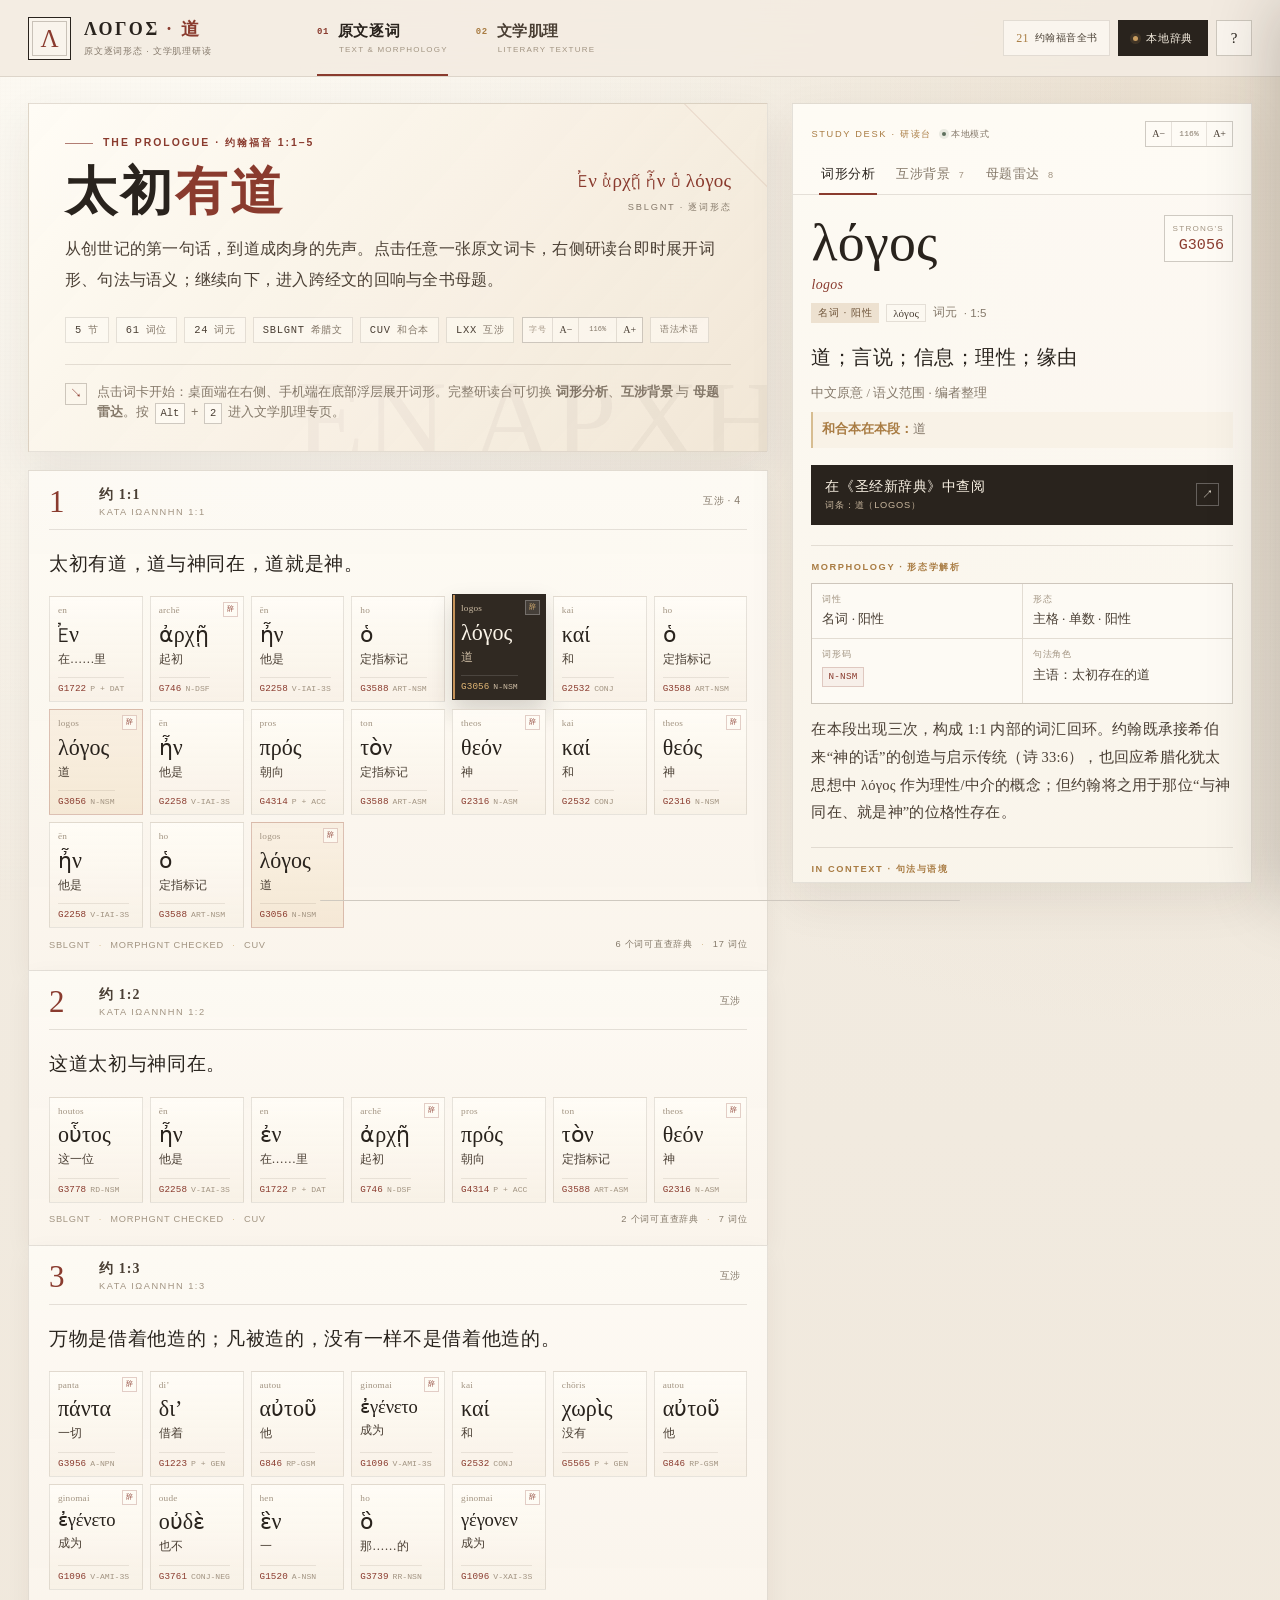
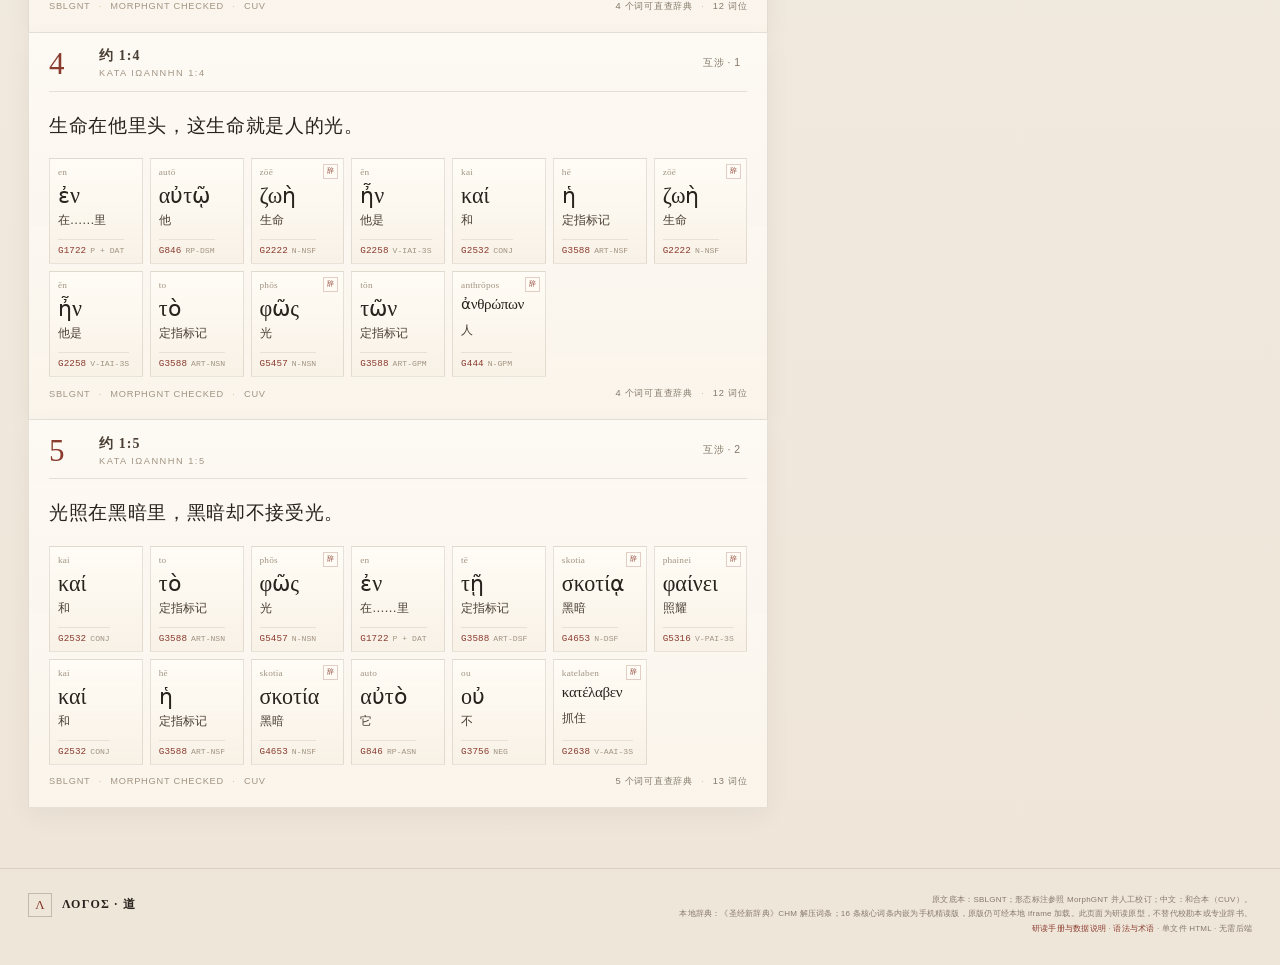
<file: index.html>
<!DOCTYPE html>
<html lang="zh-CN">
<head>
<meta charset="UTF-8">
<meta name="viewport" content="width=device-width, initial-scale=1.0">
<meta name="color-scheme" content="light">
<meta name="description" content="在本地浏览器运行的圣经原文逐词形态分析与文学肌理研读原型：约翰福音 1:1–5、SBLGNT 希腊文、Strong's、互涉背景、母题雷达，以及支持手机离线阅读的《圣经新辞典》16 条内嵌精读。">
<link rel="icon" href="data:image/svg+xml,%3Csvg xmlns='http://www.w3.org/2000/svg' viewBox='0 0 64 64'%3E%3Crect width='64' height='64' fill='%23f1eadf'/%3E%3Cpath d='M20 14 L32 50 L44 14' fill='none' stroke='%238a3b2e' stroke-width='3'/%3E%3C/svg%3E">
<title>ΛΟΓΟΣ · 道 — 圣经原文逐词形态分析与文学肌理研读</title>
<style>
/* ============================================================
   ΛΟΓΟΣ · 道
   单文件本地研读原型
   学术米色 / 原文衬线 / 双视图 / 本地辞典抽屉
   ============================================================ */
:root{
  --paper:#f1eadf;
  --paper-deep:#e8ddcd;
  --card:#fbf7ef;
  --card-bright:#fdfaf4;
  --card-warm:#f7efe2;
  --ink:#29231d;
  --ink-soft:#4a3f34;
  --muted:#85796a;
  --muted-2:#a29482;
  --line:rgba(61,48,35,.13);
  --line-strong:rgba(61,48,35,.24);
  --accent:#8a3b2e;
  --accent-soft:#b45a46;
  --gold:#a97c43;
  --gold-soft:#d7bd91;
  --sage:#5e705e;
  --blue:#3e5b68;
  --shadow:0 18px 45px rgba(59,44,28,.075);
  --shadow-soft:0 8px 24px rgba(59,44,28,.055);
  --serif:"Palatino Linotype","Book Antiqua",Georgia,"Times New Roman","Songti SC","STSong","Noto Serif SC","Source Han Serif SC","SimSun",serif;
  --latin:"Palatino Linotype","Book Antiqua",Georgia,"Times New Roman",serif;
  --sans:"Avenir Next","Segoe UI","PingFang SC","Microsoft YaHei",sans-serif;
  --mono:"Cascadia Mono","SFMono-Regular",Consolas,"Liberation Mono",monospace;
  --r:4px;
  --read-scale:1.16;
}
*{box-sizing:border-box}
html{scroll-behavior:smooth}
body{
  margin:0;
  min-width:320px;
  color:var(--ink);
  font-family:var(--sans);
  background:
    radial-gradient(circle at 8% -6%,rgba(255,253,247,.96),transparent 36%),
    radial-gradient(circle at 92% 4%,rgba(223,207,185,.46),transparent 34%),
    linear-gradient(180deg,#f3ede3 0%,var(--paper) 44%,#efe6d9 100%);
  -webkit-font-smoothing:antialiased;
  text-rendering:optimizeLegibility;
}
body::before{
  content:"";
  position:fixed;
  inset:0;
  z-index:0;
  pointer-events:none;
  opacity:.34;
  background-image:
    repeating-linear-gradient(0deg,rgba(78,62,44,.018) 0 1px,transparent 1px 4px),
    repeating-linear-gradient(90deg,rgba(78,62,44,.012) 0 1px,transparent 1px 5px);
  mix-blend-mode:multiply;
}
::selection{background:#dfc6a7;color:#241d17}
button,input{font:inherit}
button{color:inherit}
a{color:inherit}
[hidden]{display:none!important}
.sr-only{position:absolute;width:1px;height:1px;padding:0;margin:-1px;overflow:hidden;clip:rect(0,0,0,0);white-space:nowrap;border:0}
:focus-visible{outline:2px solid var(--accent);outline-offset:3px}

/* ---------- scrollbar ---------- */
*{scrollbar-width:thin;scrollbar-color:rgba(93,74,53,.35) transparent}
*::-webkit-scrollbar{width:8px;height:8px}
*::-webkit-scrollbar-track{background:transparent}
*::-webkit-scrollbar-thumb{background:rgba(93,74,53,.27);border-radius:8px}
*::-webkit-scrollbar-thumb:hover{background:rgba(93,74,53,.45)}

/* ---------- top bar ---------- */
.topbar{
  position:sticky;
  top:0;
  z-index:40;
  background:rgba(243,236,225,.9);
  border-bottom:1px solid var(--line);
  backdrop-filter:blur(18px) saturate(1.05);
  -webkit-backdrop-filter:blur(18px) saturate(1.05);
}
.topbar-inner{
  max-width:1600px;
  height:76px;
  margin:0 auto;
  padding:0 28px;
  display:flex;
  align-items:center;
  gap:26px;
}
.brand{
  display:flex;
  align-items:center;
  gap:13px;
  min-width:288px;
  flex:0 0 auto;
}
.brand-mark{
  width:43px;
  height:43px;
  border:1px solid var(--ink);
  display:grid;
  place-items:center;
  position:relative;
  flex:0 0 auto;
  color:var(--accent);
  font-family:var(--latin);
  font-size:25px;
  line-height:1;
  background:rgba(255,252,245,.45);
}
.brand-mark::before{
  content:"";
  position:absolute;
  inset:3px;
  border:1px solid rgba(61,48,35,.25);
  pointer-events:none;
}
.brand-title{
  font-family:var(--serif);
  font-size:18px;
  letter-spacing:.14em;
  font-weight:600;
  line-height:1.2;
}
.brand-title span{color:var(--accent)}
.brand-sub{
  margin-top:4px;
  color:var(--muted);
  font-size:9px;
  line-height:1.35;
  letter-spacing:.09em;
}
.view-switch{
  display:flex;
  align-items:stretch;
  align-self:stretch;
  gap:2px;
}
.view-tab{
  position:relative;
  border:0;
  background:transparent;
  padding:0 18px;
  display:flex;
  flex-direction:column;
  justify-content:center;
  gap:4px;
  cursor:pointer;
  color:var(--muted);
  transition:color .2s ease;
}
.view-tab .tab-top{
  display:flex;
  align-items:center;
  gap:9px;
  font-family:var(--serif);
  font-size:15px;
  font-weight:600;
  letter-spacing:.04em;
  color:var(--ink-soft);
  transition:color .2s ease;
}
.view-tab .tab-index{
  font-family:var(--mono);
  font-size:9px;
  color:var(--gold);
  letter-spacing:.06em;
}
.view-tab .tab-en{
  padding-left:22px;
  font-size:8px;
  letter-spacing:.15em;
  text-transform:uppercase;
  color:var(--muted-2);
}
.view-tab::after{
  content:"";
  position:absolute;
  left:18px;
  right:18px;
  bottom:0;
  height:2px;
  background:transparent;
  transition:background .2s ease;
}
.view-tab:hover{color:var(--ink)}
.view-tab.active .tab-top{color:var(--ink)}
.view-tab.active .tab-index{color:var(--accent)}
.view-tab.active::after{background:var(--accent)}
.top-actions{
  margin-left:auto;
  display:flex;
  align-items:center;
  gap:8px;
  flex:0 0 auto;
}
.book-link{
  height:36px;
  display:flex;
  align-items:center;
  gap:6px;
  padding:0 12px;
  border:1px solid var(--line);
  background:rgba(253,250,244,.66);
  color:var(--ink-soft);
  font-family:var(--serif);
  font-size:10px;
  letter-spacing:.04em;
  text-decoration:none;
  white-space:nowrap;
  transition:background .2s,border-color .2s,color .2s;
}
.book-link:hover{background:var(--card-bright);border-color:rgba(138,59,46,.35);color:var(--accent)}
.book-link i{font-family:var(--latin);font-style:normal;color:var(--gold);font-size:12px}
.book-short{display:none}
.icon-btn{
  width:36px;
  height:36px;
  border:1px solid var(--line-strong);
  background:rgba(253,250,244,.66);
  cursor:pointer;
  display:grid;
  place-items:center;
  font-family:var(--serif);
  font-size:15px;
  transition:background .2s,border-color .2s,transform .2s;
}
.icon-btn:hover{background:var(--card-bright);border-color:var(--accent);transform:translateY(-1px)}
.dict-quick{
  height:36px;
  border:1px solid var(--ink);
  background:var(--ink);
  color:#f8f0e2;
  padding:0 14px;
  display:flex;
  align-items:center;
  gap:8px;
  cursor:pointer;
  font-size:11px;
  letter-spacing:.06em;
  transition:background .2s,transform .2s;
}
.dict-quick:hover{background:#3a3128;transform:translateY(-1px)}
.dict-quick .dot{
  width:5px;
  height:5px;
  border-radius:50%;
  background:#c99d60;
  box-shadow:0 0 0 3px rgba(201,157,96,.14);
}

/* ---------- views ---------- */
.view{position:relative;z-index:1;display:none}
.view.is-active{display:block;animation:viewIn .42s cubic-bezier(.22,.7,.2,1) both}
@keyframes viewIn{from{opacity:0;transform:translateY(9px)}to{opacity:1;transform:none}}
@keyframes fadeUp{from{opacity:0;transform:translateY(12px)}to{opacity:1;transform:none}}

/* ---------- text view ---------- */
.text-layout{
  width:100%;
  max-width:1600px;
  margin:0 auto;
  padding:26px 28px 60px;
  display:grid;
  grid-template-columns:minmax(0,1.56fr) minmax(360px,.88fr);
  gap:24px;
  align-items:start;
}
.passage-column{min-width:0}
.passage-hero{
  position:relative;
  overflow:hidden;
  padding:32px 36px 27px;
  background:
    linear-gradient(132deg,rgba(255,252,245,.95) 0%,rgba(247,239,226,.92) 58%,rgba(241,230,213,.88) 100%);
  border:1px solid var(--line);
  box-shadow:var(--shadow);
  margin-bottom:18px;
  animation:fadeUp .45s ease both;
}
.passage-hero::before{
  content:"ΕΝ ΑΡΧΗ";
  position:absolute;
  right:-16px;
  bottom:-25px;
  font-family:var(--latin);
  font-size:112px;
  letter-spacing:.015em;
  white-space:nowrap;
  color:rgba(71,55,39,.045);
  pointer-events:none;
  line-height:1;
}
.passage-hero::after{
  content:"";
  position:absolute;
  top:0;
  right:0;
  width:118px;
  height:118px;
  border-left:1px solid rgba(138,59,46,.12);
  border-bottom:1px solid rgba(138,59,46,.12);
  transform:translate(60px,-60px) rotate(45deg);
  pointer-events:none;
}
.hero-kicker{
  display:flex;
  align-items:center;
  gap:10px;
  color:var(--accent);
  font-size:9px;
  letter-spacing:.19em;
  text-transform:uppercase;
  font-weight:600;
}
.hero-kicker::before{content:"";width:28px;height:1px;background:var(--accent);opacity:.65}
.hero-title-row{
  display:flex;
  align-items:flex-end;
  justify-content:space-between;
  gap:24px;
  margin-top:13px;
}
.hero-title{
  margin:0;
  font-family:var(--serif);
  font-size:clamp(38px,4.1vw,58px);
  line-height:1.08;
  letter-spacing:.055em;
  font-weight:600;
}
.hero-title em{font-style:normal;color:var(--accent)}
.hero-greek{
  text-align:right;
  font-family:var(--latin);
  font-size:clamp(17px,1.6vw,25px);
  line-height:1.5;
  color:var(--accent);
  letter-spacing:.015em;
  padding-bottom:5px;
  flex:0 0 auto;
}
.hero-greek small{
  display:block;
  margin-top:5px;
  font-family:var(--sans);
  color:var(--muted);
  font-size:8px;
  letter-spacing:.19em;
  text-transform:uppercase;
  white-space:nowrap;
}
.hero-sub{
  max-width:690px;
  margin:14px 0 0;
  color:var(--ink-soft);
  font-family:var(--serif);
  font-size:14px;
  line-height:1.95;
  letter-spacing:.015em;
}
.hero-meta{display:flex;flex-wrap:wrap;gap:7px;margin-top:20px}
.meta-pill{
  display:inline-flex;
  align-items:center;
  gap:6px;
  min-height:24px;
  padding:0 9px;
  border:1px solid var(--line);
  background:rgba(255,252,246,.45);
  color:var(--muted);
  font-size:9px;
  letter-spacing:.07em;
}
.meta-pill b{font-family:var(--mono);font-size:9px;color:var(--ink-soft);font-weight:500}
.font-inline{
  display:inline-flex;
  align-items:stretch;
  flex:0 0 auto;
  height:26px;
  border:1px solid var(--line-strong);
  background:rgba(255,252,246,.58);
  color:var(--muted);
  vertical-align:middle;
}
.font-inline-label{
  display:inline-flex;
  align-items:center;
  padding:0 6px;
  border-right:1px solid var(--line);
  color:var(--muted-2);
  font-size:8px;
  letter-spacing:.06em;
  white-space:nowrap;
}
.font-inline button{
  border:0;
  background:transparent;
  color:var(--ink-soft);
  cursor:pointer;
  font-family:var(--latin);
  font-size:10px;
  line-height:1;
  padding:0 6px;
  transition:background .18s,color .18s;
}
.font-inline button:hover{background:rgba(138,59,46,.08);color:var(--accent)}
.font-inline .font-inline-value{
  min-width:39px;
  border-left:1px solid var(--line);
  border-right:1px solid var(--line);
  color:var(--muted);
  font-family:var(--mono);
  font-size:7px;
  letter-spacing:.01em;
}
.font-inline.compact{height:26px}
.font-inline.compact button{font-size:10px;padding:0 6px}
.font-inline.compact .font-inline-value{min-width:36px;font-size:8px}
.hero-size{margin-left:1px}
.study-size{margin-left:auto}
.lit-size{margin-left:auto}
@media (max-width:900px){.lit-size{margin-left:0}}
.hero-guide{
  display:flex;
  align-items:flex-start;
  gap:10px;
  margin-top:21px;
  padding-top:17px;
  border-top:1px solid var(--line);
  color:var(--muted);
  font-size:11px;
  line-height:1.6;
}
.guide-mark{
  width:22px;
  height:22px;
  margin-top:1px;
  border:1px solid var(--line-strong);
  display:grid;
  place-items:center;
  font-family:var(--latin);
  color:var(--accent);
  font-size:12px;
  flex:0 0 auto;
}
.guide-kbd{
  display:inline-block;
  margin:0 2px;
  padding:1px 5px;
  border:1px solid var(--line-strong);
  background:rgba(255,252,246,.65);
  font-family:var(--mono);
  font-size:9px;
  color:var(--ink-soft);
}

/* ---------- verse cards ---------- */
.verse-list{display:flex;flex-direction:column;gap:0}
.verse-card{
  position:relative;
  scroll-margin-top:92px;
  background:linear-gradient(180deg,rgba(253,250,244,.96),rgba(250,245,236,.95));
  border:1px solid var(--line);
  border-top:0;
  padding:0 20px 19px;
  box-shadow:var(--shadow-soft);
  animation:fadeUp .45s ease both;
}
.verse-card:first-child{border-top:1px solid var(--line)}
.verse-card::before{
  content:"";
  position:absolute;
  left:-1px;
  top:18px;
  bottom:18px;
  width:2px;
  background:linear-gradient(180deg,transparent,rgba(138,59,46,.24),transparent);
  opacity:0;
  transition:opacity .25s;
}
.verse-card:hover::before{opacity:1}
.verse-head{
  display:flex;
  align-items:center;
  gap:12px;
  padding:14px 0 12px;
  border-bottom:1px solid var(--line);
}
.verse-number{
  font-family:var(--latin);
  font-size:31px;
  line-height:1;
  color:var(--accent);
  min-width:38px;
  padding-top:1px;
}
.verse-ref{display:flex;flex-direction:column;gap:3px}
.verse-ref .zh{
  font-family:var(--serif);
  font-size:12px;
  font-weight:600;
  letter-spacing:.08em;
  color:var(--ink-soft);
}
.verse-ref .gk{
  font-family:var(--sans);
  font-size:8px;
  letter-spacing:.16em;
  text-transform:uppercase;
  color:var(--muted-2);
}
.verse-tools{margin-left:auto;display:flex;align-items:center;gap:6px}
.verse-link{
  border:1px solid transparent;
  background:transparent;
  color:var(--muted);
  padding:4px 6px;
  font-size:9px;
  letter-spacing:.04em;
  cursor:pointer;
  transition:color .2s,border-color .2s,background .2s;
}
.verse-link:hover{color:var(--accent);border-color:var(--line);background:rgba(255,252,246,.6)}
.verse-cn{
  padding:15px 0 13px;
  font-family:var(--serif);
  font-size:16.5px;
  line-height:2;
  letter-spacing:.035em;
  color:var(--ink);
}
.verse-cn .pun{color:var(--muted-2)}
.word-grid{
  display:grid;
  grid-template-columns:repeat(auto-fill,minmax(calc(84px * var(--read-scale)),1fr));
  gap:7px;
}
.word-card{
  position:relative;
  min-height:106px;
  padding:8px 8px 7px;
  border:1px solid rgba(75,60,44,.13);
  background:linear-gradient(180deg,rgba(255,252,246,.95),rgba(248,241,230,.9));
  text-align:left;
  cursor:pointer;
  overflow:hidden;
  display:flex;
  flex-direction:column;
  transition:transform .18s ease,border-color .18s ease,background .18s ease,box-shadow .18s ease;
}
.word-card::after{
  content:"";
  position:absolute;
  left:0;
  top:0;
  width:2px;
  height:0;
  background:var(--accent);
  transition:height .22s ease;
}
.word-card:hover{
  transform:translateY(-2px);
  border-color:rgba(138,59,46,.35);
  box-shadow:0 7px 16px rgba(63,48,31,.08);
}
.word-card:hover::after{height:100%}
.word-card .wc-tr{
  font-family:var(--latin);
  font-size:8px;
  line-height:1.2;
  color:var(--muted-2);
  letter-spacing:.02em;
  white-space:nowrap;
  overflow:hidden;
  text-overflow:ellipsis;
}
.word-card .wc-greek{
  margin:5px 0 3px;
  font-family:var(--latin);
  font-size:19px;
  line-height:1.18;
  color:var(--ink);
  min-height:23px;
  white-space:nowrap;
  overflow-wrap:normal;
}
.word-card .wc-greek.semi-long-greek{
  font-size:16px;
  letter-spacing:-.012em;
}
.word-card .wc-greek.long-greek{
  font-size:15px;
  letter-spacing:-.02em;
}
.word-card .wc-greek.xlong-greek{
  font-size:13px;
  letter-spacing:-.025em;
}
.wc-dict{
  position:absolute;
  top:5px;
  right:5px;
  width:15px;
  height:15px;
  border:1px solid rgba(138,59,46,.24);
  background:rgba(255,252,246,.75);
  color:var(--accent);
  display:grid;
  place-items:center;
  font-family:var(--serif);
  font-size:7px;
  line-height:1;
  z-index:2;
  transition:background .18s,color .18s,border-color .18s;
}
.wc-dict:hover{background:var(--accent);color:#fff7ea;border-color:var(--accent)}
.word-card.active .wc-dict{background:rgba(255,255,255,.1);border-color:rgba(255,255,255,.25);color:#e3b876}
.word-card.active .wc-dict:hover{background:#e3b876;color:#302922}
.word-card .wc-gloss{
  margin-bottom:auto;
  font-family:var(--serif);
  font-size:10.5px;
  line-height:1.4;
  color:var(--ink-soft);
}
.word-card .wc-foot{
  display:flex;
  align-items:center;
  justify-content:space-between;
  gap:4px;
  margin-top:7px;
  padding-top:5px;
  border-top:1px solid rgba(75,60,44,.1);
  font-family:var(--mono);
  font-size:8px;
  color:var(--muted);
}
.word-card .wc-strong{color:var(--accent);letter-spacing:.01em}
.word-card .wc-code{font-size:7px;color:var(--muted-2);letter-spacing:0}
.word-card.same-lemma{
  border-color:rgba(138,59,46,.26);
  background:linear-gradient(180deg,rgba(249,239,225,.96),rgba(244,231,211,.92));
}
.word-card.active{
  background:#302922;
  border-color:#302922;
  box-shadow:0 12px 23px rgba(46,40,33,.18);
  transform:translateY(-2px);
}
.word-card.active .wc-greek{color:#fbf4e8}
.word-card.active .wc-tr,
.word-card.active .wc-gloss,
.word-card.active .wc-foot,
.word-card.active .wc-code{color:#cdbca4}
.word-card.active .wc-strong{color:#e3b876}
.word-card.active .wc-foot{border-color:rgba(255,255,255,.13)}
.word-card.active::after{height:100%;background:#c6945b}
.verse-foot{
  display:flex;
  align-items:center;
  justify-content:space-between;
  gap:12px;
  margin-top:10px;
  color:var(--muted-2);
  font-size:8px;
  letter-spacing:.08em;
  text-transform:uppercase;
}
.verse-foot .dot-sep{display:inline-block;margin:0 5px;color:var(--gold-soft)}
.verse-foot .dict-count{color:var(--muted)}

/* ---------- inline word study (mobile / tablet) ---------- */
.inline-study{
  position:relative;
  margin:14px -20px -19px;
  padding:15px 20px 18px;
  border-top:1px solid var(--line-strong);
  background:
    linear-gradient(180deg,rgba(246,235,217,.92),rgba(250,245,236,.96));
  animation:inlineStudyIn .26s cubic-bezier(.22,.7,.2,1) both;
}
@keyframes inlineStudyIn{
  from{opacity:0;transform:translateY(-5px)}
  to{opacity:1;transform:none}
}
.inline-study-head{
  display:flex;
  align-items:center;
  justify-content:space-between;
  gap:12px;
  margin-bottom:11px;
}
.inline-study-kicker{
  color:var(--gold);
  font-size:8px;
  letter-spacing:.13em;
  text-transform:uppercase;
}
.inline-study-close{
  width:26px;
  height:26px;
  border:1px solid var(--line);
  background:rgba(255,252,246,.5);
  color:var(--muted);
  display:grid;
  place-items:center;
  cursor:pointer;
  font-size:15px;
  line-height:1;
}
.inline-study-close:hover{color:var(--accent);border-color:rgba(138,59,46,.3)}
.inline-study .word-hero{margin-top:1px}
.inline-study .word-greek{font-size:clamp(34px,4vw,44px)}
.inline-study .word-lemma{margin-top:8px}
.inline-study .meaning-lead{margin-top:13px;font-size:calc(16px * var(--read-scale))}
.inline-study .dict-btn{margin-top:12px;padding:10px 11px}
.inline-study .detail-block{margin-top:15px;padding-top:12px}
.inline-study .parse-grid{grid-template-columns:1fr 1fr}
.inline-study .note-text{font-size:calc(12px * var(--read-scale))}
.inline-study-link{
  margin-top:13px;
  border:0;
  border-bottom:1px dashed var(--line-strong);
  background:transparent;
  padding:0 0 3px;
  color:var(--accent);
  cursor:pointer;
  font-family:var(--serif);
  font-size:10px;
  letter-spacing:.03em;
}
.inline-study-link:hover{color:var(--ink)}
@media (max-width:700px){
  .inline-study{margin:12px -13px -15px;padding:13px 13px 15px}
  .inline-study .parse-grid{grid-template-columns:1fr}
  .inline-study .word-greek{font-size:38px}
  .inline-study-kicker{font-size:7px}
}
@media (max-width:420px){
  .inline-study .word-hero{gap:8px}
  .inline-study .strong-badge{min-width:61px}
}

/* ---------- mobile word sheet (replaces page jump) ---------- */
.word-sheet-backdrop{
  position:fixed;
  inset:0;
  z-index:77;
  background:rgba(31,25,19,.28);
  backdrop-filter:blur(2px);
  opacity:0;
  visibility:hidden;
  transition:opacity .24s,visibility .24s;
}
.word-sheet-backdrop.show{opacity:1;visibility:visible}
.word-sheet{
  position:fixed;
  z-index:78;
  left:50%;
  bottom:0;
  width:min(640px,100vw);
  max-height:min(84dvh,820px);
  display:flex;
  flex-direction:column;
  background:var(--card);
  border:1px solid var(--line-strong);
  border-bottom:0;
  border-radius:14px 14px 0 0;
  box-shadow:0 -24px 70px rgba(40,31,22,.22);
  transform:translate(-50%,105%);
  transition:transform .36s cubic-bezier(.22,.75,.19,1);
  overflow:hidden;
}
.word-sheet.open{transform:translate(-50%,0)}
.word-sheet-scroll{
  flex:1 1 auto;
  min-height:0;
  overflow-y:auto;
  overscroll-behavior:contain;
}
.word-sheet .inline-study{
  margin:0;
  padding:14px 20px 26px;
  border-top:0;
  background:transparent;
  animation:none;
}
.word-sheet .inline-study-head{margin-bottom:8px}
.word-sheet .sheet-type-row{justify-content:flex-end;margin-top:0;margin-bottom:8px}
body.word-sheet-open,body.drawer-open,body.modal-open{overflow:hidden}
body.public-site .dict-path-box,
body.public-site .help-settings,
body.public-site #drawerExternal,
body.public-site .dict-mode-bar{display:none!important}
@media (max-width:700px){
  .word-sheet{max-height:86dvh;border-radius:13px 13px 0 0}
  .word-sheet .inline-study{padding:10px 14px calc(22px + env(safe-area-inset-bottom))}
}

/* ---------- study desk ---------- */
.study-desk{
  position:sticky;
  top:96px;
  scroll-margin-top:84px;
  height:calc(100vh - 120px);
  min-height:540px;
  display:flex;
  flex-direction:column;
  background:linear-gradient(180deg,rgba(253,250,244,.97),rgba(249,244,235,.97));
  border:1px solid var(--line);
  box-shadow:var(--shadow);
  overflow:hidden;
}
.study-head{
  flex:0 0 auto;
  padding:17px 18px 0;
  border-bottom:1px solid var(--line);
  background:rgba(255,252,246,.42);
}
.study-kicker{
  display:flex;
  align-items:center;
  justify-content:space-between;
  gap:10px;
  color:var(--gold);
  font-size:8px;
  letter-spacing:.18em;
  text-transform:uppercase;
}
.study-kicker .local-ind{
  display:inline-flex;
  align-items:center;
  gap:5px;
  color:var(--muted);
  letter-spacing:.08em;
  text-transform:none;
}
.study-kicker .local-ind i{
  width:4px;
  height:4px;
  border-radius:50%;
  background:var(--sage);
  box-shadow:0 0 0 3px rgba(94,112,94,.12);
}
.study-tabs{display:flex;gap:1px;margin-top:11px}
.study-tab{
  position:relative;
  border:0;
  background:transparent;
  padding:8px 10px 11px;
  color:var(--muted);
  cursor:pointer;
  font-size:11px;
  letter-spacing:.04em;
  transition:color .2s;
}
.study-tab .count{
  display:inline-block;
  margin-left:4px;
  font-family:var(--mono);
  font-size:8px;
  color:var(--muted-2);
}
.study-tab::after{
  content:"";
  position:absolute;
  left:8px;
  right:8px;
  bottom:-1px;
  height:2px;
  background:transparent;
  transition:background .2s;
}
.study-tab:hover{color:var(--ink)}
.study-tab.active{color:var(--ink)}
.study-tab.active .count{color:var(--accent)}
.study-tab.active::after{background:var(--accent)}
.study-scroll{
  flex:1 1 auto;
  overflow-y:auto;
  padding:20px 18px 28px;
  overscroll-behavior:contain;
}

/* ---------- word detail ---------- */
.word-hero{display:flex;align-items:flex-start;justify-content:space-between;gap:14px}
.word-greek{
  margin:0;
  font-family:var(--latin);
  font-size:clamp(40px,4.2vw,54px);
  line-height:1.02;
  letter-spacing:.005em;
  color:var(--ink);
  font-weight:400;
}
.word-translit{
  margin-top:7px;
  font-family:var(--latin);
  font-size:12px;
  color:var(--accent);
  font-style:italic;
  letter-spacing:.025em;
}
.strong-badge{
  flex:0 0 auto;
  min-width:67px;
  padding:8px 8px 7px;
  border:1px solid var(--line-strong);
  background:rgba(255,252,246,.65);
  text-align:right;
}
.strong-badge small{
  display:block;
  color:var(--muted-2);
  font-size:7px;
  letter-spacing:.15em;
  text-transform:uppercase;
}
.strong-badge b{
  display:block;
  margin-top:3px;
  font-family:var(--mono);
  font-size:13px;
  font-weight:500;
  color:var(--accent);
}
.strong-badge .lemma-strong{
  display:block;
  margin-top:3px;
  color:var(--muted-2);
  font-family:var(--mono);
  font-size:7px;
  letter-spacing:.03em;
}
.word-lemma{
  display:flex;
  flex-wrap:wrap;
  align-items:center;
  gap:7px;
  margin-top:10px;
  color:var(--muted);
  font-size:10px;
}
.word-lemma .lemma-tag{
  border:1px solid var(--line);
  padding:2px 6px;
  color:var(--ink-soft);
  font-family:var(--latin);
  font-size:11px;
}
.pos-tag{
  display:inline-flex;
  align-items:center;
  padding:3px 7px;
  background:#ede1d0;
  color:#6d5338;
  font-size:9px;
  letter-spacing:.07em;
}
.meaning-lead{
  margin:18px 0 0;
  font-family:var(--serif);
  font-size:17px;
  line-height:1.72;
  letter-spacing:.025em;
  color:var(--ink);
}
.meaning-sub{
  margin:7px 0 0;
  font-family:var(--serif);
  font-size:11px;
  line-height:1.75;
  color:var(--muted);
}
.cuv-word{
  margin:8px 0 0;
  padding:7px 9px;
  border-left:2px solid var(--gold-soft);
  background:rgba(216,190,148,.09);
  color:var(--muted);
  font-family:var(--serif);
  font-size:11px;
  line-height:1.7;
}
.cuv-word b{color:var(--gold);font-weight:600}
.dict-btn{
  width:100%;
  margin-top:17px;
  padding:12px 13px;
  border:1px solid var(--ink);
  background:var(--ink);
  color:#fbf3e5;
  display:flex;
  align-items:center;
  justify-content:space-between;
  gap:12px;
  text-align:left;
  cursor:pointer;
  transition:background .2s,transform .2s,box-shadow .2s;
}
.dict-btn:hover{background:#3c3329;transform:translateY(-1px);box-shadow:0 8px 20px rgba(42,35,27,.18)}
.dict-btn .db-main{display:flex;flex-direction:column;gap:3px}
.dict-btn .db-title{font-family:var(--serif);font-size:12px;letter-spacing:.04em}
.dict-btn .db-sub{font-size:8px;letter-spacing:.08em;color:#c9b79e}
.dict-btn .db-arrow{
  width:23px;
  height:23px;
  border:1px solid rgba(255,255,255,.28);
  display:grid;
  place-items:center;
  font-size:11px;
  flex:0 0 auto;
}
.dict-btn.is-index .db-sub{color:#d7bd91}
.detail-block{
  margin-top:20px;
  padding-top:15px;
  border-top:1px solid var(--line);
}
.detail-label{
  margin:0 0 9px;
  color:var(--gold);
  font-size:8px;
  line-height:1.4;
  letter-spacing:.17em;
  text-transform:uppercase;
  font-weight:600;
}
.parse-grid{
  display:grid;
  grid-template-columns:1fr 1fr;
  gap:1px;
  border:1px solid var(--line);
  background:var(--line);
}
.parse-cell{background:var(--card-bright);padding:9px 10px}
.parse-cell dt{
  color:var(--muted-2);
  font-size:8px;
  line-height:1.3;
  letter-spacing:.09em;
  text-transform:uppercase;
}
.parse-cell dd{
  margin:4px 0 0;
  color:var(--ink-soft);
  font-family:var(--serif);
  font-size:11.5px;
  line-height:1.55;
}
.parse-code{
  display:inline-block;
  margin-bottom:7px;
  padding:2px 5px;
  border:1px solid rgba(138,59,46,.22);
  background:rgba(138,59,46,.055);
  color:var(--accent);
  font-family:var(--mono);
  font-size:8px;
  letter-spacing:.03em;
}
.note-text{
  margin:0;
  color:var(--ink-soft);
  font-family:var(--serif);
  font-size:12.5px;
  line-height:1.92;
  letter-spacing:.015em;
}
.note-text + .note-text{margin-top:7px}
.role-line{
  display:flex;
  align-items:flex-start;
  gap:8px;
  margin:0 0 8px;
  color:var(--ink-soft);
  font-family:var(--serif);
  font-size:12px;
  line-height:1.75;
}
.role-line::before{
  content:"›";
  color:var(--accent);
  font-family:var(--latin);
  font-size:16px;
  line-height:1.2;
  flex:0 0 auto;
}
.occurrence-strip{display:flex;flex-wrap:wrap;gap:5px;margin-top:2px}
.occ-chip{
  display:inline-flex;
  align-items:baseline;
  gap:5px;
  padding:4px 7px;
  border:1px solid var(--line);
  background:rgba(255,252,246,.55);
  color:var(--ink-soft);
  cursor:pointer;
  font-family:var(--latin);
  font-size:11px;
  transition:background .18s,border-color .18s,color .18s;
}
.occ-chip small{font-family:var(--sans);font-size:8px;color:var(--muted)}
.occ-chip:hover{border-color:rgba(138,59,46,.34);background:#f4e8d8}
.occ-chip.active{background:var(--accent);border-color:var(--accent);color:#fff7ea}
.occ-chip.active small{color:#e6cdb4}
.echo-list{display:flex;flex-direction:column;gap:5px}
.echo-btn{
  border:0;
  border-bottom:1px dashed var(--line);
  background:transparent;
  padding:6px 0;
  display:flex;
  align-items:center;
  gap:8px;
  text-align:left;
  cursor:pointer;
  color:var(--ink-soft);
  font-family:var(--serif);
  font-size:11.5px;
  line-height:1.5;
}
.echo-btn:hover{color:var(--accent)}
.echo-btn .echo-ref{
  flex:0 0 auto;
  color:var(--accent);
  font-family:var(--sans);
  font-size:9px;
  letter-spacing:.02em;
}
.echo-btn .echo-arrow{margin-left:auto;color:var(--muted-2);font-size:10px}
.mini-note{
  margin:11px 0 0;
  padding:9px 10px;
  border-left:2px solid var(--gold-soft);
  background:rgba(216,190,148,.09);
  color:var(--muted);
  font-size:9.5px;
  line-height:1.7;
}

/* ---------- intertext panel ---------- */
.panel-intro{
  margin:0 0 15px;
  color:var(--muted);
  font-family:var(--serif);
  font-size:12px;
  line-height:1.8;
}
.panel-title-row{
  display:flex;
  align-items:flex-start;
  justify-content:space-between;
  gap:10px;
  margin-bottom:6px;
}
.panel-title{
  margin:0;
  font-family:var(--serif);
  font-size:20px;
  font-weight:600;
  letter-spacing:.04em;
}
.panel-sub{
  color:var(--accent);
  font-family:var(--latin);
  font-size:10px;
  letter-spacing:.09em;
  white-space:nowrap;
}
.filter-row{display:flex;flex-wrap:wrap;gap:5px;margin:13px 0 16px}
.filter-chip{
  border:1px solid var(--line);
  background:rgba(255,252,246,.5);
  color:var(--muted);
  padding:5px 8px;
  font-size:9px;
  cursor:pointer;
  transition:background .18s,color .18s,border-color .18s;
}
.filter-chip:hover{border-color:rgba(138,59,46,.32);color:var(--ink)}
.filter-chip.active{background:var(--ink);border-color:var(--ink);color:#f8f0e2}
.intertext-list{display:flex;flex-direction:column;gap:10px}
.it-card{
  border:1px solid var(--line);
  background:rgba(255,252,246,.62);
  padding:13px 13px 12px;
  transition:border-color .2s,box-shadow .2s,background .2s;
}
.it-card:hover{border-color:rgba(138,59,46,.24);box-shadow:0 5px 14px rgba(63,48,31,.05)}
.it-card.is-focused{border-color:rgba(138,59,46,.45);background:#fbf3e6;box-shadow:0 7px 18px rgba(63,48,31,.08)}
.it-top{display:flex;align-items:flex-start;justify-content:space-between;gap:8px}
.it-ref{
  font-family:var(--serif);
  font-size:14px;
  font-weight:600;
  letter-spacing:.04em;
  color:var(--ink);
}
.it-type{
  flex:0 0 auto;
  padding:2px 6px;
  border:1px solid rgba(138,59,46,.23);
  color:var(--accent);
  font-size:8px;
  line-height:1.5;
  letter-spacing:.04em;
}
.it-original{
  margin-top:9px;
  color:var(--ink-soft);
  font-family:var(--latin);
  font-size:14px;
  line-height:1.75;
}
.it-original.hebrew{
  direction:rtl;
  text-align:right;
  font-size:17px;
  line-height:1.9;
  font-family:"Times New Roman","SBL Hebrew","David",var(--serif);
  color:#3f3327;
}
.it-greek{
  margin-top:7px;
  color:#70513a;
  font-family:var(--latin);
  font-size:12.5px;
  line-height:1.72;
}
.it-cn{
  margin-top:8px;
  color:var(--ink-soft);
  font-family:var(--serif);
  font-size:12px;
  line-height:1.8;
}
.it-shared{display:flex;flex-wrap:wrap;gap:4px;margin-top:8px}
.it-shared span{
  padding:2px 5px;
  background:#efe2cf;
  color:#6d5338;
  font-family:var(--latin);
  font-size:9px;
  line-height:1.5;
}
.it-note{
  margin:8px 0 0;
  padding-top:8px;
  border-top:1px dashed var(--line);
  color:var(--muted);
  font-family:var(--serif);
  font-size:10.5px;
  line-height:1.8;
}
.it-actions{display:flex;align-items:center;gap:8px;margin-top:7px}
.it-jump{
  border:0;
  background:transparent;
  padding:0;
  color:var(--accent);
  cursor:pointer;
  font-size:9px;
  letter-spacing:.03em;
}
.it-jump:hover{text-decoration:underline}
.it-tagline{color:var(--muted-2);font-size:8px;letter-spacing:.04em}

/* ---------- motif panel ---------- */
.motif-head-note{
  margin:0 0 12px;
  color:var(--muted);
  font-family:var(--serif);
  font-size:11px;
  line-height:1.75;
}
.radar-box{
  position:relative;
  border:1px solid var(--line);
  background:
    radial-gradient(circle at 50% 45%,rgba(255,252,246,.9),rgba(245,236,221,.75));
  padding:7px 5px 3px;
  overflow:visible;
}
.radar-box::before{
  content:"MOTIF RADAR";
  position:absolute;
  left:9px;
  top:7px;
  color:var(--muted-2);
  font-family:var(--mono);
  font-size:7px;
  letter-spacing:.12em;
}
#radarCanvas{display:block;width:100%;height:278px;cursor:crosshair}
.radar-tip{
  position:absolute;
  z-index:2;
  padding:4px 7px;
  background:var(--ink);
  color:#f8f0e2;
  font-size:9px;
  line-height:1.45;
  pointer-events:none;
  white-space:nowrap;
  transform:translate(-50%,-100%);
  opacity:0;
  transition:opacity .12s;
}
.radar-tip.show{opacity:1}
.radar-foot{
  display:flex;
  align-items:center;
  justify-content:space-between;
  gap:8px;
  margin-top:7px;
  color:var(--muted-2);
  font-size:8px;
  line-height:1.5;
}
.radar-foot .legend-dot{
  display:inline-block;
  width:5px;
  height:5px;
  margin-right:4px;
  background:var(--accent);
  transform:rotate(45deg);
}
.freq-list{margin-top:14px;display:flex;flex-direction:column;gap:1px}
.freq-row{
  display:grid;
  grid-template-columns:17px minmax(0,1fr) 36px;
  align-items:center;
  gap:7px;
  width:100%;
  border:0;
  border-bottom:1px solid rgba(61,48,35,.075);
  background:transparent;
  padding:6px 3px;
  text-align:left;
  cursor:pointer;
  transition:background .16s;
}
.freq-row:hover{background:rgba(255,252,246,.72)}
.freq-row.active{background:#f2e5d2}
.freq-rank{
  font-family:var(--mono);
  font-size:7px;
  color:var(--muted-2);
}
.freq-mid{min-width:0}
.freq-name{
  display:flex;
  align-items:baseline;
  gap:5px;
  color:var(--ink-soft);
  font-family:var(--serif);
  font-size:10.5px;
  white-space:nowrap;
  overflow:hidden;
  text-overflow:ellipsis;
}
.freq-name em{
  color:var(--muted);
  font-family:var(--latin);
  font-size:9.5px;
  font-style:normal;
}
.freq-bar{
  height:3px;
  margin-top:3px;
  background:#e7dac7;
  overflow:hidden;
}
.freq-bar i{
  display:block;
  height:100%;
  background:var(--accent);
  transform-origin:left;
  transition:width .45s cubic-bezier(.2,.7,.2,1);
}
.freq-count{
  text-align:right;
  color:var(--accent);
  font-family:var(--mono);
  font-size:10px;
}
.freq-count small{display:block;color:var(--muted-2);font-size:7px;line-height:1.3}
.motif-readout{
  margin-top:15px;
  padding:12px 12px 11px;
  border:1px solid var(--line);
  background:rgba(247,239,226,.75);
}
.motif-readout-top{display:flex;align-items:flex-start;justify-content:space-between;gap:8px}
.motif-readout h4{
  margin:0;
  font-family:var(--serif);
  font-size:14px;
  font-weight:600;
  letter-spacing:.03em;
}
.motif-readout h4 span{
  margin-left:5px;
  color:var(--accent);
  font-family:var(--latin);
  font-size:11px;
}
.motif-big-count{
  color:var(--accent);
  font-family:var(--latin);
  font-size:22px;
  line-height:1;
}
.motif-big-count small{font-family:var(--sans);font-size:8px;color:var(--muted)}
.motif-readout p{
  margin:8px 0 0;
  color:var(--muted);
  font-family:var(--serif);
  font-size:10.5px;
  line-height:1.75;
}
.chapter-strip{
  display:flex;
  align-items:flex-end;
  gap:2px;
  height:32px;
  margin-top:10px;
  padding-top:4px;
  border-top:1px solid var(--line);
}
.chapter-strip i{
  flex:1;
  min-height:1px;
  background:var(--gold-soft);
  opacity:.7;
  position:relative;
}
.chapter-strip i.hot{background:var(--accent);opacity:1}
.chapter-axis{
  display:flex;
  justify-content:space-between;
  margin-top:3px;
  color:var(--muted-2);
  font-family:var(--mono);
  font-size:7px;
}
.data-note{
  margin:12px 0 0;
  color:var(--muted-2);
  font-size:8px;
  line-height:1.65;
}

/* ---------- literary view ---------- */
.literary-wrap{
  max-width:1440px;
  margin:0 auto;
  padding:30px 28px 60px;
}
.lit-hero{
  position:relative;
  overflow:hidden;
  padding:36px 38px 31px;
  border:1px solid var(--line);
  background:
    linear-gradient(118deg,rgba(255,252,245,.94),rgba(247,239,226,.88) 58%,rgba(239,226,207,.84));
  box-shadow:var(--shadow);
  margin-bottom:16px;
}
.lit-hero::before{
  content:"ΛΟΓΟΣ";
  position:absolute;
  right:1.5%;
  top:50%;
  transform:translateY(-50%);
  color:rgba(93,74,53,.055);
  font-family:var(--latin);
  font-size:clamp(80px,12vw,166px);
  line-height:1;
  letter-spacing:.04em;
  pointer-events:none;
}
.lit-hero::after{
  content:"";
  position:absolute;
  top:18px;
  right:18px;
  bottom:18px;
  width:104px;
  border-left:1px solid rgba(138,59,46,.12);
  pointer-events:none;
}
.lit-kicker{
  color:var(--accent);
  font-size:9px;
  letter-spacing:.2em;
  text-transform:uppercase;
  font-weight:600;
}
.lit-hero h1{
  position:relative;
  z-index:1;
  margin:12px 0 0;
  font-family:var(--serif);
  font-size:clamp(43px,5vw,74px);
  line-height:1.08;
  letter-spacing:.06em;
  font-weight:600;
}
.lit-hero h1 em{font-style:normal;color:var(--accent)}
.lit-hero p{
  position:relative;
  z-index:1;
  max-width:760px;
  margin:15px 0 0;
  color:var(--ink-soft);
  font-family:var(--serif);
  font-size:14px;
  line-height:1.95;
  letter-spacing:.02em;
}
.lit-meta{
  position:relative;
  z-index:1;
  display:flex;
  flex-wrap:wrap;
  gap:8px;
  margin-top:22px;
}
.lit-meta span{
  padding:5px 9px;
  border:1px solid var(--line);
  background:rgba(255,252,246,.46);
  color:var(--muted);
  font-size:9px;
  letter-spacing:.06em;
}
.dimension-bar{
  position:sticky;
  top:76px;
  z-index:20;
  display:flex;
  align-items:center;
  gap:6px;
  margin:0 0 34px;
  padding:13px 0;
  border-bottom:1px solid var(--line);
  background:rgba(242,235,224,.91);
  backdrop-filter:blur(14px);
  -webkit-backdrop-filter:blur(14px);
  overflow-x:auto;
}
.dimension-label{
  flex:0 0 auto;
  padding-right:8px;
  color:var(--muted);
  font-size:9px;
  letter-spacing:.15em;
  text-transform:uppercase;
}
.dim-chip{
  flex:0 0 auto;
  border:1px solid var(--line);
  background:rgba(255,252,246,.45);
  color:var(--muted);
  padding:7px 11px;
  display:flex;
  align-items:center;
  gap:7px;
  cursor:pointer;
  font-family:var(--serif);
  font-size:11.5px;
  letter-spacing:.03em;
  transition:background .2s,color .2s,border-color .2s;
}
.dim-chip .num{
  font-family:var(--mono);
  font-size:8px;
  color:var(--gold);
}
.dim-chip:hover{border-color:rgba(138,59,46,.3);color:var(--ink)}
.dim-chip.active{background:var(--ink);border-color:var(--ink);color:#faf2e5}
.dim-chip.active .num{color:#d8b27b}
.dim-spacer{flex:1 1 auto;min-width:12px}
.dim-hint{
  flex:0 0 auto;
  color:var(--muted-2);
  font-size:8px;
  letter-spacing:.06em;
}
.lit-section{
  margin-bottom:62px;
  scroll-margin-top:155px;
}
.lit-section[hidden]{display:none}
.lit-section.reveal{animation:fadeUp .36s ease both}
.section-heading{
  display:grid;
  grid-template-columns:46px minmax(0,1fr) auto;
  gap:13px;
  align-items:start;
  padding-top:17px;
  border-top:1px solid var(--line-strong);
  margin-bottom:24px;
}
.section-index{
  color:var(--accent);
  font-family:var(--mono);
  font-size:10px;
  line-height:1.5;
  letter-spacing:.08em;
  padding-top:4px;
}
.section-heading h2{
  margin:0;
  font-family:var(--serif);
  font-size:28px;
  line-height:1.24;
  letter-spacing:.045em;
  font-weight:600;
}
.section-heading .en{
  display:block;
  margin-top:5px;
  color:var(--muted);
  font-size:8px;
  letter-spacing:.16em;
  text-transform:uppercase;
}
.section-note{
  padding-top:5px;
  color:var(--muted-2);
  font-size:8px;
  letter-spacing:.07em;
  white-space:nowrap;
}
.chiasm-layout{
  display:grid;
  grid-template-columns:minmax(0,1.18fr) minmax(280px,.82fr);
  gap:20px;
  align-items:start;
}
.chiasm-figure{
  position:relative;
  padding:22px 24px 20px;
  border:1px solid var(--line);
  background:linear-gradient(180deg,rgba(253,250,244,.95),rgba(249,243,234,.96));
  box-shadow:var(--shadow-soft);
  overflow:hidden;
}
.chiasm-figure::before{
  content:"A · B · C · X · C′ · B′ · A′";
  display:block;
  padding-bottom:12px;
  margin-bottom:10px;
  border-bottom:1px solid var(--line);
  color:var(--muted-2);
  font-family:var(--latin);
  font-size:9px;
  letter-spacing:.18em;
}
.chi-rows{position:relative;padding-left:4px}
.chi-rows::before{
  content:"";
  position:absolute;
  left:23px;
  top:9px;
  bottom:9px;
  width:1px;
  background:linear-gradient(180deg,transparent,rgba(138,59,46,.24) 12%,rgba(138,59,46,.24) 88%,transparent);
}
.chi-row{
  position:relative;
  display:grid;
  grid-template-columns:47px minmax(0,1fr) 35px;
  gap:11px;
  align-items:center;
  min-height:68px;
  margin-left:0;
  padding:5px 0;
}
.chi-letter{
  position:relative;
  z-index:1;
  width:31px;
  height:31px;
  margin-left:7px;
  display:grid;
  place-items:center;
  border:1px solid var(--tone);
  background:var(--card-bright);
  color:var(--tone);
  font-family:var(--latin);
  font-size:13px;
  font-weight:600;
  transform:rotate(45deg);
}
.chi-letter span{transform:rotate(-45deg)}
.chi-content{
  border-left:1px solid var(--line);
  margin-left:calc(var(--d) * 23px);
  padding:5px 0 5px 12px;
}
.chi-ref{
  color:var(--muted-2);
  font-family:var(--mono);
  font-size:7px;
  letter-spacing:.05em;
}
.chi-greek{
  margin-top:2px;
  color:var(--ink);
  font-family:var(--latin);
  font-size:clamp(13px,1.2vw,16px);
  line-height:1.4;
}
.chi-cn{
  margin-top:2px;
  color:var(--muted);
  font-family:var(--serif);
  font-size:10px;
  line-height:1.45;
}
.chi-pair{
  color:var(--muted-2);
  font-family:var(--latin);
  font-size:9px;
  text-align:right;
  white-space:nowrap;
}
.chi-pair i{display:block;margin-top:2px;font-style:normal;color:var(--tone);font-size:11px}
.chi-row.x .chi-content{
  border-left-color:transparent;
  background:var(--ink);
  padding:11px 13px;
  box-shadow:0 7px 18px rgba(42,35,27,.14);
}
.chi-row.x .chi-ref{color:#b9a68d}
.chi-row.x .chi-greek{color:#fbf4e7}
.chi-row.x .chi-cn{color:#cdbba4}
.chi-row.x .chi-pair{color:#c9a66f}
.chi-caption{
  display:flex;
  justify-content:space-between;
  gap:12px;
  margin-top:11px;
  padding-top:10px;
  border-top:1px solid var(--line);
  color:var(--muted-2);
  font-size:8px;
  line-height:1.5;
}
.chiasm-notes{display:flex;flex-direction:column;gap:11px}
.note-card{
  padding:15px 15px 14px;
  border:1px solid var(--line);
  background:rgba(255,252,246,.58);
}
.note-card h3{
  margin:0;
  color:var(--accent);
  font-size:8px;
  letter-spacing:.16em;
  text-transform:uppercase;
}
.note-card p{
  margin:7px 0 0;
  color:var(--ink-soft);
  font-family:var(--serif);
  font-size:11.5px;
  line-height:1.82;
}
.note-card .formula{
  display:block;
  margin-top:8px;
  color:var(--ink);
  font-family:var(--latin);
  font-size:15px;
  letter-spacing:.11em;
}
.note-card.warm{background:rgba(244,232,214,.62)}
.caution{
  padding:12px 14px;
  border-left:2px solid var(--gold);
  background:rgba(183,148,93,.08);
  color:var(--muted);
  font-family:var(--serif);
  font-size:10.5px;
  line-height:1.8;
}
.plain-read{
  margin:0 0 16px;
  padding:13px 15px;
  border-left:3px solid var(--accent);
  background:rgba(138,59,46,.055);
  color:var(--ink-soft);
  font-family:var(--serif);
  font-size:12.5px;
  line-height:1.9;
}
.plain-read-label{
  margin-bottom:5px;
  color:var(--accent);
  font-family:var(--sans);
  font-size:8px;
  letter-spacing:.14em;
  text-transform:uppercase;
  font-weight:600;
}
.plain-read p{margin:0}
.plain-read p + p{margin-top:7px}
.plain-read b{color:var(--ink);font-weight:600}
.plain-read-foot{padding-top:7px;border-top:1px dashed rgba(138,59,46,.18);color:var(--muted);font-size:11px}
.chain-panel{
  margin-top:18px;
  padding:22px 23px 19px;
  border:1px solid var(--line);
  background:rgba(253,250,244,.86);
  box-shadow:var(--shadow-soft);
}
.chain-head{
  display:flex;
  align-items:baseline;
  justify-content:space-between;
  gap:12px;
  margin-bottom:15px;
}
.chain-head h3{
  margin:0;
  font-family:var(--serif);
  font-size:17px;
  font-weight:600;
  letter-spacing:.04em;
}
.chain-head span{color:var(--muted-2);font-size:8px;letter-spacing:.08em}
.chain-head-side{display:flex;align-items:baseline;gap:8px;flex:0 0 auto}
.chain-arrow .term-help{
  color:var(--muted-2);
  font-family:var(--serif);
  font-size:8px;
  line-height:1.4;
}
.chain-arrow .term-help:hover{color:var(--accent)}
.chain-node .ref .term-help{font-size:7px;letter-spacing:.01em}
.chain{display:flex;align-items:stretch;gap:0;overflow-x:auto;padding-bottom:2px}
.chain-node{
  flex:1 0 133px;
  min-width:133px;
  padding:12px 13px 11px;
  border-top:2px solid var(--tone);
  background:linear-gradient(180deg,rgba(248,240,228,.8),rgba(255,252,246,.7));
}
.chain-node .cn{font-family:var(--serif);font-size:12px;color:var(--ink);letter-spacing:.04em}
.chain-node .gk{margin-top:3px;font-family:var(--latin);font-size:19px;line-height:1.2;color:var(--tone)}
.chain-node .ref{margin-top:7px;color:var(--muted-2);font-family:var(--mono);font-size:7px;letter-spacing:.03em}
.chain-arrow{
  flex:0 0 46px;
  display:flex;
  flex-direction:column;
  align-items:center;
  justify-content:center;
  gap:3px;
  color:var(--accent);
  font-family:var(--latin);
  font-size:18px;
}
.chain-arrow small{
  color:var(--muted-2);
  font-family:var(--sans);
  font-size:7px;
  white-space:nowrap;
}
.texture-stats{
  display:grid;
  grid-template-columns:repeat(7,1fr);
  gap:1px;
  margin-top:18px;
  border:1px solid var(--line);
  background:var(--line);
}
.texture-stat{background:rgba(253,250,244,.85);padding:11px 9px;text-align:center}
.texture-stat b{
  display:block;
  color:var(--accent);
  font-family:var(--latin);
  font-size:22px;
  line-height:1.1;
  font-weight:400;
}
.texture-stat span{
  display:block;
  margin-top:4px;
  color:var(--muted);
  font-family:var(--serif);
  font-size:9px;
  line-height:1.4;
}
.texture-stat em{
  display:block;
  margin-top:2px;
  color:var(--muted-2);
  font-family:var(--latin);
  font-size:8px;
  font-style:normal;
}

/* literary motif cards */
.motif-cards{
  display:grid;
  grid-template-columns:repeat(3,minmax(0,1fr));
  gap:16px;
}
.lit-motif-card{
  position:relative;
  padding:18px 18px 16px;
  border:1px solid var(--line);
  background:linear-gradient(180deg,rgba(253,250,244,.93),rgba(248,241,231,.9));
  box-shadow:var(--shadow-soft);
  overflow:hidden;
}
.lit-motif-card::before{
  content:"";
  position:absolute;
  left:0;
  top:0;
  width:3px;
  height:58px;
  background:var(--tone);
}
.lit-motif-card .lm-top{display:flex;align-items:flex-start;justify-content:space-between;gap:8px}
.lit-motif-card .lm-index{
  color:var(--muted-2);
  font-family:var(--mono);
  font-size:8px;
  letter-spacing:.08em;
}
.lit-motif-card .lm-count{
  color:var(--tone);
  font-family:var(--latin);
  font-size:31px;
  line-height:1;
}
.lit-motif-card .lm-count small{display:block;margin-top:2px;text-align:right;color:var(--muted-2);font-family:var(--sans);font-size:7px}
.lit-motif-card h3{
  margin:8px 0 0;
  font-family:var(--serif);
  font-size:20px;
  font-weight:600;
  letter-spacing:.04em;
}
.lit-motif-card h3 span{
  margin-left:5px;
  color:var(--tone);
  font-family:var(--latin);
  font-size:12px;
  font-weight:400;
}
.lit-motif-card p{
  min-height:63px;
  margin:8px 0 0;
  color:var(--muted);
  font-family:var(--serif);
  font-size:11px;
  line-height:1.78;
}
.lit-mini-bars{
  display:flex;
  align-items:flex-end;
  gap:2px;
  height:34px;
  margin-top:13px;
  padding-top:6px;
  border-top:1px solid var(--line);
}
.lit-mini-bars i{
  flex:1;
  min-height:1px;
  background:var(--tone);
  opacity:.46;
}
.lit-mini-bars i.hot{opacity:1}
.lit-motif-card .lm-ref{
  margin-top:8px;
  color:var(--muted-2);
  font-family:var(--mono);
  font-size:7px;
  line-height:1.5;
}

/* grammar */
.grammar-grid{display:grid;grid-template-columns:1fr 1fr;gap:16px}
.grammar-card{
  border:1px solid var(--line);
  background:linear-gradient(180deg,rgba(253,250,244,.92),rgba(248,241,231,.88));
  padding:18px 19px 16px;
  box-shadow:var(--shadow-soft);
}
.grammar-card.wide{grid-column:1 / -1}
.gc-link{
  margin:10px 0 0;
  font-family:var(--serif);
  font-size:10.5px;
  line-height:1.7;
}
.gc-link a{
  color:var(--accent);
  text-decoration:none;
  border-bottom:1px dotted rgba(138,59,46,.4);
}
.gc-link a:hover{border-bottom-style:solid;color:var(--ink)}
.translation-panel{
  margin-top:16px;
  padding:22px 20px 20px;
  border:1px solid var(--line);
  background:linear-gradient(180deg,rgba(253,250,244,.9),rgba(247,239,227,.86));
  box-shadow:var(--shadow-soft);
  scroll-margin-top:160px;
}
.translation-head{
  display:flex;
  align-items:flex-start;
  justify-content:space-between;
  gap:16px;
  padding-bottom:14px;
  border-bottom:1px solid var(--line);
}
.translation-head .gc-index{margin-bottom:6px}
.translation-head h3{
  margin:0;
  font-family:var(--serif);
  font-size:21px;
  font-weight:600;
  letter-spacing:.04em;
}
.translation-head p{
  margin:5px 0 0;
  color:var(--muted);
  font-family:var(--serif);
  font-size:11px;
  line-height:1.75;
}
.translation-head .th-tag{
  flex:0 0 auto;
  color:var(--muted-2);
  font-family:var(--latin);
  font-size:8px;
  line-height:1.6;
  text-align:right;
}
.direction-grid{
  display:grid;
  grid-template-columns:1fr 1fr;
  gap:9px;
  margin-top:15px;
}
.direction-card{
  padding:10px 12px;
  border:1px solid var(--line);
  background:rgba(255,252,246,.55);
}
.direction-card b{
  display:block;
  color:var(--ink-soft);
  font-family:var(--serif);
  font-size:11px;
  font-weight:600;
}
.direction-card .dir{
  display:inline-block;
  margin-top:3px;
  color:var(--accent);
  font-family:var(--serif);
  font-size:10px;
}
.direction-card .sample{
  display:block;
  margin-top:5px;
  color:var(--ink);
  font-family:var(--latin);
  font-size:15px;
  line-height:1.6;
}
.direction-card .sample.heb{
  direction:rtl;
  text-align:right;
  font-family:"Times New Roman","SBL Hebrew","David",var(--serif);
  font-size:17px;
}
.translation-compare{
  display:grid;
  grid-template-columns:minmax(0,1fr) 42px minmax(0,1fr);
  gap:8px;
  align-items:stretch;
  margin-top:15px;
}
.trans-side{
  padding:12px 13px;
  border-top:2px solid var(--line-strong);
  background:rgba(255,252,246,.52);
}
.trans-side.greek-side{border-top-color:var(--gold)}
.trans-side.cuv-side{border-top-color:var(--accent)}
.trans-label{
  color:var(--muted-2);
  font-family:var(--sans);
  font-size:8px;
  letter-spacing:.09em;
  text-transform:uppercase;
}
.trans-greek{
  margin-top:5px;
  color:var(--ink);
  font-family:var(--latin);
  font-size:19px;
  line-height:1.55;
}
.trans-cn{
  margin-top:5px;
  color:var(--ink);
  font-family:var(--serif);
  font-size:20px;
  line-height:1.5;
  letter-spacing:.04em;
}
.trans-gloss{
  margin-top:5px;
  color:var(--muted);
  font-family:var(--serif);
  font-size:10px;
  line-height:1.65;
}
.trans-vs{
  display:flex;
  flex-direction:column;
  align-items:center;
  justify-content:center;
  gap:3px;
  color:var(--accent);
  font-family:var(--latin);
  font-size:18px;
}
.trans-vs small{
  color:var(--muted-2);
  font-family:var(--sans);
  font-size:7px;
  text-align:center;
  line-height:1.4;
}
.translation-copy{
  margin:13px 0 0;
  color:var(--ink-soft);
  font-family:var(--latin),var(--serif);
  font-size:12px;
  line-height:1.9;
}
.translation-copy + .translation-copy{margin-top:6px}
.translation-copy b{color:var(--accent);font-weight:600}
.translation-table-wrap{
  margin-top:14px;
  overflow-x:auto;
  border:1px solid var(--line);
}
.translation-table{
  width:100%;
  min-width:680px;
  border-collapse:collapse;
  font-family:var(--latin),var(--serif);
  font-size:10.5px;
  line-height:1.65;
}
.translation-table th,
.translation-table td{
  padding:7px 9px;
  border-bottom:1px solid var(--line);
  text-align:left;
  vertical-align:top;
}
.translation-table th{
  background:rgba(238,225,207,.58);
  color:var(--muted);
  font-size:8px;
  font-weight:600;
  letter-spacing:.04em;
}
.translation-table td:first-child{
  color:var(--ink);
  font-family:var(--latin);
  font-size:13px;
  line-height:1.55;
}
.translation-table td:nth-child(3){color:var(--accent);font-family:var(--serif)}
.translation-table tr:last-child td{border-bottom:0}
.translation-caveat{
  margin:12px 0 0;
  padding:10px 12px;
  border-left:2px solid var(--gold);
  background:rgba(169,124,67,.08);
  color:var(--muted);
  font-family:var(--serif);
  font-size:10.5px;
  line-height:1.8;
}
.translation-caveat b{color:var(--ink-soft);font-weight:600}
.gc-head{display:flex;align-items:flex-start;justify-content:space-between;gap:10px}
.gc-index{
  color:var(--accent);
  font-family:var(--mono);
  font-size:8px;
  letter-spacing:.07em;
  padding-top:3px;
}
.gc-title{
  margin:0;
  font-family:var(--latin),var(--serif);
  font-size:19px;
  font-weight:400;
  letter-spacing:.015em;
}
.gc-title-cn{
  margin-top:4px;
  color:var(--accent);
  font-family:var(--serif);
  font-size:10.5px;
  line-height:1.5;
  letter-spacing:.02em;
}
.cuv-pair{
  display:flex;
  flex-wrap:wrap;
  gap:6px 14px;
  margin:9px 0 0;
  padding:7px 9px;
  border-left:2px solid var(--gold-soft);
  background:rgba(216,190,148,.08);
  color:var(--ink-soft);
  font-family:var(--serif);
  font-size:10.5px;
  line-height:1.65;
}
.cuv-pair b{color:var(--accent);font-family:var(--latin);font-weight:400}
.gloss-pair-list{
  margin:9px 0 0;
  padding:6px 10px;
  border-left:2px solid var(--gold-soft);
  background:rgba(216,190,148,.08);
}
.gloss-pair{
  display:grid;
  grid-template-columns:minmax(64px,auto) 18px minmax(0,1fr);
  align-items:baseline;
  gap:6px;
  padding:4px 0;
}
.gloss-pair + .gloss-pair{border-top:1px dashed rgba(138,59,46,.14)}
.gp-greek{
  font-family:var(--latin);
  font-size:16px;
  line-height:1.4;
  color:var(--ink);
  white-space:nowrap;
}
.gp-arrow{
  color:var(--gold);
  font-family:var(--latin);
  font-size:11px;
  text-align:center;
}
.gp-cn{
  color:var(--accent);
  font-family:var(--serif);
  font-size:11.5px;
  line-height:1.55;
}
.gp-cn em{font-style:normal;color:var(--muted-2);font-size:9px}
.wo-pair{
  display:flex;
  align-items:baseline;
  justify-content:center;
  flex-wrap:wrap;
  gap:6px;
}
.wo-pair .wo-cn{margin-top:0}
.wo-arrow{color:var(--gold);font-family:var(--latin);font-size:11px;line-height:1.4}
.cuv-translation{
  margin-top:7px;
  color:var(--ink-soft);
  font-family:var(--serif);
  font-size:11.5px;
  line-height:1.7;
}
.cuv-translation b{color:var(--accent);font-weight:600}
.cuv-note{
  margin-top:7px;
  color:var(--muted);
  font-family:var(--serif);
  font-size:10px;
  line-height:1.7;
}
.cuv-note b{color:var(--gold);font-weight:600}
.gc-tag{
  flex:0 0 auto;
  color:var(--muted-2);
  font-family:var(--latin);
  font-size:8px;
  letter-spacing:.04em;
  text-align:right;
}
.gc-plain{
  margin:10px 0 0;
  padding:8px 10px;
  border-left:2px solid var(--accent);
  background:rgba(138,59,46,.045);
  color:var(--ink-soft);
  font-family:var(--serif);
  font-size:11.5px;
  line-height:1.78;
}
.gc-plain b{color:var(--accent);font-weight:600}
.gc-body{
  margin:12px 0 0;
  color:var(--muted);
  font-family:var(--serif);
  font-size:11.5px;
  line-height:1.84;
}
.gc-body strong{color:var(--ink-soft);font-weight:600}
.wo-diagram{
  display:flex;
  align-items:stretch;
  gap:6px;
  margin:14px 0 2px;
}
.wo-piece{
  flex:1;
  min-width:0;
  border:1px solid var(--line);
  background:rgba(255,252,246,.65);
  padding:9px 9px 8px;
  text-align:center;
}
.wo-piece.pred{border-top:2px solid var(--accent);background:rgba(138,59,46,.055)}
.wo-piece.verb{border-top:2px solid var(--gold)}
.wo-piece.subj{border-top:2px solid var(--sage)}
.wo-piece b{
  display:block;
  font-family:var(--latin);
  font-size:18px;
  font-weight:400;
  color:var(--ink);
  line-height:1.3;
}
.wo-cn{
  display:block;
  margin-top:2px;
  color:var(--accent);
  font-family:var(--serif);
  font-size:11px;
  line-height:1.4;
}
.wo-piece small{
  display:block;
  margin-top:4px;
  color:var(--muted);
  font-size:8px;
  line-height:1.45;
}
.wo-plus{align-self:center;color:var(--muted-2);font-size:11px}
.aspect-grid{display:grid;grid-template-columns:1fr 1fr;gap:1px;margin-top:13px;border:1px solid var(--line);background:var(--line)}
.aspect-cell{background:rgba(255,252,246,.62);padding:10px 11px}
.aspect-cell .agreek{font-family:var(--latin);font-size:18px;color:var(--ink)}
.aspect-cell .agloss{margin-top:2px;color:var(--gold);font-family:var(--serif);font-size:9.5px;line-height:1.5}
.aspect-cell .alabel{margin-top:3px;color:var(--accent);font-size:8px;letter-spacing:.06em}
.aspect-cell p{margin:5px 0 0;color:var(--muted);font-family:var(--serif);font-size:10px;line-height:1.7}
.semantic-range{display:flex;flex-wrap:wrap;gap:5px;margin-top:12px}
.semantic-range span{
  border:1px solid var(--line);
  background:rgba(255,252,246,.55);
  padding:4px 7px;
  color:var(--ink-soft);
  font-family:var(--serif);
  font-size:10px;
}
.semantic-range span.primary{background:#f0e1cc;border-color:rgba(138,59,46,.25);color:var(--accent)}
.rhythm-line{
  margin-top:13px;
  padding:12px 12px 10px;
  border-left:2px solid var(--accent);
  background:rgba(255,252,246,.55);
  color:var(--ink);
  font-family:var(--latin);
  font-size:14px;
  line-height:1.9;
}
.rhythm-line mark{background:rgba(169,124,67,.2);color:inherit;padding:0 1px}
.rhythm-line small{
  display:block;
  margin-top:6px;
  color:var(--muted);
  font-family:var(--serif);
  font-size:9px;
  line-height:1.6;
}

/* ---------- footer ---------- */
.site-footer{
  position:relative;
  z-index:1;
  border-top:1px solid var(--line);
  background:rgba(238,230,218,.6);
}
.footer-inner{
  max-width:1600px;
  margin:0 auto;
  padding:24px 28px 28px;
  display:flex;
  align-items:flex-start;
  justify-content:space-between;
  gap:24px;
}
.footer-brand{display:flex;align-items:center;gap:10px}
.footer-brand .fb-mark{
  width:24px;
  height:24px;
  border:1px solid var(--line-strong);
  display:grid;
  place-items:center;
  color:var(--accent);
  font-family:var(--latin);
  font-size:13px;
}
.footer-brand b{
  font-family:var(--serif);
  font-size:12px;
  letter-spacing:.1em;
  font-weight:600;
}
.footer-meta{
  max-width:720px;
  color:var(--muted);
  font-size:8px;
  line-height:1.85;
  letter-spacing:.03em;
  text-align:right;
}
.footer-meta a{color:var(--accent);text-decoration:none}
.footer-meta a:hover{text-decoration:underline}

/* ---------- dictionary drawer ---------- */
.drawer-backdrop{
  position:fixed;
  inset:0;
  z-index:80;
  background:rgba(31,25,19,.32);
  backdrop-filter:blur(2px);
  opacity:0;
  visibility:hidden;
  transition:opacity .25s ease,visibility .25s;
}
.drawer-backdrop.show{opacity:1;visibility:visible}
.dict-drawer{
  position:fixed;
  z-index:90;
  top:0;
  right:0;
  width:min(548px,94vw);
  height:100dvh;
  display:flex;
  flex-direction:column;
  background:var(--card);
  border-left:1px solid var(--line-strong);
  box-shadow:-24px 0 60px rgba(40,31,22,.22);
  transform:translateX(103%);
  transition:transform .38s cubic-bezier(.22,.75,.19,1);
  will-change:transform;
}
.dict-drawer.open{transform:translateX(0)}
.drawer-head{
  flex:0 0 auto;
  padding:17px 18px 14px;
  background:linear-gradient(180deg,rgba(252,248,240,.98),rgba(247,240,229,.98));
  border-bottom:1px solid var(--line);
}
.drawer-head-top{display:flex;align-items:flex-start;justify-content:space-between;gap:12px}
.drawer-kicker{
  color:var(--gold);
  font-size:8px;
  letter-spacing:.18em;
  text-transform:uppercase;
}
.drawer-title{
  margin:5px 0 0;
  font-family:var(--serif);
  font-size:22px;
  font-weight:600;
  letter-spacing:.09em;
}
.drawer-title small{
  margin-left:6px;
  color:var(--muted);
  font-family:var(--latin);
  font-size:11px;
  letter-spacing:.02em;
}
.drawer-actions{display:flex;align-items:center;gap:5px}
.local-badge{
  display:inline-flex;
  align-items:center;
  gap:5px;
  margin-right:4px;
  padding:4px 6px;
  border:1px solid rgba(94,112,94,.3);
  color:var(--sage);
  font-family:var(--mono);
  font-size:7px;
  letter-spacing:.08em;
}
.local-badge i{width:4px;height:4px;border-radius:50%;background:var(--sage)}
.drawer-icon{
  width:30px;
  height:30px;
  border:1px solid var(--line);
  background:rgba(255,252,246,.55);
  color:var(--muted);
  cursor:pointer;
  display:grid;
  place-items:center;
  font-size:13px;
  transition:background .18s,color .18s,border-color .18s;
}
.drawer-icon:hover{background:var(--card-bright);color:var(--accent);border-color:rgba(138,59,46,.3)}
.drawer-icon:disabled{opacity:.4;cursor:not-allowed}
.drawer-meta{
  display:flex;
  align-items:center;
  gap:8px;
  margin-top:13px;
  padding-top:11px;
  border-top:1px solid var(--line);
}
.entry-title{
  min-width:0;
  flex:0 1 auto;
  color:var(--ink-soft);
  font-family:var(--serif);
  font-size:11px;
  font-weight:600;
  letter-spacing:.02em;
  white-space:nowrap;
  overflow:hidden;
  text-overflow:ellipsis;
}
.entry-path{
  min-width:0;
  color:var(--muted-2);
  font-family:var(--mono);
  font-size:7px;
  white-space:nowrap;
  overflow:hidden;
  text-overflow:ellipsis;
}
.entry-path::before{content:"·";margin-right:6px;color:var(--gold)}
.dict-mode-bar{
  display:flex;
  align-items:center;
  gap:4px;
  margin-top:9px;
  padding-top:9px;
  border-top:1px solid var(--line);
}
.dict-mode-bar[hidden]{display:none}
.mode-btn{
  border:1px solid var(--line);
  background:rgba(255,252,246,.5);
  color:var(--muted);
  padding:4px 8px;
  font-size:9px;
  letter-spacing:.03em;
  cursor:pointer;
  transition:background .18s,color .18s,border-color .18s;
}
.mode-btn:hover{border-color:rgba(138,59,46,.3);color:var(--ink)}
.mode-btn.active{background:var(--ink);border-color:var(--ink);color:#f8f0e2}
.mode-note{
  margin-left:auto;
  color:var(--muted-2);
  font-size:7px;
  letter-spacing:.03em;
  white-space:nowrap;
}
.drawer-body{position:relative;flex:1 1 auto;min-height:0;background:#f8f2e8}
.dict-inline{
  position:absolute;
  inset:0;
  display:flex;
  flex-direction:column;
  background:
    linear-gradient(180deg,rgba(251,247,239,.98),rgba(247,240,230,.98));
}
.dict-inline[hidden]{display:none}
.inline-head{
  flex:0 0 auto;
  padding:15px 20px 12px;
  border-bottom:1px solid var(--line);
  background:rgba(253,250,244,.72);
}
.inline-kicker{
  color:var(--gold);
  font-size:7px;
  letter-spacing:.17em;
  text-transform:uppercase;
}
.inline-title{
  margin:6px 0 0;
  color:var(--ink);
  font-family:var(--serif);
  font-size:20px;
  line-height:1.35;
  font-weight:600;
  letter-spacing:.04em;
}
.inline-meta{
  display:flex;
  flex-wrap:wrap;
  gap:7px;
  margin-top:6px;
  color:var(--muted-2);
  font-family:var(--mono);
  font-size:7px;
  line-height:1.5;
}
.inline-meta span + span::before{content:"·";margin-right:7px;color:var(--gold-soft)}
.inline-scroll{
  flex:1 1 auto;
  overflow-y:auto;
  overscroll-behavior:contain;
  padding:18px 20px 28px;
}
.inline-content{
  color:var(--ink-soft);
  font-family:var(--serif);
  font-size:13.6px;
  line-height:2.03;
  letter-spacing:.012em;
  text-align:justify;
  overflow-wrap:anywhere;
}
.inline-content p{margin:0 0 .82em}
.inline-content p:first-of-type{
  color:var(--ink);
  font-size:14.2px;
}
.inline-content b,
.inline-content strong{
  color:var(--ink);
  font-weight:600;
}
.inline-content i,
.inline-content em{
  color:#6c5038;
  font-style:italic;
}
.inline-content sup{
  color:var(--accent);
  font-family:var(--sans);
  font-size:8px;
  line-height:0;
}
.inline-content blockquote{
  margin:0 0 .9em;
  padding:8px 12px;
  border-left:2px solid var(--gold-soft);
  background:rgba(216,190,148,.08);
  color:var(--muted);
}
.inline-content ul,
.inline-content ol{
  margin:0 0 .9em;
  padding-left:1.4em;
}
.inline-content li{margin-bottom:.28em}
.inline-content br{line-height:1.4}
.inline-foot{
  margin-top:18px;
  padding-top:12px;
  border-top:1px solid var(--line);
  color:var(--muted-2);
  font-size:8.5px;
  line-height:1.8;
  text-align:left;
}
.inline-foot b{color:var(--muted);font-weight:500}
.drawer-home{
  height:100%;
  overflow-y:auto;
  padding:22px 20px 26px;
}
.dict-cover{
  position:relative;
  overflow:hidden;
  padding:24px 22px 20px;
  border:1px solid rgba(138,59,46,.27);
  background:
    linear-gradient(135deg,rgba(247,237,221,.95),rgba(239,224,202,.95));
  box-shadow:0 10px 28px rgba(83,61,37,.09);
}
.dict-cover::before{
  content:"᾿ΑΛΦΑ";
  position:absolute;
  right:-5px;
  bottom:-10px;
  color:rgba(138,59,46,.07);
  font-family:var(--latin);
  font-size:73px;
  line-height:1;
  letter-spacing:.02em;
}
.dict-cover .cover-rule{
  width:24px;
  height:2px;
  background:var(--accent);
  margin-bottom:14px;
}
.dict-cover .cover-kicker{
  color:var(--accent);
  font-size:8px;
  letter-spacing:.18em;
  text-transform:uppercase;
}
.dict-cover h3{
  position:relative;
  z-index:1;
  margin:9px 0 0;
  font-family:var(--serif);
  font-size:31px;
  font-weight:600;
  letter-spacing:.13em;
  line-height:1.2;
}
.dict-cover .cover-en{
  position:relative;
  z-index:1;
  margin-top:7px;
  color:var(--muted);
  font-family:var(--latin);
  font-size:11px;
  letter-spacing:.035em;
}
.dict-cover .cover-desc{
  position:relative;
  z-index:1;
  max-width:330px;
  margin:14px 0 0;
  color:var(--muted);
  font-family:var(--serif);
  font-size:10.5px;
  line-height:1.8;
}
.cover-stats{
  position:relative;
  z-index:1;
  display:flex;
  flex-wrap:wrap;
  gap:9px 17px;
  margin-top:17px;
  padding-top:12px;
  border-top:1px solid rgba(138,59,46,.18);
}
.cover-stats span{
  color:var(--muted);
  font-size:8px;
  letter-spacing:.03em;
}
.cover-stats span b{white-space:nowrap}
.cover-stats b{
  display:block;
  margin-bottom:2px;
  color:var(--ink);
  font-family:var(--latin);
  font-size:17px;
  font-weight:400;
}
.drawer-section-title{
  display:flex;
  align-items:baseline;
  justify-content:space-between;
  gap:12px;
  margin:23px 0 10px;
}
.drawer-section-title h4{
  margin:0;
  font-family:var(--serif);
  font-size:13px;
  font-weight:600;
  letter-spacing:.05em;
}
.drawer-section-title span{
  color:var(--muted-2);
  font-size:7px;
  letter-spacing:.07em;
}
.entry-grid{display:grid;grid-template-columns:1fr 1fr;gap:6px}
.entry-chip{
  border:1px solid var(--line);
  background:rgba(255,252,246,.55);
  padding:9px 10px;
  text-align:left;
  cursor:pointer;
  transition:background .18s,border-color .18s,transform .18s;
}
.entry-chip:hover{background:#fbf2e4;border-color:rgba(138,59,46,.28);transform:translateY(-1px)}
.entry-chip b{
  display:block;
  color:var(--ink-soft);
  font-family:var(--serif);
  font-size:10.5px;
  font-weight:600;
  line-height:1.45;
}
.entry-chip small{
  display:block;
  margin-top:3px;
  color:var(--muted-2);
  font-family:var(--latin);
  font-size:8px;
  line-height:1.35;
}
.dict-path-box{
  margin-top:21px;
  padding:12px;
  border:1px dashed var(--line-strong);
  background:rgba(255,252,246,.38);
}
.dict-path-box label{
  display:block;
  margin-bottom:6px;
  color:var(--muted);
  font-size:8px;
  letter-spacing:.09em;
}
.path-row{display:flex;gap:5px}
.path-input{
  min-width:0;
  flex:1;
  border:1px solid var(--line);
  background:var(--card-bright);
  padding:7px 8px;
  color:var(--ink-soft);
  font-family:var(--mono);
  font-size:9px;
}
.path-input:focus{outline:1px solid var(--accent);outline-offset:0}
.path-save{
  flex:0 0 auto;
  border:1px solid var(--ink);
  background:var(--ink);
  color:#fbf3e5;
  padding:0 10px;
  cursor:pointer;
  font-size:9px;
}
.path-save:hover{background:#3b3229}
.path-hint{
  margin:6px 0 0;
  color:var(--muted-2);
  font-size:8px;
  line-height:1.65;
}
.drawer-note{
  margin:15px 0 0;
  padding-left:9px;
  border-left:2px solid var(--gold-soft);
  color:var(--muted);
  font-size:9px;
  line-height:1.75;
}
.dict-frame-wrap{position:absolute;inset:0;background:#fff}
.dict-frame-wrap iframe{
  width:100%;
  height:100%;
  border:0;
  display:block;
  background:#fff;
  filter:sepia(.035) saturate(.97);
}
.dict-loading{
  position:absolute;
  inset:0;
  z-index:2;
  display:flex;
  flex-direction:column;
  align-items:center;
  justify-content:center;
  gap:10px;
  background:rgba(250,246,238,.94);
  color:var(--muted);
  font-family:var(--serif);
  font-size:11px;
  letter-spacing:.05em;
}
.loading-rule{
  width:34px;
  height:1px;
  background:var(--line-strong);
  position:relative;
  overflow:hidden;
}
.loading-rule::after{
  content:"";
  position:absolute;
  left:-40%;
  top:0;
  width:40%;
  height:100%;
  background:var(--accent);
  animation:loadSlide 1s ease-in-out infinite;
}
@keyframes loadSlide{0%{left:-40%}100%{left:100%}}
.drawer-foot{
  flex:0 0 auto;
  display:flex;
  align-items:center;
  justify-content:space-between;
  gap:8px;
  padding:9px 16px;
  border-top:1px solid var(--line);
  background:rgba(247,240,229,.98);
  color:var(--muted-2);
  font-size:8px;
  letter-spacing:.02em;
}
.drawer-foot .online{display:inline-flex;align-items:center;gap:5px;color:var(--sage)}
.drawer-foot .online i{width:4px;height:4px;border-radius:50%;background:var(--sage)}

/* ---------- modal / toast ---------- */
.modal-backdrop{
  position:fixed;
  inset:0;
  z-index:120;
  background:rgba(31,25,19,.4);
  backdrop-filter:blur(4px);
  display:flex;
  align-items:center;
  justify-content:center;
  padding:24px;
  opacity:0;
  visibility:hidden;
  transition:opacity .22s,visibility .22s;
}
.modal-backdrop.show{opacity:1;visibility:visible}
.modal{
  width:min(720px,100%);
  max-height:88vh;
  overflow-y:auto;
  background:var(--card);
  border:1px solid var(--line-strong);
  box-shadow:0 30px 80px rgba(35,27,19,.3);
  padding:27px 28px 26px;
  transform:translateY(10px) scale(.99);
  transition:transform .22s;
}
.modal-backdrop.show .modal{transform:none}
.modal-head{display:flex;align-items:flex-start;justify-content:space-between;gap:18px;padding-bottom:14px;border-bottom:1px solid var(--line)}
.modal-kicker{color:var(--gold);font-size:8px;letter-spacing:.18em;text-transform:uppercase}
.modal h2{margin:7px 0 0;font-family:var(--serif);font-size:26px;letter-spacing:.05em;font-weight:600}
.modal-close{
  width:30px;height:30px;border:1px solid var(--line);background:transparent;color:var(--muted);cursor:pointer;
  display:grid;place-items:center;font-size:15px;
}
.modal-close:hover{color:var(--accent);border-color:rgba(138,59,46,.3)}
.help-grid{display:grid;grid-template-columns:1fr 1fr;gap:18px 24px;margin-top:20px}
.term-help{
  border:0;
  border-bottom:1px dotted rgba(138,59,46,.45);
  background:transparent;
  padding:0 0 1px;
  color:var(--accent);
  font-family:var(--serif);
  font-size:9px;
  letter-spacing:.03em;
  cursor:pointer;
  white-space:nowrap;
}
.term-help:hover{color:var(--ink);border-bottom-style:solid}
.term-help-pill{
  border-style:solid!important;
  border-color:var(--line)!important;
  background:rgba(255,252,246,.55)!important;
  color:var(--muted)!important;
  padding:0 9px!important;
  min-height:26px;
  font-family:var(--serif)!important;
  font-size:9px!important;
  cursor:pointer;
}
.term-help-pill:hover{color:var(--accent)!important;border-color:rgba(138,59,46,.35)!important}
.lit-term-pill{
  border:1px solid var(--line);
  background:rgba(255,252,246,.5);
  color:var(--muted);
  min-height:24px;
  padding:4px 8px;
  font-family:var(--serif);
  font-size:9px;
  cursor:pointer;
}
.lit-term-pill:hover{color:var(--accent);border-color:rgba(138,59,46,.3)}
.grammar-modal{width:min(900px,100%)}
.grammar-tabs{
  display:flex;
  gap:1px;
  margin:18px 0 0;
  border-bottom:1px solid var(--line);
}
.grammar-tab{
  border:0;
  border-bottom:2px solid transparent;
  background:transparent;
  color:var(--muted);
  padding:8px 12px 10px;
  font-family:var(--serif);
  font-size:12px;
  cursor:pointer;
}
.grammar-tab:hover{color:var(--ink)}
.grammar-tab.active{color:var(--ink);border-bottom-color:var(--accent)}
.grammar-intro{
  margin:15px 0 0;
  color:var(--muted);
  font-family:var(--serif);
  font-size:12px;
  line-height:1.9;
}
.grammar-term-grid{
  display:grid;
  grid-template-columns:1fr 1fr;
  gap:10px;
  margin-top:15px;
}
.grammar-term-card{
  padding:12px 13px;
  border:1px solid var(--line);
  background:rgba(255,252,246,.55);
}
.grammar-term-card .gt-top{
  display:flex;
  align-items:baseline;
  justify-content:space-between;
  gap:8px;
}
.grammar-term-card h3{
  margin:0;
  font-family:var(--serif);
  font-size:14px;
  font-weight:600;
  letter-spacing:.03em;
}
.grammar-term-card .gt-en{
  color:var(--muted-2);
  font-family:var(--latin);
  font-size:8px;
  letter-spacing:.02em;
}
.grammar-term-card p{
  margin:6px 0 0;
  color:var(--muted);
  font-family:var(--serif);
  font-size:11.5px;
  line-height:1.8;
}
.grammar-term-card .gt-example{
  margin-top:7px;
  padding-top:7px;
  border-top:1px dashed var(--line);
  color:var(--ink-soft);
  font-family:var(--serif);
  font-size:10.5px;
  line-height:1.7;
}
.hebrew-guide{
  margin-top:15px;
  color:var(--ink-soft);
  font-family:var(--serif);
  font-size:12.5px;
  line-height:1.9;
}
.hebrew-guide h3{
  margin:22px 0 7px;
  padding-top:16px;
  border-top:1px solid var(--line);
  color:var(--ink);
  font-size:15px;
  font-weight:600;
  letter-spacing:.03em;
}
.hebrew-guide h3:first-child{margin-top:0;padding-top:0;border-top:0}
.hebrew-guide p{margin:0 0 8px}
.hebrew-guide ul{margin:0 0 10px;padding-left:1.3em}
.hebrew-guide li{margin-bottom:5px}
.hebrew-guide .heb{
  direction:rtl;
  unicode-bidi:isolate;
  font-family:"Times New Roman","SBL Hebrew","David",var(--serif);
  font-size:17px;
  line-height:1.9;
  color:var(--ink);
}
.hebrew-guide .translit{color:var(--accent);font-family:var(--latin);font-size:11px}
.hebrew-primer-cta{
  width:100%;
  margin:0 0 15px;
  padding:11px 12px;
  border:1px solid rgba(138,59,46,.24);
  background:rgba(244,232,214,.55);
  display:flex;
  align-items:center;
  justify-content:space-between;
  gap:12px;
  text-align:left;
  cursor:pointer;
}
.hebrew-primer-cta:hover{background:#f8efdf;border-color:rgba(138,59,46,.4)}
.hebrew-primer-cta b{
  display:block;
  color:var(--ink-soft);
  font-family:var(--serif);
  font-size:11.5px;
  font-weight:600;
}
.hebrew-primer-cta small{display:block;margin-top:3px;color:var(--muted);font-size:8px;line-height:1.5}
.hebrew-primer-cta .hp-arrow{color:var(--accent);font-family:var(--latin);font-size:15px}
.hebrew-table-wrap{overflow-x:auto;margin:9px 0 12px;border:1px solid var(--line)}
.hebrew-table{width:100%;border-collapse:collapse;min-width:560px;font-family:var(--serif);font-size:10.5px;line-height:1.65}
.hebrew-table th,.hebrew-table td{padding:7px 9px;border-bottom:1px solid var(--line);text-align:left;vertical-align:top}
.hebrew-table th{background:rgba(238,225,207,.55);color:var(--muted);font-size:8px;letter-spacing:.05em;font-weight:600}
.hebrew-table td.heb{direction:rtl;text-align:right;font-size:16px;color:var(--ink)}
.hebrew-table tr:last-child td{border-bottom:0}
.hebrew-note{
  margin-top:14px;
  padding:11px 13px;
  border-left:2px solid var(--gold);
  background:rgba(169,124,67,.08);
  color:var(--muted);
  font-family:var(--serif);
  font-size:11px;
  line-height:1.8;
}
.help-item h3{
  margin:0 0 5px;
  color:var(--accent);
  font-family:var(--serif);
  font-size:12px;
  letter-spacing:.04em;
}
.help-item p{
  margin:0;
  color:var(--muted);
  font-size:10.5px;
  line-height:1.8;
}
.help-item kbd{
  display:inline-block;
  padding:1px 5px;
  border:1px solid var(--line-strong);
  background:var(--card-bright);
  font-family:var(--mono);
  font-size:9px;
}
.help-grammar-link{margin-top:18px;padding-top:16px;border-top:1px solid var(--line)}
.help-grammar-btn{
  width:100%;
  border:1px solid rgba(138,59,46,.24);
  background:rgba(244,232,214,.5);
  padding:10px 12px;
  display:flex;
  align-items:center;
  justify-content:space-between;
  gap:12px;
  text-align:left;
  cursor:pointer;
}
.help-grammar-btn:hover{background:#f8efdf;border-color:rgba(138,59,46,.4)}
.help-grammar-btn b{display:block;color:var(--ink-soft);font-family:var(--serif);font-size:12px;letter-spacing:.03em}
.help-grammar-btn small{display:block;margin-top:3px;color:var(--muted);font-size:8px}
.help-grammar-btn span:last-child{color:var(--accent);font-family:var(--latin);font-size:15px}
.help-settings{
  margin-top:21px;
  padding-top:17px;
  border-top:1px solid var(--line);
}
.help-settings h3{
  margin:0 0 7px;
  font-family:var(--serif);
  font-size:13px;
  letter-spacing:.04em;
}
.help-settings .path-row{max-width:100%}
.help-settings .path-input{font-size:10px;padding:8px 9px}
.help-settings .path-save{padding:0 13px;font-size:10px}
.help-foot{
  margin-top:17px;
  padding-top:13px;
  border-top:1px solid var(--line);
  color:var(--muted-2);
  font-size:9px;
  line-height:1.7;
}
.toast{
  position:fixed;
  z-index:150;
  left:50%;
  bottom:28px;
  transform:translate(-50%,12px);
  background:var(--ink);
  color:#fbf3e5;
  border:1px solid rgba(255,255,255,.12);
  padding:9px 14px;
  font-size:10px;
  letter-spacing:.03em;
  box-shadow:0 12px 30px rgba(35,27,19,.24);
  opacity:0;
  visibility:hidden;
  transition:opacity .2s,transform .2s,visibility .2s;
  pointer-events:none;
  max-width:88vw;
}
.toast.show{opacity:1;visibility:visible;transform:translate(-50%,0)}

/* ---------- reading size control ---------- */
.inline-type-row{
  display:flex;
  align-items:center;
  gap:4px;
  margin-top:8px;
}
.inline-type-label{
  margin-right:3px;
  color:var(--muted-2);
  font-size:7px;
  letter-spacing:.06em;
}
.inline-type-row button{
  border:1px solid var(--line);
  background:rgba(255,252,246,.58);
  color:var(--muted);
  min-width:26px;
  height:22px;
  padding:0 5px;
  cursor:pointer;
  font-family:var(--latin);
  font-size:10px;
  transition:background .18s,color .18s,border-color .18s;
}
.inline-type-row button:hover{border-color:rgba(138,59,46,.32);color:var(--accent);background:#fbf2e4}
.inline-type-row .inline-type-value{
  min-width:43px;
  color:var(--ink-soft);
  font-family:var(--mono);
  font-size:7px;
}
body.drawer-open,body.modal-open{overflow:hidden}

/* ---------- small interactive refinements ---------- */
.chi-row{
  border-radius:2px;
  cursor:pointer;
  transition:background .2s ease;
}
.chi-row:not(.x):hover{background:rgba(255,252,246,.58)}
.chi-row:not(.x):hover .chi-content{border-left-color:rgba(138,59,46,.32)}
.chi-row.x:hover .chi-content{background:#3b3229}
.chi-row:focus-visible{outline:2px solid var(--accent);outline-offset:4px}
.verse-link:focus-visible,.word-card:focus-visible,.occ-chip:focus-visible,.dict-btn:focus-visible{
  outline:2px solid var(--accent);
  outline-offset:3px;
}

/* ---------- responsive ---------- */
@media (max-width:1280px){
  .text-layout{grid-template-columns:minmax(0,1.45fr) minmax(340px,.9fr)}
  .brand{min-width:250px}
  .view-tab{padding:0 13px}
  .view-tab::after{left:13px;right:13px}
  .hero-greek{font-size:19px}
  .word-grid{grid-template-columns:repeat(auto-fill,minmax(calc(80px * var(--read-scale)),1fr))}
}
@media (max-width:1120px){
  .text-layout{grid-template-columns:1fr}
  .study-desk{position:relative;top:auto;height:auto;min-height:0;overflow:visible}
  .study-scroll{max-height:none;overflow:visible}
  .study-head{position:sticky;top:76px;z-index:5;background:rgba(252,247,239,.98)}
  .chiasm-layout{grid-template-columns:1fr}
  .chiasm-notes{display:grid;grid-template-columns:1fr 1fr;align-items:start}
  .caution{grid-column:1/-1}
  .motif-cards{grid-template-columns:1fr 1fr}
  .lit-motif-card:last-child{grid-column:1/-1}
}
@media (max-width:900px){
  .topbar-inner{padding:0 18px;gap:14px}
  .brand{min-width:0}
  .brand-sub{display:none}
  .brand-title{font-size:16px}
  .view-tab .tab-en{display:none}
  .view-tab{padding:0 9px}
  .view-tab::after{left:9px;right:9px}
  .top-actions .dict-quick span.label{display:none}
  .dict-quick{padding:0 9px;min-width:36px;justify-content:center}
  .dict-quick .dot{display:none}
  .dict-quick::after{
    content:"辞";
    color:#f8f0e2;
    font-family:var(--serif);
    font-size:12px;
    letter-spacing:0;
  }
  .text-layout,.literary-wrap{padding-left:18px;padding-right:18px}
  .passage-hero,.lit-hero{padding:25px 23px 22px}
  .hero-title-row{display:block}
  .hero-greek{text-align:left;margin-top:9px;font-size:18px}
  .hero-greek small{display:inline;margin-left:8px}
  .dimension-bar{top:76px}
  .grammar-grid{grid-template-columns:1fr}
  .grammar-card.wide{grid-column:auto}
  .texture-stats{grid-template-columns:repeat(4,1fr)}
  .footer-inner{flex-direction:column;gap:10px}
  .footer-meta{text-align:left;max-width:none}
}
@media (max-width:700px){
  .topbar-inner{height:66px;padding:0 14px;gap:8px}
  .brand-mark{width:36px;height:36px;font-size:21px}
  .brand-title{font-size:14px;letter-spacing:.08em}
  .view-switch{gap:0}
  .view-tab{padding:0 7px}
  .view-tab .tab-top{font-size:12px;gap:5px}
  .view-tab .tab-index{font-size:8px}
  .view-tab .tab-en{display:none}
  .top-actions .dict-quick{padding:0 8px}
  .top-actions .dict-quick .dot{display:none}
  .top-actions .icon-btn{width:32px;height:32px}
  .book-link{height:32px;padding:0 7px;gap:3px;font-size:9px}
  .book-link i{font-size:10px}
  .book-full{display:none}
  .book-short{display:inline}
  .text-layout,.literary-wrap{padding:16px 12px 40px}
  .passage-hero{padding:21px 17px 19px}
  .hero-kicker{font-size:8px}
  .hero-title{font-size:36px}
  .hero-sub{font-size:12.5px}
  .hero-meta{gap:5px;margin-top:14px}
  .meta-pill{font-size:8px;padding:0 7px;min-height:22px}
  .hero-guide{font-size:10px}
  .verse-card{padding:0 13px 15px}
  .verse-number{font-size:26px;min-width:30px}
  .verse-cn{font-size:15px;line-height:1.9}
  .word-grid{grid-template-columns:repeat(auto-fill,minmax(calc(76px * var(--read-scale)),1fr));gap:5px}
  .word-card{min-height:98px;padding:7px 6px 6px}
  .word-card .wc-greek{font-size:17px}
  .word-card .wc-gloss{font-size:9.5px}
  .study-head{top:66px}
  .study-scroll{padding:16px 14px 22px}
  .word-greek{font-size:42px}
  .study-tabs{gap:0}
  .study-tab{padding:8px 8px 10px;font-size:10.5px}
  .section-heading{grid-template-columns:32px minmax(0,1fr);gap:9px}
  .section-note{display:none}
  .section-heading h2{font-size:23px}
  .chiasm-figure{padding:16px 12px 14px}
  .chi-row{grid-template-columns:38px minmax(0,1fr) 28px;gap:7px;min-height:62px}
  .chi-content{margin-left:calc(var(--d) * 12px)}
  .chi-letter{width:26px;height:26px;margin-left:5px;font-size:11px}
  .chi-greek{font-size:12.5px}
  .chi-cn{font-size:9px}
  .chiasm-notes{grid-template-columns:1fr}
  .motif-cards{grid-template-columns:1fr}
  .lit-motif-card:last-child{grid-column:auto}
  .lit-motif-card p{min-height:0}
  .texture-stats{grid-template-columns:repeat(3,1fr)}
  .chain-panel{padding:16px 13px}
  .grammar-card{padding:15px 14px}
  .wo-diagram{gap:4px}
  .wo-piece b{font-size:15px}
  .wo-piece small{font-size:7px}
  .lit-hero h1{font-size:39px}
  .dimension-bar{top:66px;margin-bottom:24px}
  .dim-chip{font-size:10.5px;padding:6px 9px}
  .dim-hint{display:none}
  .dict-drawer{width:100vw}
  .drawer-head{padding:14px 14px 12px}
  .drawer-title{font-size:19px}
  .drawer-home{padding:16px 14px 22px}
  .entry-grid{grid-template-columns:1fr 1fr}
  .inline-head{padding:13px 15px 10px}
  .inline-title{font-size:19px}
  .inline-scroll{padding:16px 15px 24px}
  .inline-content{font-size:14.8px;line-height:2.06}
  .inline-content p:first-of-type{font-size:15.2px}
  .dict-mode-bar{margin-top:8px;padding-top:8px}
  .help-grid{grid-template-columns:1fr}
  .grammar-term-grid{grid-template-columns:1fr}
  .translation-panel{padding:16px 13px}
  .translation-head{display:block}
  .translation-head .th-tag{text-align:left;margin-top:7px}
  .direction-grid{grid-template-columns:1fr}
  .translation-compare{grid-template-columns:1fr;gap:5px}
  .trans-vs{flex-direction:row;gap:6px;padding:2px 0}
  .translation-table{min-width:620px}
  .grammar-modal{padding:18px 14px}
  .grammar-tabs{gap:0;overflow-x:auto}
  .grammar-tab{padding:7px 9px 9px;font-size:11px;white-space:nowrap}
  .grammar-intro{font-size:11px}
  .hebrew-guide{font-size:12px}
  .modal{padding:21px 18px}
  .modal h2{font-size:22px}
}
@media (max-width:420px){
  .brand-title{display:none}
  .view-tab .tab-top{font-size:11px}
  .hero-greek small{display:block;margin:4px 0 0;white-space:normal}
  .drawer-kicker{display:none}
  .drawer-title small{display:none}
  .word-grid{grid-template-columns:repeat(auto-fill,minmax(calc(76px * var(--read-scale)),1fr))}
  .entry-grid{grid-template-columns:1fr}
  .parse-grid{grid-template-columns:1fr}
  .aspect-grid{grid-template-columns:1fr}
  .texture-stats{grid-template-columns:repeat(2,1fr)}
}
@media (prefers-reduced-motion:reduce){
  *,*::before,*::after{animation-duration:.001ms!important;animation-iteration-count:1!important;transition-duration:.001ms!important;scroll-behavior:auto!important}
}

/* ============================================================
   READING SCALE · 正文与研读文字统一放大
   右下角 A− / A+ 控制；默认 116%，最高 145%
   ============================================================ */
.hero-kicker{font-size:calc(9px * var(--read-scale))}
.hero-sub{font-size:calc(14px * var(--read-scale))}
.hero-greek small{font-size:calc(8px * var(--read-scale))}
.meta-pill{font-size:calc(9px * var(--read-scale))}
.meta-pill b{font-size:calc(9px * var(--read-scale))}
.hero-guide{font-size:calc(11px * var(--read-scale))}
.guide-kbd{font-size:calc(9px * var(--read-scale))}
.verse-ref .zh{font-size:calc(12px * var(--read-scale))}
.verse-ref .gk{font-size:calc(8px * var(--read-scale))}
.verse-link{font-size:calc(9px * var(--read-scale))}
.verse-cn{font-size:calc(16.5px * var(--read-scale))}
.word-card .wc-tr{font-size:calc(8px * var(--read-scale))}
.word-card .wc-greek{font-size:calc(19px * var(--read-scale))}
.word-card .wc-greek.semi-long-greek{font-size:calc(16px * var(--read-scale))}
.word-card .wc-greek.xlong-greek{font-size:calc(13px * var(--read-scale))}
.word-card .wc-gloss{font-size:calc(10.5px * var(--read-scale))}
.word-card .wc-foot{font-size:calc(8px * var(--read-scale))}
.word-card .wc-code{font-size:calc(7px * var(--read-scale))}
.verse-foot{font-size:calc(8px * var(--read-scale))}

.study-kicker{font-size:calc(8px * var(--read-scale))}
.study-tab{font-size:calc(11px * var(--read-scale))}
.study-tab .count{font-size:calc(8px * var(--read-scale))}
.word-translit{font-size:calc(12px * var(--read-scale))}
.strong-badge small{font-size:calc(7px * var(--read-scale))}
.strong-badge b{font-size:calc(13px * var(--read-scale))}
.strong-badge .lemma-strong{font-size:calc(7px * var(--read-scale))}
.word-lemma{font-size:calc(10px * var(--read-scale))}
.lemma-tag{font-size:calc(11px * var(--read-scale))}
.pos-tag{font-size:calc(9px * var(--read-scale))}
.meaning-lead{font-size:calc(17px * var(--read-scale))}
.meaning-sub{font-size:calc(11px * var(--read-scale))}
.cuv-word{font-size:calc(11px * var(--read-scale))}
.dict-btn .db-title{font-size:calc(12px * var(--read-scale))}
.dict-btn .db-sub{font-size:calc(8px * var(--read-scale))}
.detail-label{font-size:calc(8px * var(--read-scale))}
.parse-cell dt{font-size:calc(8px * var(--read-scale))}
.parse-cell dd{font-size:calc(11.5px * var(--read-scale))}
.parse-code{font-size:calc(8px * var(--read-scale))}
.note-text{font-size:calc(12.5px * var(--read-scale))}
.role-line{font-size:calc(12px * var(--read-scale))}
.occ-chip{font-size:calc(11px * var(--read-scale))}
.occ-chip small{font-size:calc(8px * var(--read-scale))}
.echo-btn{font-size:calc(11.5px * var(--read-scale))}
.echo-ref{font-size:calc(9px * var(--read-scale))}
.mini-note{font-size:calc(9.5px * var(--read-scale))}
.panel-title{font-size:calc(20px * var(--read-scale))}
.panel-sub{font-size:calc(10px * var(--read-scale))}
.panel-intro{font-size:calc(12px * var(--read-scale))}
.filter-chip{font-size:calc(9px * var(--read-scale))}
.it-ref{font-size:calc(14px * var(--read-scale))}
.it-type{font-size:calc(8px * var(--read-scale))}
.it-original{font-size:calc(14px * var(--read-scale))}
.it-original.hebrew{font-size:calc(17px * var(--read-scale))}
.it-greek{font-size:calc(12.5px * var(--read-scale))}
.it-cn{font-size:calc(12px * var(--read-scale))}
.it-shared span{font-size:calc(9px * var(--read-scale))}
.it-note{font-size:calc(10.5px * var(--read-scale))}
.it-jump{font-size:calc(9px * var(--read-scale))}
.it-tagline{font-size:calc(8px * var(--read-scale))}
.motif-head-note{font-size:calc(11px * var(--read-scale))}
.radar-foot{font-size:calc(8px * var(--read-scale))}
.freq-rank{font-size:calc(7px * var(--read-scale))}
.freq-name{font-size:calc(10.5px * var(--read-scale))}
.freq-name em{font-size:calc(9.5px * var(--read-scale))}
.freq-count{font-size:calc(10px * var(--read-scale))}
.freq-count small{font-size:calc(7px * var(--read-scale))}
.motif-readout h4{font-size:calc(14px * var(--read-scale))}
.motif-readout h4 span{font-size:calc(11px * var(--read-scale))}
.motif-readout p{font-size:calc(10.5px * var(--read-scale))}
.motif-big-count small{font-size:calc(8px * var(--read-scale))}
.data-note{font-size:calc(8px * var(--read-scale))}
.chapter-axis{font-size:calc(7px * var(--read-scale))}

.lit-hero p{font-size:calc(14px * var(--read-scale))}
.lit-meta span{font-size:calc(9px * var(--read-scale))}
.dimension-label{font-size:calc(9px * var(--read-scale))}
.dim-chip{font-size:calc(11.5px * var(--read-scale))}
.dim-chip .num{font-size:calc(8px * var(--read-scale))}
.dim-hint{font-size:calc(8px * var(--read-scale))}
.section-heading .en{font-size:calc(8px * var(--read-scale))}
.section-note{font-size:calc(8px * var(--read-scale))}
.chi-ref{font-size:calc(7px * var(--read-scale))}
.chi-greek{font-size:calc(15px * var(--read-scale))}
.chi-cn{font-size:calc(10px * var(--read-scale))}
.chi-pair{font-size:calc(9px * var(--read-scale))}
.chi-caption{font-size:calc(8px * var(--read-scale))}
.note-card h3{font-size:calc(8px * var(--read-scale))}
.note-card p{font-size:calc(11.5px * var(--read-scale))}
.note-card .formula{font-size:calc(15px * var(--read-scale))}
.caution{font-size:calc(10.5px * var(--read-scale))}
.chain-head h3{font-size:calc(17px * var(--read-scale))}
.chain-head span{font-size:calc(8px * var(--read-scale))}
.chain-node .cn{font-size:calc(12px * var(--read-scale))}
.chain-node .gk{font-size:calc(19px * var(--read-scale))}
.chain-node .ref{font-size:calc(7px * var(--read-scale))}
.chain-arrow small{font-size:calc(7px * var(--read-scale))}
.texture-stat span{font-size:calc(9px * var(--read-scale))}
.texture-stat em{font-size:calc(8px * var(--read-scale))}
.lit-motif-card .lm-index{font-size:calc(8px * var(--read-scale))}
.lit-motif-card h3{font-size:calc(20px * var(--read-scale))}
.lit-motif-card h3 span{font-size:calc(12px * var(--read-scale))}
.lit-motif-card p{font-size:calc(11px * var(--read-scale))}
.lit-motif-card .lm-ref{font-size:calc(7px * var(--read-scale))}
.gc-index{font-size:calc(8px * var(--read-scale))}
.gc-tag{font-size:calc(8px * var(--read-scale))}
.gc-body{font-size:calc(11.5px * var(--read-scale))}
.wo-piece small{font-size:calc(8px * var(--read-scale))}
.aspect-cell .alabel{font-size:calc(8px * var(--read-scale))}
.aspect-cell p{font-size:calc(10px * var(--read-scale))}
.semantic-range span{font-size:calc(10px * var(--read-scale))}
.rhythm-line{font-size:calc(14px * var(--read-scale))}
.rhythm-line small{font-size:calc(9px * var(--read-scale))}

.cover-desc{font-size:calc(10.5px * var(--read-scale))}
.cover-stats span{font-size:calc(8px * var(--read-scale))}
.entry-chip b{font-size:calc(10.5px * var(--read-scale))}
.entry-chip small{font-size:calc(8px * var(--read-scale))}
.entry-title{font-size:calc(11px * var(--read-scale))}
.entry-path{font-size:calc(7px * var(--read-scale))}
.mode-btn{font-size:calc(9px * var(--read-scale))}
.mode-note{font-size:calc(7px * var(--read-scale))}
.path-hint{font-size:calc(8px * var(--read-scale))}
.drawer-note{font-size:calc(9px * var(--read-scale))}
.drawer-foot{font-size:calc(8px * var(--read-scale))}
.plain-read{font-size:calc(12.5px * var(--read-scale))}
.plain-read-foot{font-size:calc(11px * var(--read-scale))}
.gc-plain{font-size:calc(11.5px * var(--read-scale))}
.grammar-tab{font-size:calc(12px * var(--read-scale))}
.grammar-intro{font-size:calc(12px * var(--read-scale))}
.grammar-term-card h3{font-size:calc(14px * var(--read-scale))}
.grammar-term-card .gt-en{font-size:calc(8px * var(--read-scale))}
.grammar-term-card p{font-size:calc(11.5px * var(--read-scale))}
.grammar-term-card .gt-example{font-size:calc(10.5px * var(--read-scale))}
.wo-cn{font-size:calc(11px * var(--read-scale))}
.gc-title{font-size:calc(19px * var(--read-scale))}
.gc-title-cn{font-size:calc(10.5px * var(--read-scale))}
.gloss-pair .gp-greek{font-size:calc(16px * var(--read-scale))}
.gloss-pair .gp-cn{font-size:calc(11.5px * var(--read-scale))}
.aspect-cell .agloss{font-size:calc(9.5px * var(--read-scale))}
.cuv-pair{font-size:calc(10.5px * var(--read-scale))}
.cuv-translation{font-size:calc(11.5px * var(--read-scale))}
.cuv-note{font-size:calc(10px * var(--read-scale))}
.direction-card b{font-size:calc(11px * var(--read-scale))}
.direction-card .dir{font-size:calc(10px * var(--read-scale))}
.direction-card .sample{font-size:calc(15px * var(--read-scale))}
.direction-card .sample.heb{font-size:calc(17px * var(--read-scale))}
.trans-greek{font-size:calc(19px * var(--read-scale))}
.trans-cn{font-size:calc(20px * var(--read-scale))}
.trans-gloss{font-size:calc(10px * var(--read-scale))}
.translation-copy{font-size:calc(12px * var(--read-scale))}
.translation-table{font-size:calc(10.5px * var(--read-scale))}
.translation-table td:first-child{font-size:calc(13px * var(--read-scale))}
.translation-caveat{font-size:calc(10.5px * var(--read-scale))}
.hebrew-guide{font-size:calc(12.5px * var(--read-scale))}
.hebrew-guide h3{font-size:calc(15px * var(--read-scale))}
.hebrew-guide .heb{font-size:calc(17px * var(--read-scale))}
.hebrew-table{font-size:calc(10.5px * var(--read-scale))}
.hebrew-table td.heb{font-size:calc(16px * var(--read-scale))}
.hebrew-note{font-size:calc(11px * var(--read-scale))}
.inline-study-kicker{font-size:calc(8px * var(--read-scale))}
.inline-study-link{font-size:calc(10px * var(--read-scale))}
.inline-content{font-size:calc(14.2px * var(--read-scale))}
.inline-content p:first-of-type{font-size:calc(14.8px * var(--read-scale))}
.inline-meta{font-size:calc(7px * var(--read-scale))}
.inline-foot{font-size:calc(8.5px * var(--read-scale))}
.help-item p{font-size:calc(10.5px * var(--read-scale))}
.help-item h3{font-size:calc(12px * var(--read-scale))}
.help-foot{font-size:calc(9px * var(--read-scale))}

/* 语法页可读性：正文、对照表与术语行统一放大 */
.gc-body{font-size:calc(13px * var(--read-scale));line-height:1.9}
.gc-plain{font-size:calc(12.5px * var(--read-scale));line-height:1.85}
.gc-title{font-size:calc(20px * var(--read-scale))}
.gc-title-cn{font-size:calc(12px * var(--read-scale));line-height:1.6}
.gc-tag{font-size:calc(9px * var(--read-scale));line-height:1.55}
.gc-link{font-size:calc(11.5px * var(--read-scale));line-height:1.75}
.cuv-note{font-size:calc(11.5px * var(--read-scale));line-height:1.8}
.wo-piece b{font-size:calc(20px * var(--read-scale))}
.wo-cn{font-size:calc(12.5px * var(--read-scale))}
.wo-piece small{font-size:calc(9.5px * var(--read-scale));line-height:1.55}
.wo-arrow{font-size:calc(12px * var(--read-scale))}
.gloss-pair .gp-greek{font-size:calc(18px * var(--read-scale))}
.gloss-pair .gp-cn{font-size:calc(13px * var(--read-scale));line-height:1.65}
.gp-cn em{font-size:calc(10px * var(--read-scale))}
.gp-arrow{font-size:calc(12px * var(--read-scale))}
.aspect-cell .agreek{font-size:calc(20px * var(--read-scale))}
.aspect-cell p{font-size:calc(11.5px * var(--read-scale));line-height:1.8}
.aspect-cell .alabel{font-size:calc(9.5px * var(--read-scale))}
.semantic-range span{font-size:calc(11px * var(--read-scale))}
.translation-head h3{font-size:calc(23px * var(--read-scale))}
.translation-head p{font-size:calc(12.5px * var(--read-scale));line-height:1.8}
.translation-head .th-tag{font-size:calc(9px * var(--read-scale))}
.trans-label{font-size:calc(9.5px * var(--read-scale))}
.trans-greek{font-size:calc(21px * var(--read-scale))}
.trans-cn{font-size:calc(22px * var(--read-scale))}
.trans-gloss{font-size:calc(11.5px * var(--read-scale));line-height:1.7}
.trans-vs small{font-size:calc(8.5px * var(--read-scale))}
.translation-copy{font-size:calc(13.5px * var(--read-scale));line-height:1.95}
.translation-table{font-size:calc(12px * var(--read-scale))}
.translation-table th{font-size:calc(10.5px * var(--read-scale))}
.translation-table td:first-child{font-size:calc(14.5px * var(--read-scale))}
.translation-caveat{font-size:calc(12px * var(--read-scale));line-height:1.85}
</style>
</head>
<body>

<!-- ==================== TOP BAR ==================== -->
<header class="topbar">
  <div class="topbar-inner">
    <div class="brand" aria-label="ΛΟΓΟΣ 道 · 圣经原文研读">
      <div class="brand-mark" aria-hidden="true">Λ</div>
      <div>
        <div class="brand-title">ΛΟΓΟΣ <span>· 道</span></div>
        <div class="brand-sub">原文逐词形态 · 文学肌理研读</div>
      </div>
    </div>

    <nav class="view-switch" role="tablist" aria-label="研读视图">
      <button class="view-tab active" id="tabText" data-view="text" role="tab" aria-selected="true" aria-controls="viewText">
        <span class="tab-top"><span class="tab-index">01</span>原文逐词</span>
        <span class="tab-en">Text &amp; Morphology</span>
      </button>
      <button class="view-tab" id="tabLiterary" data-view="literary" role="tab" aria-selected="false" aria-controls="viewLiterary">
        <span class="tab-top"><span class="tab-index">02</span>文学肌理</span>
        <span class="tab-en">Literary Texture</span>
      </button>
    </nav>

    <div class="top-actions">
      <a class="book-link" href="john.html"><i>21</i><span class="book-full">约翰福音全书</span><span class="book-short">全书</span></a>
      <button class="dict-quick" id="quickDict" title="打开本地《圣经新辞典》">
        <span class="dot" aria-hidden="true"></span><span class="label">本地辞典</span>
      </button>
      <button class="icon-btn" id="helpBtn" title="研读手册与设置" aria-label="打开研读手册">?</button>
    </div>
  </div>
</header>

<!-- ==================== VIEW 1: TEXT ==================== -->
<main class="view is-active" id="viewText" role="tabpanel" aria-labelledby="tabText">
  <div class="text-layout">
    <section class="passage-column" aria-label="约翰福音 1:1–5 原文逐词">
      <div class="passage-hero">
        <div class="hero-kicker">The Prologue · 约翰福音 1:1–5</div>
        <div class="hero-title-row">
          <h1 class="hero-title">太初<em>有道</em></h1>
          <div class="hero-greek">
            Ἐν ἀρχῇ ἦν ὁ λόγος
            <small>SBLGNT · 逐词形态</small>
          </div>
        </div>
        <p class="hero-sub">
          从创世记的第一句话，到道成肉身的先声。点击任意一张原文词卡，右侧研读台即时展开词形、句法与语义；继续向下，进入跨经文的回响与全书母题。
        </p>
        <div class="hero-meta">
          <span class="meta-pill"><b>5</b> 节</span>
          <span class="meta-pill"><b>61</b> 词位</span>
          <span class="meta-pill"><b>24</b> 词元</span>
          <span class="meta-pill"><b>SBLGNT</b> 希腊文</span>
          <span class="meta-pill"><b>CUV</b> 和合本</span>
          <span class="meta-pill"><b>LXX</b> 互涉</span>
          <span class="font-inline hero-size" role="group" aria-label="阅读字号">
            <span class="font-inline-label">字号</span>
            <button type="button" data-font-step="-1" aria-label="缩小阅读字号">A−</button>
            <button type="button" class="js-font-value font-inline-value" data-font-reset title="恢复默认字号" aria-live="polite">116%</button>
            <button type="button" data-font-step="1" aria-label="放大阅读字号">A+</button>
          </span>
          <button type="button" class="meta-pill term-help-pill" data-open-grammar="greek">语法术语</button>
        </div>
        <div class="hero-guide">
          <span class="guide-mark" aria-hidden="true">↘</span>
          <span>点击词卡开始：桌面端在右侧、手机端在底部浮层展开词形。完整研读台可切换 <b>词形分析</b>、<b>互涉背景</b> 与 <b>母题雷达</b>。按 <span class="guide-kbd">Alt</span> + <span class="guide-kbd">2</span> 进入文学肌理专页。</span>
        </div>
      </div>

      <div class="verse-list" id="verseList">
        <!-- rendered by JS -->
      </div>
    </section>

    <aside class="study-desk" aria-label="研读工作台">
      <div class="study-head">
        <div class="study-kicker">
          <span>Study Desk · 研读台</span>
          <span class="local-ind"><i></i>本地模式</span>
          <span class="font-inline compact study-size" role="group" aria-label="阅读字号">
            <button type="button" data-font-step="-1" aria-label="缩小阅读字号">A−</button>
            <button type="button" class="js-font-value font-inline-value" data-font-reset title="恢复默认字号" aria-live="polite">116%</button>
            <button type="button" data-font-step="1" aria-label="放大阅读字号">A+</button>
          </span>
        </div>
        <div class="study-tabs" role="tablist" aria-label="研读面板">
          <button class="study-tab active" data-study="word" role="tab" aria-selected="true">词形分析</button>
          <button class="study-tab" data-study="intertext" role="tab" aria-selected="false">互涉背景 <span class="count">7</span></button>
          <button class="study-tab" data-study="motif" role="tab" aria-selected="false">母题雷达 <span class="count">8</span></button>
        </div>
      </div>
      <div class="study-scroll" id="studyScroll">
        <!-- rendered by JS -->
      </div>
    </aside>
  </div>
</main>

<!-- ==================== VIEW 2: LITERARY ==================== -->
<main class="view" id="viewLiterary" role="tabpanel" aria-labelledby="tabLiterary" hidden>
  <div class="literary-wrap">
    <section class="lit-hero">
      <div class="lit-kicker">Literary Texture · 约翰福音 1:1–5</div>
      <h1>道在<em>结构</em>中回响</h1>
      <p>
        如果逐词研究让我们听见每一个音节，文学肌理则让我们看见整段序言如何以对称、重复与张力，把“道”置于宇宙的轴心。这里不把结构当作装饰，而是当作意义的另一种语法。
      </p>
      <div class="lit-meta">
        <span>交错平行 · Chiasm</span>
        <span>顶真推进 · Anadiplosis</span>
        <span>时态张力 · Aspect</span>
        <span>词序修辞 · Word Order</span>
        <button type="button" class="lit-term-pill" data-open-grammar="greek">语法术语</button>
        <span class="font-inline compact lit-size" role="group" aria-label="阅读字号">
          <span class="font-inline-label">字号</span>
          <button type="button" data-font-step="-1" aria-label="缩小阅读字号">A−</button>
          <button type="button" class="js-font-value font-inline-value" data-font-reset title="恢复默认字号" aria-live="polite">116%</button>
          <button type="button" data-font-step="1" aria-label="放大阅读字号">A+</button>
        </span>
      </div>
    </section>

    <div class="dimension-bar" id="dimensionBar" aria-label="文学维度过滤">
      <span class="dimension-label">研读维度</span>
      <button class="dim-chip active" data-filter="all"><span class="num">00</span>全部</button>
      <button class="dim-chip" data-filter="chiasm"><span class="num">01</span>结构手法</button>
      <button class="dim-chip" data-filter="motif"><span class="num">02</span>核心母题</button>
      <button class="dim-chip" data-filter="grammar"><span class="num">03</span>语法张力与修辞</button>
      <span class="dim-spacer"></span>
      <span class="dim-hint">点击维度以聚焦 · 三段可独立阅读</span>
    </div>

    <!-- 01 CHIASM -->
    <section class="lit-section" id="secChiasm" data-dim="chiasm">
      <div class="section-heading">
        <div class="section-index">01</div>
        <div>
          <h2>结构手法：交错与顶真</h2>
          <span class="en">Structural Devices · Chiasm &amp; Anadiplosis</span>
        </div>
        <div class="section-note">交错平行 + 顶真 / Proposed reading</div>
      </div>

      <div class="chiasm-layout">
        <div class="chiasm-figure" aria-label="约翰福音 1:1–5 交错结构图">
          <div class="chi-rows">
            <div class="chi-row" style="--d:0;--tone:#8a3b2e">
              <div class="chi-letter"><span>A</span></div>
              <div class="chi-content">
                <div class="chi-ref">1:1a · 先存</div>
                <div class="chi-greek">Ἐν ἀρχῇ ἦν ὁ λόγος</div>
                <div class="chi-cn">太初有道</div>
              </div>
              <div class="chi-pair">A′<i>↔</i></div>
            </div>
            <div class="chi-row" style="--d:1;--tone:#a97c43">
              <div class="chi-letter"><span>B</span></div>
              <div class="chi-content">
                <div class="chi-ref">1:1b · 关系</div>
                <div class="chi-greek">ὁ λόγος ἦν πρὸς τὸν θεόν</div>
                <div class="chi-cn">道与神同在</div>
              </div>
              <div class="chi-pair">B′<i>↔</i></div>
            </div>
            <div class="chi-row" style="--d:2;--tone:#5e705e">
              <div class="chi-letter"><span>C</span></div>
              <div class="chi-content">
                <div class="chi-ref">1:1c · 身份</div>
                <div class="chi-greek">θεὸς ἦν ὁ λόγος</div>
                <div class="chi-cn">道就是神</div>
              </div>
              <div class="chi-pair">C′<i>↔</i></div>
            </div>
            <div class="chi-row x" style="--d:3;--tone:#d7bd91">
              <div class="chi-letter"><span>X</span></div>
              <div class="chi-content">
                <div class="chi-ref">1:2 · 轴心</div>
                <div class="chi-greek">οὗτος ἦν ἐν ἀρχῇ πρὸς τὸν θεόν</div>
                <div class="chi-cn">这道太初与神同在</div>
              </div>
              <div class="chi-pair">轴心<i>✦</i></div>
            </div>
            <div class="chi-row" style="--d:2;--tone:#5e705e">
              <div class="chi-letter"><span>C′</span></div>
              <div class="chi-content">
                <div class="chi-ref">1:3 · 作为</div>
                <div class="chi-greek">πάντα δι’ αὐτοῦ ἐγένετο</div>
                <div class="chi-cn">万物借他而造</div>
              </div>
              <div class="chi-pair">C<i>↔</i></div>
            </div>
            <div class="chi-row" style="--d:1;--tone:#a97c43">
              <div class="chi-letter"><span>B′</span></div>
              <div class="chi-content">
                <div class="chi-ref">1:4 · 赐予</div>
                <div class="chi-greek">ἐν αὐτῷ ζωὴ ἦν …</div>
                <div class="chi-cn">生命在他里头</div>
              </div>
              <div class="chi-pair">B<i>↔</i></div>
            </div>
            <div class="chi-row" style="--d:0;--tone:#8a3b2e">
              <div class="chi-letter"><span>A′</span></div>
              <div class="chi-content">
                <div class="chi-ref">1:5 · 彰显</div>
                <div class="chi-greek">τὸ φῶς ἐν τῇ σκοτίᾳ φαίνει</div>
                <div class="chi-cn">光照在黑暗里</div>
              </div>
              <div class="chi-pair">A<i>↔</i></div>
            </div>
          </div>
          <div class="chi-caption">
            <span>下行：A → B → C → X</span>
            <span>上行：X → C′ → B′ → A′</span>
          </div>
        </div>

        <aside class="chiasm-notes">
          <div class="note-card">
            <h3>Reading the Axis</h3>
            <p>
              轴心落在 1:2 的 <b>οὗτος</b>（“这一位”）。它把 1:1 的三重陈述收束为一个回指：
              那位太初有道、与神同在、就是神者，正是接下来创造与照明的主语。
            </p>
            <span class="formula">A · B · C · X · C′ · B′ · A′</span>
          </div>
          <div class="note-card warm">
            <h3>Symmetry &amp; Difference</h3>
            <p>
              A 以“太初”、A′ 以“光”开显；B 与 B′ 都围绕“同在/在内”；C 与 C′ 则由“道是神”转向“万物借他而成”。
              对称不是重复，而是把身份推向作为。
            </p>
          </div>
          <div class="caution">
            交错结构是读者对重复、轴心与包孕关系的描述，并非约翰明说的图式；学界对本段划分亦有不同方案。此处采用“1:1–5 序言单元”的演示性读法，重点在训练结构观察，而非判定唯一答案。
          </div>
        </aside>
      </div>

      <div class="chain-panel">
        <div class="chain-head">
          <h3>阶梯顶真：生命 → 光 → 黑暗</h3>
          <div class="chain-head-side">
            <span>Anadiplosis / Lexical Chain</span>
            <button type="button" class="term-help" data-open-grammar="greek" data-grammar-term="anadiplosis">术语解释</button>
          </div>
        </div>
        <div class="plain-read">
          <div class="plain-read-label">先看白话</div>
          <p>生命在道里面；这生命成为人的光；光进入黑暗，黑暗却没有抓住、理解或胜过它。约翰不是把抽象概念堆在一起，而是让“生命 → 光 → 黑暗”一格一格往前推。</p>
          <p class="plain-read-foot"><b>顶真</b>：上一句的结尾，成为下一句的起点。<b>1:4a / b / c</b>：同一节经文的前半句、后半句、再后半句，不是三节不同的经文。</p>
        </div>
        <div class="chain" aria-label="约翰福音 1:4–5 词汇链">
          <div class="chain-node" style="--tone:#8a3b2e">
            <div class="cn">生命</div><div class="gk">ζωή</div><div class="ref">1:4a · ἐν αὐτῷ</div>
          </div>
          <div class="chain-arrow">→<button type="button" class="term-help" data-open-grammar="greek" data-grammar-term="repetition">复现</button></div>
          <div class="chain-node" style="--tone:#a97c43">
            <div class="cn">这生命</div><div class="gk">ἡ ζωή</div><div class="ref">1:4b · <button type="button" class="term-help" data-open-grammar="greek" data-grammar-term="anaphora">定指回指</button></div>
          </div>
          <div class="chain-arrow">→<button type="button" class="term-help" data-open-grammar="greek" data-grammar-term="metaphor">比喻</button></div>
          <div class="chain-node" style="--tone:#5e705e">
            <div class="cn">人的光</div><div class="gk">τὸ φῶς</div><div class="ref">1:4c · τῶν ἀνθρώπων</div>
          </div>
          <div class="chain-arrow">→<button type="button" class="term-help" data-open-grammar="greek" data-grammar-term="cross-verse">跨节</button></div>
          <div class="chain-node" style="--tone:#8a3b2e">
            <div class="cn">光照</div><div class="gk">τὸ φῶς</div><div class="ref">1:5a · φαίνει</div>
          </div>
          <div class="chain-arrow">→<button type="button" class="term-help" data-open-grammar="greek" data-grammar-term="contrast">对举</button></div>
          <div class="chain-node" style="--tone:#4b4035">
            <div class="cn">黑暗</div><div class="gk">ἡ σκοτία</div><div class="ref">1:5b · οὐ κατέλαβεν</div>
          </div>
        </div>
        <div class="texture-stats" aria-label="本段重复词统计">
          <div class="texture-stat"><b>7</b><span>连接词</span><em>καί</em></div>
          <div class="texture-stat"><b>6</b><span>未完成时</span><em>ἦν</em></div>
          <div class="texture-stat"><b>3</b><span>道</span><em>λόγος</em></div>
          <div class="texture-stat"><b>3</b><span>神</span><em>θεός</em></div>
          <div class="texture-stat"><b>2</b><span>生命</span><em>ζωή</em></div>
          <div class="texture-stat"><b>2</b><span>光</span><em>φῶς</em></div>
          <div class="texture-stat"><b>2</b><span>黑暗</span><em>σκοτία</em></div>
        </div>
      </div>
    </section>

    <!-- 02 MOTIF -->
    <section class="lit-section" id="secMotif" data-dim="motif">
      <div class="section-heading">
        <div class="section-index">02</div>
        <div>
          <h2>核心母题</h2>
          <span class="en">Motif &amp; Lexical Density · The Gospel of John</span>
        </div>
        <div class="section-note">词频依据 SBLGNT / MorphGNT</div>
      </div>
      <div class="motif-cards" id="litMotifCards">
        <!-- rendered by JS -->
      </div>
    </section>

    <!-- 03 GRAMMAR -->
    <section class="lit-section" id="secGrammar" data-dim="grammar">
      <div class="section-heading">
        <div class="section-index">03</div>
        <div>
          <h2>语法张力与修辞</h2>
          <span class="en">Grammar as Rhetoric · Tension &amp; Emphasis</span>
        </div>
        <div class="section-note">从词序、时态与连接词读神学 <button type="button" class="term-help" data-open-grammar="greek">术语解释</button></div>
      </div>

      <div class="plain-read">
        <div class="plain-read-label">先读三句话</div>
        <p><b>一：</b>约翰把“神”提到句首，是为了强调“道就是神”，不是“有一位神”。</p>
        <p><b>二：</b>道用“一直在”的动词，万物用“被造成”的动词；时态本身在划创造者与受造界的界线。</p>
        <p><b>三：</b>光一直照着；黑暗的抓取、理解或胜过都没有成功。下面的术语卡只是把这三句话拆开说明。</p>
        <p class="cuv-note"><b>颜色说明：</b>希腊词下方的彩色小字是“和合本对应译法”。和合本会按上下文调整，所以同一个希腊词可能出现“有 / 同在 / 就是”等不同译法，不是逐字字典式对译。</p>
      </div>

      <div class="grammar-grid">
        <article class="grammar-card">
          <div class="gc-head">
            <div>
              <div class="gc-index">01 / WORD ORDER</div>
              <h3 class="gc-title">θεὸς ἦν ὁ λόγος</h3>
              <div class="gc-title-cn">和合本：道就是神</div>
            </div>
            <div class="gc-tag">谓语前置<br>Predicate Fronting</div>
          </div>
          <p class="gc-plain"><b>一句话：</b>把“神”放在最前面，是为了让读者先听见“道是神”，而不是先听见“道与神同在”。</p>
          <div class="wo-diagram" aria-label="θεὸς ἦν ὁ λόγος 词序图">
            <div class="wo-piece pred"><div class="wo-pair"><b>θεός</b><span class="wo-arrow">→</span><span class="wo-cn">神</span></div><small>谓语 · 无冠词<br>质性焦点</small></div>
            <div class="wo-plus">+</div>
            <div class="wo-piece verb"><div class="wo-pair"><b>ἦν</b><span class="wo-arrow">→</span><span class="wo-cn">就是 / 是</span></div><small>系词 · 未完成时<br>持续存在</small></div>
            <div class="wo-plus">+</div>
            <div class="wo-piece subj"><div class="wo-pair"><b>ὁ λόγος</b><span class="wo-arrow">→</span><span class="wo-cn">道</span></div><small>主语 · 带冠词<br>定指回指</small></div>
          </div>
          <p class="gc-body">
            希腊文把 <strong>θεός</strong> 放在句首，形成“神—是—道”的强调词序。无冠词的谓语名词在这里更可能是<strong>质性用法</strong>：道具有神之所以为神的一切所是；它不是把道等同于父，也不是把“神”降格为一个类别。著名的 Colwell/Harner 讨论提醒我们：不应把无冠词机械地译成“一个神”。
          </p>
          <p class="gc-link"><a href="#translationPanel">和合本为什么把“神”放到后面？看原文语序与和合本的差异 ↓</a></p>
        </article>

        <article class="grammar-card">
          <div class="gc-head">
            <div>
              <div class="gc-index">02 / ASPECT</div>
              <h3 class="gc-title">ἦν 与 ἐγένετο</h3>
              <div class="gc-title-cn">和合本：有 / 同在 / 就是 · 造的 / 成了</div>
            </div>
            <div class="gc-tag">存在 vs. 生成<br>Being &amp; Becoming</div>
          </div>
          <p class="gc-plain"><b>一句话：</b>道是“一直在”，万物是“被造成”；两个动词的差别，就是创造者与受造界的差别。</p>
          <div class="aspect-grid">
            <div class="aspect-cell">
              <div class="gloss-pair"><span class="gp-greek">ἦν</span><span class="gp-arrow">→</span><span class="gp-cn">有 / 同在 / 就是</span></div>
              <div class="alabel">未完成时 · 持续</div>
              <p>1:1–2 连续四次：道“常在”，没有起点叙事。</p>
            </div>
            <div class="aspect-cell">
              <div class="gloss-pair"><span class="gp-greek">ἐγένετο</span><span class="gp-arrow">→</span><span class="gp-cn">造的 / 成了</span></div>
              <div class="alabel">不定过去时 · 成为</div>
              <p>1:3 两次：受造界“成为”；万物有一个开端。</p>
            </div>
          </div>
          <p class="gc-body">
            约翰用两个动词的时态差，划出创造者与受造界的界线：<strong>ἦν</strong> 是未完成时的持续存在，<strong>ἐγένετο</strong> 是不定过去时的“成为/发生”。1:3 末尾的完成时 <strong>γέγονεν</strong> 再把“已经造成”的事实钉牢。
          </p>
          <div class="gloss-pair-list">
            <div class="gloss-pair"><span class="gp-greek">γέγονεν</span><span class="gp-arrow">→</span><span class="gp-cn">造的 <em>和合本 1:3</em></span></div>
            <div class="gloss-pair"><span class="gp-greek">ἐγένετο</span><span class="gp-arrow">→</span><span class="gp-cn">成了 <em>和合本 1:14</em></span></div>
          </div>
        </article>

        <article class="grammar-card">
          <div class="gc-head">
            <div>
              <div class="gc-index">03 / VERBAL TENSION</div>
              <h3 class="gc-title">φαίνει 与 κατέλαβεν</h3>
              <div class="gc-title-cn">和合本：照 · 接受</div>
            </div>
            <div class="gc-tag">现在时 vs. 不定过去<br>Present &amp; Aorist</div>
          </div>
          <p class="gc-plain"><b>一句话：</b>光“一直在照”；黑暗的抓取是一次决定性的动作，但它没有成功。</p>
          <div class="gloss-pair-list">
            <div class="gloss-pair"><span class="gp-greek">φαίνει</span><span class="gp-arrow">→</span><span class="gp-cn">照 <em>和合本 1:5</em></span></div>
            <div class="gloss-pair"><span class="gp-greek">κατέλαβεν</span><span class="gp-arrow">→</span><span class="gp-cn">接受 <em>和合本 1:5</em></span></div>
          </div>
          <p class="gc-body">
            1:5 的 <strong>φαίνει</strong>（现在时）是持续不断的照耀；<strong>κατέλαβεν</strong>（不定过去时）则像一次决定性的抓取或对抗。光没有停止照耀，黑暗的回应却被叙述为一个已经发生、却未成功的动作。
          </p>
          <div class="semantic-range" aria-label="καταλαμβάνω 的语义范围">
            <span class="primary">抓住 / seize</span>
            <span>掌握 / grasp</span>
            <span>领会 / comprehend</span>
            <span>赶上 / overtake</span>
            <span>胜过 / overcome</span>
          </div>
          <p class="gc-body">
            和合本译“黑暗却不接受光”，把重心放在“接纳/领会”；ESV/NRSV 常译“overcome”。原文保留双关：黑暗既未能理解，也未能胜过。翻译不是消除歧义，而是选择让哪一层先发声。
          </p>
        </article>

        <article class="grammar-card">
          <div class="gc-head">
            <div>
              <div class="gc-index">04 / RHYTHM</div>
              <h3 class="gc-title">καί 的连珠节奏</h3>
              <div class="gc-title-cn">和合本：和 / 与 / 并</div>
            </div>
            <div class="gc-tag">Polysyndeton<br>礼仪性咏叹</div>
          </div>
          <p class="gc-plain"><b>一句话：</b>约翰连续用“和”把句子串起来，读起来像礼拜；这不是啰嗦，而是让语言慢下来。</p>
          <div class="rhythm-line">
            <mark>καὶ</mark> ὁ λόγος ἦν πρὸς τὸν θεόν, <mark>καὶ</mark> θεὸς ἦν ὁ λόγος.
            <small>1:1 · 三个分句由 καί 串联；1:1–5 共 7 次 καί。和合本常把 καί 译作“和 / 与”。</small>
            <div class="cuv-translation"><b>和合本：</b>道与神同在，道就是神。</div>
          </div>
          <p class="gc-body">
            重复的连接词制造出一种缓慢、庄重、几乎礼仪性的推进。它不急于解释，而让读者在“和……和……和……”的节拍中，逐步进入道的三重身份。重复在这里不是贫乏，而是<strong>让语言承担敬拜的节奏</strong>。
          </p>
        </article>

        <article class="grammar-card wide">
          <div class="gc-head">
            <div>
              <div class="gc-index">05 / INTERTEXTUAL GRAMMAR</div>
              <h3 class="gc-title">ἐν ἀρχῇ：一句被重新打开的创世记</h3>
              <div class="gc-title-cn">和合本：太初 / 起初</div>
            </div>
            <div class="gc-tag">LXX Genesis 1:1<br>词语复用</div>
          </div>
          <p class="gc-plain"><b>一句话：</b>约翰用创世记的第一句话开场，但把“神创造”换成了“道存在”；同一个开头，被放进更深的起点。</p>
          <p class="gc-body">
            七十士译本创世记 1:1 以 <strong>Ἐν ἀρχῇ</strong> 开始：“起初，神创造……”。约翰没有引用整句，只取这两个词作为序言的第一个音节，却把读者直接带回创造的起点。不同之处在于：创世记接着写“神创造”，约翰接着写“道存在”。同一个开端，被放进一个更深的先在性里。
          </p>
          <div class="rhythm-line">
            <span style="color:var(--muted);font-family:var(--serif);font-size:10px;letter-spacing:.02em">LXX 创 1:1</span><br>
            Ἐν ἀρχῇ ἐποίησεν ὁ θεὸς τὸν οὐρανὸν καὶ τὴν γῆν.
            <small>“起初，神创造天地。”</small>
          </div>
        </article>
      </div>

      <section class="translation-panel" id="translationPanel">
        <div class="translation-head">
          <div>
            <div class="gc-index">01b / 原文 vs 和合本</div>
            <h3>语序不同，焦点也不同</h3>
            <p>和合本不是逐字对照本。它把希腊文的语序、冠词、时态和介词结构，改写成自然中文；差异首先是语言差异，不一定是神学差异。</p>
          </div>
          <div class="th-tag">Greek reads LTR →<br>Hebrew reads RTL ←</div>
        </div>

        <div class="direction-grid">
          <div class="direction-card">
            <b>希腊文</b>
            <span class="dir">从左往右读 →</span>
            <span class="sample" lang="grc">θεὸς ἦν ὁ λόγος</span>
          </div>
          <div class="direction-card">
            <b>希伯来文</b>
            <span class="dir">从右往左读 ←</span>
            <span class="sample heb" lang="he" dir="rtl">בְּרֵאשִׁית בָּרָא אֱלֹהִים</span>
          </div>
        </div>

        <div class="translation-compare">
          <div class="trans-side greek-side">
            <div class="trans-label">希腊文语序 · 从左往右</div>
            <div class="trans-greek">θεὸς → ἦν → ὁ λόγος</div>
            <div class="trans-gloss">神（前置谓语）→ 是 → 道（主语）</div>
          </div>
          <div class="trans-vs">⇄<small>语序被重排</small></div>
          <div class="trans-side cuv-side">
            <div class="trans-label">和合本</div>
            <div class="trans-cn">道就是神</div>
            <div class="trans-gloss">主题“道”在前，谓语“神”在后</div>
          </div>
        </div>

        <p class="translation-copy"><b>“神—是—道”这种写法有问题吗？</b>它作为逐词顺序的中文速记可以，但必须小心：希腊文里 <span lang="grc">ὁ λόγος</span> 是主语，<span lang="grc">θεός</span> 是前置谓语。若把它当作可逆等式，容易读成“父就是道”或“神就是道”的混淆。更准确地说：<b>道（主语）—是—神（谓语）</b>。和合本“道就是神”把中文主题放在前面，并用“就是”标出谓语，是自然的语序调整，不是改教义。</p>
        <p class="translation-copy"><b>方向不要记反：</b>希腊文从左往右读；希伯来文才从右往左读。把 <span lang="grc">θεὸς ἦν ὁ λόγος</span> 写成“神—是—道”，只是在搬希腊文的词序，不是说希腊文从右往左。</p>
        <p class="translation-copy"><b>和合本常见的调整：</b>省略冠词“那/这”、把希腊文的时态转成中文动词、把介词短语移到自然位置、用“就是 / 是……的”补出结构、把分词或关系从句改成短句。下面几行可以直接对照。</p>

        <div class="translation-table-wrap">
          <table class="translation-table">
            <thead>
              <tr><th>原文</th><th>逐词 / 语序</th><th>和合本</th><th>主要差异</th></tr>
            </thead>
            <tbody>
              <tr>
                <td lang="grc">Ἐν ἀρχῇ ἦν ὁ λόγος</td>
                <td>在起初 是 那 道</td>
                <td>太初有道</td>
                <td>用“有”表达存在；省略冠词“那”</td>
              </tr>
              <tr>
                <td lang="grc">θεὸς ἦν ὁ λόγος</td>
                <td>神（谓语）是 道（主语）</td>
                <td>道就是神</td>
                <td>希腊谓语前置 → 中文主题化，并补“就是”</td>
              </tr>
              <tr>
                <td lang="grc">πάντα δι’ αὐτοῦ ἐγένετο</td>
                <td>万有 借着他 成为</td>
                <td>万物是借着他造的</td>
                <td>补“是……的”，把“成为”译作“造”</td>
              </tr>
              <tr>
                <td lang="grc">τὸ φῶς ἐν τῇ σκοτίᾳ φαίνει</td>
                <td>那光 在 那黑暗 照耀</td>
                <td>光照在黑暗里</td>
                <td>语序调整；现在时的“持续”未单独标出</td>
              </tr>
              <tr>
                <td lang="grc">ἡ σκοτία αὐτὸ οὐ κατέλαβεν</td>
                <td>那黑暗 它 不 抓住 / 胜过</td>
                <td>黑暗却不接受光</td>
                <td>“接受”是解释性译法；κατέλαβεν 有“抓住/胜过”义</td>
              </tr>
            </tbody>
          </table>
        </div>
        <p class="translation-caveat"><b>结论：</b>和合本的语序调整是为了让中文读得通、读得顺；希腊文的词序则承担强调和焦点。两者不是谁“更准确”，而是在各自语言里完成同一件事：让读者看见道与神的关系。</p>
      </section>
    </section>
  </div>
</main>

<!-- ==================== FOOTER ==================== -->
<footer class="site-footer">
  <div class="footer-inner">
    <div class="footer-brand">
      <div class="fb-mark">Λ</div>
      <b>ΛΟΓΟΣ · 道</b>
    </div>
    <div class="footer-meta">
      原文底本：SBLGNT；形态标注参照 MorphGNT 并人工校订；中文：和合本（CUV）。<br>
      本地辞典：《圣经新辞典》CHM 解压词条；16 条核心词条内嵌为手机精读版，原版仍可经本地 iframe 加载。此页面为研读原型，不替代校勘本或专业辞书。<br>
      <a href="#" id="footerHelp">研读手册与数据说明</a> · <a href="#" id="footerGlossary">语法与术语</a> · 单文件 HTML · 无需后端
    </div>
  </div>
</footer>

<!-- ==================== MOBILE WORD SHEET ==================== -->
<div class="word-sheet-backdrop" id="wordSheetBackdrop"></div>
<aside class="word-sheet" id="wordSheet" role="dialog" aria-modal="true" aria-hidden="true" aria-label="词卡研读面板">
  <div class="word-sheet-scroll" id="wordSheetScroll"></div>
</aside>

<!-- ==================== DICTIONARY DRAWER ==================== -->
<div class="drawer-backdrop" id="drawerBackdrop"></div>
<aside class="dict-drawer" id="dictDrawer" aria-hidden="true" aria-labelledby="drawerTitle">
  <div class="drawer-head">
    <div class="drawer-head-top">
      <div>
        <div class="drawer-kicker">Reference Drawer · 画中画</div>
        <h2 class="drawer-title" id="drawerTitle">圣经新辞典 <small>本地词条</small></h2>
      </div>
      <div class="drawer-actions">
        <span class="local-badge"><i></i>LOCAL</span>
        <button class="drawer-icon" id="drawerHomeBtn" title="返回词条索引" aria-label="返回词条索引">≡</button>
        <button class="drawer-icon" id="drawerExternal" title="在新标签页打开当前词条" aria-label="在新标签页打开当前词条" disabled>↗</button>
        <button class="drawer-icon" id="drawerClose" title="关闭辞典抽屉" aria-label="关闭辞典抽屉">×</button>
      </div>
    </div>
    <div class="drawer-meta">
      <div class="entry-title" id="drawerEntryTitle">词条索引</div>
      <div class="entry-path" id="drawerEntryPath">圣经新辞典/</div>
    </div>
    <div class="dict-mode-bar" id="dictModeBar" hidden>
      <button type="button" class="mode-btn active" data-dict-mode="embedded">内嵌精读</button>
      <button type="button" class="mode-btn" data-dict-mode="iframe">原版词条</button>
      <span class="mode-note">手机离线可用</span>
    </div>
  </div>

  <div class="drawer-body">
    <div class="drawer-home" id="drawerHome">
      <div class="dict-cover">
        <div class="cover-rule"></div>
        <div class="cover-kicker">Chinese Bible Dictionary · Local Archive</div>
        <h3>圣经新辞典</h3>
        <div class="cover-en">A local reference library for word, world &amp; theology</div>
        <p class="cover-desc">
          这里汇集了《圣经新辞典》的离线词条。核心词条已内嵌为手机可读的“精读版”，不依赖 iframe；完整原版词条仍可从同目录文件夹加载。
        </p>
        <div class="cover-stats">
          <span><b>2,348</b>原版文件</span>
          <span><b>16</b>内嵌精读</span>
          <span><b>56.7 MB</b>本地资源</span>
          <span><b>OFFLINE</b>无需联网</span>
        </div>
      </div>

      <div class="drawer-section-title">
        <h4>快速词条</h4>
        <span>Curated entries for John 1</span>
      </div>
      <div class="entry-grid" id="entryGrid">
        <!-- rendered by JS -->
      </div>

      <div class="dict-path-box">
        <label for="drawerBaseInput">辞典目录（相对此 HTML 文件）</label>
        <div class="path-row">
          <input class="path-input" id="drawerBaseInput" value="圣经新辞典/" spellcheck="false" aria-label="辞典目录路径">
          <button class="path-save" id="drawerBaseSave">应用</button>
        </div>
        <p class="path-hint">内嵌精读无需路径。仅“原版词条”iframe 需要读取同目录下的 <code>圣经新辞典/</code>；若文件夹在别处，可填写相对路径或 <code>file:///C:/...</code> 绝对路径。</p>
      </div>

      <p class="drawer-note">
        手机建议使用“内嵌精读”：16 个与约翰序言相关的核心词条已经内置在这个 HTML 中，不需要辞典文件夹，也不会触发 iframe 限制。<br>
        “原版词条”保留原书排版，需要“圣经新辞典”文件夹与 HTML 位于同一目录；若显示空白，请检查路径，或直接切回内嵌精读。
      </p>
    </div>

    <div class="dict-inline" id="dictInline" hidden>
      <div class="inline-head">
        <div class="inline-kicker">Embedded Entry · 手机内嵌精读</div>
        <h3 class="inline-title" id="inlineTitle">词条</h3>
        <div class="inline-meta">
          <span id="inlineSource">圣经新辞典</span>
          <span id="inlineChars">正文</span>
          <span>离线可用</span>
        </div>
        <div class="inline-type-row" role="group" aria-label="词条阅读字号">
          <span class="inline-type-label">阅读字号</span>
          <button type="button" data-font-step="-1" aria-label="缩小词条字号">A−</button>
          <button type="button" class="js-font-value inline-type-value" data-font-reset title="恢复默认字号" aria-live="polite">116%</button>
          <button type="button" data-font-step="1" aria-label="放大词条字号">A+</button>
        </div>
      </div>
      <div class="inline-scroll" id="inlineScroll">
        <div class="inline-content" id="inlineContent"></div>
        <div class="inline-foot">
          正文源自本地《圣经新辞典》词条，保留原书段落、重点标记与〔译注〕；此为文字版，原书图像与版式未内嵌。需要原书版式时，可切换「原版词条」。
        </div>
      </div>
    </div>

    <div class="dict-frame-wrap" id="dictFrameWrap" hidden>
      <div class="dict-loading" id="dictLoading">
        <div class="loading-rule"></div>
        <span>正在展开词条…</span>
      </div>
      <iframe id="dictFrame" title="《圣经新辞典》本地词条" referrerpolicy="no-referrer"></iframe>
    </div>
  </div>

  <div class="drawer-foot">
    <span class="online"><i></i>本地文件 · 不上传</span>
    <span id="drawerFootPath">圣经新辞典/</span>
  </div>
</aside>

<!-- ==================== HELP MODAL ==================== -->
<div class="modal-backdrop" id="helpBackdrop">
  <div class="modal" role="dialog" aria-modal="true" aria-labelledby="helpTitle">
    <div class="modal-head">
      <div>
        <div class="modal-kicker">Field Notes · 使用手册</div>
        <h2 id="helpTitle">如何研读这一页</h2>
      </div>
      <button class="modal-close" id="helpClose" aria-label="关闭手册">×</button>
    </div>

    <div class="help-grid">
      <div class="help-item">
        <h3>双视图</h3>
        <p>“原文逐词”用于词形与语义追踪；“文学肌理”用交错结构、母题与语法张力重读整段。顶部标签或 <kbd>Alt</kbd>+<kbd>1</kbd> / <kbd>2</kbd> 切换。</p>
      </div>
      <div class="help-item">
        <h3>词卡</h3>
        <p>桌面端点击词卡，右侧显示形态分析；手机 / 平板点击词卡，会从屏幕底部展开词卡研读层，不再跳转到页面下方。相同词元的卡片会以暖色提示，点 × 可收起。</p>
      </div>
      <div class="help-item">
        <h3>互涉背景</h3>
        <p>显示创世记、诗篇、先知书与约翰著作的呼应。按“创世 / 诗篇 / 先知 / 约翰”筛选；点击“回到经文”定位原段。</p>
      </div>
      <div class="help-item">
        <h3>母题雷达</h3>
        <p>八个关键词族的全书词频雷达；点击轴或列表可查看章节分布。统计范围：约翰福音 15,438 个词位（SBLGNT/MorphGNT）。</p>
      </div>
      <div class="help-item">
        <h3>辞典抽屉 · 手机版</h3>
        <p>点击词形面板的黑色按钮，或右上角“本地辞典”。默认打开 <b>内嵌精读</b>：16 个核心词条已写入本 HTML，手机无需辞典文件夹，也不依赖 iframe。需要原书版式时，在抽屉顶部切换“原版词条”。Android 可直接用 Chrome 打开本地 HTML；iPhone 若 Safari 不执行本地文件，请使用支持本地网页的 App，或把本目录作为静态站点打开。</p>
      </div>
      <div class="help-item">
        <h3>阅读字号</h3>
        <p>原文页顶部、研读台右上、文学页标题下方都设有 <b>A− / A+</b>，可把正文和研读文字从 95% 调到 145%，默认 116%。设置会保存在本机；词条抽屉内也有同样控件。</p>
      </div>
      <div class="help-item">
        <h3>快捷键</h3>
        <p><kbd>Alt</kbd>+<kbd>1</kbd> 原文 · <kbd>Alt</kbd>+<kbd>2</kbd> 文学 · <kbd>Alt</kbd>+<kbd>+</kbd> / <kbd>−</kbd> 字号 · <kbd>Esc</kbd> 关闭抽屉/手册 · <kbd>?</kbd> 打开本手册。</p>
      </div>
    </div>

    <div class="help-grammar-link">
      <button type="button" class="help-grammar-btn" data-open-grammar="greek">
        <span><b>语法与术语小引</b><small>希腊文术语 · 希伯来文入门</small></span>
        <span aria-hidden="true">→</span>
      </button>
    </div>

    <div class="help-settings">
      <h3>辞典路径设置 · 仅原版词条</h3>
      <div class="path-row">
        <input class="path-input" id="helpBaseInput" value="圣经新辞典/" spellcheck="false" aria-label="辞典目录路径设置">
        <button class="path-save" id="helpBaseSave">应用并重载</button>
      </div>
      <p class="path-hint">内嵌精读无需路径。原版 iframe 默认读取 <code>圣经新辞典/</code>；修改后会保存到浏览器 localStorage。Windows 绝对路径可写作 <code>file:///C:/.../圣经新辞典/</code>。</p>
    </div>

    <div class="help-foot">
      数据说明：希腊文为 SBLGNT；形态标注参照 MorphGNT 并人工汉化；希伯来文按马所拉文本（MT）；七十士译本引文按常见 LXX 校勘本。词频统计包含约翰福音全部 15,438 个词位，按词元归并；例句与注脚为研究性整理，不构成权威译本或释经定论。
    </div>
  </div>
</div>

<!-- ==================== GRAMMAR & TERMS MODAL ==================== -->
<div class="modal-backdrop" id="grammarBackdrop">
  <div class="modal grammar-modal" role="dialog" aria-modal="true" aria-labelledby="grammarTitle">
    <div class="modal-head">
      <div>
        <div class="modal-kicker">Grammar &amp; Terms · 语法与术语</div>
        <h2 id="grammarTitle">先读懂术语，再读结构</h2>
      </div>
      <button class="modal-close" id="grammarClose" aria-label="关闭语法与术语">×</button>
    </div>
    <div class="grammar-tabs" role="tablist" aria-label="语法与术语分类">
      <button type="button" class="grammar-tab active" data-grammar-tab="greek" role="tab" aria-selected="true">希腊文术语</button>
      <button type="button" class="grammar-tab" data-grammar-tab="hebrew" role="tab" aria-selected="false">希伯来文入门</button>
    </div>
    <div id="grammarBody"></div>
  </div>
</div>

<!-- EMBEDDED_DICTIONARY_TEMPLATES -->
<!-- 内嵌词条模板：浏览器不会渲染 template 内容，抽屉按 key 读取。 -->
<template id="dict-template-logos" data-dict-key="logos" data-dict-title="道（LOGOS）" data-dict-path="l/LOGOS.htm" data-dict-chars="2605" data-dict-paras="12"><p> 这个常见的希腊字，在约翰的著作中是基督的半专门性称号。这字可有许多不同的解释：基本上，它被译作“言”（word），即有意义的话语，由此引出“声明、宣告、讲论、话题、教义、事情”等许多意思；而另一方面的发展则带出其他的意思，包括“理性、起因、缘故、关系”。作为文法用语，它解作完整句（finite sentence）；作为逻辑用语，它是事实的声明、定义或判断；作为修辞学的用语，它指一篇结构正确的演讲词。至于它在心理学及形而上学方面的用法，它是斯多亚（Stoa）学派沿用赫拉克利托斯（Herakleitos）的用语，代表一种神圣的动力，宇宙的统一、和谐，以及意义皆由此而来（<i>logos spermatikos</i>，即“种子似的话语”，像种子一样，把形体赋予没有形体的事物）。人是按照同样的原则被造的，而他本身亦蕴含了道，这道是在他里面（<i>logos endiathetos</i>，理性），同时也表现于外面的言语（<i>logos prophorikos</i>）。这名词也指人“率性自然”的生活方式或标准。</p><p> 希伯来文的 <i>da{b[a{r</i>，在七十士译本译作 logos （道）。<i>da{b[a{r</i> 的字根表示“背后隐藏的”，因此，当它译为“言/话语”（'word'）时，就可解作有意义的声音；它亦可解作“事”。依照希伯来人一个常见的心理学观点来看，一个人的 <i>da{b[a{r</i> 在某些角度而言，就是人格的延伸，它甚至被认为具有独立实存的性质。这样说来，神的话语就是祂藉着摩西和众先知的自我启示；它可以是 (i) 个别的异象和神谕，以及 (ii) 整个启示的全部内容，因而特指摩西五经。神的话语与这说话的神具有类似的能力，能毫无拦阻地完成祂的旨意（参：赛五十五11）。故此，“道”这名词可指神的充满创造能力的话语。在智慧文学中，神的创造能力即祂的智慧；在一些经文中，这能力被描述为一个有别于神的实存体（<i>hypostasis</i>）（尤见箴八22-30；所罗门智慧书七21起）。</p><p> 由于斐罗（Philo）深受旧约以及希腊思想的影响，他经常采用“道”这名词，并且赋予它高深的含义，使它在其神学思想体系里占有显要的地位。他从斯多亚派的典籍中袭取这名词，另按照他在希伯来文圣经中找到希腊思想的一贯手法，并根据诗卅三6来使用这词，以“道”为一种媒介：超越的神可藉此创造宇宙，又藉此向摩西和列祖显示祂自己。论到希腊的思想，他认为“道”等同柏拉图的理念世界（World of Ideas），那么，“道”既是神的计划，又是神创造的一切能力。论到圣经的诠释，他认为“道”就是主的使者和神的名字，且可用多个不同的称号来描述，例如大祭司、船长兼舵手、中保（保惠师），和神的儿子。祂被称为次位神；另一方面，“道”又被描述为“理想人”（the Ideal Man），是神所创造的世人的模范。虽然上述都是人格化的名称，但这名词始终是哲学的术语和工具。这是无可避免的，因为斐罗的犹太主义立场很坚定（至少在意图上是如此）。</p><p> 我们还须讨论的、使用“道”一词的经文中，另一个可能具决定性的因素是，“道”亦用来指福音信息。这名词可以独立使用（如：宣讲这“话语”），又可与一些所有格名词（genitives）连用（如：神的话语/道、基督的话语、十字架的话语、和好的道理、生命的道，等等）。这些显示，新约圣经基本上将福音故事视为对耶稣本人的阐述；换句话说，祂就是人所宣扬的话语。但这并不是上述片语必然含有的意思。</p><p> 在以下三处经文，“道”有可能用作专门语：约一1、14；约壹一1-3；启十九13。</p><p> 约一1是唯一语意毫不含糊的一段。在此，我们读到一篇相当富于玄学色彩的约翰福音序言，作者从神学角度阐释基督的重要性。众学者在鉴定这段经文的最早来源，以及“道”在这里的主要意思时，意见颇分歧。有些学者尝试将序言大体上连于旧约对 <i>da{b[a{r</i> 的用法，或连于拉比有关妥拉（律法）（Torah）的教导。这些尝试失败了，因为旧约和拉比观念中的 <i>da{b[a{r</i> 和妥拉与至高神的区分不够清晰，不可能产生像约一14那样的说法。虽然“智慧”的形像提供较多相近之处，但我们要看的新约经文却没有把“道”等同“智慧”。另有人提出“原人”或称“天上人”（Primal or Heavenly Man）的理论，但这理论的臆测成分极高，实难使人信服。只有斐罗关于“道”的学说提供一个清楚的神学架构；在这理论中，话语/道与神的合一性及相异性，就像在约翰福音一章那样；这理论又声称“道”具有以下两类作为──在宇宙中创造性和维持性的作为，以及对世人的启示性作为。再者，这个必然独特的“道成肉身”的观念，毕竟是斐罗的“道”被等同于“理想人”的正常发展而已。这种发展的形成，若不是由于直接承袭斐罗的学说，就是出于一个相仿的背景，亦即希腊化的犹太人学者的圈子。</p><p> 在约壹一1，“生命之道”这片语不大可能含有“道”的专门神学性意思，上下文和结构都不支持这个意思。纵然这封书信也是出自约翰福音书作者的手笔（有些学者怀疑这看法），它的写作日期可能早于“道”这教义（Logos-doctrine)已达全面发展之时。从这段经文的上下文看来，“基督教的福音”这意思才是贴切的。</p><p> 在启十九13，那得胜者被称为神之道（Logos of God），这名号大概隐含“福音”的意思；可资比较的是启六2，一些解经家认为这儿的骑马者象征得胜、前进的福音。</p><p> 我们也可以比较一下所罗门智慧书（Wisdom of Solomon）十八15-16的意象。但在启示录该处，得胜者明确地被宣称为万王之王和万主之主，那么祂的名称一定隐含较富玄学色彩的意思。启示录的文学体裁充分地解释了，为何这卷书对“道”的阐述大异于约翰福音的做法。</p><p> 上面三处经文都说明，基督的丰盛如何一贯地竭尽为祂铺路的一切意象和思想；此外，在解释许多处经文时，我们也须参照不同的资料来源，以达到全面的释经。耶稣又给一些用语带来崭新的意思，而这些用语在祂到来以前只表明较显浅的奥秘。</p><p> 书目：Pauly-Wissowa, 'Logos' 一文；C. H. Dodd, <i>The Interpretation of the Fourth Gospel</i>, 1954; A. Debrunner 等人，<i>TDNT</i> 4, 页69-143; H. Haarbeck 等人，<i>NIDNTT</i> 3,页1078-123。</p><p>J.N.B.</p></template>
<template id="dict-template-god" data-dict-key="god" data-dict-title="神（GOD）" data-dict-path="g/GOD.htm" data-dict-chars="6059" data-dict-paras="34"><p> 神存在，人也可以认识祂。这两个肯定，是一切宗教的基础及灵感。前者是信心的断言，后者是经验的断言。神的存在既然不在科学证明的范畴之内，就必定是凭信心作的假设。而神既超越一切受造之物，人就只有藉着祂自我的启示才能认识祂。</p><p> 基督教的信仰是独特的，因为它声称唯有透过神在圣经里的自我启示，人才可认识这位有位格的神。圣经的写作目的，不是要证明神存在，乃是要透过祂的作为来启示神。因着这个缘故，圣经对神的启示，在本质上是渐进的，在祂儿子耶稣基督里启示才得以完全。</p><p> 透过神在圣经里的自我启示，我们可以确知有关神的几方面。</p><p><b>Ⅰ　神的本体</b></p><p> 神是自存的。受造物赖祂而存在，祂却是全然独立的，不在受造之物的控制下。祂不单拥有生命，也是宇宙的生命；宇宙的生命的根源也在祂里头。</p><p> 圣经很早期的历史，记载在何烈的旷野，神在烧着的荆棘中以火的形态与摩西相会。那时，神已经将祂本体的奥秘向摩西显明（出三2）。这现象独特的地方是，“荆棘被火烧着，却没有烧毁。”对摩西来说，那火一定是不受它的环境控制，而是自供自给的。同样，神的本体，也是如此。祂是完全不受任何祂意图彰显自己的环境所规限的。神的本体的这个特色，大概可以透过祂个人的名字“耶和华”（Yahweh）以及祂自我的肯定中，表现出来：祂宣称说，“我是即我是”（'I am who I am'），意即“我是自有永有的”（出三14）。</p><p> 以赛亚看见神的异象也显示了这个观念。“永在的神耶和华，创造地极的主，并不疲乏，也不困倦……疲乏的，祂赐能力；软弱的，祂加力量”（赛四十28-29）。祂是赐与者；而所有受造物都是领受者。基督说的一番话，把这奥秘清楚的表达了出来。祂说，“因为父怎样在自己有生命，就赐给祂儿子也照样在自己有生命”（约五26）。这样，独立的生命就是神生命的一个特质。全本圣经都启示神是万有──生物与死物──的源头。祂是创造主及赐生命者。唯有祂有生命在祂自己里头。</p><p><b>Ⅱ　神的本质</b></p><p> 神本质上纯是灵，祂很早就启示自己是宇宙万物的创造主。那时祂被描述为在黑暗中带出光明，在混乱中带来秩序的灵（创一2-3）。基督向撒玛利亚妇人论到神是我们敬拜的对象时，也是这样形容神。祂说，“神是个灵，所以拜祂的，必须用心灵和诚实拜祂”（约四24）。除了这两处经文的肯定以外，还有许多经文提到，神本质上纯是灵，而且是神圣的灵。祂被称为万灵的父（来十二9）。“永生神的灵”也是圣经常用的组合形容词。</p><p> 就这方面，我们必须将神与同是灵体的受造物分别出来。当我们说神纯是灵的时候，重点乃是说祂并非像人那样，部分是灵，部分是肉体。祂是纯粹的灵，没有形体或组成的部分。因此，祂是没有肉体的。当圣经提到神的眼、耳、手、脚时，只是为了尝试向我们表达身体这些部分所传达的意思，因为，如果我们不同肉体方面的字眼来谈论神的话，我们根本没有可能谈论神。这当然不是说，神有任何的缺陷。灵在本质上是完美的，灵的存在，既非有限，也是不受限制的存在方式。</p><p> 当我们说神是无限的灵时，已经完全超越了我们经验的范畴。我们被限于时间和空间里头。同样的，我们的知识和能力也有限。但神基本上是无限的。祂本质的每一成分，也是无限的。我们称祂在时间方面的无限为“永恒”；在空间上的无限为“无所不在”；在知识上的无限为“无所不知”；在能力上的无限为“无所不能”。</p><p> 同样的，神的无限也意味着神超越祂所造的宇宙（<i>transcendence</i>），重点乃是，祂是自存的灵，超乎受造之物以外。祂不受我们称为大自然的范围所规限，反而远远超越在大自然之上。即使是那些强调祂在某地域或某时间显现的经文，也同时会强调祂本质上是不属这世界的，祂超越这世界，又是全能的神，是掌管万有的创造主和审判官（参：赛四十12-17）。</p><p> 与此同时，神的无限也表明祂的<b><i>内在性</i></b>，意思是祂的同在和权能渗透万有。祂并非是抽离的，与世界无关的。祂不只是祂手所作之工的旁观者。祂渗透万有，有机的和无机的。从里到外；从每粒原子的核心，以及从心思意念、生活和感觉最深入的泉源，在一连申的因果关系中，都有祂的作为。</p><p> 在赛五十七和徒十七这类经文中，我们可以读到同时论及神的超越性与内在性的描述。赛五十七15提到祂的超越性，说祂是“那至高至上，永远长存，名为圣者的”。另外，又提及祂的内在性，说祂“与心灵痛悔谦卑的人同居”。在徒十七保罗与雅典市民谈论时，也有肯定神的超越性，指祂是“创造宇宙和其中万物的神，既是天地的主，就不住人手所造的殿，也不用人手服事，好像缺少什么，自己倒将生命、气息、万物、赐给万人”。然后，保罗又再肯定祂的内在性，说祂“离我们各人不远”，因为“我们生活、动作、存留，都在乎祂”（徒十七24、28）。</p><p><b>Ⅲ　神的属性</b></p><p> 神是有位格的。当我们这样说的时候，乃是要说明神是有理性，有自觉性及自决性的一个有智慧的道德本体。作为拥有最高智慧者，神也是宇宙一切理性的根源。既然神的有理性的受造物，也拥有独立的特性，祂也必热拥有神的属性，在祂的超越性和内在性两方面，都是如此。</p><p> 旧约启示我们，神是一位有位格的神。神的自我启示以及祂与子民的关系，都显示祂是有位格的。新约也清楚显示，只因为基督与神都是有位格的，两者交谈的内容才显得有意义。因为神是有位格的神，我们就可以断言神在思想和道德方面的一些特质，正如我们分析人的特性一样。有人尝试将神的属性分为不同的类别，如：思想与道德方面的属性、可以传达与不可以传达的属性、相连与无关的属性。似乎没有经文支持任何一种的分类，而无论如何，神是无限地大过祂所有属性的总和的。对我们来说，*神的名字说明神的属性，而神的名字是在神子民有需要的处境中启示出来的。这点十分重要。因此，将神的每种属性，看成是人的处境所引发出来的、神彰显自己的方式，似乎更合符圣经的启示。如：在人的痛苦中有神的同情、在人的不配中有神的恩慈、在罪疚中有神的恩典、在人忏悔时有神的怜悯。由此可见，神的属性所标明的，乃是神进入的一种关系。这种关系，即是神与感觉需要神的人建立的。这种关系所包含的一个毫无疑问的真理是，有着全然丰盛的本质的神，是在每一项属性里头的。故此，神的属性是没有多少之分的。神的慈爱不会多于祂的公平，神的恩慈不会多于祂的公义。若真要说出一项神的属性是至全面，至普及的，那就是神的*圣洁洁；圣洁的；圣徒（HOLINESS, HOLY, SAINTS）}了。神的圣洁是必须形容所有其他属性的，如：圣洁的爱、圣洁的同情和圣洁的智慧。</p><p><b>Ⅳ　神的旨意</b></p><p> 神有至高无上的主权。也就是说，祂制定自己的计划，并按照自己的时间和方式来进行这些计划。这纯粹是祂至高无上的才智、能力和智慧的表达。意思是说，神不是随意定祂的旨意的，而是完全按照祂的属性行事。这是神的能力与美善的彰显，因而是万有存在的最终目标。</p><p> 然而，神的旨意规定我们应该做什么，与神的旨意决定祂会怎样做，两者是有分别的。因此，神学家将神的旨意分为两类：“命定式的旨意”以及“告诫式的旨意”。“命定式”的旨意，是指神命定任何事的发生。“告诫的旨意”是指神将属于祂的受造之物的责任，加诸他们身上。神命定式的旨意因而总会成就，神“告诫式的”旨意，则经常被人违背。</p><p> 神的旨意那至高无上的统治，是一切发生的事最终的根据；或是积极的促使事情发生，或是消极的容许事情实现。当我们考虑到这一点时，就会承认神主动的旨意与神容许的旨意是有分别的。例如，罪进入世界，必定是属于神容许性的旨意〔译注：即神所容许的〕，因为罪与神的圣洁与美善相抵触。故此有一个范畴，是受着神要行动的旨意所支配的；而在另一个范畴，神则容许人自由行动。圣经指出，这两方面都有发生。贯穿旧约的一个讯息，是尼布甲尼撒所提出来的，“在天上的万军，和世上的居民中，祂都凭自己的意旨行事；无人能拦住祂手，或问祂说，你作什么呢？”（但四35）。在新约，我们也读到一个令人印象深刻的例子，显示神的旨意被人的不信所拒绝。当基督为耶路撒冷痛苦地哀哭时，祂说：“我多次愿意聚集你的儿女，好像母鸡把小鸡聚集在翅膀底下，只是你们不愿意”（太廿三37）。虽然如此，神至高无上的旨意却会统管一切，确保万有都会服役于祂那永恒的目标，而至终基督的祷求──“愿你的旨意行在地上，如同行在天上”──是会得到应允的。</p><p> 的确，我们不可能明白神的主权与人的责任如何互相协调，因为我们不明白神的知识的本质，也不全然晓得有哪些定律，会决定人的行为。整本圣经都教导我们，一切生命都是靠神的旨意维持的，“我们生活、动作、存留、都在乎祂”。正如鸟在天空自由飞翔，鱼在水中随意游动一样，人也只能在神的旨意里，才能够得着真正的自由，因人是为神自己而创造的。</p><p><b>Ⅴ　神的生命</b></p><p> 神的生命本质上是个团契。这或许是圣经关乎神的最高启示。也就是说神的生命，乃是在祂里面的永恒的团契，是三位同等但独特的位格：父、子、灵的团契。而在祂与有道德性的受造物的关系上，神邀请他们分享基本上是属于祂自己的团契。这或许可在神创造人类时的宣言看得出来。这宣言表达了神造人是经过深思熟虑的。神说，“我们要照着我们的形像，按着我们的样式造人”。这句话显示，神的旨意，不单是要启示祂自己内在的团契，也是要将这团契生命与有道德性的受造物分享，这班受造物〔人〕既是按着祂的形像创造的，便能以分享祂的团契。虽然人犯罪之后不再适合与神相交、享受神的团契，可是，神的旨意却是要恢复人与神相交的关系。有人认为，这也许就是救赎的最大的目的，就是：三位一体的神向人启示，要恢复与人的团契。祂藉着拣选的爱得着我们；藉着救赎的爱使我们脱离束缚；藉着重生的爱重造我们，使我们得以重新享受与祂的团契生活（*三位一体）。</p><p><b>Ⅵ　神的父性</b></p><p> 既然神是有位格的，祂可以建立位格与位格之间的关系。而最亲密、最温柔的，就是父子的关系了。基督最常称神为“父”，而在神学上，“父”的衔头，也被用来专指三位一体神的第一位。在圣经中，神被称为父，是应用在四种不同的关系上的。</p><p> 首先是“创造的父性”（<i>Creational Fatherhood</i>）。神与按祂形像造的人的基本关系，在涉及生命的赐予的生身的关系中，得着最全面和最适切的比方。玛拉基呼吁百姓忠于神和彼此关顾，说“我们岂不都是一位父么？岂不是一位神所造的么？”（玛二10）。以赛亚哀求神不要丢弃祂的子民时，喊着说，“耶和华阿，现在你仍是我们的父。我们是泥，你是窑匠。我们都是你手的工作”（赛六十四8）。不过，人与神的父子关系，特别是指着人属灵的本质而说的。希伯来书称神为“万灵的父”（来十二9）。民数记称神为“万人之灵的神”（民十六22）。保罗在亚略巴古传道时，就是用这个论据来使人明白，有理性的人敬拜木石制作的偶像，是不合理的。当时，保罗是引用了诗人亚拉突（Aratus）的话（“我们也是祂所生的”）来指出，人乃是神的受造之物。人的受造性，与神的一般父性，是同一件事的两面。没有创造主──父（Creator-Father），就没有人类，没有家庭和种族。</p><p> 其次是“神权的父性”（<i>Theocratic Fatherhood</i>）。这是神和跟祂立约的以色列子民的关系。因为这是属于整体的关系而不是个人的关系，因此，在这个关系上，以色列作为约的子民乃是神的儿女，而先知也要求以色列承认并回应这种父子的关系。神说“我既为父亲，尊敬我的在哪里呢？”（玛一6）。但既然这约的关系在属灵的层面来说，是救赎性的，我们也可视这关系为一个预表，是新约关乎神父性的启示之预表。</p><p> 第三是“生出的父性”（<i>Generative Fatherhood</i>）。这是三位一体神的第二位所独有的特质。祂被称为神的儿子，是神唯一的永恒生出的独生子。这个衔头因此是独特的，不能应用在任何其他受造之物的身上。基督在地上时，最常提及唯独属于祂的这种与父神的关系。父神在永恒里“生”了子，其所表达的，是一本质上和超越时间的关系，是我们所不能理解的。基督教导十二门徒时，从不采用“我们的父”这片语来包括祂自己在内。这是很重要的。祂在复活之后要马利亚传递的讯息中，表明了两种不同的关系：“我的父，也是你们的父”（约廿17）。不过，这两者的关系，是那么密切，以致前者是后一关系的基础。祂的独生子身份，虽然是属于一个完全独特的层面，却是门徒成为神的儿子的根据。</p><p> 第四是“收纳的父性”（<i>Adoptive Fatherhood</i>）。这是属于所有信徒的一种含救赎意味的关系。就救赎的层面来说，可以从两个角度去看这种关系，就是：信徒在基督里的地位，以及圣灵在信徒里所做的、重生的工作。这种跟神的关系，对每一信徒来说，都是很基本的，正如保罗提醒加拉太信徒说，“你们因信基督耶稣，都是神的儿子”（加三26）。因着与基督生命上的联合，信徒被收纳入神的家里，而他们也成为了领受圣灵重生工作的对象，以致他们会有神的儿女的本性。一个是客观的层面，另一个则是主观的层面。因为信徒有了新的身份（称义的身份），并在基督里与父神有了新的关系（被神收纳为儿子的关系），信徒就有分于神的生命的本质，成为神家的一分子。约翰在福音书里首章就清楚的说明了这一点。他说，“凡接待祂的，就是信祂名的人，祂就赐他们权柄，作神的儿女。这等人不是从血气生的，不是从情欲生的，也不是从人意生的，乃是从神生的”（约一12-13）。信徒也因而领受了一切属于这份父子关系的特权。次序是这样的：“既是儿女，便是后嗣”（罗八17）。</p><p> 基督说出论及神父性的教训时，明显是将父子的关系规限为信徒与父神的关系。祂从来没有提过神与非信徒有这种父子关系存在。祂不单没有暗示神跟全人类有救赎的父性的关系。反之，祂却直截了当的对吹毛求疵的犹太人说，“你们是出于你们的父魔鬼”（约八44）。</p><p> 透过这种父子关系，新约突出了神的性格中最温柔的几面，包括了祂的慈爱、信实和无微不至的关怀。可是，与此同时，新约也藉此提醒我们身为儿女的责任，要尊重、信靠祂和在爱里服从祂，像儿子对父亲应有的态度一样。基督曾经教导我们祷告时不单要说，“我们的父”，乃是要说“我们在天上的父”，由此给我们灌输一种尊敬和谦虚的精神。</p><p> 书目：T. J. Crawford, <i>The Fatherhood of God</i>, 1868; J. Orr, <i>The Christian View of God and the World</i>, 1908; A. S. Pringle-Pattison, <i>The Idea of God</i>, 1917; G. Vos, <i>Biblical Theology</i>, 1948; H. Bavinck, <i>The Doctrine of God</i>, 1951; J. I. Packer, <i>Knowing God</i>, 1973; J. Schneider, C. Brown, J. Stafford Wright, in <i>NIDNTT</i> 2，页66-90；H. Kleinknecht 等人，in <i>TDNT</i> 3，页65-123。</p><p>R.A.F.</p></template>
<template id="dict-template-life" data-dict-key="life" data-dict-title="生命（LIFE）" data-dict-path="l/LIFE.htm" data-dict-chars="10928" data-dict-paras="53"><p><b>Ⅰ　在旧约</b></p><p><b>a. </b><b>用词与观念</b></p><p>1. “生命”（来：<i>h]ayyi^m</i>）的词义隐含活动的意思。“能活动的”就是生命（创七21-22；诗六十九34；参：徒十七28）；生命与无生命之间显出鲜明的对比，后者是休闲的、静止的、完全不动的（参：罗七8；雅二17、20）。流动的水是“活”的（创廿六19），顺利而迅速的分娩表明母亲是“活泼”的（出一19）。这个词经常以复数的形式出现，突显了这种观念的力度。生命使人想起光明、喜乐、丰盛、秩序，以及活泼的状况（诗廿七1；伯卅三25起；箴三16；创一），而与生命成为鲜明对比的，则是死亡和无生命的状况，后者的特色是黑暗、忧愁、空虚、混沌、和沉寂（传十一8；诗一一五17）。</p><p>2. 魂（Soul；来：<i>nep{es%</i>），解作“存在”或“己”时，是人和兽──无论是活的或死的──共同拥有的（利廿一11；伯十二10；启八9，十六3）。但它的积极状态是“活的魂”〔译注：和合本作“活人”〕（<i>nep{es% h]ayya^</i>，创二7），所以，魂这个字的意义大概是指“生命”而已。死亡就是呼尽了人的魂，复活便是人的魂回来了（耶十五9；王上十七21；参：徒廿10）；至于在血里的“魂”，是在活物死亡时被“倾倒”出来（利十七11；哀二12；赛五十三12；〔译注：“魂”，和合本作“生命”、“命”〕）。魂可以存留于流出来的血中（启六9；创四10），或者从群体的角度而言，魂可藉一个人的名声或子孙流传后世；“生命”和“己”的关系是这样的密切，以致人丧失了生命就差不多是丧失了己（Pedersen, 页151起；伯二4；结十八）。</p><p>3. 同样，灵（来：<i>ru^ah]</i>）或气息（<i>n#s%a{ma^</i>），用作区别死活的准则时，往往译作“生命”（撒上卅12；伯廿七3-4）。死亡就是丧失人的气息或灵（伯廿七3；诗一○四29-30；参：太廿七50）；复苏便是“让灵回来”（参：路八55；启十一11，十三15）。</p><p>4. 神赐给人的生命是一个身心整合体，在这个整体之中，“我们惯用的‘属肉身、属理性，和属灵生命’的三重区分并不存在”（von Allmen，页231-2）；我们可用“有生命的身体”（Robinson，页27）来概括旧约对人的观点。因此，魂可与体（诗六十三1；参：太六25；徒二31）、生命（伯卅三28）、灵（诗七十七2-3；参：路一46-47），以及一切与己或“我”有关的词语互相比拟。存活的是“我”──死去的也是“我”（参：创七21；结十八4）。</p><p><b>b. </b><b>走向死亡的生命</b></p><p>1. 人能拿什么换自己的生命呢（伯二4；参：可八37）？人不但是个身心一体的生命，他也是受死亡威胁的生命──人是必死的（伯四17），人被禁止接近生命树（创三24），他的年寿像割下的草，也像清晨的露水（伯七9；诗卅九4-5，九十5-6；参：彼前一24；雅四14）。死亡在生命里头工作，所以，生命是一场力抗死亡的毁灭的战争，生命也像潮水的涨落，有时旺盛，有时衰弱。疲乏的奴仆稍作歇息才得“舒畅”（〔译注：原文直译为“输入魂”〕 'ensouled'，出廿三12）。从疾病、仇敌或悲伤中被拯救出来，就是从死亡中被拯救出来，而生病或发愁便是被困在阴间（民廿一8-9；书五8；诗卅2-3；参：诗七十一20，八十六13）。我们不是说这些等于死亡，而是说，任何威胁生命的事物，都被视为死亡对魂的侵略。于是，当亚当和夏娃背逆神时，他们便“死”了（创二17）；亚比米勒招惹神的忿怒时，他就是个“死人”（创廿3）；约拿在鱼腹中便是身陷阴间了（拿二2）。人既是这样常在死亡的威胁之下，我们便可以从这种角度来理解人（参：路九60）。</p><p>2. 照此推论，智慧或神所赐予的长寿（箴三16；申五16），隐含美好生命之意。（我……将生与福，死与祸，陈明在你面前”（申卅15）。“愿王万岁”（撒上十24）不仅意味生命的长久，而且也期望王的统治带来太平、繁荣，与胜利。义人安享*老年才溘然而逝，这种寿高年迈就是福气，因为他已享尽天年，并有蒙神祝福的后裔为他在世上留名（创廿五8；民廿三10）。</p><p>3. 然而，我们现今的生命是不免一死的生命。“谁能常活免死，救他的灵魂脱离阴间的权柄呢？”（诗八十九48）。人是用尘土造的：他的气息至终归回神，他就死了，并且归回尘土（创三19；伯十9；诗一四四4；传十二7）。人可以藉著名留后世或子孙繁衍来“存活”下去（诗七十二17；赛六十六22），而一般人也认为个人的魂确实是这样在社群里延展下去（Pedersen，页254起）。但个人的生命确是终止了，这个人的存在不再属于“活人之地”（参：诗五十二5；耶十一19）。“存活”当然是指<b><i>我个人的</i></b>生命而言；人死了，他的计划消灭，他回到世人必去的尘土，他归到列祖那儿，与他们长眠地下（创廿五8，卅七35；申卅一16）。人的终结“如同水泼在地上，不能收回”（撒下十四14）。</p><p>4. 死亡不仅是弥留之际的事；它是那死的状态，意即阴间。阴间是“在尘土中”（伯十七13起），最接近的意思大概是一般人所称的“坟墓”。阴间与死亡是同义词，它是所有生命的共同终点，而且它对所有生命一视同仁，不论是人或兽，义人或恶人，智者或愚人（伯三13起；诗四十九；传二14，三19）。它的状态是睡眠、休歇、黑暗、沉寂、没有思想或全无记忆（伯三16-17，十七13起；诗六5；传九5、10）；在那里人不能赞美神，而且那是人去而不返之地（撒下十二23；伯七9；诗卅9；赛卅八18）。阴间像一只无餍的怪兽，人一想到它便会有不寒而栗的不祥之感，除非那人已陷于穷途末路之中（哈二5；参：撒下廿二5-6）。</p><p> 旧约曾几次将阴间生动地描述为一座巨大的坟墓；在里面，软弱无力的幽灵在蛆虫堆中继续活下去（结卅一-卅三；赛十四4起），而且一个人的“阴魂”可以从其中招上来（撒上廿八8起；AV）。头两段经文显然是采用诗体的象征手法，但那段有关隐多珥交鬼者的记载，反映了招亡魂在当时是普遍的，却是禁止进行的习俗。它不能代表旧约一贯的见解，旧约视生、死为完全对立的（与 Johnson 在页89的见解<b><i>相反</i></b>）。</p><p> 严格而言，阴间并非意味休止存在，然而它毕竟是有意义之存在的终结，而且“差不多等于毁灭”（Johnson，页93）。“纵是光荣的路，却无一不到坟墓”，这种对人生的结论引发了传道者的叠句：“虚空的虚空，凡事都是虚空”（传十二8；诗八十九47）。旧约在夸胜的死亡面前提供了一个充满盼望的答案；答案不在人的本性之内，而在永生神的权能中。</p><p><b>c. </b><b>永生的神</b></p><p>1. “我指着永生的主起誓”是一句常见的誓词（参：民十四21、28；撒上十四39）；它强调神是向人说话、行作万事的神，因为祂是“永生的神”。这种特性把耶和华与一切偶像区别出来，不但证实祂的生命活力，并证实祂具有创造能力，又藉其作为统管万有（书三10；耶十10；赛四十六5起）。祂是一切生命的根源和维持者，是活水的泉源（耶十七13；诗卅六9-10）；祂赐给人气息，而且祂救人脱离阴间，引导人走生命道路（创二7；诗十六11；箴五6）。神是能使人活又能使人死的神（创六17；申卅二39；士十三3、23；撒上二6；王下五7）。</p><p>2. 人的生命是这样依靠神，以致人的气息或人的灵可以称为神的气息和神的灵（伯廿七3-4，卅三4；创六3；赛四十二5）。神在旷野赐下吗哪，好叫以色列民知道，甚至是人的肉体生命，都是靠“主口里所出的一切话”才能维持（申八3；参：太四4；路十二15、20）。神赐人气息，人便活了（创二7；参：启十一11）；神若“将灵和气收归自己，凡有血气的就必一同死亡，世人必仍归尘土”（伯卅四14-15；参：传十二7；诗九十3，一○四29-30）。这样看来，人的生命是神出于美意借给人的，真生命并不是恶人短暂的生命──即使这是成功的生命，而是一个以神为“我的福分，直到永远”（诗七十三17、26）的生命。人生命唯一的保障，是“在永恒主你的上帝那里包在活人的宝贝包里。”（撒上廿五29；“吕”）。</p><p>3. 因为生命是“与神有关系的生命”，生与死乃是道德上的抉择。个人和国家的命运，不论生与福、死与祸，乃系于人的义或罪，及对耶和华的顺逆（申卅15起；士二18起；结十八）。当圣经论到世人的死亡时，是视之为神对罪的审判；人背逆神，神便禁止人接近“生命树”（创三17起；参：伯十四1起、16-17；对照诗八十九47）。行义得生，作恶致死，但这规律并非常常明显的（参：诗七十三17；箴十一19）；义是“生命之道”，人藉此便蒙拯救，脱离阴间的威胁（摩五4、14；箴六23；哈二4）。</p><p>4. 神与阴间或其中的人毫无关系。但这决不可与“神在阴间无权柄”的错误观念混淆了。耶和华是永生神，祂掌管死亡和/或阴间，这是旧约信仰的基础──旧约不同的书卷及资料来源都表达了这观念。医治（王下五7、14），使死人复活（王上十七20起；王下四16、33起），拯救以色列国免于沦亡（士七2起；何十三14；结卅七），使不育妇人怀孕（创十七15起；士十三2-3；撒上一19-20，二5）──这一切都显示神的权能克胜阴间，因为这些灾病本身便是死亡的侵略，而神却能注入复活的大能。</p><p> 旧约不少地方暗示神有能力拯救个人脱离阴间，但只有少部分的章节将祂这方面的意愿明确地表达出来（参：赛廿五8，廿六19；伯十九26；诗十六8-11，四十九14-15；但十二2）。然而，当这个信息出现时，它已是一种成熟和确立不移的信念，而不像是一种初面世的新观念（W. O. E. Oesterley, <i>The Jews and Judaism during the Greek Period</i>, 1941，页183）。这种观念与以下各点有关，也可能是其推论：</p><p>i. 圣经表明神与死去的义人还有密切的关系，</p><p>ii. 神对以色列的救赎，是按“群体人格”的模式来理解的；在其中，个人的实存是在群体的实存中得以保留。</p><p> 日后，耶稣基督和别的拉比一样，力言人若要正确了解旧约这方面的信息， i. 是必备之钥（太廿二31-32；路廿37-38；参 <i>SB</i>, 1,页893起）：</p><p>i. 神对摩西说，“我是亚伯拉罕的神。”</p><p>ii. 亚伯拉罕是在阴间。</p><p>iii. 神是活人的神，而且与阴间无关。</p><p>iv. 因此，我们可以推论说，神必定会使亚伯拉罕从阴间复活过来。</p><p>5. 圣经用了具体物质化的图像来描画活的生命（就像两约之间的犹太教一样）。那是复元的生命；在这种生命中，“生命”──意即昌盛、平安和富足──是丰盛的，阴间的威胁也被解除了（赛廿七；参：启廿一-廿二）。这生命的实现（赛廿六19；但十二2）有待将来弥赛亚的拯救；而且，由于这是被创造的生命，它完全是出于神的权柄和恩典。神曾藉着祂创造性的话语创造了人，将来祂要藉着创造的权能使复活实现，再次叫尘土变出生命。</p><p><b>Ⅱ　在新约</b></p><p><b>a. </b><b>用词与观念</b></p><p>1. 生命（腊：<i>bios</i>）的意思是“人生过程”或“维持生命的必需品”（可十二44；提前二2；约壹三17）。虽然 <i>zo{e{</i> 一字特别用来描写复活的生命（这更是约翰著作的一贯用法），它也指“人生过程”（路十六25；腓一20；参：路十五13；罗六2），灵魂生命或身体活力（徒八33，十七25；腓一20；提前四8；参：约四50），以及人生寿命（雅四14）。魂（<i>payche{</i>）和灵（<i>pneuma</i>）继续扮演“己”和“生命”这两个界线不分明的角色。解作生命时，魂只表示“存在的本体”，“天然的生命”（路九25；可八36）。它可维持，直到进入复活的生命（约十二25），而它目前的存在状态是身体的活力，人死时就消失（太二20；约十五13；徒廿10；约壹三16）。或者我们从另一角度来看，魂有一个更重要的含义，意即亚当的生命，就是那个属于旧纪元的生命，那个受神审判的生命（路十二20；参：林前二14，十五44起；雅三15）。虽然灵可以指亚当生命中的活力根源（约十九30；徒七59），正如灵在远古的以色列也有这种意思，但它在新约的含义较多指向复活的生命。在这角度而言，灵与魂的生命似乎是有分别的，后者指受神审判的生命（参：犹19；约六63；林前十五45）。</p><p>2. 人的生命和本体，纵然可从不同角度去看，却仍是一个身、心上的整体（参 Bultmann 的著作）。这种观念早见于旧约时代，路十六19起的比喻不经意地反映了希腊人的灵魂─身体二元论，但这观念并不符合新约一贯的观点或教训。</p><p><b>b. </b><b>死亡阴影里的生命</b></p><p>1. 新约承继旧约的观点。</p><p>i. 生命是借来的、短暂的、依赖神而且由神支配的（参：太四4）。人既不能延长魂的生命，也不能毁灭它（太六25起；路十二25；雅四15）；神能够收回它，亦能救赎它，使它成为复活的生命（太十28；路十二20；林前十五44；约壹五16；参：雅五20）。</p><p>ii. 生命仿如潮涨潮退：活的生命就是健康的生命（约四50）。</p><p>2. 新约透彻地发挥旧约的观念，于是，生命的道德品质，即生命与神的关系，便清晰地显明出来。一个属神的人，虽然死了，神看他仍是“活”的（路廿38）。另一方面，与神的生命疏远的魂的生命（弗四18）不算是生命。凡活在这种生命中的人──不但指那些直接受阴间威胁的人（可五23；参：太九18）──都可以视为“死”的（路九60；罗八10；约壹三14；启三1；参：路十五24）。即使称之为生命，“这生命”与真正的生命是有差别的（林前十五19；提前六19），而且“这生命”必须与来世的生命连合，它才成为有意义的生命（加二20；腓一22；提前四8）。</p><p>3. 施洗约翰催迫人“悔改”的呼声，成了新约的基调（太三2；参：徒十一18，十七30-31）。世人都要面对即将来临的审判。人若希望有分于新时代的生命，就必须作出抉择。那些惨受极刑折磨、屈辱的罪犯并非不寻常的罪人：“你们若不悔改，都要如此灭亡”（路十三3）。生活富足无忧也不能视为神恩宠的凭据：人在安逸自得之际，神对他说：“无知的人哪，今夜必要你的灵魂”（路十二20）。身体的死便是魂生命所受的审判；这个旧约观念亦见于新约，但更常见的观念是，末世终局才是审判的<b><i>场合</i></b>──基督复临（太廿四36起，廿五31起），人复活受审（约五28-29），第二次的死（启廿一8）──那时，神把人的“（灵）魂和身体”都灭在地狱里（太十28）。魂生命（<i>psyche{</i>）大异于复活的生命（<i>zo{e{</i>），前者是亚当的生命，被审判的生命，必死的生命（因它没有 <i>zo{e{</i>）（约三16）。“属魂（或只有魂）的”人的确是以那正衰败的旧纪元为人生目标；“属魂的”身体是一个被阴间权势控制的身体，而这权势正支配着旧纪元（林前二14，十五44；雅三15；犹19）〔译注：（“属魂”，和合本译作“属血气的”，和“属情欲的”〕。</p><p>4. 世人在耶稣基督里受了死亡的审判，祂是世人的代表，就是那位末后的亚当（林前十五45）。祂“成为罪”，并自愿把祂的灵魂交给阴间作“赎价”（可十45；约十15；林后五21；参：可十四34；赛五十三6、10；徒八32起；彼前二24），好把复活的生命赐给世人（约六51）。然而，基督的灵魂并不长留阴间；在复活的胜利中祂再取回祂的灵魂（徒二31；约十17）。不仅如此，祂藉着“不能毁坏之生命”的大能，成了“赐生命叫人活的灵”，祂随着自己的意思与人分享祂的胜利，以及把复活的生命赐给人（来七3；林前十五45；弗四8；约五21，十七2）。基督藉此永远除掉阴间对人灵魂的威胁。</p><p>5. 这样，人不一定会失掉灵魂生命的。人若爱它或设法保存它，就会丧失它；但人若为基督、为福音，或为弟兄丧失它或舍弃它，它就得蒙保守，并被复活的生命吸纳了（可八35-36；约十二25；约壹三16；林后十二15；腓二30；启十二11）。人相信主或带领一个罪人悔改归正，就是拯救一个人的灵魂脱离死亡（来十39；雅一21，五20；彼前一9）。信的人永远不会尝到真正的死味（约八51-52，十一26；参：约十28；可九1），因为在基督里，人的死亡已变为暂时“在耶稣里睡了”（帖前四14；参：可五39；约十一11）。灵魂生命和复活的生命都是己的生命，也是全人的生命。复活的生命并不取代灵魂生命，而是保存它并且改变它。</p><p><b>c. </b><b>复活的生命</b></p><p>1. 旧约理想中的美好生命，在新约所言及的复活生命（<i>zo{e{</i>）里，获得末日最终的应验。复活的生命是唯一的真生命，所以它可以直接称为“生命”（徒五20，十一18；罗五17；彼后一3；约壹五16）。与它相属的是光（约八12），荣耀（彼前五1、4；参：雅一12），尊贵（罗二7），丰盛（约十10），不朽（提后一10），复活（约六40，十一25），永生，神的国（西一13；太廿五），圣洁（罗六22-23），喜乐（帖前二19），灵（约六63；参：林前十五45），那不能毁坏的（来七16；彼前一23）；与复活生命成对比的是黑暗（西一13），耻辱（罗二7），死亡（约壹三14），必死（林后五4），灭亡（太七13-14），审判（约五28-29），败坏（加六8），忿怒（罗二7-8；约三36），永刑（太廿五46）。人得着生命就存活（约六27）。失去生命就好像枝子被切断，渐渐枯干且被烧掉（太七13、19；路三9；参：约十五6），而且在地狱里被毁灭（太十28；可九43起；启廿14-15）。</p><p>2. 新约秉承了旧约，声言生命乃是那永活的神的生命（罗五21；启四9）；祂自己有生命，而且是那独一不死的（约五26；提前六16）。祂能使人活，又能使人死（罗四17；林后一9；提前六13；太十28-29；雅四14-15；路十二20）。</p><p>3. 属神的这种生命在耶稣基督身上彰显出来。在符类福音中，耶稣向祂的门徒坦率地保证，祂拥有复活的生命（可八34起，九41起，十29-30；太廿五46），而且以事实显明祂有能力把这生命赐给人：治病就是“拯救魂”（路六9；〔译注：和合本作“救命”〕），并使人得以“活”下去（可五23）。基督更用祂那充满创造力的话语制服了阴间本身，夺去其中的一些亡灵（可五39起；路七14-15；参：约十一43）。由于约翰福音和新约书信较刻意地展现基督的复活，它们在这方面写得更加明确和详尽：基督是“真神，也是永生”（约壹五20；约一4，十四6），祂是“生命的创作者”〔译注：和合本作“生命的主”〕（徒三15），父已赐祂“照样在自己有生命”（约五26）。祂是“复活和生命”（约十一25直译），是“生命的粮”（约六35），祂的话“就是灵、就是生命”（约六63）。祂藉着祂的复活显示自己是活人和死人的主宰和审判者（太廿五31起；可十四62；约五27起；徒十42；十七31；罗十9-10，十四9；提后四1；参：彼前四5；启十一18）。</p><p> 藉着耶稣基督的复活，不朽的生命已在历史的层面上实现了。祂的复活成为一切复活的基础，而且我们要依据祂的复活来了解一切的复活（参：林前十五；西三4；约壹三2）。复活的盼望，不再像旧约一样，只依凭先知的异象或基于与神立约关系的推论。复活不再仅是脱离阴间权势、恢复生命。复活生命的真义现在是藉着耶稣基督的形像显明出来（罗八29）。</p><p>4. 这样，对于人来说，真生命是以耶稣基督为基础的，祂“成了叫人活的灵”（林前十五45；参：约六63；林后三17）。福音信息的中心是祂曾死过，现在“又活了，直活到永永远远”（徒二31起；林前十五3起；启一5、18），而且藉着不能毁灭之生命的大能把生命赐给世人（来七16；约六33）。基督若没有从死里复活，人就必须用<b><i>完了</i></b>来描述基督徒的死亡（林前十五18、32）。但基督复活了，而且拿着“阴间的钥匙”；正因为阴间不能胜过祂，阴间也不能胜过祂的教会（太十六18；启一18）。信徒藉着悔改、相信，和受洗，便能领受祂的生命（徒十一18；约三16，十一25-26；罗六4）；人藉这生命便“得救”了（罗五10）。神藉着基督的死和复活闯进人的世界，使人同时看见罪的致命性以及从神而来之新生命的恩典；这种“闯入”是一项无法测度、不能预料、白白赐予的救恩行动。</p><p>5. 复活的生命，像亚当的魂生命一样，是神藉着祂富有创造能力的话语赐给世人的，也是由祂维持的。人不能支配它。人可以承受它、接受它或进入其中（可九43起，十17、30；多三7；彼前三7）。人若犯罪行恶或弃绝福音，他便判定自己不配得享永生（徒十三46；参：罗一32），或者，相反而言，靠着圣灵他便能够实践使他得享永生的行为（可十17起；约五28-29；罗二7；林后五10；加五22，六8）。人要藉着信与基督建立关系，才可能实践这样的行为（罗一17；约廿31）；这种由信而来的关系使人得着生命（约六53-54；罗六23；西三3；约壹三14，五13）。神随自己的意思将生命赐给一些人（约一13，五21），祂预定他们得生命，而且他们的名字从创世以来就记在生命册上了（徒十三48；罗九11；腓四3；启十七8，廿12起）。新生命是复活，是新生，是出于造物主神的主权和恩典的作为（约五24-25；罗六4；西三1起；弗二1起；约一13）。</p><p>6. 在符类福音中，生命〔译注：意即永生〕总是被看为将来的事，并且与将来的神的国度有密切的关系（可十17、23，九43、47；太廿五46）。通往永生之路被罪堵塞了，找着的人也少。然而，寻找永生乃是人生最高的目标，而且它值得人为其作出彻底的牺牲（可九42起；太七14，十三44起），因为只有这样，人的魂（生命）才能保全（可八34起；参：约十二25）。</p><p>7. 基督复临的这个观点，在约翰和保罗的作品中仍旧出现（约五24、28-29，六40，十一24，十四3、6、19；罗五10，六22；林后五4，十三4；腓三10-11；参：林前十五52起），但他们也认为信徒现在就拥有复活的生命，人在皈依时便“出死入生”（约壹三14；参：约五24；弗二1起），而且，人甚至可以用过去式来描述自己已经钉死在十字架上，已经复活，已经被引进基督的国里，又得了荣耀，并且已坐在天上（加二20；弗二5-6；西一13；罗八30）。然而在保罗的作品中（大概在约翰的作品中也是如此），有分于基督的死和复活往往被看为群体的参与（罗六4，八2；提后一1；参：约六33、51起）；这是圣灵所赐的，这圣灵便是新生命的“首期供款”（参：林后四12，五5）。我们的生命藏在基督里（西三3），而简单地说，得着生命的意思就是得着基督（约壹五11-12）。在个人而言，复活的生命今日显现于伦理上和心理上的更新变化（罗八10，十二1；加五22-23；西三1起、9-10；弗四18起），但一己的必死的身体仍然在死亡的威胁之下。惟有等到基督复临时这必死的就“被生命吞灭了”，阴间的权势也被完全击败了（林前十五26、52起；林后五4；参：启廿13）。目前，个人的胜利只实现在耶稣基督的身上，祂“成为睡了之人初熟的果子”，“在许多弟兄中作长子”（林前十五20；罗八29）。</p><p>8. 像在古代的以色列一样，死亡这难题的答案既不见于哲学思维中的生命不朽论，又不可能在人死后处于阴间的劣等生命中找到出路，唯一可取的答案是人从阴间被拯救出来；成为神的儿子就是成为复活之子（路廿36）。神复活的独生子把征服死亡的胜利赐给祂的教会；在亚当里众人都死了，照样在基督里众人也要复活（林前十五22）。新约对死亡的态度，不是巴哈（Bach）的“甜蜜的死亡呀，来吧”，而是见于约翰的“主耶稣阿，我愿你来”。</p><p> 复活的生命是有形体的生命──一个整全人的生命（路廿四39起；约五28-29；林前十五；腓三21；启廿13）。这生命是与基督同在的（约十四3；西三4；帖前四17），能面对面地认识神（林前十三12；林后五7；约壹三2；启廿二4），进入神的国度（太廿五34、46），满足地享受“公义，和平，并圣灵中的喜乐”（罗十四17；参：启廿一-廿二），届时一切阴间的威胁都被除掉了。</p><p> 复活的生命将是“我的生命”。然而，个人的延续并不靠赖莱布尼兹（Leibnitz）所说的剩余单元，也不依赖柏拉图所言的逃脱的灵魂。这乃是依赖神，在祂的心中“人都是活的”（路廿38），而且祂是“那叫死人复活、使无变为有的神”（罗四17）。</p><p> 书目：J.-J. von Allmen（编），<i>Vocabulary of the Bible</i>, 1958, 页231-7; R. Bultmann, <i>The Theology of the New Testament</i>, 1955, 1, 页191-227、324-9; E. de W. Burton, <i>Spirit, Soul and Flesh</i>, 1918; H. C. C. Cavallin, <i>Life after Death ... in 1 Cor</i>.<i> 15</i>, 1, 1974; 2, forthcoming, C. E. B. Cranfield, 'On Rom. Viii, 19-21', in <i>Reconciliation and Hope</i>, R. Bands 编，1974, 页224-30; 'O. Cullmann, <i>Immortality of the Soul or Resurrection of the Dead?</i>, 1958; 同作者，<i>The Early Church</i>, 1956, 页165-73; C. H. Dodd, <i>The Interpretation of the Fourth Gospel</i>, 1954, 页144-50、201起；E. E. Ellis, <i>Paul and his Recent Interpreters</i>, 1961, 页35-48；同作者, <i>NTS </i>10, 1963-64, 页274-9; 同作者，<i>Eschatology in Luke</i>, 1972; R. H. Gundry, <i>So{ma</i><i> in Biblical Theology</i>, 1976; K. Hanhart, <i>The Intermediate State in the New Testament</i>, 1966; F. G. Lang, <i>2 Korintherbrief 5, 1-10 in der neueren Forschung</i>, 1973; H.-G. Link, <i>NIDNTT</i> 2, 页474-84; <i>TDNT</i> 2, 页832-72; 8, 页359-451; 9, 页617-56; A. R. Johnson, <i>The Vitality of the Individual in the Thought of Ancient Israel</i>, 1949; J. Pedersen, <i>Israel: Its Life and Culture</i>, 1, 1926, 页99-181、453-96; H. W. Robinson, <i>Corporate Personality in Ancient Israel</i>, 1964。</p><p>E.E.E.</p></template>
<template id="dict-template-light" data-dict-key="light" data-dict-title="光（LIGHT）" data-dict-path="l/LIGHT.htm" data-dict-chars="947" data-dict-paras="5"><p> 这个字用于喜乐、祝福、*生命等方面，与忧愁、灾祸、死亡成对比（参：创一3-4；伯十22，十八5-6）。在早期，这字意味着神的同在和喜悦（参：诗廿七1；赛九2；林后四6），与神的审判（摩五18）成对比。由以上用法及其他来源发展下去，一种光暗相对的道德二元论（ethical dualism）遂告兴起，以光为善，以暗为恶；这在新约之中甚为明显（参：路十六8；约三19起，十二36；林后六14；西一12-13；帖前五5；彼前二9）。一些学者（如 C. H. Dodd）认为，希腊文化中的类似例子，对新约道德二元论的源起十分重要，但是犹太人的文献中也用上了这种对比，如死海古卷里便有《光明之子与黑暗之子的战争》一卷，可见以上的推论是不必要的，并且犹太教的用法为新约的有关概念提供了更适切的诠释。</p><p> 神的*圣洁洁；圣洁的；圣徒（HOLINESS, HOLY, SAINTS）}是透过光这个字表达，例如提前六16告诉我们，主是住在“人不能靠近的光”里；参：约壹一5“神就是光”一语，另参同书阐述光对信徒含意的其他经文。相同的思想亦见于“光明的子女”这典型的希伯来用语中，此词两次为保罗采用（弗五8；参：帖前五5；约十二36）。</p><p> 在约翰福音里，光这个字主要不是指神的圣洁，而是指神在基督里所显明的爱，以及这爱在罪人暗昧生命中的照射。例如，耶稣自称“世界的光”（约八12，九5；参十二46），并且在登山宝训中，将这字应用在门徒身上（太五14-16）。同样，保罗提到“基督荣耀福音的光”，并声明神自己“已经照在我们心里”（林后四4-6）。</p><p> 书目：Arndt; <i>ISBE</i>; C. H. Dodd, <i>The Interpretation of the Fourth Gospel</i>, 1954, 页201-12; D. Flusser, 'The Dead Sea Sect and Pre-Pauline Christianity', <i>Aspects of the Dead Sea Scrolls</i>, C. Rabin and Y. Yadin 编，1958, 页215-66; H. Conzelmann, <i>TDNT</i> 9, 310-58; H.-C. Hahn 等人，<i>NIDNTT</i> 2, 484-96。</p><p>E.E.E.</p></template>
<template id="dict-template-creation" data-dict-key="creation" data-dict-title="创造（CREATION）" data-dict-path="c/CREATION.htm" data-dict-chars="8495" data-dict-paras="47"><p><b>Ⅰ　圣经的教义</b></p><p> 圣经有关创造的教义不能与任何科学上宇宙起源的理论相混淆或等同。有别于科学的研究，此圣经教义的目的是属伦理的和宗教的。有关创造此教义的经文，并不限于创世记的开头几章，乃是遍布旧约与新约。值得注意的有以下的经文：先知书中有赛四十26、28，四十二5，四十五18；耶十12-16；摩四13；诗篇中有卅三6、9，九十2，一○二25；以及伯卅八4起；尼九6；新约中有约一1起；徒十七24；罗一20、25，十一36；西一16；来一2，十一3；启四11，十6。</p><p> 我们必须首先从来十一3来讨论这个教义：“我们因着信就知道诸世界是藉神话造成的”。这表示有关创造的圣经教义是建立在神的启示上，只有从信心的立场才能明白，这点表明圣经的入手方法与科学的观点截然不同。创造的工作，就像救赎的奥秘一样，都是向人隐而不现，只有透过信心才可以感受到。</p><p> 圣经把创造视为三一神之中任何一位的工作：这是圣父的工作，如：创一1；赛四十四24，四十五12；诗卅三6；是圣子的工作，如：约一3、10；西一16；也是圣灵的工作，如：创一2；伯廿六13。这并不是说创造的工作分成几部分，三一神之中每位负责不同的部分，而是说整个创造工作是三位一体之神的作为。</p><p> 若把来十一3“所看见的，并不是从显然之物造出来的”，与创一1“起初神创造天地”并列，就可晓得诸世界并非由任何先存的物质造成的，而是由神的话使无变为有的，意思是说，在神创造的命令发出以先，没有任何其他的存在物。“使无变有”<i> creatio ex nihilo</i> 包含很重要的神学意义，其一是否定了物质是永恒的（创一1表明它是有开始的），也否定了宇宙中任何二元论的存在，即以为有另一种足以与神对抗的存在物或势力，是不在神的控制之下的。同样，“使无变有”一语也表明神与受造物有所区别，而受造物并不是像泛神论所说的，是那“绝对者”（Absolute）在现象和外表上的彰显。</p><p> 但是“从无变有”这公式所包含的原先创造的概念，并未道尽圣经中有关创造的教导。人类并非从无创造出来的，而是由地上的尘土造出来（创二7），而野地的走兽、空中的飞鸟都是从土造出的（创二19）。有学者称这些为第二期的创造（secondary creation），是利用已创造的物质所造成的，这与原先的创造都属于圣经所见证的事实。</p><p> 一些经文，如弗四6的“神超乎众人之上，贯乎众人之中，也住在众人之内”，说明神与受造者的关系，既是超越又是内在的。祂既是“在万有之上”（罗九5），便是超越的神，不受祂的创造所约束，是自有自足的。因此我们必须视创造为神的自由行动，只受神至高的旨意支配，神并无需要创造这宇宙（徒十七25），是祂选择去作的。作这区分是需要的，因为唯有如此，祂才是主神，是不受支配的、超越的一位。另一方面，祂既是“贯乎一切，住在一切之内”，便内蕴于祂的受造界之中（但与它区别），同时受造物完全倚赖祂的权能才继续存留。“万有靠祂<i> en auto{</i> 而立”（西一17），并且“我们生活、动作、存留都在乎祂”（徒十七28）。</p><p> “万有是因你的旨意被创造而有的”一语（启四11；参：西一16的“藉着祂造的，又是为祂造的”），说明了创造的本意和目标。神创造世界是“为彰显祂永恒权能、智慧与良善的荣耀”（威斯敏斯特信条）。换句话说，创造是以神为中心，并且是为彰显神的荣耀，如加尔文所言，是“祂荣耀的舞台”。</p><p>J.P.</p><p><b>Ⅱ　创世记的记载</b></p><p> 创世记有关创造的基本记载，是在一1-二4上。这是一段崇高而庄重的叙述，没有圣经以外那些创造故事的粗俗环节（见以下第 III 段）。本章以一连串的宣告，声明这可见的世界是如何造出来的，且以见证人的扼要记录作为表达的形式，并无刻意作近代科学知识所尊崇的那种精细的描述。即便这记载有神的启示，一个从现象来描绘的简单创造故事也只会描述这世界上肉眼可见的物体之起源。创世记第一章既是记载单纯可观察的现象，它与其他许多的创造故事自有相似之处，均会记载大地、天空、海洋、日月星宿、动物与人类的创造。</p><p> 创世记第一章的作者因得到神的默示，不致使用当代多神教的语言和粗糙内容，但作者仍是一个凡人，在他试图描述神创造世界的过程时，善用他的肉眼作观察。我们若将圣经的创造故事与巴比伦的故事作个比较，便会发现许多相似之处，但两者客观的关系则不很清楚，只是绝不可能是单纯的抄袭，因为创世记第一章所蕴涵的深度与庄严，是巴比伦故事中所没有的。海德（A. Heidel）所著<i> The Babylonian Genesis</i> 一书的第三章，对这两个故事的关系有详细的讨论。</p><p><b>a. </b><b>受造之物</b></p><p> 若视创世记第一章为一简单的现象记录，那么，首项提到的是光的创造。人类所观察到的现象中，最简单的项目之一，就是昼夜有规律地更替，而光也是一切生物及其成长所不可或缺的必需品。创世记第一章的作者问道“谁使它如此的？”答案是：这是神作成的（3-5节）。第二项简单的观察是，世间不只有下面的水，形成海洋和地下的水泉，还有上面的水，成为雨水的来源，而位于两者之间的，就是穷苍（<i>ra{qi^a`</i>，指被敲平的东西）。“谁使它如此的？”答案仍是“神”（6-8节）。同样，一项普通的常识，就是海与旱地在地球表面上的分布，有特定的范围（9-10节），这也是神的作为。然后地上长出了各样的植物（11-13节），这也是神的工作。作者并无作出植物学上的精细区分，他只知道三大类的植物：青草（<i>des%e~</i>，幼嫩、初生的植物），草本植物（<i>`e{s*eb[</i> 植物按其种类结出子粒），树木（<i>`e{s]</i> 结出包含种籽的果实）。作者大概觉得这种简单的分类已足够涵盖一切植物。跟着的观察是，天体给安置在穷苍之中，计有日、月、星宿（14-19节）。是神把它们这样安放，利用它们来定节令日期。若我们预期作者能细分流星、行星、星云等天象，便有造作之嫌了。然后作者转到各活物所活动的范围，注意到水滋生了“有生命的物”（20节，<i>s%eres]</i>，指一大堆群集在一起的小动物，参 RSV 作“成群的活物”），另有大鱼（海中的巨兽），和凡有生的动物（21节，<i>tanni^n</i>，海里巨兽、巨蛇）。作者没有按动物学的方式，对海中不同生物的种类作出精细的区分，只说神造出海中的活物，有大有小。神还造了在天空中翱翔的飞鸟（20-22节，<i>`o^p{</i>）。<i>`o^p{</i> 这字涵括了各类的鸟。遍满地面的众多生物又从何而来？这些也是神所造的。然后，地上生出“活物”（24-25节，<i>nep{es% h]ayya^</i>），作者把它们分作牲畜（<i>b#he{ma^</i> 动物）、昆虫（24-25节，<i>remes*</i>），和地上的走兽（24-25节），<i>h]ayya^</i>），这儿也不见有动物学的分类，作者似乎认为他这简单的分类，已能充分地达到他的目的，涵括了在地上主要的生物。最后，神照着自己的形像和样式造人（26-27节，<i>~a{d[a{m</i>），这片语随即在以下26、28节获得解释，意思是神使他们管理陆海空的生物，并且神造（<i>ba{ra{~</i>）的人类是复合性的－有男和有女（27节，<i>za{k[a{r</i> 和<i> n#qe{b[a^</i>）。</p><p><b>b. </b><b>创造事件的年代次序</b></p><p> 我们若仔细研究创世记第一章，便会发现作者以提纲挈领的手法，创造的举动浓缩为一个六天的模式，当中共有八个创造的举动，是用“神说”这几个字来引入的。倘若我们坚持这里的事件是严格的按时间先后次序来叙述的话，看到第四天才出现日月等行星，便会感到困扰。然而，圣经其他的地方有时也只着眼于重大的事实，而不大理会事情的先后次序；如果我们对创一采同样态度，便可避免上述的困难（参：太四和路四强调耶稣受试探的事实，至于试探的次序则略有不同；另见诗七十八13、15、24，经文也是强调神照顾出了埃及的以色列人这事实，却将吗哪事件记于击打磐石一事之后，与出埃及记相反）。如果说创世记第一章的作者有意强调创造的事实，而不太在意事件的先后次序，我们便可省去许多麻烦。</p><p> 事实上，在资料的安排上，这一章也是颇合理地前后配合的。头三天是预备性的，先有光，然后预备了穷苍、海洋、陆地和菜蔬，是使各种活物能有居所的先决条件；于是鸟在天空翱翔，鱼在海洋游憩，动物和人在陆地居住。第一天与第四天跟这大纲稍有出入，但二者之间有某程度的关连。第三天与第六天各有两个创造举动。第七天不在大纲之内，它告诉我们神工作完毕后，就享受安息，且成了典范，把七天中的一天作为受造物安息的日子。</p><p> 如果我们对这章的解释过分取其字面的意思，便会失却它的神髓；这章既属诗歌的体裁，我们就不可能强求它与科学的发现紧密吻合。</p><p> 这一章的重点是在神所说的话（3、6、9、11、 14、20、24、26），因着神创造的话语，才使万物由混沌变得井然有序，使光从黑暗中、生命从死亡中脱颖而出。我们必须更多注意“说”这字（<i>~a{mar</i>），过于“创造”、“造出”等字眼，因经文声明创造是神按着自己的旨意而产生的。不错，“创造”（<i>ba{ra{~</i>）这字的确用在天地（1节）、大鱼和各活物（21节），以及人（27节）的创造上，而且在旧约中也只用在其他有关神的作为上。但创一也用了其他的字，如“塑造”（<i>`a{s*a^</i>, made）是用在穹苍（7节）、天体（16节）、走兽、牲畜、昆虫（25节）和人(26) 节的被造上。再者，另外一些地方也用动词的命令语态（jussive form）来描写神的作为，如“要有……”（3、6、14-15节）、“要聚在一处”（9节）、“要生出……”（11、2-、24节）。作者喜用多样化的表达手法，于是采用了一系列的动词，一同强调神的作为，但主要的作为还是来自<b>神的话</b>（“神说”）。</p><p><b>c. </b><b>“日”的意义</b></p><p> “日”这字也引起问题。在圣经中它有几种意义，最简单的用法是指廿四小时的一天。但有时“日”是指神审判的时间（“主的日子”，赛二12-13），或一段长度不明确的期间（“试探的日子”），诗九十五8），或一段长如一千年的时间（诗九十4）的时期。有学者认为，一“日”既是指廿四小时，那么按字面意思，创造必是在六天内完成的。可是，这看法过于狭窄，忽略了圣经文学中事实上运用了诗体、象征（Symbolic）或大纲式的表达方法。另一些人主张“日”是代表一段很长的时期，并且企图把“日”与地质学的记录拉上关系，但这种论调与近代科学理论作出过分紧密的挂钩，而后者是以善变著称的。如果我们接受创一反映了作者自拟的文学结构，它无意描绘时间先后的次序，而只强调神创造万物的事实，我们便毋须采用这些臆测和假设了。</p><p> 另一个有关的问题，是如何解释“有晚上有早晨”这句话。有可能我们无法知道作者的原意。以下是学者们曾经提出过的一些解释：这是犹太人对日子的计算法，从日落到日落，即从晚上、经过早晨、再到第二个晚上，是为一日；或者，晚上是代表一个时期的结束，而它的始点是在早晨，就是因创造了光而开始的，至于第二个早晨，则标志着新一天的开始与前一天晚上时分的结束。这两种说法完全相反，可见这片语的意义不大清楚的。</p><p> 有些作者以另一方式解释这段经文，他们建议六日是神把祂创造大工启示给作者的时间，而不是完成创造的时间。神用六个异象把祂的作为显给作者看，每一个异象都表达了神创造工作的一面，而且都以共同的格式表达，由“神说”开始，而以“有晚上有早晨、是第几日”结束。</p><p> 另有学者声称，这儿六组的资料可能分别写在六块相似的版上，并且各有相似的结构和相似的结束标志（P. J. Wiseman，见：书目）。这是一种很有趣的说法，但这实在只是我们上述看法的变体，基本上仍是主张创一是一种文学作品，内容由作者自己编排，为要教导神创造了万物这课题。至于神工作的方法，则未见有诠释。</p><p><b>d. </b><b>创世记第一章与科学</b></p><p> 有关创一与地质学、生物学等门科学的关连的问题，学者们曾有过不同的处理方式。“协调派”的见解是企图找出科学和圣经两者之间差不多完美的吻合处。例如，他们指出地质学的地层与创世纪的陈述在时间次序上有对应之处。另外，有人主张“各从其类”这句话等于完全驳斥了进化论。但事实上希伯来文“类”（<i>mi^n</i>）这字的意思含糊不清，整句只可说是一项一般常识，就是神创造的生物各按其族类衍生下去。该希伯来字的意思固然不能肯定，同样生物学上的类别亦未能全然界定。让我们一致同意，圣经要声明的是，无论生命如何产生，都是由神掌管整个过程，而这章圣经既不支持也不否认进化论或其他理论。</p><p> 有人用创一2来支持间隙论（theory of a gap）的说法，认为一2应译作“地变成（<i>became</i>）空虚混沌），也就是说起初的创造是完美的，但发生了一些事，大地便变得混乱无章，于是神重整那混沌，再创造世界。这种说法指出，在天地变得混沌前的一段时间间隙，能解释漫长的地质学年代；第一次的创造之工则是在日期不可稽考的湮远年代，容得下地质学上悠远的时期。这种说法既无地质学的证据，而这样翻译圣经亦不大可能，创一2一般应译作“地是（was）”而非“地变成（became）”。</p><p> 也有很多作者试图证明创二是另一个有关创造的故事，他们认为第二章的时间次序与第一章有异。但这看法是不必要的，我们只须把第二章视为创二和三章较详细叙述中的一部分，而创二只是给始祖受试探的故事作引言及提供背景，并非旨在记载创造的过程，当然更不是旨在列出创造的任何时间次序。</p><p> 最后，纵然学者对创一的真正意义仍议论纷纭，大家都应同意，创一最中心的声称是，神创造了组成我们周遭宇宙的一切事物。如果我们根据简单的观察层面作此声称，这段经文的特性可轻易的容让我们进到肉眼所不能见的领域，相信神也创造了那一切。</p><p>J.A.T.</p><p><b>Ⅲ　古代近东的论调</b></p><p> 现时仍未有发现一个神话很明确地论及宇宙的创造，而有关宇宙的形成、其文化的进展、人的创造及文明之建立的神话，则充满着多神主义的色彩，以及诸神的争霸，与创一至二章希伯来的一神论相反。这些神话故事大多是其他典籍的一部分，有关这些早期民族的看法，须从他们的宗教作品中找寻。这些著作的时间是在主前二千年期初期，但可能取材自更早的资料来源。这点有*押巴拿的创造故事为证，故事来自主前2350年。</p><p><b>a. </b><b>苏默与巴比伦</b></p><p> 不少创造故事牵涉到古代传说中一些城市的霸权，以及最初居信在某城的神祇，如尼普尔（Nippur）就曾被视为在人类未受造以前，只有众神居住的地方。深测与智慧之神恩奇（Enki）选择了苏默（Sumer）这地，然后建立邻近的地方，包括迪尔们（Dilmun）乐园。他道先设立河流、沼泽和水族，然后是海洋和雨水。跟着，他提供了谷物、绿色植物、锄、砖模等，以应大地文化之需求。菜蔬长遍高山，牛羊则充满牛栏内、羊圈内。</p><p> 另一个神话论及迪尔们乐园，里面住着母神宁赫尔萨（Ninhursag），她不经生产之苦就可繁衍后裔，但后来恩奇神吃了植物而受咒诅生病，幸得一位特为此事被造的女神尼提（<i>Nin.ti</i>）的医治，才得痊愈。尼提的名字，意思是“肋骨之女”及“赋予生命之女”，二者皆反映了*夏娃一名的意思。</p><p> “恩奇和宁赫尔萨”记载用泥土造人的故事。在此之前，恩奇率领善的众天军攻打南姆（Nammu），即原生的海洋，后来得大地之母宁玛（Nin-mah）女神之助，他造出了脆弱的人类。</p><p> 巴比伦的创造神话中，最著名的改编自苏默人有关宇宙起源的故事，叫做<i> enuma elis%</i>，取其故事开始的数个字，整句作“当高处的天、低处的地尚未命名时”。最先有查马特（Tiamat，参来：<i>t#ho{m</i> 深渊）与艾普萨（Apsu，甘泉），后来诸神诞生后，艾普萨厌恶他们的噪声而想除掉他们。其中有一神伊亚（Ea），即苏默的恩奇，他杀了艾普萨，查玛虽决心报复，自己却被伊亚的儿子玛尔杜克（Marduk）所杀。玛尔杜克是巴比伦的神祇，这首创造诗就是为颂扬他而写成的。他用查马特身体的两半，创造了穹苍和大地，后来又使日、月、星宿运行，最后并释放受奴役的众神。玛尔杜克在伊亚的协助下，用泥土和金冈（Kingu）的血创造了人，金冈是背叛的神，曾领导查马特的军队。这故事与创一至二章相似的地方，包括提到了深渊（创一2的<i> t#ho{m</i> 不一定是神话中的人物），声明神在创造后休息，并将创造的记述分作六段（W. G. Lambert, <i>JTS</i> 16, 1965，页287-300，和 P. J. Wiseman, <i>Clues to Creation in Genesis</i>, 1977）。</p><p> 其他关于创造的史诗在细节上各有差异，有一个故事说当大地仍是海洋时，众神如何被造，巴比伦城如何建立。玛尔杜克在水面上造了一块芦苇织成的席子，他与母神阿鲁鲁（Aruru）在其上创造了人类，接着又创造了走兽、河流、蔬菜、陆地和家畜。另一个神话则说亚奴（Anu）创造天而伊亚创造了地。在这神话中，正如按<i>Atra-hasi{s</i> 和更早期史诗的记载，当大地以及使它井然有序的众神提供了庙宇和献祭需用之物时，人就被创造来服侍众神。</p><p><b>b. </b><b>埃及</b></p><p> 在一些提及创造的记载中，来自主前约2350年的一篇，叙述阿图呣（Atum）的作为。他在混沌的众水之上的高山，生养众神。阿图呣先“自动生出”，然后整顿世界的秩序，在幽暗中划分其他众神（包括阿西利斯神 [Osiris]）的地界和职权。孟斐斯的神学家，正如底比斯的一样，另有他们的方法解释其城邦和神祇发迹的由来。他们认为是蒲他神（Ptah）构想出创造，然后用他的话发命令创造的。这种早期反映“话语”（道<i> Logos</i>）教义的思想，在苏默人的典籍中也可发现。另一个神话则将创造的工作归功于太阳神雷（Re{`），当他战胜阴府之神阿波菲斯（Apophis）后，人类便由他的眼泪造出；所有人被造平等，各有机会去享受生命的必需品。</p><p> 由此可见，古代近东普遍都有原始的虚无汪洋（而非混沌）和黑暗的观念，都相信创造是神从无变为有，而人类的被造是神直接参与的行动，为要服侍众神。希伯来的记载却是简明的，一神论的，别树一帜，既没有诸神的争霸，也无意高举任何城邦或种族。</p><p>D.J.W.</p><p><b>c. </b><b>古代希腊</b></p><p> 希腊人一般所崇拜的神祇与世界的创造无关，这些神祇是由希腊人不大清楚的神祇或力量创造或生出的，并取代了他们。海希奥德（Hesiod）在他的<i>Theogony</i> 中说，混沌首先出现，然后大地由天授精，成为万物之母。事实上，与其说创造，毋宁说世界是由不确定的起源，靠着生殖的方式，而自动发展出来的。这些故事在细节上有很多分歧，而哲学家们则试图以不同手法将故事理性化。*以彼古罗学派的学士认为万物是因着原子各种偶然组合而成的，泛神论的*斯多亚则认为宇宙中充塞着非人格化的*道。</p><p> 格外引人注意的有俄斐乌（Orphie）神话，虽然大概只有少数人曾接受这看法，但有人认为俄斐乌这宗教与基督教有重要类同之处。其中那伟大的创造者是范斯（Phanes），他从一个蛋冒出来，又在创造宇宙和黄金时代的人类之后退隐，直到他的曾孙宙斯（Zeus）将他和他的创造吞灭了，然后再创造现存的世界。现在的人类是由提塔斯神（Titans）那被摧毁的残余驱体而出；这提塔斯曾谋杀并吃掉宙斯之子丢尼修（Dionysus）。因着这种起源，在人类里面含有邪恶和神性两种因素。丢尼修靠赖由斯而复活，在许多人心目中，他就是范斯。</p><p>K.L.McK.</p><p> 书目：圣经的教义：C. Hodge, <i>Systematic Theology</i>, 1, 1878，页553起；S. Harris, <i>God The Creator and Lord of All</i>, 1, 1897，页463-518; J.-J. von Allmen, <i>Vocabulary of the Bible</i>, 1957 (<i>s.v.</i> 'Creation')。创世记的记载：F. Delitzsch, <i>Commentary on Genesis</i>, E. T. 1888; P. J. Wiseman, <i>Clues to Creation in Genesis</i>, 1977; A. Heidel, The Babylonian Genesis, 1950，页82-140; W. J. Beasley, <i>Creation's Amazing Architect</i>, 1953，是一个典型和谐论说者之作；N. H. Ridderbos, <i>Is There a Conflict between Genesis 1 and Natural Science</i><i>？</i>, 1957。非圣经的见解：见 <i>ANET</i>，页1-9; S. N. Kramer, <i>Mythologies Of the Ancient World</i>, 1961, 内有苏默和其他传统详细的资料；and A. Heidel, 上引书，有关这些与创世记关系的讨论。亦见 W. K. C. Guthrie, <i>Orpheus and Greek Religion</i>,1935，页79起；H. H. Esser, I. H. Marshall, in <i>NIDNTT</i> 1，页376-89。</p></template>
<template id="dict-template-man" data-dict-key="man" data-dict-title="人（MAN）" data-dict-path="m/MAN.htm" data-dict-chars="5495" data-dict-paras="21"><p> 创世记有关创造的记载对人类赋予宇宙中一个崇高的地位。人类的创造不单是神最后的工作，而且，其他五日的造物工作更因此达至完满，并获得意义。人是要拥有大地，使它为人效力，并要管理其他的受造物（创一27-二3）。对于人有治理权柄并且是创造的重心这点，圣经其他地方亦同样提及（摩四13；赛四十二5-6；诗八5-6，一○四14-15），而道成肉身一事更提供了最大的见证（参：来二）。</p><p><b>a. </b><b>自然界中的人</b></p><p> 整本圣经都强调人是自然界的一部分。人是尘土，由尘土造成（创二7），因而在生命的多方面，明显地与动物有生物上及物质上的相似之处（创十八27；伯十8-9；诗一○三14；传三19-20，十二5-7）。作为“血肉之躯”，人与那些不能说话的受造物一样，不能自立，要依靠神的恩典（赛二22，四十6；诗一○三15，一○四27-30）。纵然他使自然界为他效力，他也要为自然界效力，照料它，使它达成任务（创二15）。他跟自然界一样，要依从同样的自然定律，而且处身于宏伟的世界中，人可能感到震慑（伯卅八-四十二）。</p><p> 自然界并不单是人类生存在内的一个中立的架构或背景；在自然界与人之间，存在着深邃和神秘的联系。因着人的堕落，自然界受到咒诅，沦入腐朽（创三17-18），现时遭受痛苦与死亡，在它得到所期待的救赎之前，先要等候人类最终的得赎（罗八19-23）。在圣经中，自然界为导致人类得赎的事件欢乐（诗九十六10-13；赛卅五，五十五12-13），届时它亦得蒙拯救（赛十一6-9，六十五25）。在人的方面，他对自然界有一份本能上的同情（创二19），并且一定要遵守它的律例（利十九19；申廿二 9-10；伯卅一38-40），明白自己对大自然的倚赖，更要劳苦工作，好从自然环境中得着生命的滋养和文化的调剂（创三17，九1-7）。</p><p><b>b. </b><b>人的命运</b></p><p> 然而，人不能在这个大自然的背景中，找到生命真正的意义。动物不能为他提供“一个适合的帮助者”（创二18），他有一个历史和一个命运要完成，是其他受造物所无的。他是“照神的形像”被造的（创一27）。有些人认为这个形像表现于人对世界的管治，他思考的能力，甚至他外在的特征；但是，比较好的解释似乎是，神的形像不是见于人与世界的关系中，或是人身上任何静态的禀赋，而是见于他对创造主的责任。在创世记有关创造的记载里，当神创造人时，祂存着较深入并个人化的关怀态度（创一26；参一3、6，等等），祂对待人的方法，也使祂与所造的人有较密切的关系（创二7）。神接近人，称他为“你”（创三9），而人受造是要以个人的爱及信任，来回应神的恩言。只有这样的回应，人才能成为他真正的本我。他赖以生活的、神的话语（参：太四4），让他与神有特殊的关系，以致他凌驾四周其他的受造物之上，并因身为神的儿女、按神形像造成、反映神荣耀而得着尊贵。而且，这份尊贵并不是他在神面前作为一个孤立的个体所拥有的一些东西，而是惟有他与其他世人之间也有负责任及爱的关系时才拥有的；人在家庭及社会关系中的为人，才真正反映神的形像（创一27-28，二18）。</p><p><b>c. </b><b>人的结构</b></p><p> 圣经用了不同字眼来描述人与神、与环境的关系，以及人本身的结构。这些包括：灵（来：<i>ru^ah]</i>；腊：<i>pneuma</i>），魂（来：<i>nep{es%</i>；腊：<i>psyche{</i>），身体（只在新约希腊文：<i>so{ma</i>），肉体（来：<i>ba{s*a{r</i>; 腊：<i>sarx</i>），这些字分别用于人类活动或本体的不同方面，在乎作者想要强调的层面；但我们切不可以为这些是描述各人的组成部分，或可以分割的部分。“魂”这个字的用法，可以是强调人的个别性及生命力，重点在他内在的生命和感受，以及个人的意识。“身体”这词的用法，可以是强调那影响着人生命的历史性外在联系，然而，魂是──且必须是──人身体的魂，反之亦然。人与神的灵有某种关系，以致他拥有灵，然而，这并不表示他可被描述为灵体，也不表示这灵是人自身的第三方面。人作为“肉体”，意味人是在他与自然界及人类整体的关联下为人，这关联不单在于人类的软弱，也在于人类的罪性及对神的抗拒。</p><p> 圣经中用另一些字来指称人类某些特别的方面或功能的中心。旧约将情绪上的冲动及感受，实在地或暗喻地归因于身体的器官，好像*心（<i>le{b[</i>）， *肝（<i>ka{b[e{d[</i>），*肾脏，腰子（<i>k#la{yo^t[</i>）及*肠子（<i>me{`i^m</i>）。圣经也差不多将*血等同于生命或 <i>nep{es%</i>。特别是心（<i>le{b[</i>），更被视为意志上、智力上和情绪上多类活动的中心，往往是指人的魂，或指人内在及隐藏的一面。新约对希腊文的 <i>kardia</i> （＝ <i>le{b[</i>，心）一字有同样用法，另外使用 <i>nous</i> （心意）及 <i>syneide{sis</i> （良心）二词，并且对“内在”及“外在”的人有更清楚的分野；但同一个人的这两方面是不能分割的，将来不仅会有“魂的不灭”，更有“身体的复活”，就是整个人完全地获救赎和更新。</p><p><b>d. </b><b>人的罪</b></p><p> 人类的堕落（创三）包括他拒绝向神的话语作出回应，拒绝与神进入一个良好关系，使他可以达成他被造的目的。人企图在自己里面寻找其生存的理由（罗十3）。他没有尝试与神、与其他人建立真正的关系，藉此反映神的形像和荣耀，反而仅在其身处的周遭环境中，试图从自己与受造界的关系，去寻索其命运的意义（罗一25）。结果，充斥他生命的就是束缚（来二14-15），与恶势力的争战（弗六2），脆弱与挫折（赛四十6；伯十四1）；而他的思想和心意又是那么的败坏和邪恶（创八21；伯十四4；诗五十一5；太十二39，十五19-20），以致他将神的真实变为虚谎（罗一25）。</p><p><b>e. </b><b>有神形像的人</b></p><p> 纵然人堕落了，但按圣经的说法，人在基督的应许下，仍拥有神的形像（创五1起，九1起；诗八；林前十一7；雅三9）；这不是基于他本身的条件，乃是基于基督为他而具的条件，亦因他在基督里所具的条件。在基督里可见到神透过“道”与人所立之约的真正意义，亦见到人所要完成的使命（参：创一27-30，九8-17；诗八；弗一22；来二6起），因为人的失信不能废掉神的信实（罗三3）。因此在神眼中，无论从人生命的个人层面（太十八12）或集体层面（太九36，廿三37）去看，人比整个自然界都更有价值（太十31，十二12；可八36-37），而寻找失落的人，值得神最痛苦的寻找及完全的牺牲（路十五）。</p><p> 耶稣基督是神的真像（西一15；林后四4），因而也是真人（约十九5）。祂是独特的个体，也是整个人类的代表；祂的成就与胜利，意味全人类获得自由与生命（罗五12-21）。祂履行了那约，就是神在其中把真正使命赐予人类的约。在基督里，人凭着信心发现自己逐渐变成神的样式（林后三18），更可充满信心地盼望在祂的荣耀最后彰显的时候（约壹三2），能完全效法祂的形像（罗八29）。人若以信心“穿上”此形像，就必须“脱去旧人”（弗四24；西三10），这似乎再次意味，我们必须拒斥“神的形像是天然人与生俱来的”一说，虽然我们必须认为，连天然人也是根据神的形像而造的（参：林后五16-17）。</p><p> 在人观的发展中，教会受到希腊思想的物质与灵魂二元对立观念所影响，把重点放在灵魂的“神圣火花”上，又倾向认为人是一个自足的个体，只须检视组成人本体的各项元素，即可了解人真正的性质。一些教父将重点放在理性、自由、灵魂之不朽上，以此为人似神的基本元素；另一些教父则以为在人体中也有神的形像。爱任纽（Irenaeus）认为神的形像是人受造朝之成长的使命。奥古斯丁（Augustine）则讨论三一真神如何类似人记忆、理性及意志的三重架构。</p><p> 根据圣经的说法，人是按神的“形像”和“样式”（<i>s]elem</i> 与 <i>d#mu^t[</i>）被造的（创一26）。这两个词在意思上的分别，亦被人夸张了，引致一个经院式的教义：“样式”（拉丁文：<i>similitudo</i>）乃神在创造时赋予人的超自然恩赐，即原本的义（<i>justitia originalis</i>），及在神面前完全自决的能力，这些可能亦实际上在人类堕落时丧失了。另一方面，“形像”（<i>imago</i>）是指天然属于人的东西，即自由意志、理性及对动物世界的统治，这些在堕落中也不会失去。这意味人类的堕落毁坏了人原有的超自然东西，但只损伤了人的本性及神的形像，而人的意志仍是自由的。</p><p> 在宗教改革时，路德否定了 <i>imago</i> 与 <i>similitudo</i> 的分别。在他看来，堕落彻底地影响了 <i>imago</i>，毁灭了人的自由意志（非按 <i>voluntas</i> 之意，而是按 <i>arbitrium</i> 的意思），并使人本体上最重要的部分腐败了，以致原来的形像并与神的关系只剩少许残余。然而加尔文更强调，人受造之真正意义，是在于神在基督里所赋予他的东西，而当人以感谢及信心反映神的荣耀时，人便有神的形像。</p><p> 在其后改革宗的教义中，<i>imago</i> 与 <i>similitudo</i> 二观念又再获区分：论到前者，神学家说神的基本形像不会失去；至于后者，他们认为非本质却是天然的禀赋（包括原本的义）是可以丧失的，而人性本身却不会丧失。在近代，布伦纳（Brunner）以法律为基础，尝试用“形式上的”（formal） <i>imago</i> 一观念，来指称人现时本体之结构。这结构并没有在堕落中丧失，而且是福音的接触点。这是人统一的神学性本质的一面，即使在堕落的情况下，它仍然显示了神形像的痕迹。然而，对于布伦纳而言，“实质上”，<i>imago</i> 已经完全失去了。尼布尔（R. Niebuhr）则返回经院派的分野，主张一方面是不能破坏的基本人性，而另一方面是人原本的义，其德行及完美代表了那本性的正常表现。</p><p> 巴尔特（Karl Barth）采取了一条不同于教会历来依循的路线，来陈述他的人观教义。在他看来，我们不能认识真正的人，除非我们是在基督里和藉着祂去认识人；因此，我们一定要藉着福音所展示的耶稣基督，才能找出人的真相。我们断不能看罪大于恩典，因此，我们必须拒绝把人视为不再是神所造的那人。罪制造出神工作的环境，但它没有改变人本体的结构，以致当我们看耶稣基督与人、与人类的关系时，我们仍能在人的生命中看出类比的关系，显示人性的基本形式，是与神为人所定下的形式相称和相似的。虽然人天生不是神的“立约伙伴”，然而，藉着我们在基督里的有力盼望，人类的存在便是相应于神自己的存在，而且按这意义，人是有神的形像。在巴尔特看来，男人与女人同是按神的形像被造这个事实具有特别意义，他也强调，人与人之间的相互沟通和帮助属于人性的本质。然而，只有藉着化身为人的神子耶稣基督，并透过神在基督里对人的选召，人类才能认识神，并以神的这个形像来与神建立关系。</p><p> 书目：H. Wheeler Robinson, <i>The Christian Doctrine of Man</i>, 1926; O. Weber, <i>Dogmatik</i>, 1,1955, 页582-640; E. Brunner, <i>Man in Revolt</i>, 英译本，1939; K. Barth, <i>Church Dogmatics</i>, 英译本，III/1, 页176-211、235-49, and III/2, <i>Christ and Adam</i>, 英译本，1956; D. Cairns, <i>The Image of God in Man</i>, 1953; R. Niebuhr. <i>The Nature and Destiny of Man</i>, 1941; Gutaf Wingren, <i>Man and the Incarnation</i>, 1959; Gu/nther Dehn, <i>Man and Revelation</i>, 1936, 页9-37; H. Heppe, <i>Reformed Dogmatics</i>, 英译本，1950, 页220-50; C. Hodge, <i>Systematic Theology</i>, 2, 1883, 页3-116; W. Eichrodt, <i>Man in the Old Testament</i>, 英译本，1951; C. H. Dodd, P. I. Bratsiotis, R. Bultmann and H. Clavier, <i>Man in God's Design</i>, 1952; R. P. Shedd, <i>Man in Community</i>, 1958; W. G. Ku/mmel, <i>Man in the New Testament</i>, 1936; K. Rahner, <i>Man in the Church</i> （= <i>Theological Investigations</i> 2）, 1963; 同作者，<i>Theology, Anthropology, Christology</i> （= <i>Theological Investigations</i> 13）, 1975; R. Scroggs, <i>The Last Adam: A Study in Pauline Anthropology</i>, 1966; W. Pannenberg, <i>What is Man?</i>, 1970; T. M. Kitwood, <i>What is Human?</i>,1970; J. Moltmann, <i>Man</i>, 1971; R. Jewett, <i>Paul's Use of Anthropological Terms</i>, 1971; P. K. Jewett, <i>Man as Male and Female</i>, 1975; H. Vorlander, C. Brown, J. S. Wright in <i>NIDNTT</i> 2,页562-72。</p><p>R.S.W.</p></template>
<template id="dict-template-grace" data-dict-key="grace" data-dict-title="恩典（GRACE）" data-dict-path="g/GRACE.htm" data-dict-chars="4447" data-dict-paras="33"><p><b>Ⅰ　旧约</b></p><p><b>a. </b><b>字汇</b></p><p> 恩典涉及的其他主题包括宽恕、救恩、重生、悔改，以及神的爱。“有些‘恩典的词汇’却不包括‘恩典’这个词在其中”（Moffatt）；见：申七7，九4-6。旧约“恩典的词汇”包括：</p><p>i. <i>h]esed[</i>，和合本圣经将这字译作“慈爱”，“恩爱”，“良善”，“怜恤”，“恩典”，“恩惠”，“怜悯”，“怜爱”，“善行”，“善”，“恩”等（AV 将这字译作 'merey' [149次]，'kindness' 〔38次〕，'loving-kindness' 〔30次〕，和 'goodness' 〔12次〕。马丁路德将这字译作 <i>Gnade</i>，是“恩典”的德文。然而，这样的翻译与希伯来字 <i>h]esed[</i> 的意思并不完全吻合。<i>h]esed[</i> 这字是两面的，可以指神，也可以指人。这字用来指神的时候，肯定有恩典的含意；用来指人的时候，则是要表明人对另一个人或者对神的坚定不移的爱。这字常与“约”字一起使用，指的是立约双方对一份约所持有的忠心的态度。论到神的 <i>h]esed[</i> 的经文，见：哀三22；论到人的 <i>h]esed[</i> 的经文，见：何六6。史尼思（Snaith）主张最接近 <i>h]esed[</i> 这字原意的翻译是“立约的爱”（covenant love）。</p><p>ii. <i>h]e{n</i>，恩宠（RSV）。这字不是关乎立约的字，也不是两面的字。这字用来指在上者（无论是神或是人）向在下者所施的恩宠，这恩宠乃是受惠的人所不配得的；AV 将这字译作 'grace' （38次），和 'favour' （26次）。人施予恩宠的例子，见于创卅三8、10、15，卅九4；得二2、10。神赐恩宠的例子，见：耶卅一2。人不可能向神施恩宠（像人可以向神显示 <i>h]esed[</i> 那样），因为没有人能给神恩惠。</p><p><b>b. </b><b>律法</b></p><p>i. 约一17将律法与恩典作一强烈的对比。见：多二11。这段经文也指出恩典是藉着基督进入这个世界的。这并不是说旧约里头没有恩典，只是恩典在旧约的地位并不突出而已。而且在旧约，恩典主要是施给以色列人的。我们会用比较的方式来表达的一些道理，圣经往往用对立的方式来表达。</p><p>ii. 应许这观念在新约的加拉太书（三16-22）及希伯来书有所阐述。这些经文指出恩典是在律法以先的。神凭着应许与个别的族长交往，但却藉着律法与整个民族建立关系。律法不是最基本的，可是，律法向与神立约的人澄清及强调神要求祂的子民的，是怎样的 <i>h]esed[</i>。</p><p>iii. 然而，律法本身也有恩典在其中。律法指出，神拣选以色列民作祂的子民，是基于祂自主的决定，而不是基于以色列人的义（申七7-8，参：八18）。神在西乃山与以色列人立约，是出于祂的主动，正如祂主动与亚伯拉罕立恩典的约一样。然后，诗十九又提到律法有改变人及使人苏醒的功能。</p><p><b>c. </b><b>先知</b></p><p> 先知的著作主要是论到悔改的。典型的例子有摩五14；何二7，六1，十四1；赛一16-18；耶三1、7、12-14。很多人指责先知传悔改的信息，太着重人自身的意志及能力，十足伯拉纠异端（Pelagian heresy）一样。可是，先知认为悔改是要发自内心的（珥二13）。以西结要求以色列人要自作一个新心（十八31），同时也指出新心是神恩典的赐予（卅六26）。这也与耶卅一31-34立“新约”的经文吻合。</p><p><b>d. </b><b>诗篇</b></p><p><i>h]e{n</i> 这字在诗篇差不多没有出现过，但它的同源字则有出现。<i>h]esed[</i> 经常出现，如诗五7（慈爱），五十七3（恩），八十九33（慈爱）。另一个同源字 <i>h]a{si^d[</i> 亦在诗篇中愈来愈多出现，如：诗十二1，八十六2（虔诚人），七十九2（圣民）。这个字的复数（<i>h@si^d[i^m</i>），以 'Hasidaeans' （哈西典人）的形式出现于马加比壹书二42，七13；马加比贰书十四6。这字真正的意思，是指那些忠于神的约的人，就是那严谨、敬虔及恪守律法的犹太党派。*法利赛人就是源自这个党派的。</p><p><b>Ⅱ　新约</b></p><p><b>a. </b><b>字汇</b></p><p> 新约一般是用腊：<i>charis</i> 来翻译来：<i>h]e{n</i> 的。最接近的动词是 <i>charizesthai</i>，意指神或人的宽恕（西二13，三13；弗四32）。<i>eleos</i> 译自来：<i>h]esed[</i>，意思是“怜悯”。这字在新约中并不常见，只有引用旧约时才用，如：罗九15-18、23，十一30-32。新约多用“恩典”，较少提到“怜悯”，因为恩典包含了神给予人能力去过道德生活的意思。</p><p><b>b. </b><b>符类福音</b></p><p> 虽然按符类福音的记载，耶稣口中从来没有提及 <i>charis</i> 这个字眼，恩典这概念在符类福音却占有十分重要的地位。耶稣说，祂来是要寻找拯救失丧的人。祂的比喻很多都表达出恩典的教义。葡萄园雇工的比喻（太廿1-16）教训人，神的恩典是随己意给予人的，祂不需要向任何人交代祂的做法。大筵席的比喻（路十四16-24）指出，属灵的特权并不保证人一定会得到最后的福气，以及所有人都被邀请来信福音。浪子的比喻指出浪子虽然不配，仍然得到他父亲的接纳（路十五20-24）。福音书强调悔改是得救的条件之一（可一15，六12，路廿四47）。信心也是重要的（如：可一15；路七50），不过符类福音并没有像保罗的著作那样就这主题作神学的阐述。</p><p><b>c. </b><b>路加的著作</b></p><p> 我们须特别留意路加福音及使徒行传。路加弹性的处理“恩典”这主题。他甚至采纳这个名词不含宗教色彩的意思，用来指某人对另一个人的恩惠（徒廿四27，廿五3、9）。旧约“恩宠”的意思，亦见于路一30，二52；徒二47，七10、46。在论到福音对普世人有感染力的经文中，使徒行传所用的“恩典”一词，充满动感的意思。门徒无惧一切的勇气和有效的见证，就是他们领受了神恩典的结果（徒四33，十一23、十三43）。路加甚至把“福音”（“话语”）和“恩典”两个名词连在一起提说（路四22；徒十四3，廿24），连保罗也没有这样做。</p><p><b>d. </b><b>保罗书信</b></p><p> 在保罗书信，开首的问安语和结尾的祝福语中，“恩典”〔译注：或作“恩惠”〕这个词扮演了重要的角色，是保罗加在犹太人传统的问安语（“平安”）之上的。保罗的恩典论的基础见于罗一16-三20。经文清楚表明世人都犯了罪，但藉着恩典得以称义（罗三21-四25）。换句话说，虽然人是有罪的，可是神向人施恩，把人当作从未犯过罪一样。</p><p> 信心（*信仰）是人对神的恩典所作出的回应（罗五2，十9；弗二8）。这信心是神给人的恩赐（弗二8）。“不是出于自己”这句话，可能是指 <i>seso{smenoi</i> （“得救”），但保罗在这里是要指出，“信心”这个词绝对不是指信徒的一种自发性的行为。也见：林后四13；腓一29。虽然这信心是意味人不能靠行律法得救，但这信心也是与道德有关系的。信心有活泼的道德的能力。它“藉着爱”表明出来（加五6）。司安特（C. A. Anderson Scott, <i>Christianity according to St Paul</i>, 1927，页111）指出，由信心活跃的一刻开始，理想上，人的道德观已经有所改变。</p><p> 信徒在恩典中的地位，并非是由于他自己有什么好处，却是由于神的意旨。*拣选论有两个功能。一是阻止人靠自己赚取救恩，自以为义。另外就是要表明神是完全随己意赐予人恩典的（弗一1-6；提后一9；多三5）。基督徒历程中的每一步，都靠赖神的恩典──加一15（蒙召）；提后二25（悔改）；弗二8-9（信心）。</p><p> 在罗八28-30，保罗撮述了蒙救赎者由被召到获得最终荣耀的过程中神的作为。然而，他并没有忽视人的责任。顺服（罗一5，六17）是人道德上的态度，这是不容置疑的。人是自愿的归向主（林后三16）。斯图尔特（A. Stewart）在 <i>HDB</i> 中指出，帖前三5的教训是，连信徒能否恒忍到底也值得怀疑。神的恩典与人的信心这两方面在罗九至十中被一并提及。第九章包含了双重预定的教义，有关的声明在语气上再没有更强烈的了。可是，第十章却指出，神拒绝人，是因为人的不信和不顺从。然而，我们必须紧记，这两章圣经的主要课题，不是个人的救恩，而是在讨论神所拣选的人如何集体实践祂拣选他们的目的。</p><p> 罗六用洗礼的比喻来教导恩典战胜罪恶的真理。也见：林前六11，十二13；弗五26；西二12；多三5。鲁宾逊（H. Wheeler Robinson, <i>The Christian Doctrine of Man</i>, 1926，页124-5）主张罗六所提到的信徒的洗礼，不仅仅是个像征，用来说明有关的真理，而是主观的信心应有的客观表现。另一些人主张婴儿洗礼（infant baptism）是神施恩予人的媒介，因为婴孩是人的无能及无助的象征。这些观点似乎与保罗一贯所强调的信心有所冲突。</p><p><b>e. </b><b>其他新约的著作</b></p><p>i. 彼得前书。在彼前一至二，使徒用了常见的变化方式──有关约的拣选和嗣业的真理，藉此强调恩典的重要。三7有句不寻常的片语：“生命之恩”。五10论到信徒将来的荣耀时也提到恩典。</p><p>ii. 希伯来书。希伯来书的作者最多使用“恩典的字汇”。二9提到神的恩典与基督的受苦相关。<i>charis</i> 一字在十二28是指人对神的感恩。按十二14-15的说法，恩典呼召人分别为圣。四16提到“施恩的宝座”，是触目的片语，将神的权能和恩典连结在一起。另一个新鲜的片语，是（十29的）“施恩的圣灵”。</p><p>iii. 约翰的著作。出乎意料之外的，约翰的著作甚少直接提到恩典，可是，却从头到尾都强调神的爱。恩典的观念一定是与“永生”相关的。信心在约翰的著作中非常重要。约翰用希腊文的片语 <i>pisteuein eis</i> （信“入” [believe 'into']）来形容对基督本身的真*信心。“恩典与真理”标志着道成肉身的荣耀约一14（参：17节），也回应出卅四6的“怜悯与真理”（<i>h]esed[ We~#met[</i>）。</p><p> 我们以摩法特（Moffatt）的话做结论。他认为圣经的宗教是“恩典的宗教，否则就一无所有……没有恩典，就没有福音”（<i>Grace in the New Testament</i>，页 xv）。</p><p> 书目：H. Wheeler Robinson, <i>The Christian Doctrine of Man</i>, 1926; N. H. Snaith, <i>The Distinctive Ideas of the Old Testament</i>, 1944，页94-130; J. Moffatt, <i>Grace in the New Testament</i>, 1931; N. P. Williams, <i>The Grace of God</i>, 1930; C. Ryder Smith, <i>The Bible Doctrine of Grace</i>, 1956; H. -H. Esser, <i>NIDNTT</i>, 2，页115-24; H. Conzelmann, W. Zimmerli, <i>TDNT</i> 9，页372-402; H. D. McDonald, <i>ZPEB</i>, 2，页799-804。</p><p>J.H.Sr.</p></template>
<template id="dict-template-truth" data-dict-key="truth" data-dict-title="真理（TRUTH）" data-dict-path="t/TRUTH.htm" data-dict-chars="1775" data-dict-paras="9"><p> 真理，与其相关的*知识一样，在旧约中有两种意思： (1) 理性层面，用于可以被确定为对或错的事实（申十七4；王上十6）； (2) 比第一个意思远较普遍的，是实存和道德的层面，用于一个人的特质。约瑟的兄弟被拘留在狱中，“好验证你们的话，看你们里面有否真理”（创四十二16），即看看他们是否可靠、言行一致和值得信赖。有一点颇为重要的是，在翻译为“真理”的希伯来字中── <i>~#met[</i>, <i>~#mu^na^</i> ──英文译本有时把后者翻译为“信实”（申卅二4；何二20；〔译注：和合本在此两处译作“诚实”〕）（*阿们）。旧约衡量真理的根据在于一个人的可靠性多于一件事的事实。这种可靠性基本上是神的属性（诗卅一5；耶十10），祂的诚实“达到穹苍”（诗一○八4）。故此，圣经中的神与异教那些反覆无常的神祇极为不同。祂是真实的，即一致的，不论是祂对祂儿女的慈爱（创卅二9-10），或是祂对罪恶那份不会平息的敌意（诗五十四5），都是贯彻始终的。</p><p> 真理既是神自己的属性，用“真理/信实”来描述神的行动也就是顺理成章的事。例如，神按信实来审判（诗九十六13），也发出诚实（诗五十七3, AV）。祂的话是信实的，意思是祂的话永远有效。“正如你是信实的，你的话也是信实的，因为经上写着‘耶和华啊，你的话安定在天’（诗一一九89）”（出埃及记拉巴〔注解〕对廿九1的解释）。神要求人诚实，作为在顺服律法下人对神的回应（诗一一九151），神也要求人内里诚实（诗五十一6）；诚实是所有人伦关系的基础（出廿16；申五20）。</p><p> 在希腊文献中，与真理有关的字── <i>ale{theia</i>, <i>ale{the{s</i>, <i>ale{thinos</i> ──并没有上述这种个人与道德上的含意。相反地，真理是理性上的。它是“事物完全或真实的状况……。在法律用语上，<i>ale{theia</i> 是指必须坚持的事情实况，有别于另一些不同的供词；照样，历史学家用这字来指那些有别于神话的真实事件，而哲学家则用它来指绝对意义上的真正实存”（R. Bultmann, <i>TDNT</i> 1，页238）。</p><p> 新约圣经常常出现上述希腊字，且杂合了旧约、古典希腊文和通俗希腊文的意思，以致要判断哪种含意居先往往是十分伤脑筋的事。不过我们仍然可以分辨出三种主要的意思，虽然它们会有意义上的重叠。</p><p>1. 品格上的可靠、诚实、正直（主要是希伯来文的意思）。这点可以用在神身上（罗三7，十五8），也可用在人身上（林后七14；弗五9），在这个意思之下，新约作者很少采用“真理”一词，但神是一位一诺千金、值得人信赖的神这个思想则蕴含于整本新约之中。</p><p>2. 绝对意义上的真理，即真实与完全的事物，有别于谬误与不足的事物（可五33；弗四25）。基督教信仰尤其是真理（加二5；弗一13）。耶稣宣称祂是真理的化身（约十四6；参：弗四21）。祂传达真理（约一17），圣灵则引导人进入真理（约十六13，参十四17；约壹四6），以致耶稣的门徒认识真理（约八32；约贰一），实践真理（约三21），并常在真理之中（约八44），他们获得重生成为神的儿女也有赖真理（雅一18）。这真理不仅是一项信条，而是神活泼的话，是人必须遵从的（罗二8，加五7）。</p><p>3. 形容词 <i>ale{thinos</i> 有时候犹带有“柏拉图哲学的”意味，指相对于仅是外表或副本的真实。例如，基督才是真会幕的执事（来八2），利未祭司的礼仪只是影子而已（来八4-5）。耶稣宣称祂是真粮（约六32、35）和真葡萄树（约十五1），显然反映祂设立主餐的话，意思是说祂就是饼和酒所象征的永恒实体。同样地，与其说一个真正崇拜神的人（约四23）是真诚的，不如说他是真实的。他们的敬拜才是真正亲近神，因为神是灵；而那些将神限制于耶路撒冷或基利心山的仪式（约四21），充其量只能够象征神，最坏则可以扭曲神。</p><p> 书目：R. Bultmann, <i>TDNT</i> 1，页232-51; C. H. Dodd, <i>The Interpretation of the Fourth Gospel</i>, 1953, 页139-40、170-8; D. J. Theron, '<i>Aletheia</i> in the Pauline Corpus', <i>EQ</i> 26, 1954，页3-18; A. C. Thiselton, <i>NIDNTT</i> 3，页874-902。</p><p>F.H.P.</p></template>
<template id="dict-template-witness" data-dict-key="witness" data-dict-title="见证（WITNESS）" data-dict-path="w/WITNESS.htm" data-dict-chars="1230" data-dict-paras="7"><p> 在英文圣经中，“见证”、“作见证”、“见证人”、“证明”（'to testify'）、“证言”（'testimony'）等字词（还有其他一些较不重要的翻译），是对一些希伯来文和希腊文字词的翻译，惟译法略嫌随意，用字有时也不一致。原文有关的字词如下：旧约有 <i>`a{na^</i> （直译“回答”），<i>`u^d[</i> （动词），<i>`e{d[</i>, <i>`e{d[a^</i>, <i>`e{d[u^t[</i>, <i>t#`u^d[a^</i>；新约有 <i>martyreo{</i> （动词），及复合词 <i>martys</i>, <i>martyria</i>, <i>martyrion</i>。虽然英文“见证”一动词在〔圣经中〕应用时含义甚广，但其在法庭处境方面的含义一般来说几乎遭忘掉了，也从未像现代通行的英语那样出现“见证”一词用作“见”字同义词的情况。</p><p><i>`e{d[</i> 及其罕见的同义词 <i>'e{d[a^</i> 总是指作见证的人或物，后者的例子有创卅一48、52；书廿二27-28、34，廿四27；赛十九20。相当于此的新约字 <i>martys</i> 只用于人，并没有事物作见证的例子。</p><p> 希伯来人不喜欢抽像概念，谈及作见证时绝少是指提供证据而言。在三个例外的个案中（得四7；赛八16、20），作者用 <i>t#`u^d[a^</i> 此词。希腊人则常应用这概念，但将 <i>martyria</i> 与 <i>martyrion</i> 加以区分：前者指作证的行动或证言；后者指可作为证据、证供的事物，或由证据所建立的事实。</p><p><i>`e{d[u^t[</i> 通常译作“证言”（除了在 AV 的民十七7-8，十八2；代下廿四6译作“见证”外，〔译注：思高译本在民十七22、23及十八2均作“‘约’幕”，另参十七19“约证”及其旁注〕），已完全失去法庭上的含意，成了宗教术语（*约，同盟），在 <i>KB</i> 中译作“警告的标记、提醒物、规劝”。<i>`e{d[u^t[</i> 一个最突出的例子是十诫的法版（出十六34，廿五16、21，等等）；故此，载着法版的柜称为“证言的约柜”（出廿五22，等等〔亦参“思”对第16节的旁注〕），遮蔽法版的幕称为“证言的帐幕”（民十七7），把至圣所隔开的幔子唤作“证言的幔子”（利廿四3）〔译注：和合本分别作“法版”、“法柜”、“法柜的帐幕”、“法柜的幔子”〕。这词语的含意后来获引申，包括所有律法，例如诗七十八5，一一九2及同篇内的很多经文。王下十一12的意思却使人生疑（<i>ICC</i>，见有关之处）〔亦参“吕”译本此节旁注〕。</p><p> 尽管 <i>martys</i> 一字很快发展出“殉道者”这意思，但 AV 在徒廿二20和启二13并十七6把此字译作“殉道者”（启十七6在 RV 及 RSV 中译法相同）仍是不合理的。参：阿恩特（Arndt），页495b。</p><p> 书目：L. Coenen, A. A. Trites, in <i>NIDNTT</i> 3，页1038-51; A. A. Trites, <i>The New Testament Concept of Witness</i>, 1977; S. Strathmann, <i>TDNT</i> 4，页474-514。</p><p>H.L.E.</p></template>
<template id="dict-template-glory" data-dict-key="glory" data-dict-title="荣耀（GLORY）" data-dict-path="g/GLORY.htm" data-dict-chars="1876" data-dict-paras="18"><p><b>Ⅰ　旧约</b></p><p> “荣耀”一词通常用作翻译来：<i>ka{b[o^d[</i>，字根的意思是“沉重”，因而解作“重量”或“有价值”。这字是用来描述人的财富，光采或名誉的（虽然用来指人的名誉时，<i>ka{b[od^[</i> 通常会被翻译作“荣誉”）。以色列的荣耀不是他们的军队而是耶和华（耶二11）。“荣耀”亦可解作“自我”或“灵魂”（创四十九6）。</p><p> 耶和华的荣耀是最重要的概念，指的是神的启示，启示祂的本体、本质及向人显现，有时是以可见的现象向人显明。</p><p> 根据五经的记载，以色列人离开埃及时，神的荣耀与他们同在、藉着云柱向他们显现，一路带领他们经过旷野（出十六7、10）。云柱在西乃山停下来，摩西在那里看见神的荣耀（出廿四15-18）。虽然人若见神的面就不能存活（出卅三20），但神会让人多少可以看见祂的荣耀（出卅四5-8）。</p><p> 耶和华的荣耀充满会幕（出四十34-35），特别是在献祭的时刻向以色列人显现（利九6、23）。上述的经文似乎都与“神在雷雨中的显现”有关；可是，也有其他论到神的荣耀的经文，是指向神的本性要在全地彰显的（民十四21-22）。</p><p> 历史书指出，耶和华的荣耀，特别是在圣殿彰显的（王上八11；代下七1-3）。</p><p> 在先知书中，论到耶和华的荣耀时，有近乎物质化的概念，像以西结所见的异象（结一28等等），但也有较灵意化的教导（赛四十4-5，六十1-3等等）。以赛亚在圣殿所见的异象，似乎包含了这两方面的意思（赛六1-4）。</p><p> 同样，在诗篇中，我们也可以找到一些经文，是用暴风雨的来临来比喻神的荣耀的（诗十八，廿九）。诗篇又提到在将来的日子，神的荣耀要向全地彰显（诗五十七11，九十六3）。</p><p><b>Ⅱ　新约</b></p><p> 新约跟随七十士译本的做法，用 <i>doxa</i> 来翻译 <i>ka{b[o^d[</i>。在圣经以外的希腊文中这字的意思是“意见”或“名誉”。七十士译本和新约的 <i>doxa</i>，已经完全没有“意见”这个意思。近似 <i>ka{b[o^d[</i> 的字都被翻译为 <i>doxa</i>。</p><p> 在新约某些经文中，<i>doxa</i> 是指人的尊贵（太四8，六29），但这字主要的用法是形容神在耶稣基督的身上或工作上所启示的神的本性和同在。耶稣基督是神荣耀所发的光辉（来一3）。</p><p> 基督降生时牧羊人看见神的荣耀（路二9、14）。基督透过道成肉身，让门徒看见神的荣耀（约一14）。在耶稣行神迹（<i>se{meia</i>，约二11）以及祂登山变像时（太十七1-8；可九2-8；路九28-36），神的荣耀格外明显。这使人想起摩西登西乃山（出廿四15）及以利亚登何烈山（王上十九8）的事件。当时两个人都看见神荣耀的异象。现今，基督看见神的荣耀，也反映出神的荣耀。我们不需要再建造会幕，因为神的道已经驻扎在耶稣属人的肉身里（约一14）。神的荣耀要在耶稣于耶路撒冷去世的时候彰显（路九31）。最后，祂会在再来的时候彰显神的荣耀。</p><p> 在第四卷福音书中，耶稣奉献身躯死亡的那一刻，基本上也是祂彰显荣耀的一刻（约七39，十二23-28，十三31，十七5，参：来二9）。</p><p> 基督的复活及升天，也被视为神在基督里荣耀的彰显（路廿四26；徒三13，七55；罗六4；提前三16；彼前一21）。然而，最重要的是，神的荣耀要在主再来的时候，全然的彰显出来（可八38），十三26等）。</p><p> 神按着祂的形像和荣耀造人（林前十一7），要与人相交。人却因犯罪而亏缺了神的心意（罗三23）。唯有基督这第二位亚当，重新达成神的心意（来二6-9）。</p><p> 耶稣基督面上所反映的神的荣耀，今日仍然见于教会；教会仍然反映出神的荣耀（林后四3-6）。这是新约的荣耀（林后三7-11），是所有无论现今（彼前四14）或将来（罗八18）与基督同受苦难的人，都有份的。教会的目的，乃是要促使世人将属神的荣耀归给神（罗十五9）。神的荣耀显明于祂的作为（徒四21）和祂的门徒身上（林前六20）。神的荣耀，最重要是彰显于耶稣基督这荣耀的主身上（罗十六27）。</p><p> 书目：A. M. Ramsey, <i>The Glory of God and the Transfiguration of Christ</i>, 1949; A. Richardson, <i>An Introduction to the Thelolgy of the New Testament</i>, 1958，页64起；C. H. Dodd, <i>The Interpretation of the Fourth Gospel</i>, 1953，页201起；S. Aalen, <i>NIDNTT</i> 2, 页44-52; G. Kittel, G. von Rad, <i>TDNT</i> 2，页233-55。</p><p>R.E.N.</p></template>
<template id="dict-template-flesh" data-dict-key="flesh" data-dict-title="肉体（FLESH）" data-dict-path="f/FLESH.htm" data-dict-chars="1544" data-dict-paras="10"><p><b>Ⅰ　旧约方面</b></p><p> 在旧约希伯来文，主要的词是 <i>ba{s*a{r</i> （出现了269次），但也有用 <i>s%#~e{r</i> 的（出现了十六次，在 RSV 四次翻作 flesh，〔译注：和合本译做“肉体”和“肉”，参：诗七十三26，七十八27；弥三2、3〕）。<i>ba{s*a{r</i> 是身体的最主要成分，可用于人（创四十19）和动物（利六27）。后一种用法令人联想到可作食物用的肉类和动物祭牲之肉，不论是可吃的或不能吃的祭肉。<i>ba{s*a{r</i> 的头一种用法演变下去，可意谓整个身体（箴十四30），引申表示整个人，例如诗人说：“我的肉身〔希伯来文作“肉”〕也要安然居住”（诗十六9）。这引出了二人联合的观念，例如人与妻子是“一肉体”（创二24），人可以对亲人说：“我是你们的骨肉”（士九2）。</p><p> “肉”既可以指“全人”，也可引申而为“凡有血肉 /血气者”（all flesh），泛指全人类的整体存在，有时甚至包括动物世界在内。有时候肉体亦有软弱的意思：“我倚靠神，必不惧怕。血气之辈（flesh）能把我怎么样呢”（诗五十六4）。这不是指道德上的软弱（诗七十八39最接近该意思），而是指人肉身的脆弱。</p><p><b>Ⅱ　新约方面</b></p><p> 在新约，译作“肉”的希腊字是 <i>sarx</i>，这带有旧约希伯来文 <i>ba{s*a{r</i> 一字的大部分意思，可指身体血肉部分，如吃肉（启十九18等等），也可指身体（加四13-14），以至整个人，例如：“……身体（our flesh）也不得安宁；周围遭患难，外有争战，内有惧怕”（林后七5）；“……在我里头，就是我肉体之中”（罗七18）。正如在旧约一样，人与妻子成为“一体”（太十九5-6），也有经文提到“凡有血气的”（约十七2）。门徒在客西马尼园无法儆醒，主说他们是肉体软弱（太廿六41；可十四38）。</p><p> 然而新约 <i>sarx</i> 一字也有其特别意义。与旧约“是我骨肉”类似而不尽相同的一些经文，论及肉身上的血统关系。例如基督“按肉体说，是从大卫后裔生的”（罗一3）。保罗论到“属肉体的以色列人”（林前十18；见 RSV 旁注），又说以色列人是他的“骨肉之亲”（希腊文是“按肉体说”；罗九3）。</p><p> “肉身”也可指整个物质存在的情况，例如西二1便有“在肉身内”（in the flesh）一说法（RSV 略而不译；〔译注：和合本译作“亲自”〕）。这词不一定牵涉罪咎，事实上新约不止一次说基督是“在肉身内”（弗二15；彼前三18；约壹四2等等）。“在肉身内”与“在主内”并非不能协调（门16）。肉体可以污秽（犹8），也可以洁净（来九13）。信主后的保罗是在肉身活出那新的生命（加二20）。</p><p> 然而按定义，肉体是人属地的部分，具有各样的欲望和欲念（弗二3）。人如果专注这些，就是“体贴肉体的事”（罗八5），而体贴肉体就是死亡（罗八6），因为是“与神为仇”的（罗八7）。人的视野如果受肉体规限，他就因此敌挡神，他是顺从肉体而活（罗八13），这肉体生发欲念，与圣灵相争（AV 对加五17较直接的译法；RSV 则作“肉体的欲念与圣灵相争”，〔译注：和合本亦有类似译法〕）。加五19-21列出了许多可怕的“情欲的事”。在这些例子中，是指有错误生命取向──追求属地事物过于服事神──的整个人。</p><p> 书目：K. Grayston in <i>TWBR</i>; D. E. H. Whiteley, <i>The Theology of St. Paul</i>, 1964; J. A. T. Robinson, <i>The Body</i>, 1952; E. Schweizer, F. Baumga/rtel and R. Meyer in <i>TDNT</i> 7，页98-151; H. Seebass, A. C. Thiselton, in <i>NIDNTT</i> 1，页671-82。</p><p>L.M.</p></template>
<template id="dict-template-incarnation" data-dict-key="incarnation" data-dict-title="道成肉身（INCARNATION）" data-dict-path="i/INCARNATION.htm" data-dict-chars="8293" data-dict-paras="32"><p><b>Ⅰ　词义</b></p><p> 英文 'incarnation' 这名词及 'incarnate' 这形容词都不是圣经所用的，但相当于拉丁文 <i>in carne</i> 的希腊文（<i>en sarki</i> “在肉身中”），则出现在一些与耶稣的身份及工作有关的重要的新约经文中；例如提前三16所引的赞美诗说：“祂在肉身显现”（正如 RSV，根据上乘抄本的翻译）。约翰说，凡否认耶稣基督“成了肉身来”到世上的说法，都出自敌基督的灵（约壹四2；约贰上）。保罗说基督“藉其肉身”完成了和好的工作（西一22；参：弗二15），并且说神差遗他的儿子，“成为罪身的形状”，藉此“在肉体中定了罪案。”（罗八3）。彼得说基督“在肉身中”（<i>sarki</i>，与格：彼前三18，四1）为我们而死。这些经文都从不同的角度强调同一个真理：基督正因取了肉身而来，并在肉身中死了，才确保了我们得的救恩。神学上祂的到来被称为道成肉身（incarnation），祂的死亡被称为赎罪（atonement）。</p><p> 这些经文中所谓*肉体是什么意思？在圣经中这字（来：<i>ba{s*a{r</i>, <i>s%e~e{r</i>，腊：<i>sarx</i>）基本上有生理上的意思：“肉体”是指那与血及骨头一起组成人或动物这些有机体的有形实物（参：创二21；路廿四39；林前十五50）。希伯来人的思想将身体器官与心理功能联系起来；因此在旧约中，我们发现“肉体”包括了个人生命中心理及生理这两方面的层面（参：诗七十三26里“肉体”与“心肠”的平行语，以及诗六十三1里“肉体”与“灵魂”的平行语；〔译注：和合本在诗六十三1译作“我”和“我的心”）。但这字其实不只有属人方面的含意。圣经看肉身在神学上有象征性的意义──即象征了人及动物共通的那种被创造和必须有所倚赖的生命。这种生命根源于神，并且不像神自己的生命那样，而是需要一个物质的身体来维持并进行独有的活动的。因此“肉体”〔译注：中文或译作“有血气的”、“有血肉的”）成了一总称，包括人、或动物、或人与动物一起（参：创六12，七15、21-22）。人及动物被视为神的创造物，他们在世上只度过不算长的时间，在这期间神给他们生命气息。因此，从神学上这个引伸了的角度来看，“肉身”并不是人“拥有”的，而是人的“本体”。“肉体”的特征是具有被造物的软弱和脆弱（赛四十6）。在这方面它与“灵”是相对的，“灵”是一种来自神的、永恒而不衰弱的能力，或可说灵就是神（赛卅一3；参：四十6-31）。</p><p> 因此，说耶稣基督取了肉身而来，又在肉身死了，意思就是说祂活在一种被造的身体及心理状态之下，死时也是在这种状态之中；换言之，那死了的是一个“人”。但新约也肯定的说，那位死了的，在永恒的过去中是神，也继续是神。因此，“道成肉身”这公式的意思是，在某一意义上，神成为了人，但祂并没有因此而不再是神。这正是约翰在其福音书的序言中所断言的：“道”（神创造时的媒介，祂在“太初”，在创造以前便“与神同在”。不单如此，祂自己也“是神”，约一1-3）“成了肉身”（约一14）。</p><p><b>Ⅱ　信念的起源</b></p><p> 约翰这种断言，在旧约一神论的背景之下抽像地看，可能显得亵渎及荒谬；事实上正统的犹太教对此说法一直持有这样的态度。这信念似乎是说，创造者自己成为了祂所创造的生物之一，这在神学上表面（<i>prima facie</i>）看来是一个矛盾。约翰从哪里得到这个信念，激发他说了这句奇怪的话？早期教会是怎样开始相信拿撒勒人耶稣就是道成肉身的神？不少人尝试追溯这种信念的起源。有说是来自犹太人那种对先存的、超然弥赛亚的臆测；有说是来自多神宗教的神话中，有关救赎之神（redeemer-gods）的故事，这种神话是希罗神秘宗教及诺斯底教派的特色。这种种说法都有一项假设，就是这信念的产生并非基于耶稣本人所说的话或所干的事，而是后来才逐渐形成的。可是，现在学者普遍同意这种种尝试都失败了：部分原因是由于犹太教和异教的空想虽然与新约的基督论表面上有其相似之处，但细察之下，它们之间的分野总是更多、更深层的。另外部分的原因是有些学者证明了在符类福音书中那些毫无疑问是耶稣本人所说的话里，耶稣实质上宣称自己为神。并且正如在使徒行传的首五章所描绘的（现在已甚少人质疑使徒行传的历史性），原始巴勒斯坦教会已实质上接受了这宣称，并且这已成为他们信仰及崇拜的基础。唯一能说明这些事实的解释是，就算在耶稣还未升天之前，耶稣自己的生活、工作、死亡、复活等所产生的冲击，已向门徒证明了祂的神性。当然，这正是第四卷福音书的主旨所在（特别见：约廿28起）。使徒行传的记载也与此一致，里面说即使在圣灵降临以前（一21：那位拣选使徒的“主”显然是21节的主耶稣，参：第3节），第一代基督徒已经向耶稣祈祷，称祂为主（七59）。此外，从圣灵降临那日开始，他们便以耶稣的名替人施洗（二38，八16，十九5）；他们呼求并信靠祂的名（即信靠祂：三16，九14，廿二16；参：十六31）；他们并且宣称祂就是那位将悔改的心及赦罪之恩赐给人的主（五31）。这一切都显示了即使起初他们没有清楚明说耶稣的神性（使徒行传也没有暗示当时已有这种明文说明），但无论如何这是第一代基督徒赖以生活及祷告的信仰之一部分（<i>Lex orandi lex credendi</i>）。到了后来，有关道成肉身这信念的神学性陈述才出现；但教会从一开始便已有这信念，不论当时的人表达这信念时是如何的欠条理。</p><p><b>Ⅲ　新约圣经作者的立场</b></p><p> 我们须要留意促使新约作者思考道成肉身一事的那份兴趣，具有怎样的性质和限度。我们要特别留意几位作者如保罗、约翰、希伯来书作者的想法，他们对此课题有相对充分的讨论。有关道成肉身的方式这种形而上的问题，以及道成肉身的状态等心理学的问题，自四世纪以来在有关基督论的讨论中占了显著地位。然而，新约作者既没有提出这些问题，更不用说加以处理了。新约作者对基督本人的兴趣并非哲学思辩性的，而是关乎宗教和福音的。他们谈论基督，却并非视之为形而上的问题，而是视祂为神圣救世主；他们所讲有关祂身份的一切，都是出于一种渴望，就是要透过表彰祂的工作，证明祂在神拯救计划中的中心地位，将荣耀归给祂。他们不企图剖析祂身份的奥秘。他们只须宣称道成肉身是事实，是祂为拯救罪人所作一连串伟大的工作之一，这便足够了。新约作者对道成肉身一事唯一企图“解释”的，就是要指出这概念如何符合神拯救人类的整个计划（例如参：罗八3；腓二6-11；西一13-22；约一18；约壹一1-二2；此外还有希伯来书的主要论据，一-二，四14-五10，七1-十18）。</p><p> 这种只关心福音的现象帮助我们了解一个使人困惑的事实，那就是新约从没有思考到*童女生子一事如何表明神性和人性交汇在耶稣身上，而后来的神学却对此课题有仔细的讨论。新约作者这种缄默并非如某些人所说，显示他们对此完全无知。一个理由充分的解释是，新约对耶稣的兴趣集中在别处，即是在祂与神拯救计划的关系上。这方面的证据可见于两位叙述这故事的福音书作者（马太及路加）所运用来叙述这事的手法。二人所强调的，都不是这样超自然诞生的一位的独特构造；而是要表明一个事实，就是神藉这次超自然的诞生开展了祂早已预言的计划，要眷顾及救赎其子民（参：太一21起；路一31起、68-75，二10-11、29-32）。在马太和路加或其他新约作者的心目中，道成肉身唯一的重要性是直接与救赎有关的。按苏格徒〔译注：Duns Scotus，为十三世纪英国哲学家〕的推想，道成肉身主要是要使受造界变得完美，救赎罪人只是次要及附带的目的；这种观点虽蒙魏斯科（Westcott）使之普及化，却完全缺乏新约圣经的支持。</p><p> 使徒时代的作者都清楚看出，耶稣的神性和人性与祂的救赎工作息息相关。他们明白到正因为耶稣是圣子，祂对其父亲心意的展露是完全及终极的（参：约一18，十四7-10；来一1-2），而祂的死亡是最有力的证据，证明神爱罪人并定意赐福给信徒（参：约三16；罗五5-10，八32；约壹四8-10）。他们了解到，耶稣作为神的儿子，保证了祂大祭司工作的恒久性、无罪的完美性和效力的无限性（来七3、16、24-28）。他们晓得耶稣是因具有神性才能击败魔鬼及剥夺它所有的。这魔鬼就是使罪人受困于无助境况的“披挂整齐的壮士”（来二14-15；启廿1-2；参：可三27；路十17-18；约十二31-32，十六11）。同样，他们认为神的儿子必须成为“肉身”，因为只有这样祂才能成为“第二个人”，让神透过祂解决人类的问题（林前十五21-22、47起；罗五15-19）；只有这样祂才可以成为人与神之间的中保（提前二5）；并且只有这样祂才能为人的罪而死，因为只有肉身才会死亡。（事实上，“肉体”与死亡有密切的关系。因此，新约从不用这词来形容基督在得荣耀、变成不朽后的那种人性：“基督在肉体的时候”〔来五7〕所指的，是基督在世被钉死在十字架上以前的日子。）</p><p> 因此，我们会预期新约对于任何否认耶稣基督既真是神、也真是人的说法，都会视之为可咒诅的、对福音具破坏性的异端。事实上，新约圣经也确实如此做。新约唯一所知这种否定的主张来自“幻影基督论说”（Docetic Christology）（传统认为源于克林萨斯 [Cerinthus])。这幻影说否定基督“肉体”的真实性（约壹四2-3），因此也否定祂的肉身死亡（“血”，约壹五6）。约翰在其首二封书信中驳斥这种主张，认为它是敌基督的灵所引起的极度错谬，说它既否定父，也否定子（约壹二22-25，四1-6，五5-12；约贰7、9起）。现在学者通常认为约翰福音所强调的耶稣自己经验中的人性软弱（祂的疲倦，四6；口渴，四7；十九28；流泪，十一33起），是为了针对幻影说在这方面的谬误。</p><p><b>Ⅳ　新约“道成肉身”这教义的要素</b></p><p> 新约圣经宣称“耶稣基督成了肉身而来”，其意思可从三方面去讨论。</p><p><b>a. </b><b>道成肉身的那一位</b></p><p> 新约圣经一贯的做法，是以耶稣与旧约的一神论中那位独一真神的关系来申明耶稣的身份（参：林前八4、6；提前二5；并赛四十三10-11，四十四6）。基本的定义是，耶稣是神的“儿子”，这定义源于耶稣自己的思想及教训。祂意识到自己是神独特的儿子，与其他世人有别。这种意识最少可追溯到祂十三岁的时候（路二49）；而在祂受洗时，祂父亲从天上而来的声音证实了这点：“你是我的爱子”（可一11；参：太三17；路三22；这三段有关天上之话的记录都用上了 <i>agape{tos</i> 一字；这字有一个含义，就是“<b><i>唯一</i></b>所爱的”；可十二6的比喻中该字也有同样的意思；参耶稣变像时天上传来的类似话语，可九7；太十七5）。当耶稣受审时，祂被问及究竟祂是否“神的儿子”（在大祭司的口中，这片语的意思大概只是“从大卫而出的弥赛亚”）。按马可和路加的记载，耶稣作了一个肯定的回答，效果等于宣称自己具有神性：<i>ego{ eimi</i> （这是可十四62的说法；路廿二70则说：“你说〔的不错〕，<i>ego{ eimi~</i>）。<i>ego{ eimi</i> 是加强语气的“我是”，也是犹太人绝不会说的话，因为这是神的自称（出三14）。根据马可的记载，耶稣先前也说过类似的、意思非凡的话（可六50；参：十三6；也参约翰福音中长长一系列 <i>ego{ eimi</i> 的话：约四26，六35，八12，十7、11，十一25，十四6，十五1，十八5起）。耶稣显然是希望清楚的说明，当祂自称是神的儿子时，意思是指祂个人拥有神性。祂被定罪正是因为他说了这种“亵渎”的话。</p><p> 在耶稣提及自己是“儿子”的场合中，上下文总是要突出祂如何独特的接近神，独特的为神所喜悦。相较而言，符类福音较少这类的说话（太十一27=路十22；可十三32＝太廿四36；参：可十二1-11），而约翰福音则有许多这类的言论，有的是耶稣自己说的，有的则是作者的评语。根据约翰的记载，耶稣是神“唯一”的儿子（<i>monogene{s</i>：一14、18，三16、18）。祂是永在的（八58；参：一1-2）。祂与父神有一种不变的关系，是一种完全相爱、完全契合、完全沟通的关系（一18，八16、29，十30，十六32）。身为儿子，祂没有独立的自发性（五19）；祂活着是要荣耀父神（十七1、4），方法就是履行父神的旨意（四34，五30，八28-29）。祂来到世上，因为父神“差遣”祂（新约有42处提及这点），并且要祂在世上完成一项任务（四34，十七4；参：十九30）。祂奉父神的名而来，换言之，祂是父神的代表（五43）。此外，由于祂全然遵照父神的吩咐而说话行事（七16起，八26起，十二49-50，十四10），祂在世上的生活就完全的表彰了父神（十四7起）。当祂说父神比他大时（十四28；参：十29），祂显然并非指父神在本质上或境况上比祂优越，而是说祂之顺服父神的旨意和主动权是自然的及必须的。父神比他大，因为就祂与父神的关系而言，祂本性上自发和乐意扮演儿子的角色。但这不是说在受人尊崇和敬拜这方面，祂必须屈居父神之下。事实刚好相反，父神希望圣子得荣耀，就如圣子希望父神得到荣耀一样。父神已赋与圣子两项重要的工作──赐人生命和执行审判，“叫人都尊敬子如同尊敬父一样”（五21起）。这等于说，父神指示所有人像多马那样（廿28）承认子像他们应该承认父自己一样，即以圣子为“我的主，我的神”。</p><p> 新约还有其他概念附属于“神的儿子”这说法，也都宣称拿撒勒人耶稣具有神性。我们可在下面列举其中较重要的：</p><p>i. 约翰说永恒神圣的“道”就是神的儿子耶稣基督本人（约一1-18；参：约壹一1-3；启十九13；参*道）。</p><p>ii. 保罗说，圣子在道成肉身后（林后四4）并在道成肉身前（西一15），都有“神的形像”。他又在腓二6说道成肉身前的耶稣基督有“神的样式（<i>morphe{</i>）”。学者对这片语应如何准确解释争论不休，但腓力斯（J. B. Phillips）的翻译差不多可以肯定是正确的：“本质上总是神。”来一3说圣子“是神荣耀的光辉，是神本体的真像。”这些话语的背后是个一神论的观点，绝不相信有两个神存在，因此这些话显然是要暗示：</p><p>1. 圣子本身具有神性，在本体上与父神同质：</p><p>2. 圣子完全体现子父神所有的一切。或从反面角度来说，在神性或性质方面，父神有的任何层面或成分，圣子也不匮乏。</p><p>iii. 保罗引用旧约有关求告“主”（耶和华）的一个预言，来应用在主耶稣身上，因此显示这些预言在耶稣身上得到了真正的应验（罗十13，引用珥二32；参：腓二10-11，与赛四十五23呼应）。同样的，希伯来书的作者引用了摩西呼吁天使敬拜神的话（申卅二43，七十士译本），又引用了诗人的宣告：“神阿，你的宝座存到永远”（诗四十五6），声言言些是父神指着儿子而说的话（来一6、8）。这显示两位作者都认为耶稣是神圣的。</p><p>iv. 新约圣经一贯习惯称耶稣为“主”──一个用于希腊宗教的神明的称呼（参：林前八5），并在七十士译本中毫无例外的用作神名字的翻译──也似乎暗示耶稣具有神性。</p><p><b>b. </b><b>道成肉身的性质</b></p><p> 道“成了肉身”后，祂的神性没有因此遭放弃、削减、或萎缩。祂也没有因此停止运用道成肉身前祂所拥有的神圣功能。圣经告诉我们，祂是支持造物界、保持其秩序，赐予生命，又维持生命的那一位（西一17；来一3；约一4）。当祂在世上的时候，这一切的功能当然并没有终止。祂来到世上时，就外表的荣耀来说，祂曾“虚己”（腓二7；约十七5）；在这意义上祂“成了贫穷”（林后八9）。但这绝不意味祂的神圣能力被褫夺了，像所谓虚己说（kenosis theories）所主张的。相反的，新约强调说，子的神性并没有因为道成肉身而削减。保罗说，神本性一切的丰盛，都有形有体的居住在耶稣基督这位人物里面（西二9；参：一19）。</p><p> 这样，神的儿子之成为肉身并没有减少其神性，而是获得了一份人性。这不是说神子居住在一个人的身体里面，像圣灵后来所作的。（将道成肉身看为“内住”正是涅斯多留派这异端 [Nestorian heresy] 的核心主张）。这乃是说，神的儿子开始过一个完全属人的生活。祂并非像亚波里拿留（Apollinaris）所说的那样，只是披上了一个肉身的躯壳，取代了这身体的灵魂。祂既取用了一个属人的灵魂，也取用了一个属人的身体；那就是说，祂经验了人心灵上及肉体上的生活。祂的人性是完整的；祂成了基督耶稣这“人”（提前二5；参：加四4；来二14、17）。祂的人性也是永久的。虽然祂现在已被高举，但祂“仍然是神，也是人，有人神两种截然不同的本性集于一身，直到永远”（<i>Westminster Shorter Catechism</i> Q. 21；参：来七24）。</p><p><b>c. </b><b>道成肉身的状态</b></p><p>i. 这种状态是一种<b><i>倚赖</i></b>及<b><i>顺服</i></b>的状态，因为道成肉身并没有改变父和子的关系。祂们的沟通从没间断，圣子所说的话和所做的事，是祂的父神要祂说和做的，祂没有在任何一刻逾越父神的意旨（参：第一个试探，太四2起）。祂承认祂不知道何时会再回来（可十三32）。但毫无疑问我们不应解释说这是为了造就人而说的托辞（亚奎拿），或说祂为了道成肉身而放下了其神圣知识（虚己说）。这只是表示，父神对祂的旨意是在当时不让祂的脑海里有这知识。身为儿子，祂没有渴望或寻求知道祂父神不想祂知道的东西。</p><p>ii. 这是一种<b><i>无罪</i></b>及<b><i>无瑕疵</i></b>的状态，因为道成肉身并没有改变神子的本质及特性。圣经数次声称祂的一生是无罪的（林后五21；彼前二22；来四15；参：太三14-17；约八46；约壹二1-2）。祂毋须为自己的罪而死（参：来七26），这事实证明了祂得蒙豁免，不用承袭由亚当而来的原罪，因此祂可以作人的代表和代替人而死，是义的代替了不义的（参：林后五21；罗五16起；加三13；彼前三18）。祂一直是那位神子，因而祂是无瑕疵的，也无法犯罪（参：约五19、30）。在这道成肉身的状态中，祂不能背逆父神的旨意，正如祂在道成肉身前不能一样。祂的神性保证了祂会在肉身中达至无罪；倘若祂要像一只“无瑕疵无玷污的羔羊”那样死（彼前一19），这无罪状态便是一项先决条件。</p><p>iii. 这是一种经历<b><i>试探</i></b>和<b><i>道德冲突</i></b>的状态，因为道成肉身是真正的进入人道德生活的状况之中。虽然祂是神，祂本身不可能向试探屈服；但祂也是人，祂须要抵御试探以致得胜。祂的神性所保证祂的，并非使祂可免受要祂偏离父神旨意的试探，又并非使祂可以获得豁免，毋须面对那不断而阴险的试探在人心灵中所产生的紧张和苦恼。而是当祂受试探时，使祂可以抵受而得胜，正如祂在祂弥赛亚的事奉中，面对最初的试探时所作的（太四1起）。希伯来书的作者强调，因祂亲身经历了试探，以及为了顺服父神而要付上的昂贵代价，祂就能够给予备受试探和极度困苦的基督徒有效的怜悯和帮助（来二18，四14起，五2、7起）。（*耶稣基督的生平与教训）</p><p> 书目：J. Denney, <i>Jesus and the Gospel</i>, 1908; P. T. Forsyth, <i>The Person and Place of Jesus Christ</i>, 1909; H. R. Mackintosh, <i>The Doctrine of the Person of Jesus Christ</i>, 1912; A. E. J. Rawlinson, <i>The New Testament Doctrine of the Christ</i>, 1926; L. Hodgson, <i>And was made Man</i>, 1928; E. Brunner, <i>The Mediator</i>，英译本 1934; D. M. Baillie, <i>God was in Christ</i>, 1948; L. Berkhof, <i>Systematic Theology 4</i>, 1949，页305-30; G. C. Berkouwer, <i>The Person of Christ</i>, 1954; K. Barth, <i>Church Dogmatics</i>, 1, 2, 1956，页122-202; V. Taylor, <i>The Person of Christ in New Testament Teaching</i>, 1958; O. Cullmann, <i>The Christology of the New Testament</i>，英译本 1960; W. Pannenberg, <i>Jesus-God and Man</i>, E. T. 1968; C. F. D. Moule, <i>The Origin of Christology</i>, 1977。</p><p>J.I.P.</p></template>
<template id="dict-template-tabernacle" data-dict-key="tabernacle" data-dict-title="会幕（TABERNACLE）" data-dict-path="t/TABERNACLE.htm" data-dict-chars="7439" data-dict-paras="35"><p>1. 会众的会幕（AV），更贴切的说法是“聚会的帐棚”（RV, RSV 作 'tent of meeting'）：当大会幕尚未兴建之前，这是一处临时而细小的、神与其子民相会的地方（出卅三7-11）。这会幕搭于营外，当摩西进入会幕时，代表神临在的云柱就会降下，立在会幕门前。这样，会幕的功能就像摩西被放进去的磐石穴（出卅三22-23），和以利亚所在的山洞（王上十九9-18）一样，当神的荣耀在外面经过的时候，神对他们说话。相比之下，正式的会幕是建立在营中，而那荣耀的云彩不但停在外面，还充满里面，以致摩西最初只能站在外面（出四十34-35）。</p><p>2. 一般所谓“会幕”是指那可搬运的圣所，当以色列人在旷野漂流时，神以此住在他们当中。以色列人进入迦南后，这会幕先后被设立于示罗（书十八1）、挪伯（撒上廿一），和基遍（代上十六39）。最后所罗门把它带进圣殿（王上八4）。会幕在圣经中有不同的叫法：简称 <i>mis%ka{n</i> ──“住所”（英文译本：“会幕”；〔译注：和合本作“帐幕”，下同〕），出廿五9；<i>mis%ka{n</i><i> YHWH</i> ──“耶和华的住所”，利十七4；<i>mis%ka{n ha`e{d[u^t[</i> ──“*约条款的住所”（AV，RSV：“见证的会幕”），因为约版放在里面，出卅八21〔译注：和合本作“法（柜）的帐幕”〕；<i>~o{hel</i><i>mo^`e{d[</i> ──“会棚/幕”，即神指定与祂子民相见的地方，出廿八43；<i>mis%ka{n ~o{hel mo^`e{d[</i> ──“会幕的住所”，出卅九32〔译注：和合本作“帐幕，就是会幕”〕；<i>miqda{s%</i> ──“圣所”（'sanctuary'），出廿五8；<i>qo^d[es%</i> ──“圣所”（holy place; AV, RSV 作 'sanctuary'），出卅八24；<i>bet[</i><i>YHWH</i> ──“耶和华的殿”，出卅四26。</p><p> 建造会幕的材料在出廿五3-7列明出来。被译作 'bronze' （“青铜”）的金属（AV 作 'brass' 〔“黄铜”〕）大概应是 'copper' （“铜”）。“蓝色”大概是指紫蓝色，“紫色”大概是指紫红色。RSV 译作“山羊皮”（AV 作 'badgers'skins' 〔“獾皮”〕）的材料，大概是儒艮（dugong）（或“海豚” [porpoise]，NEB）皮〔译注：和合本此处作“海狗皮”〕。</p><p><b>Ⅰ　会幕、帐棚、覆盖物与支架</b></p><p> 按较精确的意义来说，“会幕”一词是指一套十幅细麻布连接而成的幔子，披盖在一个木架上，成为神的居所。幔子由细麻布织成，有紫蓝色、紫红色和朱红色的绣工，并基路伯的图案。每幅幔子长廿八肘，宽四肘，五幅沿长边缝合成为一幅，共两大幅；帐幕并在一起时，是用五十个金钩子（AV 作 'taches'）把这两大幅幔子边缘上的钮扣钩起来而成为挂帐（出廿六1-6）。帐幕由十一幅山羊毛织成的幔子覆盖，形成一个“罩棚”（出廿六7-14）。每幅罩棚的幔子长三十肘，宽四肘，缝合起来成为两大幅，一幅有五小幅，另一幅有六小幅，然后像“会幕”一样，用钩子和钮扣把它们连起来，只是所用的钩子是铜的。</p><p> 在罩棚之上又覆盖一层棕黄色（直译为“染红”）的公羊皮，然后再在其上（参 NEB 作 'an outer covering'; AV, RV 作 'above'）加一层儒艮皮作顶盖（出廿六14；〔译注：和合本作“海狗皮”〕）。</p><p> 这些幔子覆盖在一个支架的顶部、后面及两旁（出廿六15-30）。这支架由四十八块竖板组成，每块高十肘，宽一肘半，称为 <i>q#ra{s%i^m</i>。肯尼迪（A. R. S. Kennedy, <i>HDB</i>, 4，页659-62）为 <i>q#ra{s%i^m</i> 提出了一个最适当的诠释；这些竖板不是实心的木块（AV，RV），也不是厚板（NEB），而只是一个框架，每一竖板包含两条长而直立的木条（<i>ya{d[o^t[</i>：不是大多数译本所译的“榫”），由多条横木连接，就像一把梯子一样。这些框架有三点较实心的厚板为佳：重量较轻，木条较不易弯曲，又不会遮盖住上面美丽的会幕幔子，反而使在里面的人可以从四周看得见。每块竖板的两条直木分别立在两个银座之上。这些银座是从人口统计而得的赎罪银取来的（出卅11-16，卅八25-27）。二十块竖板连同四十个银座，边靠边地组成帐幕的两面，后面则有六块竖板。帐幕后面的每个拐角处各有额外的木块，显然用来巩固整个结构；但所声明的构造细节则不甚清楚。</p><p> 或许卡塞图（U. Cassuto）给我们提供了一个最佳的解释：每一块拐角的竖板在底部和顶部是配双的（不像RSV所说的“分开”），好与旁边的最后一块组成一对，然后用一个金属环子扣在这对木板上（第24节应翻作“套进一环”，而不是像 RSV 〔译注：和合本同〕所译的“直顶到第一个环子”）。为要使竖板成一直线，两旁和后面共用五根闩贯串起来，每根闩都穿过连于每块竖板的横条上的金环，中间的那根闩从这头穿到那头，其余四根则只穿到某个长度。竖板和闩都是由皂荚木造成，并用金子包裹。</p><p> 当竖板搭建起来后，从前面开始，沿着顶部倒行至后面，再沿着木板下行至底部，全长二十肘乘一肘半再加十肘，合共四十肘；而十幅幔子连接起来则成为一幅四十肘长（即四肘乘十），廿八肘宽的挂帐，因此可以把框架从前面顶部到后面底部全部覆盖起来。另外，连接起来的罩棚幔子全长四十四肘（即四肘乘十一），宽三十肘，当罩棚的幔子覆盖帐幕的幔子时，所多出来的两肘（三十肘对廿八肘），垂在帐幕的两旁，这边一肘，那边一肘（出廿六13）；另外在长度方面所多出来的四肘（四十四肘对四十肘），则作如下处理：两肘垂在帐幕的后头（第12节），两肘在前面对析，大概是摺叠在帐幕的幔子下面，从顶部沿边而下，保护着帐幕幔子本是敞露的边缘（第9节）。用来描写把幔子安放在框架上的字眼，并不是 <i>nat]a^</i> ──张幕，而是 <i>pa{ras*</i> ──“覆盖”（常指用布包裹家具）。会幕的顶部是平的；为防止顶部的幔子从中间下垂，以致木框向内倒塌，大概会有一些木的撑杆从支架顶的一边到另一边支撑着（经文并没有提到这点，但它略去了许多制造会幕应有的细节）（参 Hetepheres 的可携带的帐篷）。弗格森（J. Fergusson, <i>Smith's Dictionary of the Bible</i>, 3，页1452-4）和其他很多学者都认为，幔子是覆盖于一条脊檩（栋）上，但此说的说服力不足。他们的某些论点假设会幕的侧面及后面是由实木厚板造成；但我们既然说明了它们是由空心的框架组成，那么这些论点便无效，且会导致一个不可能的结果，就是把圣所及至圣所暴露于外；其他的论点同样不能成立，因为他们不明白出廿六1-13所讲的“帐幕”并不是指全座建筑物，而指那十幅细麻幔子。</p><p><b>Ⅱ　内部</b></p><p> 会幕内部由一块幔子分隔而成两个空间，这幔子垂挂在连接两大幅帐幕幔子的金钩之下（而不是像 RSV 所说的挂在金钩上；出廿六31-34）。因此我们知道第一个房间有二十肘长，第二个则有十肘长。十肘高的竖板显示两个房间高十肘；宽度很可能也是十肘，因为后面的六块竖板虽然共宽九肘，但我们必须把两旁和拐角木框的厚度也计算在内。第一个房间称为“圣所”，第二个房间称为“至圣所”或简称“圣所”（利十六2-3；来九12，十19，RV。RSV 在后两节中译作 'sanctuary' 是误导人的：作者本意是说进入至圣所）。第一个房间有时候也称为“头一个会幕”，第二个房间则称为“第二个会幕”（来九6-7，AV，RV；RSV 则称它们为“外层帐幕”和“第二层帐幕”；〔译注：和合本跟 RSV 相似〕）。那分隔的幔子（<i>pa{ro{k[et[</i>： 这字从没有用来指称其他垂帘）跟帐幕幔子一样，用同样的材料织成，颜色和设计也一样。它藉金钩挂在四根包金的皂荚木柱上，每根柱子则放置在银座上，柱子都没有柱顶。门口垂挂着一幅用紫蓝色、紫红色和朱红色细麻线织成的门帘（没有绣上基路伯），它藉金钩挂在五根包金的皂荚木柱上，柱子安放在铜座上，并有包金的柱顶，正如它们的杆子一样（出廿六36，卅六38）。为区别 <i>pa{ro{k[et[</i> 和这帘子，<i>pa{ro{k[et[</i> 有时候被称为“第二道幔子”（the second veil）。</p><p><b>Ⅲ　器具摆设</b></p><p> *约柜安放在至圣所内（出廿五10-22）。柜的上面安放一块精金作的厚片（AV，RSV 作“施恩座”；〔译注：和合本同〕），两头有基路伯。这厚片称为 <i>kappo{ret[</i>，意思不是“盖子”，而是“挽回/止息〔神〕怒气”，意即这是洒挽回祭之血的地方；这正是七十士译本（<i>hilaste{rion</i>）和新约（来九5；RSV 作“施恩座”〔译注：和合本同〕）对它的理解。抬柜的杠子穿过安在柜脚（不是 AV 所译的“角”）的金环内（出廿五12）。出廿五15和民四6两处的记载其实并没有矛盾：后者只说明在搬运约柜的时候，为了方便遮盖约柜的工作，便暂时把杠子挪开，然后随即再穿上；而前者则指出在其余时间，即使在不需要搬运约柜的时候，杠子都应穿在金环内。</p><p> 在圣所的幔子前设有香坛（出卅1-10），是用皂荚木造的，用精金包裹，因此亦称为“金坛”。它长一肘，宽一肘，高二肘，坛有四角从拐角伸出，坛的顶部四围镶上金牙边。（要参考异教的有角石香坛，见*坛）。在牙子边以下有两个金环，作为穿杠之用，以便抬坛。香坛与约柜相对而立（留意卅6的强调），因而被视作“属于”至圣所的一部分（参：王上六22及来九4，正确的翻译应为“金香坛”，而非“金香炉”）。有关香坛的位置，可参考亚拉得神庙内两个香坛的位置（<i>BA</i> 31, 1968，页22起）。</p><p> 在幔子外帐幕的北面设有一张桌子（出廿六35），上面摆放*陈设饼（出廿五23-29）。罗马的提多拱门上雕刻了希律圣殿的这种陈设饼桌子和灯台的样子（见下文），不过有人怀疑这些雕刻的准确性，因为灯台的底部有多个非犹太式的图像。第25节所描述的细节并不明确，有些译者想像这是一条横伸八公分阔的边缘；另一些人则估计这是八公分高的围边或框架，围绕着桌子顶部；还有一些人则根据提多拱门上的遗迹，设想为桌的脚子之间八公分宽的横撑杆。</p><p> 与桌子有关的器具包括：盘子，大概用来摆放陈设饼；盘子（<i>kappo{t[</i>，盛香之用，如 RSV；参：民七14的 <i>kap{</i> ──盂，AV 作“匙”）；奠祭用的爵和瓶（不是 AV 所译的“用以覆盖”的意思）。</p><p> 帐幕的南面（出廿六35）放有*灯台（<i>m#no{ra^h</i>，AV 作 'candlestick'，出廿五31-40），其形状仿似一棵树。严格来说，其座及主干是灯台本身，其他六个枝子则是“从灯台杈出来”的（第33节）。RSV 〔译注：和合本同〕直译第31节为“杯、球、花”，这个翻译比其他译本如 NEB 〔译注：参当代圣经〕的“油杯、它的花瓣和花托”等诠释性翻译较好，因为前者指出有三件东西，后者则暗示一件由两部分组成的东西。那些球是某种圆形的突出物，在灯台的臂及干上（不是如英文 'capital' 〔“柱顶”〕一字所暗示的，在臂及干的尾部）。很可能（不是完全确定）那六个枝子与主干的高度一样。七个灯盏大概分别安置于六个枝子及主干的顶部。灯台还备有*蜡剪和*蜡花盘。</p><p><b>Ⅳ　院子</b></p><p> 会幕位于一个院子的西半部，院子面积一百肘乘五十肘，长的一边由北至南（出廿七9-19）。会幕的门口朝东。</p><p> 整个院子由五肘高的细麻帷子（英文译本作“垂挂物”）包围，帷子挂在柱子上。在东边正中有一道门口，宽二十肘，门帘用细麻织成，上面有紫蓝色、紫红色和朱红色的刺绣。</p><p> 柱子显然是用皂荚木作成（出卅八29-31的铜造器具目录中没有提过），柱脚装在铜座上，由稳索和橛子使之稳固。柱顶用银包裹，柱颈有银杆──称为楞条。</p><p> 今人主要建议有三个排列柱子的方法：</p><p>1. 假设每五肘帷子安放一根柱子，每根柱子只计算一次，那么六十根柱子围成院子，较长的两边便各有二十个间隔，较短的两头则各有十个间隔。这样门帘便挂在自己那边的四根柱子及另一边的一根柱子上。</p><p> 究竟这个假设是否符合对二十肘门帘的指示──“……柱子四根……”──是令人怀疑的。</p><p>2. 根据巴莱他有关会幕建筑的教训（<i>Baraitha on the Erection of the Tabernacle</i>, 5）〔译注：巴莱他乃主后第一至第二世纪的犹太教师们（Tannaim）所说而没有收录在米示拏里的教训〕，柱子是安放在每一个假想的五肘长的间隔中间，而四个角落没有柱子。（这说法会产生一些难题，尤其是在角落及门口之处。有人曾尝试提供一个答案，见 M. Levine, <i>The Tabernacle</i>, 1969，页76、81）。</p><p>3. 由于经文没有明确说明柱子之间相距五肘，故此有可能在角落之处两边尽头的柱子并排而立。又或许那位于角落的柱子计算了两次（经文没有清楚指出柱子总数为六十根）。这样，院子的门就可往后退（或往前推）。然而这个排列方法会使柱子间的距离相当奇怪。</p><p> 在院子的东半部摆放着祭坛。它称为铜坛，因为它是用铜包裹的；它也称为燔祭坛，因为它主要作*献燔祭之用（出廿七1-8）。祭坛是一个中空的皂荚木架，长五肘，宽五肘，高三肘，在四拐角上有凸出来的角。整个坛用铜包裹，在坛的外面大约半腰处，有突出的部分──围腰板（AV 作 'compass'）。（若要参考一座大小相若的有角石坛，见 Y. Aharoni, <i>BA</i> 37, 1974，页2-6；*坛。）由地面向上一直到坛的半腰（不是 RSV 所说的“由祭坛半腰伸出”），安放了一个铜网的格栅，在格栅的四角上有铜环，有杠穿过以便抬坛。那格栅并不是一个炉床，而祭坛是中空和没有顶盖的。有人认为当献祭的时候，祭坛会用泥土和石头填满；另一些人则认为祭坛好像一个焚化炉，而格栅的作用是通风。与铜坛一起使用的器具有：盛灰的罐子、*铲子、*盆子、*叉子（AV 作“肉锸子”）和*火鼎。</p><p> 在坛和会门口之间安放了洗濯盆（出卅17-21，卅八8，四十29-32）。盆是铜制的，立在一个铜座上。经文没有提及它的大小、形状和装饰（也没有提及搬运的方法，不过马索拉经文在民四可能意外地漏掉了这点，因为七十士译本提供了有关的资料）。它用来盛水，让祭司履行洗濯的仪式。</p><p> 当以色列人安营时，会幕的院子先由祭司及利未人的营幕包围，然后再由十二支派的营幕在外包围（民二，三1-30）。</p><p><b>Ⅴ　一些问题</b></p><p> 来源批判学理论经过修订后（尤其是关于那些所谓“祭司经文”的部分），再加上考古学的发现，已相当程度地修改了自由学派早期反驳会幕的历史性的论点。见：如：亨顿－戴卫斯（G. Henton-Davies），<i>IDB</i>，3，页503-6；阿哈罗尼（Y. Aharoni），<i>Orient and Occident</i>（H. A. Hoffner, Jr 编），1973，页6；梅尔斯（C. L. Meyers）, <i>IDBS</i>，页586。有些人断言，关于兴建会幕的指示有部分是不切实际的，因此显然是一个理想主义者的构思。倘若这些记载旨在提供一幅详尽而完备的蓝图，这种说法才能够成立。然而很明显，它们的作用并不是这样，它们的存在是“为叫我们有所学习”。故此，很多在美感、象征或属灵方面没有价值的实用细节都给略去了。与此同时，我们亦发现远在摩西时代之前很久的埃及，已有人使用可移动的帐篷，其搭建的方法实际上与建造会幕的技术相同；见：基切（K. A. Kitchen）, <i>THB</i> 5-6, 1960, 页7-13。有关制造香坛的指示，是记载于出卅，而不是较合理地记载于出廿五；这个事实曾使人一度认为这个描述是后来才加进出埃及记的，并且以色列的敬拜之引入香坛是发生于较后期的事。然而，在亚拉得和其他迦南地方曾发现主前第十世纪的一些香坛，由此看来，若说以色列在较早期没有使用香坛是不大可能的。另一方面，七十士译本与马索拉经文在出卅六-四十的一段记载有许多分歧之处，因此学者曾主张当七十士译本的翻译工作正在进行之时，出埃及记最后几章的最终希伯来文版本还未完成，七十士译本因而采用了另一个不知有香坛存在的希伯来传统。不过这论说的理由并不充分，不能成立，见：古丁（D. W. Gooding）, <i>The Account of the Tabernacle</i>, 1959。</p><p><b>Ⅵ　意义</b></p><p> 在神学上来说，会幕作为神在地上的居所，有极大重要性，因它是以下这个系列之首：会幕、圣殿、道成肉身、个别信徒的身体、教会。由于会幕是按着神的设计来建造，以作为“天上事的形状和影像”（来八5），故此它各样的象征对当时的以色列人来说，都传递着属灵的意义，并且那些意义往往是清晰申明的，例如有关约柜和施恩座（出廿五16、22；利十六15-16），幔子和两层圣所的结构（利十六2；来九8），香坛（诗一四一2；参：路一10-13；启五8，八3-4），洗濯盆（出卅20-21），铜坛（利一3-9，十七11）。在未有申明的地方（如论到桌子和灯台之处），我们可以直接从所声明的功用来了解其意义。至于这些象征在什么程度上也是对日后揭示的属灵实体的预表，今人意见纷纭。我们可以了解，从最初几个世纪以来，〔教会〕对于这个主题的过分诠释，已经使这主题变得声名狼藉。然而无论如何，新约宣称律法是“将来美事的影儿”，而美事已随着基督来到了（来十1，九11）。例如，新约作者说基督已经进入幔内（来六19-20），被神设立作挽回祭，或施恩座（罗三25，<i>hilaste{rion</i>，参 LXX 的出廿五17-22；利十六15-16；RSV 译作“赎罪祭”并不正确）；希伯来书的作者更表示，他本可以按这方法讲解所有会幕的器具，而不单解释与其论点有关的一项（来九5）。</p><p> 书目：A. H. Finn, <i>JTS</i> 16, 1915, 页449-82; A. R. S. Kennedy, <i>HDB</i> 4, 页653-68; M. Haran, <i>HUCA</i> 36, 1965, 页191-226; U. Cassuto, <i>A Commentary on the Book of Exodus</i>, 1967，页319起；R. K. Harrison, <i>IOT</i>, 1970，页403-10; R. P. Gordon, <i>A Bible Commentary for Today</i>, 1979，页173起。</p><p>D.W.G.</p></template>
<template id="dict-template-messiah" data-dict-key="messiah" data-dict-title="弥赛亚（MESSIAH）" data-dict-path="m/MESSIAH.htm" data-dict-chars="20740" data-dict-paras="69"><p><b>Ⅰ　在旧约</b></p><p> 以“弥赛亚”一词用作众所期望的中心人物的正式称谓，主要是后期犹太教的产品。这种用法无疑在新约也有引证，但这词本身在旧约只出现了两次（但九25-26〔译注：和合本在此意译作“受膏者”〕）。</p><p> *“膏立”及“受膏者”这观念在旧约却有悠久历史。有一个例子，虽然有时会使旧约学者感到困难，其实却特别有助于界定这词的意思。在赛四十五1，古列这波斯人被称为“他（即耶和华）所膏的（<i>m#s%i^h]o^</i>）”。参照圣经其他的经卷，我们便晓得，这儿的五个特点清楚地界定了旧约对弥赛亚的某些主要看法：古列是神所拣选的人（赛四十一25），他获委派去达成神对子民的救赎计划（赛四十五11-13），却要对仇敌施行审判（赛四十七），他获赋予统治列国的权力（赛四十五1-3），而在他一切作为的背后，那真正作事者是耶和华自己（赛四十五1-7）。古列作为被膏者的身份，简单地表明了弥赛亚一词有某种（所谓）“世俗上”的用法（参：王上十九15哈薛的“膏立”；以及耶廿五9描写尼布甲尼撒为“我〔神〕的仆人”）。以上〔五点〕最清晰地撮述了旧约对“受膏者”的看法。此外，以上五点在主耶稣基督身上最为真确，而祂视自己为旧约弥赛亚盼望的实现。因此，最好和最简单的研究方法，是把所有强调某人为救恩人物的预言都视作“弥赛亚预言”（Vriezen 就是如此做）。</p><p> 有关弥赛亚的盼望究竟存在多久了？对这问题的一个主要论点（由 Mowinckel 提出）认为，严格来说，弥赛亚是属末世的人物，意即他不仅是未来盼望的中心，更应是“末世”的人物。因此，所有获正式鉴定为讨论末世的经文既视大卫王朝的倾覆为已往的史实，所以弥赛亚必定是被掳之后的人物，而在被掳前的文献中并无有关他的预言。这样，在王国时期出现，看来有关弥赛亚的经文，必须被理解为对当代君王的描描述，不具关乎弥赛亚〔即末世〕的意义。持这种主张的人认为，后人的编辑工作或会将这些经文修改，使其具有弥赛亚色彩，而日后预言弥赛亚来临的作者，也可能从中借用一些意象，只是按照正确的理解，这些经文本来与弥赛亚并无关连。</p><p> 有些人（如 Knight）对上述论点提出强而有力的反驳，声称人没有多大可能会以经文（例如君王诗）的用词，认真地称呼或提及列王纪所描述的诸王。我们稍后会阐明这反驳的论点，但在此只能说，这些经文所表明的乃是对以色列王权本身的一种看法，所流露的期盼是因君王的职位本身而来的。纵使莫文克（Mowinckel）说得不错，弥赛亚的确是末世的人物，但并非所有旧约专家都赞同末世论是被掳后的课题（参 Vriezen 等人的说法）；我们更肯定可以提出质疑，说莫氐对末世的定义过度硬绷绷。例如，莫氏若认为，任何经文若描绘余民在神介入后存留并生活下去，就不能称为“末日”的经文，那么按逻辑而论，他也不能把主耶稣基督视为末世的人物，这样就与圣经中的“末世”观（如：来一2；约壹二18）有所抵触了。一个更叫人满意的定义是，弥赛亚属于“目的所在的人物”（teleological figure）。以色列人独特之处是理解人生的目的。他们从起初就有这领悟（参：创十二1-3），因而成为古代世界中唯一真正的历史家。</p><p> 寄望于末来的君王与〔大卫王朝治下〕王国的没落并无必然关系，因为大卫一脉从起初就已失败，而对君王式弥赛亚的期待（甚或渴望）也就毋须迟于所罗门时代。因此，我们以下要从旧约中找出“带来救恩的人物”，寻索的范围是以色列人的目的观，而不是定义狭隘的末世观。这样，我们就很有理由相信，发源于创三15的“原始福音”，对君王弥赛亚的期盼很早就存于选民的心中。</p><p><b>a. </b><b>弥赛亚作为伟大的历史人物所预表的本体</b></p><p> 以色列对人生的上述目的观，乃植根于他们对神的认识；这位独特的神曾向他们启示自己。他们的神信实不变、始终如一，由此为他们提供了开启未来的钥匙，因为信心必须辨识未来之事。过去，神曾经“典型地”及代表性地在一些伟人身上并在重要事件中行事，而由于祂是不变的，故此祂仍会如此行。有三位古代人物特别交织成弥赛亚的模式，他们就是亚当、摩西和大卫。</p><p>1. <b><i>弥赛亚与亚当</i></b>。将来弥赛亚的时代有某些特点显然使人想起伊甸的情景。为方便计，我们将它们归纳在两个主题之下，就是繁盛（摩九13；赛四2，卅二15、20，五十五13；诗七十二16），与和平（活物世界的和谐，赛十一6-9；以及人际关系的和谐，赛卅二1-8）。就人类犯罪堕落对这世界的影响而言，上述的繁盛与和平随着神的咒诅生效而丧失了。当这咒诅被消除，神心目中的那人叫万物复兴时，伊甸的情景必再次出现。这并非痴人妄想，而是对圣洁之神创造万物这教义正确并符合逻辑的推论。以上提及的经文都涉及弥赛亚君王，以及他的统治和王国的本质。这真正重演了始祖亚当的情况：亚当本有“治理”其他一切被造之物的权力（创一28，二19-20），但当他容让自己的治权被僭夺时，他就堕落了（参：创三13）；弥赛亚却会重拾这治权。我们可以坦率地承认，旧约圣经并没有详尽地或具体地发挥弥赛亚是新的*亚当这观念，“但我们或有证据，说明关于君王的思想有时是受到乐园之君这概念所影响”（Mowinckel）。新约对“第二位亚当”的教义，从上述的经文中可找到旧约清楚的根源。</p><p>2. <b><i>弥赛亚与摩西</i></b>。出埃及一事和带领这事的摩西，在以色列人心中留下了深刻的印象，他们因而以此模式来看未来，这并不出奇。按事情的记录及对日后国人的传述，首次出埃及的模式是属神永恒的启示（出三15）。圣经有关第二次出埃及的描述，不一定是在特别论及弥赛亚的经文中出现。经文有时会强调，神会重复祂在出埃及一事中的作为，而且更胜一筹，但没有提及祂这次要透过谁人作工，像先前藉摩西行事那样（如：何二14-23；耶卅一31-34；结廿33-34──留意 RV 及 RSV 译本〔和合本同〕在第33节中的“王”字，或许摩西在申卅三5中被称为“王”）。然而，有些预言第二次出埃及之事的经文是与弥赛亚有关的；如：赛五十一9-11，五十二12；耶廿三5-8。不过，为求公允，我们必须再次指出，经文没有明言这一点，我们至多只是从经文有此推论而已。但以摩西这个案例来说，我们却可把研究更推进一步，因为申十八15-19记载了摩西本人的预言，说神要兴起一位先知“像我”。</p><p> 一般而言，对这段经文的解释偏向只采取以下其中一种观点：一是认为经文在预言弥赛亚，一是认为经文只指出神会兴起一系列的先知，接连不断。近代学者的作品多支持后者，只是有时也接受，经文可容许关乎弥赛亚的次要意思。然而，经文本身似乎一并要求以上两种理解，因为某些特点只适用于一系列的先知身上，而另一些则只适合弥赛亚。</p><p> 例如，上下文强烈支持头一个〔有关一系列先知的〕观点。摩西迫切地警告听众不要依循迦南人可恶的风俗，他尤其强调要禁绝探测未来的占卜术。这警告是以预言像摩西那样者的出现作为支持的。摩西指出，这是以色列人在占卜之外可有的另一选择：活人不应向死人求问，因为以色列的神会藉着祂为此而兴起的人向子民说话。这似是有关延续的启示的应许。若这话是预言在遥远的末来会有弥赛亚出现，就不能切合摩西所说关乎引导前路的需要了。</p><p> 再者，第21及22节提供了考验先知的方法，可说是预计了在正典先知的的时代经常出现的情况，这情况正是引致耶利米心灵凄苦的原因（廿三9起）。然而，这个考虑因素不及前述的论点那样具有份量，因为提供一些测试方法来鉴定弥赛亚的真伪也是合宜的。假弥赛亚与假先知同样有可能会出现。事实上，不用再看别的例子，耶稣的生平即可说明这点：耶稣以祂一致的言行来证明祂所声称的身份，而反对祂的犹太人则不断迫祂行一个能确实证明祂是弥赛亚的神迹表记。</p><p> 若我们认为摩西的话是预言将有一连串先知的出现，那么这话是十足地应验了。每一个真先知都“像摩西”，因他兴起来是要教导摩西的教训。耶利米（廿三9起）和以西结（十三1- 十四11）皆凭先知信息的内容来分辨他们的真伪；真先知会有叫人对付罪的信息，假先知却没有。简单而言，真*先知宣讲的神学源自西乃。这真理在申命记也有教导，因为第十三章中提及假预言的问题，而且正正要求每个先知都必须用出埃及的启示（第5及10节）和摩西的教导（第18节）来冲量。摩西是个标准的先知，因此每个真先知都是“像摩西”的先知。</p><p> 然而，〔申十八15-19〕这段经文也有另一面的解释。根据申卅四10的说法，摩西是独特的，像他那样的先知还没有出现。不论申命记写于何时，这节经文显出，人对申十八15及其后经文的理解具有弥赛亚色彩。因为，倘若申命记的写作日期如某些人所说那么迟，又或者卅四10是后来编辑的评语，那么，这处经文告诉我们，任何一位先知，甚至整体的先知都没有应验申十八15起的预告。</p><p> 再者，当我们细看经文本身时，必须特别留意提到与摩西相比的准确字眼。经文不是概括地或合混地说一位“像摩西”的先知将会兴起，而是特别指出这先知本人及其工作可与在何烈山的摩西相比（第16节）。但事实上没有任何一位旧约先知在这方面可比摩西。在何烈山上，摩西是约的中保；其他的众先知则传讲这约，或预言这约由另一约取代。摩西是创始者，众先知是传递者。在摩西带领下，以色列的宗教进入一个新里程；众先知则为了确立和维持这里程而奋斗，同时也为所期待的下一里程铺路。这样，只有弥赛亚才可符合第15及16节的严格要求。</p><p> 那么，怎样使以上两大观点协调呢？上文曾提到以色列人需要神持续地向他们说话，而一位遥不可及的弥赛亚不能切合这方面的需要。我们这样说的时候，好像说古代以色列人已晓得二十世纪的资讯。然而，这段经文虽确实预告那位先知──弥赛亚的兴起，却没有说他属于“遥远的未来”。惟有时间的流逝能说明这点。这样，两种论点可协调如下：关于先知方面，以色列的处境与她在君王方面的处境一样（见下文）。历代君王都在将有一位大君王这应许的投影下延展大卫一脉，人们也刻意地以富弥赛亚色彩的用语称呼每一位继位的君王，一方面是要提醒他，自己身负使命，要做某一种的君王；另一方面也表达了国民的盼望──弥赛亚终必到来。对先知而言，也是这样。他们也活于应许的投影下，他们也有一个模式要去履行。每位君王必须尽其所能，学效过去的君王（大卫），直至可以重订大卫的模范，并作将来之君的那一位来到为止。同样，每个先知都要尽其所能，学效过去的先知（摩西），直至可以重订摩西的模范，并为将来的新约作先知、颁律法者和中保的那一位来到为止。</p><p>3. <b><i>弥赛亚与大卫</i></b>。按圣经记载（我们也没有好的理由怀疑这说法），雅各在临终时预告他众子的未来。关乎犹大的预言理所当然地备受注意（创四十九9-10）。学者们的争论不得不集中在 <i>`ad[ k[i^ ya{b[o^~ s%i^lo^h</i> 这片语的意思上〔译注：和合本作“直等细罗来到”〕。结廿一27似乎提议以“直等到那应得的人来到”为正确解释，这肯定也是对这问题最古老的解决方法。较近期，有学者认为这里有一个从亚甲文借来的用语，意思是“他的（即犹大的）统治者”。无论如何，各支派的治权归属犹大，这儿也预告，犹大支派某位出色的统治者必圆满地最终行使这主权。这种作起首以及典范的意味，在犹大支派的大卫身上实现了，而随后的诸王，或好或坏，都会与他相比（如：王上十一4、6，十四8，十五3、11-14；王下十八3，廿二2）。然而，说大卫事实上为模范君王是一回事，要说明他为什么是将来之君的预表，又是另一回事。拿单的预言（撒下七12-16）并没有指明一定要由一位君王来成就，他乃是预告大卫将会有坚定稳妥的王朝、王国和王位。我们必须假定，由于所罗门晚年开始呈现失败和衰落，在以色列人的回忆中，大卫时期就愈来愈显得光明璀璨，而人们的盼望也就凝聚在将来的那位“大卫”身上（如：结卅四23）。这期望在两组经文中尤清楚可见。</p><p>i. 诗篇。有些诗篇以君王为中心，精确地描述王的品格和生平。综合而言，这位君王面临世界的对抗（二1-3，一一○1），但他是胜利者（四十五3-5，八十九22-23），藉着耶和华的作为（二6、8，十八46-50，廿一1-13，一一○1-2），在普世建立治权（二8-12，十八43-45，四十五17，七十二8-11，八十九25，一一○5-6），而以锡安为基地（二6），且以道德为其首要的关注（四十五4、6-7，七十二2-3、7，一○一1-8）。他的统治永远长存（廿一4，四十五6，七十二5），他的国度太平（七十二7）、昌盛（七十二16），人民敬畏耶和华，不存贰心（七十二5）。在众人中他是最卓越的（四十五2、7），他是贫穷人的朋友，却与欺压别人者为敌（七十二2-4、12-14）。在他统治下，义人得以兴旺（七十二7）。他被万代记念（四十五17），他的名字永远长存（七十二17），且不断受人称谢（七十二15）。在他与耶和华的关系上，他承受神永恒的祝福（四十五2）。他必继承大卫之约（八十九28-37，一三二11-12），并麦基洗德的祭司职分（一一○4）。他属于耶和华（八十九18），以赤诚奉献自己（廿一1、7，六十三1-8、11）。他是神的儿子（二7，八十九27），坐在神的右边（一一○1），而且本身具备神性（四十五6）。</p><p> 上文从古列身上引申出来的弥赛亚模式，在此清楚可见。但这些理念却难以直接应用于任何一位在犹大继大卫而起的君王身上。因此，经文所说的若非世上最厚颜的阿谀奉承，就是对一个伟大理想的表白。在这里，我们须为诗四十五6以君王为神这点作出解释。无疑，有很多方法可以合理地避免以“神”来称呼这位君王（见 Johnson），但旧约别处的经文既清楚期待一位神圣弥赛亚的来临，这种理解就没有必要存在了。不错，这首诗的第7节在称呼王时，说“神，就是你的神”，但这说法并不推翻以上的论点。肯定地，纵然王可称“神”，诗人仍预期我们晓得神与王之间是有分别的。我们也不必为此惊讶，因为诚如以下我们会表明的，同一情形在有关弥赛亚的整个期盼中都有出现。这情形也可见于*主的使者这个例子中，他本身既有神性，但又是与神区别开来的一位。</p><p>ii. 以赛亚书七至十二章等。赛一-卅七对大卫后裔──弥赛亚这主题作了最长篇的讨论，尤其是在那自成一单元的七至十二章中。自主前745年起，亚述的帝国主义兴起，西面的国家造成压力，迫使巴勒斯坦诸国注重防卫之道。亚兰与以色列（以法莲）结盟互保，并寻求组织巴勒斯坦同盟阵线，以增强势力。由于犹大这南国对叙利亚──以法莲联盟显得冷淡，因而受到该联盟的压力，要使其就范。我们在此不必复述事情的经过（参：王下十五37-十六20；代下廿八），却要特别留意以赛亚对此事的看法。他显然认为这场威胁只是短暂的（七7、16），但这时刻对神子民的将来却是决定性的。先知认为，在面对此威迫时，若拒绝单以耶和华为保障，而要在世上任何的军事盟约中寻求安全，那么，不单当时的君王（亚哈斯），甚至整个大卫王朝都显出了它的不信。这就是断然且决绝地排拒神的应许和劝导，灾祸将会来临。因此，以赛亚将亚哈斯跟整个王朝等同（七2、13、17）提倡对耶和华全然依靠的政策（七4：“你要谨慎安静”），警告说，亚哈斯相信与否会决定王朝与国家的命运（七9），以赛亚又奉耶和华的名，提供一个极大的兆头，差不多使人不得不相信（七10-11）。亚哈斯拒绝这提议后，以赛亚说出另一个兆头，就是以马内利这预兆；全国的盼望会因亚述的胜利而幻灭（七14起）。</p><p> 因此，七1-25这段有它本身的逻辑。来到某一时刻，人获神提供行使信心的关键性机会，而在这机会过后，就只有因不信而来的审判。但对以赛亚而言，这种说法虽解决了一些问题，却引起了同样多的问题。不信的亚哈斯固然因为缺乏信心而受审判，也引来王朝与国家的审判，但那些应许又如何？神是否推翻祂先前所说的话？有关大卫式君王的应许，本身会否仅因亚哈斯拒绝进入这应许内而告吹？难道神的弥赛亚计划就是这样在乎人的选择？以赛亚在全书的这个段落中正要面对这问题，而他处理的方法围绕着以马内利这人物。</p><p> 要研究以马内利，首先要看关乎他出生的记载。他的出生被形容是一个“记号”，而他乃由 <i>`alma^</i> 而生。以赛亚这两方面的意思均具争议性。在旧约中，“记号”可以在现今游说人采取某行动（如：七11〔和合本译作“兆头”〕；参：申十三1〔和合本译作“神迹”〕），也可以在将来〔事后〕充任证明（如：出三12〔和合本译作“证据”〕）。以马内利作为“记号”具有哪方面的意思呢？至于以马内利的母亲，专家们大都认定，<i>`alma^</i> 一字是指适婚年龄的年轻女子，而在这段经文中，她既怀孕，就必须假设她是已婚的；以赛亚若是指“处女”，他就必须使用另一个字 <i>b#t[u^la^</i>。然而，这问题并非好像一些释经者所说的那样已经解决了。杨以德（E. J. Young, <i>Studies in Isaiah</i>, 1954，页170）说：“综观圣经以外的资料，我们可以安心地作出结论，就学者所能确定的意思来看，<i>`alma^</i> 一字从未用于已婚的女子身上。”至于这字在圣经出现的其他八次中，我们都没有理由要假设它是用于已婚女子的身上。创廿四14、16、43中，用字的次序尤其值得注意：亚伯拉罕的仆人为寻得一个“女孩子”而祈祷（第14节，<i>na@ra^</i> 〔和合本作“女子”〕）；当利百加出现时，他知道她达适婚年龄但尚未结婚（第16节，一个未曾有人亲近的 <i>b#t[u^la^</i>）；掌握了这些知识后，他向利百加的家人撮述整件事情的经过，而用的是 <i>`alma^</i> 一字（第43节）。顺带一提，一个重要的问题是，若 <i>b#t[u^la^</i> 差不多是指“童女”的专用名词，为何在几处重要的地方，例如在创廿四16，作者都要另外加上说明呢（参：利廿一3；士十一39，廿一12）？因此，我们有足够的理由主张，以赛亚采用了 <i>`alma^</i> 一字，因为它是希伯来文中最能表达“处女”这意思的字词，而马太沿用 <i>parthenos</i> （一23）这〔希腊文的〕翻译，并非移花接木的手法。</p><p> 第二，以赛亚是在以色列的盼望这背景下提及以马内利，七-十一章组成一个有关先知教导的完整单元；其中七1-九7针对南国犹大，九8-十一16则针对北国（雅各，九8）。每段落都有四个分段：抉择的时刻（七1-17，九8-十4），审判（七18-八8，十5-15），余民（八9-22，十16-34），以及荣耀的盼望（九1-7，十一1-16）。按着这次序，焦点愈来愈清晰，以马内利这奇妙的孩子（他子民的业主〔八8〕和保障〔八10〕），成了九1-7中那位作王的拯救者，以及十一1-16中的公义君王。在每一段落中，他都是世界的统治者（九7，十一10），他的身份也始终带有神秘色彩。在九6，那坐在大卫宝座上的一位（第7节）也是“全能的神”──在十21的同一说法清楚无误地指向耶和华，故我们在解释九6时不应否定这翻译及其清晰的含意──而在十一1、10中，那从耶西之本所发的一条也是耶西的根。</p><p> 第三，我们须尝试找出以马内利与玛黑珥沙拉勒哈施罢斯（八-4）的关系。上文曾提及一个问题：以马内利作为一个记号，应被看为现今的游说者，还是将来的确证？七15-17意味他将在亚述蹂躝犹大之后出生，乍看这可解决以上问题。然而，以赛亚似乎故意地、以示强调地把成为即时记号的这个任务，转移到他自己的儿子身上（八1-4），而在八至九章其余的部分里，这个有四词名字、意味灾祸的即时出现的孩子（八1-4），与“末后”出生（九1）、四词名字意味荣耀的那一位（九6），形成一个明显的对比。那么，以赛亚是否改变了他对以马内利及其出生日期的看法？我们又怎样理解这些资料中奇怪的张力呢？最接近答案的看法是，以赛亚从起初就视以马内利的出生为将来的记号，证实神拒绝了亚哈斯并他所代表的大卫王朝：那位众所期待的伟大君王将是亚哈斯的后人，他要承继一个虚有的名分、无意义的王位和一群被征服的子民。若以马内利在当时出生，情形必如上述，而我们也知道，当以马内利真的降生时，情况仍如上述。以赛亚改而论及自己儿子的出生，又不注明“末后”（九1）日子是在何时，如此以赛亚就轻轻地将以马内利的出生从当时往后延迟，至一个没有注明年日的未来。</p><p><b>b. </b><b>其他弥赛亚式的人物</b></p><p>1. <b><i>那位仆人</i></b>。在赛四十-五十五这段经文中，不少篇幅描绘弥赛亚的仆人身份（四十二1-4，四十九1-6，五十4-9，五十二13-五十三12）。这仆人是耶和华膏立的（四十二1）；他执行王者“审判”（<i>mis%pa{t[</i>, 四十二1、3-4）和统治（五十三12）的职分；他明显表现出先知的特征（四十九1-2，五十4）；他向外邦人（四十二1、4，四十九6下）和以色列（四十九5-6下）伸展他的事工；他是带来普世性启示（四十二1、3-4）和救恩（四十九6）的媒介；并且，他以祭牲的身份，而不是以祭司的身份，按利未献祭中〔祭牲〕替代人罪的意义，甘愿受死（五十二4-6、8、10-12）。</p><p> 第一首仆人之歌与其上下文的联系，可见于四十一29和四十二1重复出现的“看哪”一词。前一节是一个高潮，以赛亚来到此处深深体会到外邦人的需要；后一节则引介那位将 <i>mis%pa{t]</i> 〔译注：和合本作“公理”〕传给外邦人的〔仆人〕（“耶和华的信仰被视为一套实际的律例”，Skinner, <i>Isaiah</i>, 1905，对有关经文的讨论）。以色列的神是独一的神，祂掌管创造（四十12-31）和历史（四十一1-29）。这点构成了对以色列说安慰话的根据（四十1-11，四十一8-20），也暴露了大部分被造世界和历史世界的困境（四十18-20、25，四十一5-7、21-24、28-29）。正因这样，那仆人获神赋予能力（四十二1）去满足这个需要（四十二1下、3上-4）。</p><p> 从第一首至第二首仆人之歌，先知〔有关这仆人〕的思想出现了重要的发展。第一首歌并没有论及仆人的身份，只集中描述他的工作。不过，当耶和华肯定了这工作乃是祂对仆人的旨意（四十二5-9），并保证必定完成这工作（四十二10-17）之后，先知立刻转而揭露以色列悲惨的情况（四十二18-25）。凡要明白以赛亚著作里这中心段落的人，都必须深入思索这段重要的经文：以色列国是耳聋、瞎眼的（第18、19节），是被掳掠的（第22节），是因罪伏在审判之下的（第23-25节上），也是属灵触觉迟钝的（第25节下）。这样，从篇章的次序，我们晓得那位仆人不可能是指以色列。然而，以赛亚并不像我们那样专注于那仆人的身份，因此他接着（四十三1-四十四23）以应许的口吻，说明耶和华将会满足以色列在政治上（四十三1-21）和灵性上（四十三22-四十四23）的需要。就前者而言，神预备了吉列（四十四24-四十八22）；在他面前，巴比伦败亡（四十六1-四十七15），以色列也藉他脱离被掳的处境（四十八20-22）。</p><p> 赛四十八的一个重点是以色列的罪（第1、4-5、7-8、18、22节）。因此，以民从巴比伦获释，与他们的顽梗悖逆这两个主题，在本章内一并出现。第22节是对此一个恰当的高潮，但作为第二首仆人之歌的引介，也同样贴切。住处的改变（从巴比伦回归家园）并非心意的改变；以民也许已重回应许之地，但他们的心仍待重归耶和华。先前有关灵性救赎的应许（四十三22-四十四23），有待那位仆人完成，他继承了他们所丧失的名（四十九3，参四十八1），并且除了保留将救恩传给外邦人的使命之外，也承担使雅各归回耶和华的使命（四十九5-6）。</p><p> 第三首仆人之歌展示一位完全顺服并因而受苦的仆人，且在上下文的衬托下，把这仆人甚至跟神子民中的忠信者区别出来。与沮丧（四十九14-26）和冷淡（五十1-3）的锡安相比，仆人以活泼和乐观的信心（五十6-9）回应耶和华（五十4-5），因而成为所有敬畏耶和华之人的典范（五十10）：真的，在这位仆人以外，人类别无倚靠，只能靠己力点火引路，却为神所指责（五十11）。</p><p> 赛五十二13吩咐人“看哪”的说法〔译注：和合本并没有翻出这个虚词，参：“新”〕，实际上是〔神〕对〔祂的〕忠信者若干呼吁的颠峰（五十一1、4、7），他们或以本身的身份出现，或以耶路撒冷/锡安的象征出现（五十一17，五十二1）。这样，以赛亚继续将仆人从余民分别出来，直至前者突显为一位“无可置疑的独特个人”（H. H. Rowley, <i>The Servant of the Lord</i>, 1965, 页52）：他获得普世的胜利（五十二13-15），被人厌弃（五十三1-3），承担〔世人〕罪孽（五十三4-6），也自愿成为不法情况下的无辜受害者，被分配“与恶人同埋，谁知死的时候与财主同葬”（五十三7-9）；然而他却复活过来，叫人得享他死亡的功效，他配得接受神的称扬：“我要使他与位大的同分，与强盛的均分掳物”（五十三10-12）。在这一切之上，仆人救赎工作的普世性并未被忘怀。〔神的〕呼吁首先临到无儿无女的锡安（五十四1-17），祂呼吁他们进入平安（五十四10）和承受公义（五十四14、17）；接着祂呼吁普世的人前来接受白白的救恩（五十五1-2），并享受应许给大卫的恩惠（五十五3）。</p><p> 这样对仆人的描写是直截了当和一致的，然而对仆人的身份，却仍然保留其恰当的神秘成分：他是人类的一分子（五十三2-3），却也是“耶和华的膀臂”（五十三1）。莫文克（Mowinckel）贴切地表达了这节经文应有的重点：“〔以往〕谁能相信我们所听到的呢？〔以往〕谁能在此看出耶和华的膀臂呢？”（五十三1）。因为“耶和华的膀臂”不是别人，正是耶和华自己（五十二10），祂像过去出埃及和过红海的时候一样，再度施行拯救和救赎（五十一9-11）。</p><p>2. <b><i>受膏的征服者</i></b>。以赛亚作品的第三部分完成对弥赛亚的预告。在一-卅七章，以赛亚展示了一位普世的君王，但还未指出外邦人将如何被招聚。他在有关仆人的描述中，预告了一个普世性的救恩，所有被赎的人都归于大卫的统治。这两个段落均提及耶和华报复祂的仇敌，只是没有强调这方面（如九3-5，四十二13、17，四十五16、24，四十九24-26）。现在，随着一位被神的灵和神的话膏抹（五十九21）的人物踏上舞台，正如那君王（十一2、4）和那仆人（四十二1，四十九2）都受膏一样，神报复的主题即占显著地位。</p><p> 圣殿供万民祷告的远象（五十六1-8），因下述原因而有破灭的危险：领袖贪图私利（五十六9起），宗教腐败（五十七3起），以民无法达至真正属灵宗教的崇高境界（五十八1起），也无法找到平安之途（五十九1起）。在这种情况下，也由于没有别的拯救者，耶和华亲自穿上救恩的衣服（五十九16-20），把一位救赎主带到锡安。然而，相当神秘的是，接着提及的约却是向一位获赐耶和华的灵和传讲耶和华的话之人发出的（五十九21）；不过，这项围绕锡安的工作明显是普世性的，因为从六十1起，神随即向普世发出呼吁。与四十-五十五章的写作手法相仿，神声明要速成〔救恩〕异象（六十22），而这话随即却化为那获耶和华的灵和话膏抹，要去安慰（六十一1-2上）和报仇（第2节下）之人的见证。〔以赛亚〕先知接着描写这安慰的工作，一直至第六十二章末，这时候，以拯救为衣的（六十一10-11）是那位受膏者，好像先前（五十九16-17）耶和华自己那样。威严的六十三1-6把救赎工作与报复仇敌这相应之事相提并论，内中有位独自行事的（正如耶和华独自行事，五十九16），踹酒醡，施行十足的刑罚。</p><p> 就其个人而言，这位征服仇敌的弥赛亚式人物与那君王和仆人没有多大分别。他拥有相同的属灵秉赋；他是人类的一分子。然而经文还启示了两点：(1) 他被描绘为征服以东者，而除了大卫王以外，没有其他以色列王曾达成这项任务（参：民廿四17-19）。我们岂不可以从这点看出，这位受膏的征服者就是大卫后代中的弥赛亚吗？ (2) 当〔受膏的征服者〕这个主题不断发展时，最终以拯救和报仇为衣的就是这位征服者，而这种衣饰正是先知笔下耶和华自己所穿戴的（五十九16起）。〔以赛亚〕先知在此再度提出有关弥赛亚的主题：耶和华与祂的受膏者既相同却又有区别。</p><p>3. <b><i>苗裔</i></b>。论到这个弥赛亚的称衔，圣经有一连串美妙一致的预言。耶廿三5起和卅三14起这两段经文差不多完全相同。耶和华要“给大卫”兴起一苗裔，他要作王，而在他的日子，以色列必得救。他要以公平和公义统治，他的名称为“耶和华我们的义”。</p><p> 在上述第二段经文里，有关苗裔的预言，与祭司永不缺人献祭这断言相提并论。要不是撒迦利亚后来采用了这个弥赛亚的意象，这点似乎就显得有点无关宏旨。在亚三8，约书亚和他的祭司同伴被宣称为预兆，表明耶和华的心意是要生发“我仆人〔大卫的〕苗裔”，他要完成祭司的工作，在一日之间除掉这地的罪孽。另外，撒迦利亚在六12及其后经文再度提到苗裔，指出他要在本处长起来，并要建造耶和华的殿；他要在王位上作祭司，并享受与耶和华立约的完全平安。因此，苗裔显然是身兼君王和祭司两职的弥赛亚；他是诗一一○的应验，是那位照着麦基洗德的体系永远为祭司的君王。</p><p> 说到这里，现在进而讨论赛四2-6一段经文也很合理。不少学者质疑甚至否认第2节与弥赛亚有关，然而当我们看见其后的经文与上述有关苗裔的经文是这样完全吻合时，我们便毋须否定此处同样谈及弥赛亚。他是“耶和华发生的苗”，他与祭司将锡安女子的污秽洗去的工作有关（第4节），也与耶和华在耶路撒冷的作王统治有关（5-6节）。苗裔的形像总结了以赛亚在别处详论的君王、仆人、征服者的工作。弥赛亚的人性和神性，并他跟神相同却又有区别这两个主题，都一并见于经文之中：苗裔是“大卫家族的一员”，但他也是“属于耶和华的”──这正是关乎本源和本质的喻象；他是“我的仆人”，然而他的名却是“耶和华我们的义”。</p><p>4. <b><i>女人的后裔</i></b>。本文一直指出，经文强调弥赛亚的人性，尤其常常藉着谈论他的母亲而描述他人性的本源。我们很容易过分强调细节，不过我们应当注意，以马内利（赛七14）和仆人（赛四十九1）两者均是〔提及母亲的〕好例子。同样地，弥五3也谈到“那生产的妇人”，而颇难理解的耶卅一22也很可能是指一个非凡孩子的成胎和出生。有关“女人后裔”的最重要的预言，也可能是整个观念的来源，记于创三15学者差不多普遍否认这节经文有任何涉及弥赛亚的暗示，他们视这节为“一句有关人类和蛇，并他们之间的斗争的概括陈述”（Mowinckel）。然而，从诠释创世记这几章经文的角度而言，不顾这节经文的上下文，单用原因论（aetiology）来解释它，是不合理的。为了明白创三15所表达的应许的确切意义，我们必须留意蛇在人类堕落的悲剧中所扮演的角色。创二19表明人类比受造的动物超越。创造主仁慈地向那人〔亚当〕指出他与动物的分别：他可以对它们发命令，不过却不能在它们之中“遇见一个和他可以相配的帮手”〔“新”〕。他的同类并不在动物中间。</p><p> 到了创三，我们却看见另一个现象：一只会说话的动物，一只不知怎样提升了位分的动物，它以与人地位平等的姿态出现，能够与人理智地交谈，甚至比人超越，能就人先前理解错误的事教导他，把有关神律法和神本身的所谓正确看法授予他。蛇说话的口吻，就好像它大可以用天平秤神而发现神不够份量，又可以辨明全能者内心的思想，并揭露祂欺诈的动机！尤有进者，它显出对神公然的敌意：对神属性的憎恨，对神创造大计的伺机破坏，对至高者轻蔑的嘲笑。若说这蛇代表了人类那种抑制不住的好奇（Williams），或作类似的解释，是全然不足够的。圣经清楚知道，只有一位会显示这种不敬虔的傲慢，和这种对神的憎恨；难怪伊甸园的蛇后来称为“那古蛇，就是魔鬼，撒但”（启廿2，“新”）。然而，罪在那里显多，恩典就更显多。因此，正当撒但好像取得巨大胜利之际，神就宣告女人的后裔要击败和毁灭撒但：在这个过程之中，他虽会受伤，却会获胜。女人的后裔会使整个堕落的灾难倒转过来。</p><p>5. <b><i>人子</i></b>。但七这章圣经向来引起众多讨论和不同见解，我们只能够在这里提出一种观点，正如本文一贯的做法。异象的重点是审判的场景，那位亘古常在者粉碎世上敌对祂的势力──诗二的君王主题在此再现──然后“有一位像人子的，驾着天云而来”，被领到亘古常在者面前，领受一个普世性的永远国度。很明显，此处主要所说的，必定与我们在其他有关弥赛亚的经文中一般观察到的普世性国度有某些关连，不过，究竟那“一位像人子的”是弥赛亚本身，还是在作者心目中代表了神的子民，则不能如此草草决定。有学者主张，第18和22节既谈到审判和“至高者的圣民”得国，按推论13-14节中得国的人子也当是同一批人。</p><p> 然而，我们也注意到经文曾两度描绘那些与圣民为敌的兽。第17节说“这四个大兽就是四王”，第23节则说第四兽“就是……第四国”。兽的形像既用于个人（王），又用于群体（国）。对于那“一位像人子的”，我们也必须采用头一种〔论个人〕的解释。其次，我们也须从旧约的脉络来衡量王与王国的关系：先有王，才有国。不是国塑造王，而是王塑造国。至于那些王─兽，他们是圣民国度的仇人，而他们的国也被卷入其中；同样地，那“一位像人子的”领受普世的治权，这意味他的子民也有分于这治权（参：征服者的统治意味着以色列民的统治，赛六十，等等）。按这理由，有学者主张那“一位像人子的”就是弥赛亚个人。作为弥赛亚，这位人子完全吻合上述整系列有关弥赛亚盼望的模式：他是一位君王，世界与他作对，但他却藉着耶和华的热心（即像但以理所说，从亘古常在者那里），取得普世的治权；从他“像人子”的称号来看，他是人，但他却并非本于人，乃是“驾着天云”而来，即呈现了神典型的姿态（见：诗一○四3；鸿一3；赛十九1等）。这里神人两极兼备的现像，几乎毫无例外地见于旧约有关弥赛亚的描述，我们在此也不应再感到惊奇。</p><p>6. <b><i>受膏君</i></b>。若说旧约某一段经文比其他所有经文引起更多诠释上的难题和建议，这可能是有待商榷的；但这句评语大概适用于但九24-27。然而，我们从这段经文说明一两点普遍原则也是合宜的做法，因为我们既以世俗的一位“受膏君”古列作为本文的开始，现在以受膏的弥赛亚自己作为本文的结束，最少也达致工整的效果。</p><p> 这几节经文本身分成两个不同的部分：很明显，25-27节指出一个将要在历史中实现的计划。这计划以重建耶路撒冷的命令开始（第25节），一直延续六十二个七的时期，到“受膏君”来临为止。第26节展望“过了六十二个七”之后所发生的事，而第27节则描述事情来到“所定的结局”。然而，第24节显然是在这部分以外，概括陈述神这样做所要达成的目的：三个是负面的目的，包括止住罪过，除净罪恶，和赎尽（来：<i>kipper</i>，付赎价）罪孽；三个正面的目的是，引进永义，证明异象和预言的真实性，并膏至圣之地（直译为“至圣所”，在别处这是用于会幕最里面的圣所，出廿六33；燔祭坛，出廿九37；会幕及其中所有的设备，出卅29；圣香，出卅36；素祭、赎罪祭、赎愆祭中归给祭司的部分，利二3、10，六17、25，七1、6；陈设饼，利廿四9〔民四7〕；和所有“永献的物”，包括人，利廿七28）。在这句陈述目的的经文当中，有些个别的字眼和独特的措词较难理解，但整句的意思却是毫不含糊的：“弥赛亚时代将以除罪、赦罪，和永义为标记”（S. R. Driver, <i>Daniel</i>, 1900，页136）。</p><p> 有些学者把这段预言的解释集中于安提阿古依皮法尼（Antiochus Epiphanes）身上，但想采用这类解释来阐明上述崇高的目的是非常困难的事。按这种解释：从耶利米的预言（参：但九2）到受膏君古列的出现，一共有七个“七”；从古列到主前175年大祭司安尼亚三世（Onias III），耶路撒冷历经六十二个七，安尼亚三世虽是受膏者，但却被他的兄弟杀死并取代其大祭司之职。第26节的“王”就是安提阿古自己。然而，果真如此的话，人们大有理由发问：止住罪过，缴付赎价，引进永义等事又在哪里实现呢？</p><p> 若以主耶稣基督为解释本段预言的基础，无疑要牵涉事情发生后才理解预言的情况，但若要建立“安提阿古理论”，情况也不相伯仲。另一方面，这种〔基于耶稣的〕解释使某些个别辞句的采用显得更具说服力，并且也给第24节的目的提供了圆满的应验。从命令发出到受膏君出现的时期共有六十九个七（第25节可像 NASB 直译为“从出令……〔必有〕七个七和六十二个七”）。这时期分为两部分，可能表明了从古列到以斯拉─尼希米时期（这是耶路撒冷历史上一个值得注意的时刻），以及从这时直到“受膏君”来临的时期。受膏者在他的一“七”之内，“必与许多人坚定盟约”（第27节），并使祭祀止息──不过我们知道，从耶稣在触髅地被钉死，直至那行毁坏可憎者毁灭旧圣殿的期间，无意义的杀牲礼仪持续施行了一段日子。</p><p> 将文字原意扭曲使之切合后来获取的知识是一回事，但拒绝利用日后的新亮光来照明晦涩的文字又完全是另一回事。但以理获神指示去期待一位将要粉碎罪恶长久以来的辖制，建立永恒的公义，和开创真实信仰的受膏者，这是不争的事实；同样不能丝毫置疑的是，这个预言要一直到耶稣来临才得到应验，而在祂以后，预言也再无应验的需要。除祂以外，我们再无法为整个旧约弥赛亚观找到目标，这弥赛亚观是由异象和预言所共同印证的。</p><p> 书目：H. Ringgren, <i>The Messiah in the OT</i>, 1956; A. Bentzen, <i>King and Messiah</i>,1956; S. Mowinckel, <i>He that Cometh</i>, 1956; J. Klausner. <i>The Messianic Idea in Israel</i>, 1956; H. L. Ellison, <i>The Centrality of the Messianic Idea for the Old Testament</i>, 1953; B. B. Warfield, 'The Divine Messiah in the Old Testament', in <i>Biblical and Theological Studies</i>, 1952; H. H. Rowley, <i>The Servant of The Lord</i>, 1952; A. R. Johnson. <i>Sacral Kingship in Ancient Israel</i>, 1955; <i>IDB</i>, 'Messiah' 条；Y. Kaufmann, <i>The Religion of Israel</i>, 1961; G. A. F. Knight, <i>A Christian Theology of the Old Testament</i>, 1959; J. A. Motyer, 'Context and Content in the Interpretation of Is. 7:14', <i>TynB</i> 21, 1970; G. J. Wenham, '<i>B#TULAH</i>, "A Girl of Marriageable Age" '<i>VT</i> 22, 1972, 页326-47; E. J. Young, <i>Daniel's Vision of the Son of Man</i>, 1958; P. and E. Achtemeier, <i>The Old Testament Roots of our Faith</i>, 1962。</p><p>J.A.M.</p><p><b>Ⅱ　在新约</b></p><p> 希腊文 <i>christos</i> （受膏者）一词，相当于希伯来文的 <i>ma{s%i^ah]</i> 和亚兰文的 <i>m#s%i^h]a{~</i> （于约一41及四25音译作 <i>messias</i>，二处均解作 <i>christos</i>）。按新约大多数的用法，此字无论是单独出现或在 <i>Ie{sous Christos</i> 这组合中，似乎仅用作耶稣的名字，而未必带有此字原来的含义，像“基督”一词在今天的用法一样。上述用法（主要出现于新约书信中，但在使徒行传及启示录中有一些，而在福音书里也有少许），本文不予讨论。</p><p><b>a. </b><b>福音书</b></p><p><i>Christos</i> 一词通常泛指百姓所期待的拯救者，这特别见于约翰福音中（一20、25、41，四25、29，七26-27、31、41-42，九22，十24，十一27），但在符类福音中亦然（可八29，十四61；路二11、26，三15，四41）。这用法予人的印象是，这是当日民间普遍存在的一种迫切期望，至于所期待的是旧约盼望中的哪个人物或主题，则没有表明。不过，在福音书中，当 <i>christos</i> 用于耶稣身上，尤其是连同“犹太人的王”一称衔的时候，这词有时蕴含民放主义的色彩（太二4，廿六68，廿七17、22；可十二35，十五32；路廿三2）。虽然在主后第一世纪的巴勒斯坦，对弥赛亚的盼望有许多类型，其中一些也见于新约圣经中（尤其是犹太人与撒玛利亚人都期待的那位像摩西一样的先知〔参上文¢× a.2〕：见约六14；参：太廿一11；路七16；约四25也反映了这期望）；然而当时绝大部分人所盼望的是一位像大卫那样的君王，他要扮演政治上解放人民与征服外邦的角色。这似乎就是一般人对 <i>christos</i> 一词的理解。</p><p> 我们必须按这个背景来理解耶稣为何很奇怪地不爱用 <i>christos</i> 这称衔来形容自己。据记载，耶稣只有一次这样做（除却另外的两段经文，这称衔在该两处仅指“我”，而且可能由编者所加；可九41；太廿三10），祂当时是与撒玛利亚妇人在一起；对她来说，这称衔表示一位像摩西那样的先知，而不是犹太人的君王（约四25-26）。耶稣在可十二35-37讨论弥赛亚的身份时，并非公开声称自己拥有这个称衔，而是要使这称衔摆脱“大卫的子孙”所蕴含的政治意味。</p><p> 祂并非否认自己就是弥赛亚，祂由始至终都强调，旧约的盼望在祂的工作里已成全了（*耶稣基督，VII. b., c.），这必然意味祂是弥赛亚。施洗约翰听闻 <i>christos</i> 所作的事，就问祂是否那“要来的一位”，而耶稣的回覆指出赛卅五5-6及六十一1已按字面地应验在祂身上了，后一段经文毫无疑问是有关弥赛亚的（太十一2-5）。耶稣在拿撒勒宣告说，这同一段经文“今天”已应验了（路四18起）。</p><p> 然而，当彼得宣称耶稣就是那 <i>christos</i> 时，耶稣严令门徒守秘，继而教导他们，祂所扮演的角色是要受苦、被人排拒，正是跟彼得心目中的弥赛亚大相迳庭的角色。耶稣为了教导门徒这方面的真理，所采用的称衔并非 <i>christos</i>，而是“人子”（可八29-33）。当大祭司向耶稣发出挑战，要祂讲出自己是否基督时，祂的回答是肯定的（只是马太与路加的用词暗示耶稣对这个称衔存有犹豫），但祂接着讲出，祂的角色（作为“人子”，而非 <i>christos</i>）是在将来彰显胜利并掌权，而不在于今世的政治权柄（可十四61-62，及平行经文）。</p><p> 这一切均显出，耶稣对祂弥赛亚角色的看法，与一般人心目中 <i>christos</i> 一词的含义迥异，以致祂宁可避免用这称衔。耶稣的工作，已在祂受洗时由神的宣告开展了（可一11；*耶稣基督，IV b）。神的话提及旧约两段重要的经文：其一（诗二7）突出了祂作为大卫后裔的弥赛亚君王角色；但另一段（赛四十二1） 则显示这个角色须藉*主的仆人的顺服、受苦与死亡来履行。这个宣告显然塑造了耶稣对祂弥赛亚使命的理解，这可见于祂谨慎地挑选旧约经文来解释祂的工作。在这些经文中，最重要的是赛五十三，里面清楚地画了一位受苦至死以拯救同胞的“仆人”（*耶稣基督，VII g）。然而，许多关于大卫后代中的君王的预言，祂都没有套用到自己身上（除了在可十二35-37有所暗示之外，而且耶稣于该处是要淡化弥赛亚这方面的身份），也回避其他人用在祂身上的某些称衔，例如“大卫的子孙”、“以色列王”（如：可十47-48，十五2；太十二23，廿一9、15；约十二13，十八33起），就像祂向来回避 <i>christos</i> 一样。耶稣进入耶路撒冷时，公开表露祂弥赛亚身份的举动，是特意安排的，要叫人记起撒迦利亚的预言：谦和的君王带来的是和平，而不是争战（亚九9-10）。然而，当兴奋的群众要祂作一个更符合传统上具民族主义色彩的王时，祂却避开了（约六15）。惟有待祂死过复活后，当人们再没可能误会祂的工作是进行政治解放时，祂才明确地表示，祂以 <i>christos</i> 的身份，承担受苦的使命（路廿四26、46）。</p><p> 上文已指出，在两次重要的场合中，耶稣虽没有拒绝人们说祂是 <i>christos</i> 的看法，但祂迅即按下这个称衔，转而提出“人子”一称号。从此词于新约中的使用看来（符类福音中不计算平行经文有四十一次，约翰福音十二次，全由耶稣亲口说出；除却徒七56之外，新约所有经文都没有明确地以此词作称衔用），耶稣选择了此词作祂自己的称衔。这是毋庸置疑的，只有那些极端的学者，由于大幅度删除有关的话，以之为虚构的，才会否认耶稣曾这样做。同样显而易见的是，耶稣不仅在论及祂将来的荣耀时采用这称衔（正如此词于其源出之处〔但七13-14〕可能暗示的），也以此论及祂在地上的卑微，尤其是祂的受苦与死亡。这样看来，“人子”显然是祂选用的称衔，用以表达祂心目中弥赛亚的整个使命，有别于一般人对 <i>christos</i> 的想法。这是因为“人子”一词除了在《以诺的比喻》（<i>Similitudes of Enoch</i>；这大概是一份单独的作品，可能比耶稣的时期要晚；*伪经，I）中有特别的用法之外，就并非当时对弥赛亚惯用的称衔。（有关这点，见 R. T. France, <i>Jesus and the Old Testament</i>, 1971，页187-8；时人虽认为但七13-14是对弥赛亚的预言，但并没有把“人子”这常用的亚兰文片语转为称衔。）这样，耶稣就可以运用这名词来表达祂自己对弥赛亚独特的看法，毋须承袭某称衔本有而与祂原意不符的一些概念，就如采用“大卫的子孙”或 <i>christos</i> 即会出现的情况。详见*耶稣基督的称号。</p><p><b>b. </b><b>使徒行传与书信</b></p><p> 据使徒行传记载，最早期基督教宣讲的核心，乃是宣告，那被犹太领袖排斥与钉死的耶稣就是弥赛亚。这种确信的基础是耶稣的复活，因复活至终证实了祂的宣称：“故此，以色列全家当确实的知道，你们钉在十字架上的这位耶稣，神已经立他为主为基督了”（徒二36）。</p><p> 从当时一般人对弥赛亚的观念看来，上述断言似乎是荒谬的，因此〔使徒们〕把很多注意力集中在弥赛亚受排斥、受死与复活的〔旧约〕经文根据方面（如：徒二25-36，三20-26，十三27-37，十八28）。早期的基督徒在犹太人中间传道与护教时，对使用 <i>christos</i> 此词似乎没有顾虑。此词于使徒行传常在这种场合下出现，并非作为耶稣的名字，而是取其原意，即用作人所期待的拯救者的称衔（如：徒二31、36，三18、20，五42，九22，十七3，十八5、28）。以往在耶稣传期间一个引人误会的名词，自从祂的死亡与复活后，现在再不会叫人构想政治方面的含意，祂的门徒于是热切地采用这 称衔，向犹太人表明祂的身份。</p><p> 他们不仅传讲说耶稣在地上时已是弥赛亚，他们的信息主要也不在这方面，而是要指出，耶稣既已被高举，升到神的右边，祂现在被立为弥赛亚君王。耶稣就此事而提及的诗一一○1（可十四62），彼得在五旬节时亦有引用（徒二34-36），且成了新约可能最常引用的旧约经文。耶稣并非耶撒冷里坐在大卫宝座上的君王，祂乃是大卫的主，天上永恒国度的统治者，现今在神的右边等待着，直到所有敌人被置于祂的脚下为止。耶稣这位弥赛亚在世上备受凌辱，跟众人期待弥赛亚取得政治力量迥然有别，但现在祂的地位崇高，远远超越一般人纯粹对民族王国的盼望了。</p><p> 初代基督徒得胜地宣告说，虽然外表看来不像，耶稣委实是 <i>christos</i>；过了不久，这真理在基督徒圈子口似乎毫无异议地为人接受了，以致后来 <i>Christos</i> 此词单独出现或与 <i>Ie{sous</i> 连用时，可用作耶稣的名字，而耶稣的跟随者则可称为 <i>Christianoi</i> （徒十一26）。在保罗撰写他最早的几卷书信时，<i>Christos</i> 已不再是专有名词，而是一个名字了。对犹太籍的基督徒来说，这个名字无疑依然具有深远的意义。但值得注意的是，保罗书信中使用 <i>christos</i> 此字虽近四百次之多（当然这些书信大多写给主要由外邦人组成的教会），但其中只有一次明显地是按这字原有的专门意义来使用的（罗九5；饶有意义的是，这段经文正讨论犹太人所构成的问题）。其他新约书信也一样，只是情况较不显著。不过，彼前一11用了 <i>christos</i> 一字来指旧约预言中的弥赛亚，而约壹二22及五1亦显出，耶稣是否 <i>christos</i> 这问题在当时依然备受争议（只是问题已有不同意义，所面临的对抗来自诺斯底主义，而非犹太人）。</p><p> 然而，纵使 <i>christos</i> 作个人名字的用法迅即取代了其专门含义，但这并非意味着教会对耶稣应验旧约盼望这课题丧失了兴趣。保罗强调耶稣工作的梗要乃是“照圣经所说”的（林前十五3-4）。保罗这样强调，不只是为了要有效地向犹太人传福音，也显然是因为基督徒本身对此深感兴趣。建基于耶稣按“凡经上指着自己的话”向他们的讲解（路廿四27），他们进而搜索旧约中这方面的经文，以阐明祂的弥赛亚角色。由徒二、七及十三载的讲章开始，他们继续把有关经文搜集成编（如：罗十5-21，十五9-12；来一5-13，二6-13，等等），还探讨旧约中指向耶稣的使命的主题（如：重复出现的*“石头”主题，以及诗一一○4里*麦基洗德的祭司等次的主题；后者为希伯来书的作者提供了丰富的材料，参：来五5-10，七1-28）。详见*引句。</p><p> 尤其是希伯来书，虽然作者很少运用 <i>christos</i> 这称衔，但对旧约主题及其在耶稣身上如何应验的详细讲解构成了全书大部分的内容；祂的来临引进了新约，并且，对于那些在旧约时代只不过是影儿的特征，提供了实体。</p><p> 这样看来，虽然 <i>christos</i> 一词愈来愈单单用作耶稣的名字，但神是藉耶稣来完成其应许已久的救赎目的这一点，依然在早期基督教的思想里占中心位置；新约的作者不止于简单地声称耶稣乃弥赛亚，更愈来愈深入地探讨这救赎之工的内容与意义。</p><p> 书目：W. Manson, <i>Jesus the Messiah</i>, 1943; T. W. Manson, <i>The Servant-Messiah</i>, 1953; V. Taylor, <i>The Names of Jesus</i>, 1953；同作者，<i>The Person of Christ in New Testament Teaching</i>, 1958; O. Cullmann, <i>The Christology of the New Testament</i>, 1959（尤其是第5章）；R. H. Fuller, <i>The Foundations of New Testament Christology</i>, 1965; F. Hahn, <i>The Titles of Jesus in Chirstology</i>, 1969; F. F. Bruce, <i>This is That</i>, 1968; R. H. Longenecker, <i>The Christology of Early Jewish Christianity</i>, 1970; G. E. Ladd, <i>A Theology of the New Testament</i>, 1974, 页135起、328起、408起。</p><p>R.T.F.</p></template>
<template id="dict-template-genesis" data-dict-key="genesis" data-dict-title="创世记（GENESIS）" data-dict-path="g/GENESIS.htm" data-dict-chars="4288" data-dict-paras="42"><p><b>Ⅰ　大纲</b></p><p><b>a. </b><b>史前时代：创造的记录（一1-</b><b>二3</b><b>）</b></p><p><b>b. </b><b>人类的历史（二4-</b><b>十一26</b><b>）</b></p><p> 人的创造与堕落（二4-三24）；人类的繁殖（四1-六8）；洪水的审判（六9-九29）；列邦的兴起（十1-十一26）。</p><p><b>c. </b><b>亚伯拉罕的生平事迹（十一27-</b><b>廿三20</b><b>）</b></p><p> 进入应许之地（十一27-十四24）；立约与应许（十五1-十八15）；所多玛与蛾摩拉（十八16-十九38）；撒拉，以撒和以实玛利（廿1-廿三20）。</p><p><b>d. </b><b>以撒的生平事迹（廿四1-</b><b>廿六35</b><b>）</b></p><p> 与利百加成亲（廿四1-67）；父亲去世及儿子的出生（廿五1-34）；神向以撒在基拉耳重申应许（廿六1-35）。</p><p><b>e. </b><b>雅各的生平事迹（廿七1-</b><b>卅六43</b><b>）</b></p><p> 以欺诈取得祝福（廿七1-46）；逃亡至哈兰，神在伯特利向他重申应许（廿八1-22）；在哈兰的生活和婚姻（廿九1-卅一16）；返回应许之地；神在伯特利再次向他重申应许（卅一17-卅五29）；以扫的后代（卅六1-43）。</p><p><b>f. </b><b>约瑟的生平事迹（卅七1-</b><b>五十26</b><b>）</b></p><p> 约瑟被卖到埃及（卅七1-36）；犹大与他的媳妇（卅八1-30）；约瑟在埃及（卅九1-四十五28）；约瑟的父亲及兄弟到了埃及（四十六1-四十七31）；雅各的祝福，给予以法莲和犹大优先权（四十八1-四十九28）；雅各及约瑟之死（四十九29-五十26）。</p><p> 创世记以以色列民在埃及结束。他们是在万民中被拣选的族类，为要彰显神救赎的大能。出埃及记略述了个中的细节。在创世记，以色列民族串的犹大支派，已经被赋予特别重要的地位（四十九9-12）。</p><p> 我们也可以根据“这是……的后代”这句话（或类似的语句），来对创世记作专门的分析。这句话在创世记出现了十次。*“世代”（后代）（来：<i>to^l#d[o^t[</i>），意即“生育”或“家谱的记录”。这片语是用以指天和地（二4）、亚当（五1）、挪亚（六9）、挪亚之子（十1）、闪（十一10）、他拉（十一27）、以实玛利（廿五12）、以撒（廿五19）、以扫（卅六1）和雅各（卅七2）的历史的。</p><p><b>Ⅱ　作者</b></p><p> 有关五经作者的讨论，见*五经。至于创世记的作者问题，创世记本身并没有说明作者是谁。主要有两种看法。其一以摩西为作者：另外的看法，则不以摩西为作者。两种看法以下又有各家各说，在细节上不尽相同的主张。</p><p><b>a. </b><b>摩西为作者的看法</b></p><p> 摩西在法老的王宫所接受的教育，使他学会了读书和写字（出廿四4；申卅一9等等）。而他当然会逼切渴望将存留下来的资料好好保存。因此，与其说摩西是创世记的作者，不如说他是创世记的编辑及搜录者。家族的记录透过口传及文字方式存留下来，而摩西则把二者收集，按需要编写及翻译这些记录。创世记第一章的创造过程可能是出于神直接的启示的，因为摩西肯定与神有过直接的接触（如：出卅三11；申卅四10）。因此，我们理所当然的可以从创世记中找到笔录的文稿或口传的故事的痕迹。如果使用近代的术语，我们可以说，摩西是个学者。他将手头上关乎过去的世代的资料，忠实的记录下来。</p><p> 只要我们承认在以后的日子、直至王国时期，抄写圣经的人有在创世记中加上一些“注脚”，来向当代的读者解释一些细节（如：十二6、 十三7，十四17和卅六9-43的部分经文）。创世记就没有任何一段经文，是必须鉴定为摩西时代之后的。出六3的正确解释并不排除创世记已使用过耶和华的名字的可能性。在摩西的时代，神立约的名字是“耶和华”，而全能的神（~El Shaddai）乃是族长时期的神的名字。摩西有时用“耶和华”取代“全能的神”的称号，是完全可以理解的。他的目的，乃是要提醒他的读者，族长的神与西乃山的神，是同一位神。</p><p> 有关以上的内容，见：杨以德（E. J. Young）的《旧约导论》，道声，1964，页34起。</p><p><b>b. </b><b>不以摩西为作者的看法</b></p><p> 持这个看法的理论有不少，但没有任何一个理论获得普遍的支持。自从十八世纪亚斯徒录（Jean Astruc）的时代以来，学者就开始在五经中寻找不同的“文稿”。他们所找到的创世记的“文稿”中有 J （以耶和华 [Yahweh] 作为神的名字的），E （以伊罗兴 [Elohim] 作为神的名字的）及 P （主要记载有关宗教的事宜）。这理论早年十分激进，否定了创世记大部分经文的历史性。更近期有人主张创世记的这些“文稿”，是随着古代的资料的收集而逐渐形成的，直至成为我们今日所有的五经。J 是在主前第十或第九世纪成形的；E 迟一点，而 P 则是在被掳之后形成的。这个理论的一些版本较为温和，不一定否定创世记的历史性。</p><p> 更近期有些学者否定有正式文稿的存在，放弃了“底本”说（'documentary' theory）。这派学者主张有围绕一个主题或人物的传统（cycles of tradition），在不同的地方慢慢成形。这些传统的形成，主要是为了宗教上的旨趣。例如：出一-十二就被称为“围绕一个主题或人物的传统”的其中一段，以逾越节的事件为整组传统史述的焦点。经过一段时间之后，编辑者将这些资料收集起来，然后把这些资料编成今日的形式。在收集的步骤之前，这些资料大部分都是靠口传的方式存留下来的。同样的，这个看法并不一定否定五经的历史性。虽然有些学者否认五经在历史细节上准确无误，可是，他们却承认五经大致上是历史的记载。这“传统历史”的学派，认为传统是环绕着一些重要事件而形成的。这些事件对以色列的宗教生活有重要的意义，表现于他们的宗教仪式和礼仪上。</p><p> 总括来说，时至今日，还没有任何一派的学说是得到所有学者的接纳的。创世记准确的来源，始终是一个谜。</p><p><b>Ⅲ　创世记在圣经中的地位</b></p><p> 创世记是一本“起源之书”，是救赎历史的伟大引言。我们可以视创一-十一为救赎历史的序。这段历史的第一幕，始于创十二；这章圣经，是介绍亚伯拉罕的。在救赎历史的另一端，启示录可说是跋。</p><p> 救赎历史的序，是论到全宇宙的。神创造万物（创一），特别造了人。后来人背叛神，成了罪人（创二-三）。罪普及全世界（创四）；罪既是对神的背叛，总会受到神的审判，正如洪水事件所显示的（创六-九）。可是，即使神透过洪水的审判彰显了祂的不悦，人却仍然背叛神（创十一）。然而，神却始终表明祂的恩典和怜悯，亚当和夏娃虽被逐，却没有遭毁灭（创三）。该隐被逐，但神却给他立一个“记号”（创四）。人类虽然被洪水淹没，却没有遭到完全的毁灭，神仍存留余种（创六-九）。人类被分散各地，但仍获准继续生存下去（创十一）。</p><p> 这就是序，为神后来的作为提供背景资料。神对普世人类持续的犯罪，有什么反应呢？创十二所记载救赎历史的开端，提到亚伯拉罕的拣选。这就是神第一步的反应。祂呼召一群人作为祂的选民，而到了适当的时机，救赎主要从选民而出。这选民要在各处宣扬救赎的信息。创世记只记载了这段历史的开始，到约瑟的历史为止，为神日后拯救以色列人出埃及的大能作为提供了背景的资料。这一次的拯救乃是神在将来要施行的更大拯救的预表。</p><p><b>Ⅳ　创世记与历史</b></p><p> 要在创世记以外寻找证据，证明创世记的历史性，是十分困难的，因为创世记的许多事件，在圣经以外的著述中都没有记载，特别是创一-十一的事件，更是如此。创十二-五十的事件，则较容易在圣经以外找到类似的记载。我们应紧记，圣经中很多记载，特别是关乎信心和私人关系的记载，都是超乎科学所能够证明的。创世记的范围中，可以在圣经以外找到类似的记载求证的，撮录如下：</p><p><b>a. </b><b>创造（*</b><b>创造</b><b>）</b></p><p><b>b. </b><b>人类的起源</b></p><p> 圣经宣称神创造人，否定人类有其他的来源。然而，创世记并没有详细的记载神究竟怎样创造了人类。科学上来说，人类的起源始终是个谜，而无论是考古学或者人类学，也未能提供最终的答案，指出人类是在什么时候、地点开始存在的，以及人是作样来的。作为基督徒，我们最好小心的处理人类起源的问题。我们也要适可而止，仅与创世记一同认定，无论个中的细节是什么，神在人类起源的过程中支配着；我们且要待进一步的证据，而不是仓卒下定论（*人）。</p><p><b>c. </b><b>洪水</b></p><p> 至今仍没有决定性的证据可以确定洪水的时间、范围和原因。以色列族长的原居地，显然曾经有过广泛的洪水之灾，而古苏默人的历史亦详细的记载了在古代的世界中，发生过一次严重的洪水泛滥。然而，没有严谨的论据促使我们要接纳伍利（Sir Leonard Woolley）的主张。伍氏认为，他在吾珥城发掘出来的一层很厚的淤积泥，实际上就是圣经所记的*洪水的后果。</p><p><b>d. </b><b>族长的记载</b></p><p> 今日，我们已经可以以古近东在主前2000至1500年的社会、政治和文化的情况作为背景，来读创世记有关的列祖的记载。虽然我们不能确定创世记的事件发生的日期，但圣经的确反映出米所波大米的某些地带在这些世纪中的生活。（*族长时期） H. H. Rowley, 'Recent Discoveries in the Patriarchal Age', <i>BJRL</i> 32, 1949-50，页76起（重印于 <i>The Servant of the Lord and Other Essays on the Old Testament</i>, 1952）; J. Bright, <i>A History of Israel 2</i>, 1972，页67-102; R. de Vaux, <i>Histoire ancienne </i><i>d~Israel </i><i>2</i>, 1971，页181-273。</p><p><b>Ⅴ　创世记与神学</b></p><p> 正如对整本圣经一样，我们必须再三强调创世记主要的价值是神学上的价值。我们可能花太多时间和精力去关注各种无关重要的细节，却错过了一些重要的神学主题。例如，洪水的记载，是论到罪、审判、救赎和新生的。如果我们忙于研究方舟的大小，里面的人饮食的问题以及他们处置废物的方法，就是舍本逐末了。虽然，神的启示主要是在历史事件中彰显出来的，而历史事件对圣经的启示又极其重要；可是，事件的神学意义，才是最终来说重要的。虽然我们没有证据证明创世记的一些记载是历史事实，但我们仍然可以看出这些事件在神学上的意义。</p><p> 书目：U. Cassuto, <i>A Commentary on the Book of Genesis</i>, 1 (1944), 2 (1949); S. R. Driver, <i>The Book of Genesis</i>, 1948; D. Kidner, <i>Genesis</i>, <i>TOTC</i>, 1967; G. von Rad, <i>Genesis</i>, 1961; E. A. Speiser, <i>Genesis</i>, 1956; B. Vawter, <i>A Path through Genesis</i>, 1955。</p><p>J.S.W.</p><p>J.A.T.</p></template>
<template id="dict-template-word" data-dict-key="word" data-dict-title="话，道（WORD）" data-dict-path="w/WORD.htm" data-dict-chars="632" data-dict-paras="4"><p> 在旧约中，“神的话（或道） <i>da{b[a{r</i>”用过394次，指神以命令、预言、警告或劝勉的形式传予人的信息。一般出现的公式是“耶和华的话临（直译“是”）到……”，但有时人却藉着异象“看见”这道（赛二1；耶二31，卅八21）。耶和华的话是祂位格的延伸，获赋予祂的权威，人和天使都不能掉以轻心（诗一○三20；申十二32）；神的话存到万代（赛四十8），一经发出，绝不能徒然返回（赛五十五11）。在诗一一九，神的话与神的律法（<i>to^ra^</i>）是同义词，也只在此处才是指笔录而非说出来的信息。</p><p> 在新约中，*“道”是对 <i>logos</i> 和 <i>rhe{ma</i> 的翻译。前者尤用于福音信息（可二2；徒六2；加六6），但后者也可有此含意（罗十8；弗六17；来六5，等等）。主耶稣也提到神的话（在撒种的比喻里，路八11；亦见：可七13；路十一28），但在符类福音中，祂提及自己的信息时，总是采用此词的复数（“我的话” ['my words']，太廿四35及平行经文；可八38；路廿四44）。但约翰福音却往往使用此词的单数。对初期教会而言，神的话是神在基督里向人启示的信息，是人要宣扬、传递并顺从的。这是生命的道（腓二16）、真理的道（弗一13）、救世的道（徒十三26）、和好的道理（林后五19），和十字架的道理（林前一18）。</p><p> 书目：H. Haarbeck 等人，in <i>NIDNTT</i> 3，页1078-146; A. Debrunner 等人，in <i>TDNT</i> 4，页69-143。</p><p>J.B.Tr.</p></template>
<!-- /EMBEDDED_DICTIONARY_TEMPLATES -->

<div class="toast" id="toast" role="status" aria-live="polite"></div>

<script>
/* ============================================================
   1. DATA / 本地数据层
   - 希腊文：SBLGNT（经 MorphGNT 校核）
   - 中文：和合本（CUV）
   - 词频：约翰福音 15,438 词位
   ============================================================ */

const DICT = {
  logos:      {title:'道（LOGOS）', sub:'λόγος · 言说、理性、基督论称号', path:'l/LOGOS.htm', kind:'direct'},
  god:        {title:'神（GOD）', sub:'θεός · 神论与神的自我启示', path:'g/GOD.htm', kind:'direct'},
  life:       {title:'生命（LIFE）', sub:'ζωή · 受造生命与永生', path:'l/LIFE.htm', kind:'direct'},
  light:      {title:'光（LIGHT）', sub:'φῶς · 光、黑暗与启示', path:'l/LIGHT.htm', kind:'direct'},
  creation:   {title:'创造（CREATION）', sub:'κτίσις / γένεσις · 创造与受造界', path:'c/CREATION.htm', kind:'related'},
  man:        {title:'人（MAN）', sub:'ἄνθρωπος · 人类与人性', path:'m/MAN.htm', kind:'direct'},
  grace:      {title:'恩典（GRACE）', sub:'χάρις · 恩宠与赐予', path:'g/GRACE.htm', kind:'direct'},
  truth:      {title:'真理（TRUTH）', sub:'ἀλήθεια · 真实与启示', path:'t/TRUTH.htm', kind:'direct'},
  witness:    {title:'见证（WITNESS）', sub:'μαρτυρία / μαρτυρέω · 见证', path:'w/WITNESS.htm', kind:'direct'},
  glory:      {title:'荣耀（GLORY）', sub:'δόξα · 神的荣光', path:'g/GLORY.htm', kind:'direct'},
  flesh:      {title:'肉体（FLESH）', sub:'σάρξ · 肉身与人性', path:'f/FLESH.htm', kind:'direct'},
  incarnation:{title:'道成肉身（INCARNATION）', sub:'约 1:14 · 道成为肉身', path:'i/INCARNATION.htm', kind:'direct'},
  tabernacle: {title:'会幕（TABERNACLE）', sub:'σκηνόω · 支搭帐幕', path:'t/TABERNACLE.htm', kind:'direct'},
  messiah:    {title:'弥赛亚（MESSIAH）', sub:'Χριστός · 受膏者', path:'m/MESSIAH.htm', kind:'direct'},
  genesis:    {title:'创世记（GENESIS）', sub:'创 1:1 · 起初', path:'g/GENESIS.htm', kind:'direct'},
  word:       {title:'话，道（WORD）', sub:'λόγος · 话语与信息', path:'w/WORD.htm', kind:'direct'}
};

const DICT_ENTRIES = [
  DICT.logos, DICT.god, DICT.life, DICT.light,
  DICT.creation, DICT.man, DICT.grace, DICT.truth,
  DICT.witness, DICT.glory, DICT.flesh, DICT.incarnation,
  DICT.tabernacle, DICT.messiah, DICT.genesis, DICT.word
];

/* 手机内嵌词条：由同文件底部的 <template> 读取，不依赖 iframe */
const EMBEDDED = Object.create(null);
function loadEmbeddedDictionary() {
  $$('template[data-dict-key]').forEach(template => {
    const key = template.dataset.dictKey;
    if (!key) return;
    EMBEDDED[key] = {
      key,
      title: template.dataset.dictTitle || key,
      path: template.dataset.dictPath || '',
      chars: Number(template.dataset.dictChars || 0),
      paras: Number(template.dataset.dictParas || 0),
      html: template.innerHTML
    };
  });
}
function hasEmbeddedEntry(entry) {
  return !!(entry && entry.key && EMBEDDED[entry.key]);
}

/* ---------- 词元库 ---------- */
const LEX = {
  en: {
    strong:'G1722', lemma:'ἐν', tr:'en', pos:'介词',
    form:'介词 · 支配与格', code:'P + DAT',
    gloss:'在……里；借着；在……期间',
    role:'方位 / 范围状语',
    note:'ἐν 在这里既标记位置（“在起初”），也暗含领域与根基。它与 LXX 创世记 1:1 的 ἐν ἀρχῇ 构成全段最醒目的开篇回响。',
    dict:null
  },
  arche: {
    strong:'G746', lemma:'ἀρχή', tr:'archē', pos:'名词 · 阴性',
    form:'与格 · 单数 · 阴性', code:'N-DSF',
    gloss:'起初；开端；根源；掌权者',
    role:'时间 / 根源状语的核心名词',
    note:'此处取“起初”义，指时间与根源的起点。ἀρχή 也可指“掌权者、执政者”（参 1:1 的语境之外），但本句由 LXX 创 1:1 的 ἐν ἀρχῇ 照亮，首先是一个创世性的开端。',
    dict:DICT.creation
  },
  eimi: {
    strong:'G2258', lemma:'εἰμί', lemmaStrong:'G1510', tr:'ēn', pos:'动词 · 存在',
    form:'未完成时 · 主动态 · 直陈语气 · 第三人称单数', code:'V-IAI-3S',
    gloss:'他是；他存在；他曾在',
    role:'存在 / 系词',
    note:'ἦν 是 εἰμί 的未完成时（第三人称单数），表示持续、未完成的存在。1:1–2 连续四次用 ἦν，构成静态而永恒的存在陈述；1:3 的 ἐγένετο 则把受造界带入“成为”的时间性。',
    dict:null
  },
  logos: {
    strong:'G3056', lemma:'λόγος', tr:'logos', pos:'名词 · 阳性',
    form:'主格 · 单数 · 阳性', code:'N-NSM',
    gloss:'道；言说；信息；理性；缘由',
    role:'主语',
    note:'在本段出现三次，构成 1:1 内部的词汇回环。约翰既承接希伯来“神的话”的创造与启示传统（诗 33:6），也回应希腊化犹太思想中 λόγος 作为理性/中介的概念；但约翰将之用于那位“与神同在、就是神”的位格性存在。',
    dict:DICT.logos
  },
  kai: {
    strong:'G2532', lemma:'καί', tr:'kai', pos:'连词',
    form:'连接词', code:'CONJ',
    gloss:'和；并且；也',
    role:'并列 / 递进连接',
    note:'本段高频连接词，形成连珠式的 καὶ…καὶ… 节奏（polysyndeton）。1:1 中三次出现，把三个分句编织为礼仪性的咏叹；1:1–5 共七次 καί，使叙述缓慢而有敬拜感。',
    dict:null
  },
  pros: {
    strong:'G4314', lemma:'πρός', tr:'pros', pos:'介词',
    form:'介词 · 支配宾格', code:'P + ACC',
    gloss:'朝向；与……同在；面向',
    role:'关系性方位状语',
    note:'πρός + 宾格表达有方向、有面相的“同在”，比单纯的“在旁”更具位格相交的意味。1:1–2 两次重复，构成“道—神”的关系框架。',
    dict:null
  },
  theos: {
    strong:'G2316', lemma:'θεός', tr:'theos', pos:'名词 · 阳性',
    form:'主格 · 单数 · 阳性', code:'N-NSM',
    gloss:'神；神明；至高的神',
    role:'谓语 / 主语（视出现位置）',
    note:'1:1 中出现两次：第一次带冠词、作 πρός 的宾语（τὸν θεόν），第二次无冠词、前置作谓语（θεὸς ἦν ὁ λόγος）。后者是质性谓语，强调“道具有神的一切所是”，而非把道等同于父，也不是“一个神”。',
    dict:DICT.god
  },
  houtos: {
    strong:'G3778', lemma:'οὗτος', tr:'houtos', pos:'指示代词',
    form:'主格 · 单数 · 阳性', code:'RD-NSM',
    gloss:'这一位；这个人 / 这事',
    role:'回指主语',
    note:'οὗτος 回指 1:1 的 ὁ λόγος，把前面的三重陈述收束为一个焦点；它是 1:2 的语法主语，也是全段交错结构的轴心。',
    dict:null
  },
  pas: {
    strong:'G3956', lemma:'πᾶς', tr:'panta', pos:'形容词 / 代词',
    form:'主格 · 复数 · 中性', code:'A-NPN',
    gloss:'一切；所有；万有',
    role:'名词性主语：万有',
    note:'πάντα 作名词性用法（“万有”），是 1:3 的语法主语。它与 1:1 的 λόγος 形成从“道”到“万有”的宇宙性扩展，也为“借他而造”的中介性提供主语。',
    dict:DICT.creation
  },
  dia: {
    strong:'G1223', lemma:'διά', tr:'di’', pos:'介词',
    form:'介词 · 支配属格', code:'P + GEN',
    gloss:'借着；通过；因为',
    role:'中介 / 代理',
    note:'διά + 属格表示中介/代理。“万物借着他而成”把 λόγος 置于创造的媒介位置，呼应诗篇 33:6 “诸天借耶和华的命而造”。',
    dict:null
  },
  ginomai: {
    strong:'G1096', lemma:'γίνομαι', tr:'ginomai', pos:'动词',
    form:'不定过去时 · 中间态 · 直陈语气 · 第三人称单数', code:'V-AMI-3S',
    gloss:'成为；发生；被造',
    role:'谓语：成为 / 被造',
    note:'ἐγένετο（不定过去时）与 ἦν（未完成时）对峙：受造界“成为”，道却是“常在”。γέγονεν（完成时）强调“已经成就且持续有效”的受造事实。',
    dict:DICT.creation
  },
  choris: {
    strong:'G5565', lemma:'χωρίς', tr:'chōris', pos:'介词 / 副词',
    form:'介词 · 支配属格', code:'P + GEN',
    gloss:'没有；在……之外；单独',
    role:'否定性介词短语',
    note:'χωρὶς αὐτοῦ 与 διά 构成正反平行：“借着他”/“离了他”，强调 λόγος 是创造不可替代的中介。',
    dict:null
  },
  oude: {
    strong:'G3761', lemma:'οὐδέ', tr:'oude', pos:'连词 / 否定词',
    form:'连接词 · 否定', code:'CONJ-NEG',
    gloss:'也不；连……都没有',
    role:'否定性连接',
    note:'οὐδὲ ἓν 是强调性双重否定：“连一样也没有”。它与 πάντα 形成全称肯定 / 全称否定的修辞闭合。',
    dict:null
  },
  heis: {
    strong:'G1520', lemma:'εἷς', tr:'hen', pos:'数词 / 形容词',
    form:'主格 · 单数 · 中性', code:'A-NSN',
    gloss:'一；一个；一样',
    role:'名词性数量词',
    note:'ἓν 为中性，指“一样事物”；在 οὐδὲ ἓν 中加强“没有一样”的绝对性。',
    dict:null
  },
  hos: {
    strong:'G3739', lemma:'ὅς', tr:'ho', pos:'关系代词',
    form:'主格 · 单数 · 中性', code:'RR-NSN',
    gloss:'那……的；所……的',
    role:'关系从句主语',
    note:'ὃ γέγονεν 的关系从句在版本与标点上有分歧：SBLGNT/NA28 多将其归于 1:3 末尾；也有传统把 ὃ γέγονεν 与 1:4 连读（“凡被造的，在它里面有生命”）。本原型采用 SBLGNT 句读。',
    dict:null
  },
  zoe: {
    strong:'G2222', lemma:'ζωή', tr:'zōē', pos:'名词 · 阴性',
    form:'主格 · 单数 · 阴性', code:'N-NSF',
    gloss:'生命；生命力；永生',
    role:'主语 / 表语',
    note:'1:4 两次 ζωή 形成顶真式复现：“生命在他里头，这生命就是人的光”。约翰的 ζωή 不只是生物生命，而是从神而来、在基督里赐下的救恩生命（3:16；5:24；11:25；14:6）。',
    dict:DICT.life
  },
  phos: {
    strong:'G5457', lemma:'φῶς', tr:'phōs', pos:'名词 · 中性',
    form:'主格 · 单数 · 中性', code:'N-NSN',
    gloss:'光；亮光；启示',
    role:'表语 / 主语',
    note:'φῶς 在 1:4–5 中两次出现，与 σκοτία 对举。古代近东与圣经传统中，光象征生命、秩序、启示与神同在（创 1:3；诗 36:9；赛 9:2）。',
    dict:DICT.light
  },
  anthropos: {
    strong:'G444', lemma:'ἄνθρωπος', tr:'anthrōpos', pos:'名词 · 阳性',
    form:'属格 · 复数 · 阳性', code:'N-GPM',
    gloss:'人；人类；世人',
    role:'属格限定：人的',
    note:'τῶν ἀνθρώπων 是“人的光”的属格限定；这里 anthrōpos 泛指人类，不是特指某个人。',
    dict:DICT.man
  },
  skotia: {
    strong:'G4653', lemma:'σκοτία', tr:'skotia', pos:'名词 · 阴性',
    form:'主格 · 单数 · 阴性', code:'N-NSF',
    gloss:'黑暗；幽暗；蒙昧',
    role:'与 φῶς 对举的领域 / 主语',
    note:'σκοτία 与 φῶς 构成约翰序言的基本二元意象；它不是与神并列的独立势力，而是光所照亮的领域与抗拒光的处境。1:5 两次出现，形成“光照在黑暗里 / 黑暗却不接受光”的对照。',
    dict:DICT.light
  },
  phaino: {
    strong:'G5316', lemma:'φαίνω', tr:'phainei', pos:'动词',
    form:'现在时 · 主动态 · 直陈语气 · 第三人称单数', code:'V-PAI-3S',
    gloss:'照耀；显现；照亮',
    role:'谓语：持续照耀',
    note:'φαίνει 用现在时，表示持续不断的“照耀”；与 κατέλαβεν 的不定过去时并置，产生“持续的光”对“一次性的回应/争夺”的张力。',
    dict:DICT.light
  },
  ou: {
    strong:'G3756', lemma:'οὐ', tr:'ou', pos:'否定副词',
    form:'否定词', code:'NEG',
    gloss:'不；没有',
    role:'否定谓语',
    note:'οὐ 直接否定 κατέλαβεν，构成 1:5 的转折：光持续照耀，黑暗却没有将其抓住/胜过。',
    dict:null
  },
  katelaben: {
    strong:'G2638', lemma:'καταλαμβάνω', tr:'katelaben', pos:'动词',
    form:'不定过去时 · 主动态 · 直陈语气 · 第三人称单数', code:'V-AAI-3S',
    gloss:'抓住；掌握；领会；赶上；胜过',
    role:'谓语：抓住 / 胜过',
    note:'καταλαμβάνω 的语义幅度包括“抓住/握住”“领会/理解”“赶上/胜过”。和合本译“接受”偏解释性；ESV/NRSV 常作 “overcome”，NIV 作 “has not overcome”。本段保留其双关：黑暗既未能理解，也未能胜过光。',
    dict:DICT.light
  }
};

/* 和合本在约翰福音 1:1–5（及 1:14）中的对应译法。
   这不是逐字字典，而是帮助读者把原文词与和合本读法对上。 */
const CUV_GLOSS = {
  en:'在 / 里',
  arche:'太初 / 起初',
  eimi:'有 / 同在 / 就是',
  logos:'道',
  kai:'和 / 与',
  pros:'与 / 同在',
  theos:'神',
  houtos:'这道',
  pas:'万物 / 凡',
  dia:'借着',
  ginomai:'造的 / 成了',
  choris:'不是（借着他）',
  oude:'没有',
  heis:'一样',
  hos:'凡……的',
  zoe:'生命',
  phos:'光',
  anthropos:'人',
  skotia:'黑暗',
  phaino:'照',
  ou:'不 / 没有',
  katelaben:'接受'
};
Object.entries(CUV_GLOSS).forEach(([key, value]) => {
  if (LEX[key]) LEX[key].cuv = value;
});

/* ---------- 限定词 / 代词小工厂 ---------- */
function art(s, tr, form, code, role, note) {
  return {
    strong:'G3588', lemma:'ὁ', tr, pos:'冠词',
    form, code, gloss:'这 / 那（定指标记）', shortGloss:'定指标记',
    cuv:'（冠词，不单独译）',
    role,
    note: note || '希腊文冠词在这里承担定指与回指功能；它本身通常不单独翻译，却让所修饰的名词成为已知、可辨认的指称。',
    dict:null, s
  };
}
function pron(s, tr, form, code, role, gloss, note) {
  return {
    strong:'G846', lemma:'αὐτός', tr, pos:'人称代词',
    form, code, gloss:gloss || '他；它；他自己',
    cuv:'他 / 它 / 他的',
    role, note,
    dict:null, s
  };
}
function w(key, s, overrides) {
  return Object.assign({}, LEX[key], {s, key}, overrides || {});
}

/* ---------- 约翰福音 1:1–5 ---------- */
const VERSES = [
  {
    n:1, ref:'约 1:1', greekRef:'ΚΑΤΑ ΙΩΑΝΝΗΝ 1:1',
    cn:'太初有道，道与神同在，道就是神。',
    words:[
      w('en','Ἐν',{role:'时间 / 根源状语：在起初'}),
      w('arche','ἀρχῇ',{role:'ἐν 的与格宾语：起初'}),
      w('eimi','ἦν',{role:'系词：道“在”起初'}),
      art('ὁ','ho','主格 · 单数 · 阳性','ART-NSM','修饰 λόγος，标记定指主语'),
      w('logos','λόγος',{role:'主语：太初存在的道'}),
      w('kai','καί',{role:'连接第一个与第二个分句'}),
      art('ὁ','ho','主格 · 单数 · 阳性','ART-NSM','第二次修饰 λόγος，维持回指'),
      w('logos','λόγος',{role:'主语：与神同在的道'}),
      w('eimi','ἦν',{role:'系词：道“与神同在”'}),
      w('pros','πρός',{role:'关系性方位：朝向 / 与……同在'}),
      art('τὸν','ton','宾格 · 单数 · 阳性','ART-ASM','修饰 θεόν，标记 πρός 的宾语'),
      w('theos','θεόν',{form:'宾格 · 单数 · 阳性',code:'N-ASM',role:'πρός 的宾语：与神同在'}),
      w('kai','καί',{role:'连接第二个与第三个分句'}),
      w('theos','θεός',{role:'前置谓语：道就是神'}),
      w('eimi','ἦν',{role:'系词：连接 θεός 与 ὁ λόγος'}),
      art('ὁ','ho','主格 · 单数 · 阳性','ART-NSM','修饰 λόγος，标记谓语从句的主语'),
      w('logos','λόγος',{role:'主语：道就是神'})
    ]
  },
  {
    n:2, ref:'约 1:2', greekRef:'ΚΑΤΑ ΙΩΑΝΝΗΝ 1:2',
    cn:'这道太初与神同在。',
    words:[
      w('houtos','οὗτος',{role:'回指主语：这一位（即 ὁ λόγος）'}),
      w('eimi','ἦν',{role:'系词：这一位“在”起初'}),
      w('en','ἐν',{role:'时间 / 根源状语：在起初'}),
      w('arche','ἀρχῇ',{role:'ἐν 的与格宾语：起初'}),
      w('pros','πρός',{role:'关系性方位：与神同在'}),
      art('τὸν','ton','宾格 · 单数 · 阳性','ART-ASM','修饰 θεόν，标记 πρός 的宾语'),
      w('theos','θεόν',{form:'宾格 · 单数 · 阳性',code:'N-ASM',role:'πρός 的宾语：与神同在'})
    ]
  },
  {
    n:3, ref:'约 1:3', greekRef:'ΚΑΤΑ ΙΩΑΝΝΗΝ 1:3',
    cn:'万物是借着他造的；凡被造的，没有一样不是借着他造的。',
    words:[
      w('pas','πάντα',{role:'名词性主语：万有'}),
      w('dia','δι’',{role:'中介：借着他'}),
      pron('αὐτοῦ','autou','属格 · 单数 · 阳性','RP-GSM','διά 的属格宾语：借着他','他；它','διά + 属格表示中介；αὐτοῦ 回指 ὁ λόγος。'),
      w('ginomai','ἐγένετο',{role:'谓语：万有“成为 / 被造”'}),
      w('kai','καί',{role:'连接肯定与否定两个分句'}),
      w('choris','χωρὶς',{role:'否定性介词：离了他'}),
      pron('αὐτοῦ','autou','属格 · 单数 · 阳性','RP-GSM','χωρίς 的属格宾语：离了他','他；它','χωρὶς αὐτοῦ 与 διά + 属格构成正反平行。'),
      w('ginomai','ἐγένετο',{role:'谓语：被造（否定句）'}),
      w('oude','οὐδὲ',{role:'否定性连接：连……也没有'}),
      w('heis','ἓν',{role:'强调性数量词：一样也没有'}),
      w('hos','ὃ',{role:'关系从句主语：所……的'}),
      w('ginomai','γέγονεν',{form:'完成时 · 主动态 · 直陈语气 · 第三人称单数',code:'V-XAI-3S',role:'谓语：已经造成且持续有效'})
    ]
  },
  {
    n:4, ref:'约 1:4', greekRef:'ΚΑΤΑ ΙΩΑΝΝΗΝ 1:4',
    cn:'生命在他里头，这生命就是人的光。',
    words:[
      w('en','ἐν',{role:'领域 / 所在：在他里面'}),
      pron('αὐτῷ','autō','与格 · 单数 · 阳性','RP-DSM','ἐν 的与格宾语：在他里面','他；它','ἐν αὐτῷ 把“生命”的所在定位在道里面。'),
      w('zoe','ζωὴ',{role:'主语：生命在他里面'}),
      w('eimi','ἦν',{role:'存在动词：生命“在”他里面'}),
      w('kai','καί',{role:'连接生命与光两个陈述'}),
      art('ἡ','hē','主格 · 单数 · 阴性','ART-NSF','修饰 ζωή，标记回指主语'),
      w('zoe','ζωὴ',{role:'主语：这生命（回指前句）'}),
      w('eimi','ἦν',{role:'系词：这生命“就是”人的光'}),
      art('τὸ','to','主格 · 单数 · 中性','ART-NSN','修饰 φῶς，标记表语'),
      w('phos','φῶς',{role:'表语：人的光'}),
      art('τῶν','tōn','属格 · 复数 · 阳性','ART-GPM','修饰 ἀνθρώπων，标记属格限定'),
      w('anthropos','ἀνθρώπων',{role:'属格限定：人的'})
    ]
  },
  {
    n:5, ref:'约 1:5', greekRef:'ΚΑΤΑ ΙΩΑΝΝΗΝ 1:5',
    cn:'光照在黑暗里，黑暗却不接受光。',
    words:[
      w('kai','καί',{role:'承接上文，开启新场景'}),
      art('τὸ','to','主格 · 单数 · 中性','ART-NSN','修饰 φῶς，标记主语'),
      w('phos','φῶς',{role:'主语：那光'}),
      w('en','ἐν',{role:'领域：在黑暗里'}),
      art('τῇ','tē','与格 · 单数 · 阴性','ART-DSF','修饰 σκοτίᾳ，标记领域'),
      w('skotia','σκοτίᾳ',{form:'与格 · 单数 · 阴性',code:'N-DSF',role:'ἐν 的与格宾语：黑暗的领域'}),
      w('phaino','φαίνει',{role:'谓语：持续照耀'}),
      w('kai','καί',{role:'转折性连接：而 / 却'}),
      art('ἡ','hē','主格 · 单数 · 阴性','ART-NSF','修饰 σκοτία，标记主语'),
      w('skotia','σκοτία',{role:'主语：黑暗（拟人化的回应）'}),
      pron('αὐτὸ','auto','宾格 · 单数 · 中性','RP-ASN','κατέλαβεν 的宾格宾语：光','它','αὐτό 为中性，回指 φῶς（中性名词）；不是指某个男性人物。'),
      w('ou','οὐ',{role:'否定 κατέλαβεν'}),
      w('katelaben','κατέλαβεν',{role:'谓语：抓住 / 掌握 / 胜过'})
    ]
  }
];

/* ---------- 跨经文互涉 ---------- */
const INTERTEXTS = [
  {
    id:'gen11', filter:'tora', filterLabel:'创世', ref:'创世记 1:1', type:'词语复用',
    he:'בְּרֵאשִׁית בָּרָא אֱלֹהִים אֵת הַשָּׁמַיִם וְאֵת הָאָרֶץ׃',
    gk:'Ἐν ἀρχῇ ἐποίησεν ὁ θεὸς τὸν οὐρανὸν καὶ τὴν γῆν.',
    cn:'起初，神创造天地。',
    shared:['ἐν ἀρχῇ','θεός','创造'],
    note:'LXX 的 ἐν ἀρχῇ 是精确的短语复用。约翰只取这两个词作为序言的第一个音节，却把读者直接带回创造的起点；不同之处在于：创世记接着写“神创造”，约翰接着写“道存在”。',
    verse:1, word:1
  },
  {
    id:'ps336', filter:'psalm', filterLabel:'诗篇', ref:'诗篇 33:6', type:'创造媒介',
    he:'בִּדְבַר יְהוָה שָׁמַיִם נַעֲשׂוּ וְבְרוּחַ פִּיו כָּל־צְבָאָם׃',
    gk:'τῷ λόγῳ τοῦ κυρίου οἱ οὐρανοὶ ἐστερεώθησαν καὶ τῷ πνεύματι τοῦ στόματος αὐτοῦ πᾶσα ἡ δύναμις αὐτῶν.',
    cn:'诸天藉耶和华的命而造；万象藉他口中的气而成。',
    shared:['λόγος','创造','πᾶς'],
    note:'“耶和华的命/话”是创造的媒介（MT 33:6 / LXX 32:6）；约翰把这一诗性语法收束为“万物借他而造”。不是抽象能力，而是与神同在的那一位。',
    verse:1, word:4
  },
  {
    id:'gen13', filter:'tora', filterLabel:'创世', ref:'创世记 1:3', type:'创造话语',
    he:'וַיֹּאמֶר אֱלֹהִים יְהִי אוֹר וַיְהִי־אוֹר׃',
    gk:'καὶ εἶπεν ὁ θεός Γενηθήτω φῶς· καὶ ἐγένετο φῶς.',
    cn:'神说：“要有光”，就有了光。',
    shared:['φῶς','ἐγένετο','创造'],
    note:'“神说”与“就有了光”把话语、创造与光连在一起。约翰的“道”正是那创造话语的位格化；光在黑暗中照耀，是创造秩序的再临。',
    verse:1, word:4
  },
  {
    id:'ps369', filter:'psalm', filterLabel:'诗篇', ref:'诗篇 36:9', type:'生命—光',
    he:'כִּי־עִמְּךָ מְקוֹר חַיִּים בְּאוֹרְךָ נִרְאֶה־אוֹר׃',
    gk:'ὅτι παρὰ σοὶ πηγὴ ζωῆς ἐν τῷ φωτί σου ὀψόμεθα φῶς.',
    cn:'因为在你那里有生命的源头；在你的光中，我们必得见光。',
    shared:['ζωή','φῶς','源头'],
    note:'生命源头与光在同一节交汇（MT 36:9 / LXX 35:9）。约翰把“在你那里”的源头重新定位到“在他里面”（ἐν αὐτῷ），又把生命转化为“人的光”。',
    verse:4, word:2
  },
  {
    id:'isa92', filter:'prophet', filterLabel:'先知', ref:'以赛亚书 9:2', type:'弥赛亚之光',
    he:'הָעָם הַהֹלְכִים בַּחֹשֶׁךְ רָאוּ אוֹר גָּדוֹל יֹשְׁבֵי בְּאֶרֶץ צַלְמָוֶת אוֹר נָגַהּ עֲלֵיהֶם׃',
    gk:'ὁ λαὸς ὁ πορευόμενος ἐν σκότει, ἴδετε φῶς μέγα· οἱ κατοικοῦντες ἐν χώρᾳ καὶ σκιᾷ θανάτου, φῶς λάμψει ἐφ’ ὑμᾶς.',
    cn:'在黑暗中行走的百姓看见了大光；住在死荫之地的人有光照耀他们。',
    shared:['σκοτία','φῶς','大光'],
    note:'先知书把“黑暗中的大光”放在弥赛亚盼望中（MT 9:2 / LXX 9:1）。约翰的 σκοτία/φῶς 不是抽象二元论，而是应许的延续：光进入具体的黑暗。',
    verse:5, word:2
  },
  {
    id:'1jn15', filter:'johannine', filterLabel:'约翰著作', ref:'约翰一书 1:5', type:'同传统命题',
    gk:'καὶ ἔστιν αὕτη ἡ ἀγγελία ἣν ἀκηκόαμεν ἀπ’ αὐτοῦ καὶ ἀναγγέλλομεν ὑμῖν, ὅτι ὁ θεὸς φῶς ἐστιν καὶ σκοτία ἐν αὐτῷ οὐκ ἔστιν οὐδεμία.',
    cn:'神就是光，在他毫无黑暗。这是我们从主所听见、又报给你们的信息。',
    shared:['φῶς','σκοτία','θεός'],
    note:'同一约翰传统内的神学命题：“神是光，在他毫无黑暗。”它与约 1:5 的叙事意象互为解释：光的胜利不是靠与黑暗同流，而是靠自身的神圣纯洁。',
    verse:5, word:9
  },
  {
    id:'jn114', filter:'johannine', filterLabel:'约翰著作', ref:'约翰福音 1:14', type:'正典内延展',
    gk:'Καὶ ὁ λόγος σὰρξ ἐγένετο καὶ ἐσκήνωσεν ἐν ἡμῖν, καὶ ἐθεασάμεθα τὴν δόξαν αὐτοῦ, δόξαν ὡς μονογενοῦς παρὰ πατρός, πλήρης χάριτος καὶ ἀληθείας.',
    cn:'道成了肉身，住在我们中间，充充满满地有恩典有真理。我们也见过他的荣光，正是父独生子的荣光。',
    shared:['λόγος','σάρξ','δόξα','χάρις','ἀλήθεια'],
    note:'同一序言的延展：λόγος 成为 σάρξ，并“支搭帐幕”在我们中间。1:1–5 的创造—生命—光，在 1:14 获得肉身、荣耀与恩典的落点。',
    verse:1, word:4
  }
];

/* ---------- 母题词频（约翰福音全部 15,438 词位） ---------- */
const MOTIFS = [
  {
    id:'logos', name:'道与言说', greek:'λόγος', count:40, passage:3,
    color:'#8a3b2e', refs:'1:1, 14; 8:31; 12:48; 14:23',
    chapters:[4,1,0,4,2,1,2,6,0,2,0,2,0,3,4,0,4,2,2,0,1],
    note:'从序言到受难叙事，λόγος 既指耶稣所传的信息，也在 1:1、1:14 指向祂自己。它不是一条光滑的线，而是“道—话语—启示”的复调。'
  },
  {
    id:'zoe', name:'生命', greek:'ζωή', count:36, passage:2,
    color:'#a97c43', refs:'1:4; 3:16; 5:24; 11:25; 14:6',
    chapters:[2,0,4,2,7,11,0,1,0,2,1,2,0,1,0,0,2,0,0,1,0],
    note:'ζωή 在约翰福音中常与“永生”相连；序言把生命放在道里面，并以光为它的方向。生命的高峰出现在第 5–6 章与告别篇。'
  },
  {
    id:'phos', name:'光', greek:'φῶς', count:23, passage:2,
    color:'#5e705e', refs:'1:4–5; 3:19–21; 8:12; 12:35–36',
    chapters:[6,0,5,0,1,0,0,2,1,0,2,6,0,0,0,0,0,0,0,0,0],
    note:'φῶς 是启示与救恩的意象；1:4–5 建立光/暗对峙，8:12 与 12:35–36 继续展开。光的词频在序言与住棚节/受难前夜形成两个高峰。'
  },
  {
    id:'aletheia', name:'真理', greek:'ἀλήθεια', count:25, passage:0,
    color:'#3e5b68', refs:'1:14; 8:32; 14:6; 17:17',
    chapters:[2,0,1,2,1,0,0,7,0,0,0,0,0,2,1,3,3,3,0,0,0],
    note:'ἀλήθεια 多与耶稣的启示、敬拜与自由相连；序言尚未展开，却在 1:14 的“恩典和真理”中预备，并在第 8、14、17 章集中爆发。'
  },
  {
    id:'pistis', name:'信', greek:'πιστεύω', count:98, passage:0,
    color:'#7b5a73', refs:'1:7, 12; 3:16; 6:35; 11:25–26',
    chapters:[3,4,8,7,7,9,5,5,4,6,9,9,1,7,0,4,3,0,1,6,0],
    note:'约翰福音以动词 πιστεύω 为主（98 次），名词 πίστις 未出现；信心是回应光的动作。它在全书分布最广，却在第 1–12 章尤其密集。'
  },
  {
    id:'agape', name:'爱', greek:'ἀγάπη / ἀγαπάω', radarGreek:'ἀγάπη', count:44, passage:0,
    color:'#a25557', refs:'3:16; 13:1; 13:34–35; 15:12–13',
    chapters:[0,0,3,0,1,0,0,1,0,1,1,1,7,10,9,0,5,0,1,0,4],
    note:'ἀγάπη/ἀγαπάω 词族在告别篇（13–17 章）高度集中，与“彼此相爱”的命令相连。序言没有出现“爱”字，却以赐予生命与光铺设了爱的行动。'
  },
  {
    id:'witness', name:'见证', greek:'μαρτυρέω / μαρτυρία', radarGreek:'μαρτυρία', count:47, passage:0,
    color:'#6c6652', refs:'1:7–8; 3:11; 5:31–39; 19:35',
    chapters:[7,1,7,2,11,0,1,7,0,1,0,1,1,0,2,0,0,2,2,0,2],
    note:'μαρτυρέω/μαρτυρία 构成约翰的法庭式叙事；序言先让光被见证（1:7–8），后文让见证推向受难与复活。'
  },
  {
    id:'kosmos', name:'世界', greek:'κόσμος', count:78, passage:0,
    color:'#4d5b47', refs:'1:9–10; 3:16–17; 12:31; 17:14–18',
    chapters:[5,0,5,1,0,3,2,4,3,1,2,7,2,6,6,8,18,4,0,0,1],
    note:'κόσμος 既指受造世界，也指抗拒光的领域；词频在第 17 章达到高峰（18 次）。约翰既说神爱世界，也说世界恨光，张力不被抹平。'
  }
];

/* ---------- 白话语法与术语 ---------- */
const GREEK_GLOSSARY = [
  {
    key:'chiasm', term:'交错平行', en:'Chiasm',
    desc:'把材料排成“A-B-C-X-C′-B′-A′”的对称结构，中心 X 是轴心。它让首尾、中心和对应项互相解释，不只是装饰。',
    example:'约 1:1–5：道在起初 → 与神同在 → 道是神 → 这一位… → 万物借他而造 → 生命在他里头 → 光照在黑暗里。'
  },
  {
    key:'anadiplosis', term:'顶真', en:'Anadiplosis',
    desc:'上一句结尾的词，成为下一句的开头；像台阶一样，把意思一格一格往前推。',
    example:'生命 → 这生命 → 人的光 → 光照在黑暗里。'
  },
  {
    key:'repetition', term:'复现', en:'Repetition',
    desc:'同一个词、短语或句式再次出现，用来强调、制造回环，或标记结构。',
    example:'λόγος 在 1:1 出现三次；ζωή、φῶς、σκοτία 也各出现两次。'
  },
  {
    key:'anaphora', term:'定指回指', en:'Anaphora',
    desc:'用冠词、指示词（ὁ、οὗτος）或代词指回前文已经提到的对象，让读者知道“说的就是那一位/那一件事”。',
    example:'1:2 的 οὗτος 回指 1:1 的 ὁ λόγος；“这生命”回指前句的 ζωή。'
  },
  {
    key:'metaphor', term:'比喻 / 隐喻', en:'Metaphor',
    desc:'把 A 说成 B，借 B 的意义来理解 A；不是字面等同，而是建立相似性。',
    example:'“这生命就是人的光”：生命被比作光，强调它使人看见、得活。'
  },
  {
    key:'cross-verse', term:'跨节', en:'Cross-verse',
    desc:'一个词或意象从上一节延续到下一节，形成跨节的连接。',
    example:'1:4 的“人的光”延续到 1:5 的“光照在黑暗里”。'
  },
  {
    key:'contrast', term:'对举', en:'Contrast',
    desc:'把两个相反或相对的概念放在一起，让差异、冲突和张力显出来。',
    example:'光 / 黑暗；ἦν（常在）/ ἐγένετο（被造）；生命 / 死亡。'
  },
  {
    key:'imperfect', term:'未完成时', en:'Imperfect',
    desc:'希腊文过去时的一种，强调动作在过去持续、反复或尚未完成；常可译“一直在……”。',
    example:'ἦν 表示道“一直在”起初，而不是“某时开始存在”。'
  },
  {
    key:'aorist', term:'不定过去时', en:'Aorist',
    desc:'把动作看成一个整体，不强调持续或反复；常译“……了”。它不等于“过去时”那么简单。',
    example:'ἐγένετο 把万物“被造/成为”看成一个整体事件。'
  },
  {
    key:'present', term:'现在时', en:'Present',
    desc:'表示动作正在进行、持续或成为习惯；常译“正在……”。',
    example:'φαίνει：光“持续照耀”，不是只照一下。'
  },
  {
    key:'perfect', term:'完成时', en:'Perfect',
    desc:'动作已经完成，但结果仍然有效；常可译“已经……，并且现在仍然……”。',
    example:'γέγονεν：已经造成，且这个事实持续有效。'
  },
  {
    key:'aspect', term:'体貌', en:'Aspect',
    desc:'动词除了说明“什么时候发生”，还说明“动作怎样展开”：持续、完成、一次整体、反复等。',
    example:'ἦν（持续）与 ἐγένετο（整体事件）的对比，就是体貌的对比。'
  },
  {
    key:'copula', term:'系词', en:'Copula',
    desc:'连接主语与谓语的“是/在”，本身不表示具体动作。',
    example:'θεὸς ἦν ὁ λόγος 中的 ἦν 把“神”和“道”连起来。'
  },
  {
    key:'predicate-fronting', term:'谓语前置', en:'Predicate Fronting',
    desc:'把谓语（或谓语名词）放到句首，制造强调；不等于改变主语。',
    example:'θεὸς ἦν ὁ λόγος 的顺序是“神—是—道”，而不是“道—是—神”。'
  },
  {
    key:'qualitative', term:'质性用法', en:'Qualitative',
    desc:'无冠词的谓语名词强调“具有某种性质/所是”，而不是“某一个个体”。',
    example:'θεός 在这里强调道具有神之所以为神的一切所是，不是“一位神”。'
  },
  {
    key:'polysyndeton', term:'多连词', en:'Polysyndeton',
    desc:'连续用“和/καί”连接句子或短语，形成缓慢、庄重、礼仪性的节奏。',
    example:'1:1–5 共 7 次 καί，像礼拜诵读一样把分句串起来。'
  },
  {
    key:'colwell', term:'Colwell/Harner 讨论', en:'Colwell–Harner',
    desc:'讨论希腊文冠词、无冠词谓语名词与“定性/不定/质性”译法的经典语法讨论。它提醒读者：不能机械地把无冠词 θεός 译成“一个神”。',
    example:'约 1:1 的 θεὸς ἦν ὁ λόγος 是这场讨论最著名的例子之一。'
  },
  {
    key:'intertext', term:'互涉', en:'Intertextuality',
    desc:'一段文本与另一段文本之间的词语、意象、句式或主题呼应。互涉不一定证明作者直接引用，有时是共享传统与读者的联想。',
    example:'约 1:1 的 ἐν ἀρχῇ 与创世记 1:1；约 1:3 与诗篇 33:6。'
  },
  {
    key:'motif', term:'母题', en:'Motif',
    desc:'在整卷书中反复出现的核心意象或词族，如道、光、生命、见证、世界。',
    example:'约翰福音的 λόγος、φῶς、ζωή、ἀλήθεια 等词族。'
  },
  {
    key:'morphology', term:'形态', en:'Morphology',
    desc:'词的屈折变化：格、数、性、时态、语态、语气、人称等。同一个词元会有不同形态。',
    example:'λόγος / λόγου / λόγῳ / λόγον 是同一个词元的不同形态。'
  },
  {
    key:'lemma', term:'词元', en:'Lemma',
    desc:'词典里的原形。页面中的“词元”通常指同一个词的原形，如 λόγος。',
    example:'λόγος 是 λόγου、λόγῳ、λόγον 的词元。'
  },
  {
    key:'strongs', term:'Strong 编号', en:"Strong's",
    desc:'19 世纪 James Strong 为原文词编的编号，方便跨译本检索。一个编号通常对应一个词元，但个别词会有细分。',
    example:'λόγος = G3056；ἀρχή = G746；καταλαμβάνω = G2638。'
  }
];

const HEBREW_PRIMER_HTML = `
  <div class="hebrew-guide">
    <p><b>先记住一句话：</b>希伯来文和希腊文是两套不同的语法系统。不要拿希腊文的“格”和“时态”去硬套希伯来文；希伯来文更靠<b>词序、介词、构造链和动词词干</b>来表达关系。</p>
    <p class="hebrew-note">下面的例子都来自页面中出现的经文：创世记 1:1、1:3，诗篇 33:6、36:9，以赛亚书 9:2。</p>

    <h3>1. 从右往左读，元音符号是后来加上去的</h3>
    <p>希伯来文从右向左读。原本主要写辅音，马所拉学者后来加上元音点和重音符号，帮助我们读出传统读音。页面中的 <span class="heb">בְּרֵאשִׁית</span> 就是带元音符号的形式。</p>

    <h3>2. 没有“主格/属格/与格/宾格”的格变化</h3>
    <p>希腊文名词有格尾变化，希伯来文名词没有。希伯来文靠：</p>
    <ul>
      <li><b>词序</b>：通常是动词—主语—宾语；</li>
      <li><b>介词</b>：如 <span class="heb">בְּ</span>（在……里）、<span class="heb">לְ</span>（向/属于）、<span class="heb">מִן</span>（从）；</li>
      <li><b>构造链</b>：两个名词紧挨在一起，第二个限定第一个；</li>
      <li><b>直接宾语标记</b> <span class="heb">אֵת</span>：标记确定的直接宾语，本身不翻译。</li>
    </ul>

    <h3>3. 定冠词是前缀 <span class="heb">הַ</span></h3>
    <p>希伯来文没有独立的“the”，而是把 <span class="heb">הַ</span> 加在名词前。<span class="heb">שָׁמַיִם</span> 是“天/诸天”，<span class="heb">הַשָּׁמַיִם</span> 就是“那诸天/天”。</p>

    <h3>4. 构造链：第二个名词限定第一个</h3>
    <p>希腊文用属格，希伯来文常把两个名词直接并排。例如：</p>
    <p><span class="heb">מְקוֹר חַיִּים</span> <span class="translit">meqôr ḥayyîm</span> = “生命的源头”（源头 + 生命）。<br>
    <span class="heb">בִּדְבַר יְהוָה</span> <span class="translit">bidvar YHWH</span> = “藉耶和华的话”（在话/事 + 耶和华）。</p>

    <h3>5. 名词有阳性/阴性、单数/复数/双数</h3>
    <p>阳性复数常见词尾 <span class="heb">־ִים</span>，阴性复数常见 <span class="heb">־וֹת</span>。有些词看起来是双数或复数，翻译时要按语境处理。<span class="heb">אֱלֹהִים</span> 形式上是复数，但在创 1:1 指独一的神，传统称为“尊荣的复数”。</p>

    <h3>6. 动词：词根 + 词干（בִּנְיָנִים）</h3>
    <p>希伯来文动词由三辅音词根构成，同一个词根放进不同“词干”会改变语态、强度或使役：</p>
    <ul>
      <li><b>Qal</b>：简单主动，如 <span class="heb">בָּרָא</span>“创造”；</li>
      <li><b>Niphal</b>：被动/反身，如 <span class="heb">נַעֲשׂוּ</span>“被造”；</li>
      <li><b>Piel</b>：强化/ intensive；</li>
      <li><b>Hiphil</b>：使役，“使……”。</li>
    </ul>

    <h3>7. 完成式、未完成式与叙事连续式</h3>
    <p>希伯来文主要用“完成/未完成”的体貌，而不是希腊文那种过去/现在时。叙事中常见的 <span class="heb">וַיֹּאמֶר</span> 是 <span class="heb">וַ</span> + 未完成式，通常译“于是说/就说”。它不是简单的“过去时”，而是推动叙事往前走的形式。</p>

    <h3>8. 分词可以当形容词、名词或进行体</h3>
    <p><span class="heb">הָעָם הַהֹלְכִים</span> = “那行走的百姓”。<span class="heb">הֹלְכִים</span> 是 Qal 主动分词复数，作“行走的”修饰百姓。</p>

    <h3>9. 语序：动词常在前，前置成分表示强调</h3>
    <p>希伯来文常见“动词—主语—宾语”。如果名词被提到动词前，往往有强调或话题化的作用。不要直接按中文语序逐字对应。</p>

    <h3>10. 神名 <span class="heb">יְהוָה</span></h3>
    <p>四字神名（YHWH）传统上不直接读出，而读作 <i>Adonai</i>（主）；中文译本常译“耶和华”或“主”。页面中的“主/耶和华”需要按上下文理解。</p>

    <h3>用创世记 1:1 逐词看一遍</h3>
    <div class="hebrew-table-wrap">
      <table class="hebrew-table">
        <thead><tr><th>希伯来文</th><th>转写</th><th>语法/说明</th><th>中文</th></tr></thead>
        <tbody>
          <tr><td class="heb">בְּרֵאשִׁית</td><td>bərēʾšîṯ</td><td><span class="heb">בְּ</span>（在）+ 名词“起初”，构造状态</td><td>在起初</td></tr>
          <tr><td class="heb">בָּרָא</td><td>bārāʾ</td><td>Qal 完成式 3ms“创造”</td><td>创造</td></tr>
          <tr><td class="heb">אֱלֹהִים</td><td>ʾĕlōhîm</td><td>阳性复数形式，此处指独一的神；主语</td><td>神</td></tr>
          <tr><td class="heb">אֵת</td><td>ʾēṯ</td><td>直接宾语标记，不翻译</td><td>（标记）</td></tr>
          <tr><td class="heb">הַשָּׁמַיִם</td><td>haššāmayim</td><td>定冠词 + “诸天/天”</td><td>天</td></tr>
          <tr><td class="heb">וְאֵת</td><td>wəʾēṯ</td><td>וְ“和” + 宾语标记</td><td>和（标记）</td></tr>
          <tr><td class="heb">הָאָרֶץ</td><td>hāʾāreṣ</td><td>定冠词 + “地”</td><td>地</td></tr>
        </tbody>
      </table>
    </div>

    <h3>互涉文本中的几个例子</h3>
    <ul>
      <li><span class="heb">וַיֹּאמֶר אֱלֹהִים</span>（创 1:3）“神说”：叙事连续式推动情节。</li>
      <li><span class="heb">יְהִי אוֹר</span>（创 1:3）“要有光”：祈使/意愿式，不是陈述“光存在”。</li>
      <li><span class="heb">בִּדְבַר יְהוָה</span>（诗 33:6）“藉耶和华的话”：构造链 + 介词。</li>
      <li><span class="heb">נַעֲשׂוּ</span>（诗 33:6）“被造”：Niphal 完成式，被动。</li>
      <li><span class="heb">מְקוֹר חַיִּים</span>（诗 36:9）“生命的源头”：构造链。</li>
      <li><span class="heb">הָעָם הַהֹלְכִים</span>（赛 9:2）“行走的百姓”：冠词 + 主动分词。</li>
    </ul>

    <p class="hebrew-note"><b>读经提示：</b>看到希伯来文时，先找“谁在做、做什么、对谁做”，再看构造链和介词；不要先问“它是什么格”。希伯来文的语法更依赖词序和上下文。</p>
  </div>
`;

const PASSAGE_MOTIF_COUNTS = {
  logos:3, zoe:2, phos:2, aletheia:0, pistis:0, agape:0, witness:0, kosmos:0
};

const LITERARY_FILTERS = {
  all:'全部',
  chiasm:'结构手法',
  motif:'核心母题',
  grammar:'语法张力与修辞'
};
/* ============================================================
   2. APP / 交互与渲染
   ============================================================ */

const $  = (sel, root = document) => root.querySelector(sel);
const $$ = (sel, root = document) => Array.from(root.querySelectorAll(sel));

const storage = {
  get(key) {
    try { return localStorage.getItem(key); } catch (err) { return null; }
  },
  set(key, value) {
    try { localStorage.setItem(key, value); } catch (err) { /* file:// 下可能禁用；静默降级 */ }
  }
};

/* 为词典条目补上 key，便于事件委托 */
Object.entries(DICT).forEach(([key, value]) => { value.key = key; });

/* 为每个词位补上稳定 ID 与位置 */
VERSES.forEach(verse => {
  verse.words.forEach((word, index) => {
    word.id = `w-${verse.n}-${index}`;
    word.verse = verse.n;
    word.index = index;
    word.slot = index + 1;
    word.ref = `${verse.n}:${index + 1}`;
  });
});

const WORD_INDEX = new Map();
VERSES.forEach(verse => verse.words.forEach(word => WORD_INDEX.set(word.id, word)));
const WORD_LIST = Array.from(WORD_INDEX.values());
const UNIQUE_LEMMAS = new Set(WORD_LIST.map(word => word.lemma));
const DEFAULT_WORD = WORD_LIST.find(word => word.lemma === 'λόγος') || WORD_LIST[0];

const FONT_LEVELS = [
  {scale:0.95, label:'小'},
  {scale:1.06, label:'标准'},
  {scale:1.16, label:'大'},
  {scale:1.30, label:'特大'},
  {scale:1.45, label:'超大'}
];
const PUBLIC_SITE = window.LOGOS_PUBLIC_SITE === true;
const SAVED_FONT_LEVEL = Number.parseInt(storage.get('logos.fontLevel') || '2', 10);
const INITIAL_FONT_LEVEL = Number.isFinite(SAVED_FONT_LEVEL)
  ? Math.min(FONT_LEVELS.length - 1, Math.max(0, SAVED_FONT_LEVEL))
  : 2;

const state = {
  view: 'text',
  fontLevel: INITIAL_FONT_LEVEL,
  activeWordId: DEFAULT_WORD ? DEFAULT_WORD.id : null,
  studyTab: 'word',
  intertextFilter: 'all',
  intertextFocus: null,
  selectedMotif: 'logos',
  litFilter: 'all',
  dictBase: storage.get('logos.dictBase') || '圣经新辞典/',
  dictMode: PUBLIC_SITE ? 'embedded' : (storage.get('logos.dictMode') || 'embedded'),
  currentEntry: null,
  currentUrl: '',
  drawerOpen: false,
  helpOpen: false,
  grammarOpen: false,
  frameToken: 0,
  toastTimer: null,
  resizeTimer: null
};

function esc(value) {
  return String(value == null ? '' : value).replace(/[&<>"']/g, ch => ({
    '&':'&amp;', '<':'&lt;', '>':'&gt;', '"':'&quot;', "'":'&#39;'
  }[ch]));
}

function applyFontScale(options = {}) {
  const level = FONT_LEVELS[state.fontLevel] || FONT_LEVELS[2];
  const percent = Math.round(level.scale * 100);
  document.documentElement.style.setProperty('--read-scale', String(level.scale));
  $$('.js-font-value').forEach(node => {
    node.textContent = `${percent}%`;
    node.title = `当前字号：${level.label}（${percent}%）· 点击恢复默认`;
    node.setAttribute('aria-label', `当前阅读字号 ${percent}%，点击恢复默认`);
  });
  storage.set('logos.fontLevel', String(state.fontLevel));
  if (!options.silent) toast(`阅读字号：${level.label} · ${percent}%`);
}

function stepFont(delta) {
  const next = Math.min(FONT_LEVELS.length - 1, Math.max(0, state.fontLevel + delta));
  if (next === state.fontLevel) {
    toast(delta > 0 ? '已经是最大字号。' : '已经是最小字号。');
    return;
  }
  state.fontLevel = next;
  applyFontScale();
}

function resetFont() {
  if (state.fontLevel === 2) {
    toast('当前已是默认字号。');
    return;
  }
  state.fontLevel = 2;
  applyFontScale();
}

function normalizeBase(raw) {
  let base = String(raw == null ? '' : raw).trim();
  if (!base) base = '圣经新辞典/';
  if (/^[A-Za-z]:[\\/]/.test(base)) base = 'file:///' + base.replace(/\\/g, '/');
  if (!/\/$/.test(base) && !/\.(?:htm|html)$/i.test(base)) base += '/';
  return base;
}

function dictUrl(path) {
  let base = normalizeBase(state.dictBase);
  let url = base + path;
  if (/%[0-9a-f]{2}/i.test(url)) return url;
  try { return encodeURI(url); } catch (err) { return url; }
}

function ensureBaseInputs() {
  const base = normalizeBase(state.dictBase);
  state.dictBase = base;
  ['#drawerBaseInput', '#helpBaseInput'].forEach(sel => {
    const input = $(sel);
    if (input && input.value !== base) input.value = base;
  });
  const foot = $('#drawerFootPath');
  if (foot) foot.textContent = base;
}

/* ============================================================
   2.1 原文视图
   ============================================================ */

function renderVerses() {
  const container = $('#verseList');
  if (!container) return;

  container.innerHTML = VERSES.map((verse, verseIndex) => {
    const itCount = INTERTEXTS.filter(item => item.verse === verse.n).length;
    const dictCount = verse.words.filter(word => word.dict).length;
    return `
      <article class="verse-card" id="verse-${verse.n}" data-verse="${verse.n}" style="animation-delay:${verseIndex * 45}ms">
        <div class="verse-head">
          <div class="verse-number" aria-hidden="true">${verse.n}</div>
          <div class="verse-ref">
            <span class="zh">${esc(verse.ref)}</span>
            <span class="gk">${esc(verse.greekRef)}</span>
          </div>
          <div class="verse-tools">
            <button type="button" class="verse-link" data-open-intertext="${verse.n}" title="查看与本节相关的跨经文互涉">互涉 ${itCount ? `· ${itCount}` : ''}</button>
          </div>
        </div>
        <div class="verse-cn">${esc(verse.cn)}</div>
        <div class="word-grid" role="group" aria-label="${esc(verse.ref)} 原文逐词卡片">
          ${verse.words.map(word => renderWordCard(word)).join('')}
        </div>
        <div class="verse-foot">
          <span>SBLGNT <span class="dot-sep">·</span> MorphGNT checked <span class="dot-sep">·</span> CUV</span>
          <span class="dict-count">${dictCount} 个词可直查辞典 <span class="dot-sep">·</span> ${verse.words.length} 词位</span>
        </div>
      </article>
    `;
  }).join('');

  syncWordSelection();
}

function renderWordCard(word) {
  const length = word.s.length;
  const longClass = length >= 8 ? 'xlong-greek' : length === 7 ? 'semi-long-greek' : '';
  return `
    <button type="button" class="word-card" data-word-id="${esc(word.id)}"
      aria-label="${esc(word.s)}，${esc(word.gloss)}，Strong ${esc(word.strong)}"
      aria-pressed="false">
      <span class="wc-tr">${esc(word.tr)}</span>
      ${word.dict ? `<span class="wc-dict" data-dict-shortcut="${esc(word.dict.key)}" title="直接打开辞典：${esc(word.dict.title)}" aria-hidden="true">辞</span>` : ''}
      <span class="wc-greek ${longClass}" lang="grc">${esc(word.s)}</span>
      <span class="wc-gloss">${esc(word.shortGloss || word.gloss.split('；')[0])}</span>
      <span class="wc-foot">
        <span class="wc-strong">${esc(word.strong)}</span>
        <span class="wc-code">${esc(word.code)}</span>
      </span>
    </button>
  `;
}

function syncWordSelection() {
  const active = WORD_INDEX.get(state.activeWordId);
  $$('.word-card').forEach(card => {
    const word = WORD_INDEX.get(card.dataset.wordId);
    const isActive = !!active && card.dataset.wordId === active.id;
    const isSame = !!active && !!word && word.lemma === active.lemma && word.id !== active.id;
    card.classList.toggle('active', isActive);
    card.classList.toggle('same-lemma', isSame);
    card.setAttribute('aria-pressed', isActive ? 'true' : 'false');
  });
}

function selectWord(id, options = {}) {
  const word = WORD_INDEX.get(id);
  if (!word) return;
  state.activeWordId = id;
  state.studyTab = 'word';
  syncWordSelection();
  renderStudy();
  if (window.matchMedia('(max-width:1120px)').matches) {
    if (options.inline !== false) openWordSheet(word);
  } else {
    closeWordSheet({restoreFocus:false});
  }
}

function openIntertextForVerse(verseNumber) {
  state.studyTab = 'intertext';
  state.intertextFilter = 'all';
  const first = INTERTEXTS.find(item => item.verse === Number(verseNumber));
  state.intertextFocus = first ? first.id : null;
  renderStudy();
  if (window.matchMedia('(max-width:1120px)').matches) {
    const desk = $('.study-desk');
    if (desk) setTimeout(() => desk.scrollIntoView({behavior:'smooth', block:'start'}), 40);
  } else if (!first) {
    toast('本节更多依靠上下文衔接；已打开全段互涉网络。');
  }
}

/* ============================================================
   2.2 研读台
   ============================================================ */

function renderStudy(options = {}) {
  const scroll = $('#studyScroll');
  if (!scroll) return;
  const previousScroll = scroll.scrollTop;

  $$('.study-tab').forEach(tab => {
    const active = tab.dataset.study === state.studyTab;
    tab.classList.toggle('active', active);
    tab.setAttribute('aria-selected', active ? 'true' : 'false');
  });

  if (!options.keepScroll) scroll.scrollTop = 0;
  if (state.studyTab === 'intertext') {
    scroll.innerHTML = intertextPanelHTML();
    focusIntertextCard();
  } else if (state.studyTab === 'motif') {
    scroll.innerHTML = motifPanelHTML();
    if (options.keepScroll) scroll.scrollTop = previousScroll;
    requestAnimationFrame(drawRadar);
  } else {
    scroll.innerHTML = wordPanelHTML();
  }
}

function wordPanelHTML() {
  const word = WORD_INDEX.get(state.activeWordId) || DEFAULT_WORD;
  if (!word) return '<p class="mini-note">暂无可显示的词位。</p>';

  const occurrences = WORD_LIST.filter(item => item.lemma === word.lemma);
  const dict = word.dict;
  const echoes = getEchoes(word);
  const dictSub = dict
    ? `${dict.kind === 'direct' ? '词条' : '相关词条'}：${dict.title}`
    : '未收独立词条 · 打开精选索引';

  return `
    <div class="word-hero">
      <div>
        <h3 class="word-greek" lang="grc">${esc(word.s)}</h3>
        <div class="word-translit">${esc(word.tr)}</div>
      </div>
      <div class="strong-badge">
        <small>Strong's</small>
        <b>${esc(word.strong)}</b>
        ${word.lemmaStrong ? `<span class="lemma-strong">${esc(word.lemmaStrong)}</span>` : ''}
      </div>
    </div>

    <div class="word-lemma">
      <span class="pos-tag">${esc(word.pos)}</span>
      <span class="lemma-tag" lang="grc">${esc(word.lemma)}</span>
      ${word.lemmaStrong ? `<span>词元 ${esc(word.lemmaStrong)}</span>` : '<span>词元</span>'}
      <span>· ${word.verse}:${word.slot}</span>
    </div>

    <p class="meaning-lead">${esc(word.gloss)}</p>
    <p class="meaning-sub">中文原意 / 语义范围 · 编者整理</p>
    ${word.cuv ? `<p class="cuv-word"><b>和合本在本段：</b>${esc(word.cuv)}</p>` : ''}

    <button type="button" class="dict-btn ${dict ? '' : 'is-index'}"
      data-action="open-dict" data-word-id="${esc(word.id)}"
      aria-label="在圣经新辞典中查阅 ${esc(word.lemma)}">
      <span class="db-main">
        <span class="db-title">在《圣经新辞典》中查阅</span>
        <span class="db-sub">${esc(dictSub)}</span>
      </span>
      <span class="db-arrow" aria-hidden="true">↗</span>
    </button>
    ${dict ? '' : '<p class="mini-note">这是语法功能词，辞典通常不设独立条目；点击上方按钮会打开为约翰序言精选的词条索引。</p>'}

    <div class="detail-block">
      <h4 class="detail-label">Morphology · 形态学解析</h4>
      <div class="parse-grid">
        <div class="parse-cell">
          <dt>词性</dt>
          <dd>${esc(word.pos)}</dd>
        </div>
        <div class="parse-cell">
          <dt>形态</dt>
          <dd>${esc(word.form)}</dd>
        </div>
        <div class="parse-cell">
          <dt>词形码</dt>
          <dd><span class="parse-code">${esc(word.code)}</span></dd>
        </div>
        <div class="parse-cell">
          <dt>句法角色</dt>
          <dd>${esc(word.role)}</dd>
        </div>
      </div>
      <p class="note-text" style="margin-top:12px">${esc(word.note)}</p>
    </div>

    <div class="detail-block">
      <h4 class="detail-label">In Context · 句法与语境</h4>
      <p class="role-line">${esc(word.role)}。</p>
      <p class="note-text">${contextNoteFor(word)}</p>
    </div>

    <div class="detail-block">
      <h4 class="detail-label">Same Lemma · 本段同词</h4>
      <div class="occurrence-strip">
        ${occurrences.map(item => `
          <button type="button" class="occ-chip ${item.id === word.id ? 'active' : ''}" data-word-id="${esc(item.id)}">
            <span lang="grc">${esc(item.s)}</span>
            <small>${item.verse}:${item.slot}</small>
          </button>
        `).join('')}
      </div>
    </div>

    <div class="detail-block">
      <h4 class="detail-label">Intertextual Echo · 互涉回响</h4>
      ${echoes.length ? `
        <div class="echo-list">
          ${echoes.map(item => `
            <button type="button" class="echo-btn" data-echo="${esc(item.id)}">
              <span class="echo-ref">${esc(item.ref)}</span>
              <span>${esc(item.type)} · ${esc(item.shared.slice(0, 2).join(' / '))}</span>
              <span class="echo-arrow" aria-hidden="true">↗</span>
            </button>
          `).join('')}
        </div>
      ` : `
        <p class="mini-note">该词更多承担句法骨架或指称功能；可切换到“互涉背景”查看整段的跨经文网络。</p>
      `}
    </div>
  `;
}

function inlineWordPanelHTML(word) {
  const dict = word.dict;
  const dictSub = dict
    ? `${dict.kind === 'direct' ? '词条' : '相关词条'}：${dict.title}`
    : '未收独立词条 · 打开精选索引';
  return `
    <div class="inline-study" data-inline-study="${esc(word.id)}" role="region" aria-label="${esc(word.s)} 词卡研读">
      <div class="inline-study-head">
        <span class="inline-study-kicker">词卡研读 · 约 ${word.verse}:1 · 第 ${word.slot} 词</span>
        <button type="button" class="inline-study-close" data-close-inline aria-label="收起词卡研读">×</button>
      </div>

      <div class="inline-type-row sheet-type-row" role="group" aria-label="词卡字号">
        <span class="inline-type-label">字号</span>
        <button type="button" data-font-step="-1" aria-label="缩小词卡字号">A−</button>
        <button type="button" class="js-font-value inline-type-value" data-font-reset title="恢复默认字号" aria-live="polite">116%</button>
        <button type="button" data-font-step="1" aria-label="放大词卡字号">A+</button>
      </div>

      <div class="word-hero">
        <div>
          <h3 class="word-greek" lang="grc">${esc(word.s)}</h3>
          <div class="word-translit">${esc(word.tr)}</div>
        </div>
        <div class="strong-badge">
          <small>Strong's</small>
          <b>${esc(word.strong)}</b>
          ${word.lemmaStrong ? `<span class="lemma-strong">${esc(word.lemmaStrong)}</span>` : ''}
        </div>
      </div>

      <div class="word-lemma">
        <span class="pos-tag">${esc(word.pos)}</span>
        <span class="lemma-tag" lang="grc">${esc(word.lemma)}</span>
        ${word.lemmaStrong ? `<span>词元 ${esc(word.lemmaStrong)}</span>` : '<span>词元</span>'}
      </div>

      <p class="meaning-lead">${esc(word.gloss)}</p>
      <p class="meaning-sub">中文原意 / 语义范围 · 编者整理</p>
    ${word.cuv ? `<p class="cuv-word"><b>和合本在本段：</b>${esc(word.cuv)}</p>` : ''}

      <button type="button" class="dict-btn ${dict ? '' : 'is-index'}"
        data-action="open-dict" data-word-id="${esc(word.id)}">
        <span class="db-main">
          <span class="db-title">在《圣经新辞典》中查阅</span>
          <span class="db-sub">${esc(dictSub)}</span>
        </span>
        <span class="db-arrow" aria-hidden="true">↗</span>
      </button>

      <div class="detail-block">
        <h4 class="detail-label">Morphology · 形态</h4>
        <div class="parse-grid">
          <div class="parse-cell"><dt>词性</dt><dd>${esc(word.pos)}</dd></div>
          <div class="parse-cell"><dt>形态</dt><dd>${esc(word.form)}</dd></div>
          <div class="parse-cell"><dt>词形码</dt><dd><span class="parse-code">${esc(word.code)}</span></dd></div>
          <div class="parse-cell"><dt>句法</dt><dd>${esc(word.role)}</dd></div>
        </div>
        <p class="note-text" style="margin-top:10px">${esc(word.note)}</p>
      </div>

      <button type="button" class="inline-study-link" data-open-study>在完整研读台查看互涉与母题 →</button>
    </div>
  `;
}

let wordSheetReturnFocus = null;

function openWordSheet(word) {
  const sheet = $('#wordSheet');
  const scroll = $('#wordSheetScroll');
  const backdrop = $('#wordSheetBackdrop');
  if (!sheet || !scroll || !word) return;
  wordSheetReturnFocus = document.activeElement;
  scroll.innerHTML = inlineWordPanelHTML(word);
  scroll.scrollTop = 0;
  applyFontScale({silent:true});
  sheet.classList.add('open');
  sheet.setAttribute('aria-hidden', 'false');
  if (backdrop) backdrop.classList.add('show');
  document.body.classList.add('word-sheet-open');
  setTimeout(() => {
    if (!sheet.classList.contains('open')) return;
    const close = sheet.querySelector('[data-close-inline]');
    if (close) close.focus({preventScroll:true});
  }, 360);
}

function closeWordSheet(options = {}) {
  const sheet = $('#wordSheet');
  const backdrop = $('#wordSheetBackdrop');
  if (!sheet) return;
  sheet.classList.remove('open');
  sheet.setAttribute('aria-hidden', 'true');
  if (backdrop) backdrop.classList.remove('show');
  document.body.classList.remove('word-sheet-open');
  if (options.restoreFocus !== false && wordSheetReturnFocus && document.contains(wordSheetReturnFocus)) {
    wordSheetReturnFocus.focus({preventScroll:true});
  }
}

function contextNoteFor(word) {
  if (word.lemma === 'λόγος') {
    return '在 1:1 的三个分句中，λόγος 始终是语法与神学的双重中心：先作为“在起初存在”的主语，再作为“与神同在”的关系项，最后作为“就是神”的谓语主项。到 1:14，同一个 λόγος 成为 σάρξ，序言的神学在叙事中落地。';
  }
  if (word.lemma === 'εἰμί') {
    return '注意它与 1:3 的 ἐγένετο 的对照：ἦν 描述道在起初持续的存在，ἐγένετο 描述受造界的成为。约翰不是用两个近义动词换字，而是在用语法划出创造者与受造物的界线。';
  }
  if (word.lemma === 'θεός') {
    return '1:1 的两个 θεός 不应被压平：带冠词的 τὸν θεόν 是“与道同在”的那一位；无冠词前置的 θεός 是“道就是”的质性谓语。前者关系，后者身份；约翰在同一句里同时守住区分与合一。';
  }
  if (word.lemma === 'φῶς') {
    return 'φῶς 在 1:4 是“人的光”，在 1:5 是“照在黑暗里”的光。它既是启示（使人看见），也是生命（使人活着）；约翰不让光停留在抽象隐喻，而让它进入与 σκοτία 的冲突。';
  }
  if (word.lemma === 'σκοτία') {
    return 'σκοτία 不是与神并列的第二种永恒原则。约翰把黑暗放在光的照耀之下：黑暗的真实是抗拒的真实，而不是独立的胜利。1:5 的动词时态让这种“抗拒”成为一次未遂的抓取。';
  }
  if (word.lemma === 'καταλαμβάνω') {
    return '这个动词的歧义是释经史的一部分：可以指“抓住/握住”，也可以指“领会/理解”，还可以指“追上/胜过”。和合本选择“接受”，ESV/NRSV 选择“胜过”。保留歧义，比仓促定于一尊更接近原文的张力。';
  }
  if (word.lemma === 'ζωή') {
    return 'ζωή 在 1:4 不是静态属性，而是道里面的丰盛。约翰福音后文把“永生”定义为认识父与子（17:3），又把复活的生命放在基督里（11:25）。序言的“生命”因此是全书救恩论的第一颗种子。';
  }
  if (word.lemma === 'γίνομαι') {
    return 'γίνομαι 的时态在 1:3 里承载创造论：ἐγένετο 是“成为/发生”，γέγονεν 是“已经成就”。约翰用“成为”的词族描述受造界，却用“存在”的词族描述道；这不是文字游戏，而是本体论边界的语法标记。';
  }
  if (word.pos === '冠词') {
    return '希腊文冠词不是英文的 “the” 的机械对应。它在这里标记定指、回指与句法关系；尤其在 ὁ λόγος / τὸν θεόν / τὸ φῶς 的交替中，冠词帮助读者追踪“谁被谈论”。';
  }
  if (word.pos === '介词') {
    return '介词在希腊文里不只是“小词”。它决定格、方向和关系：ἐν 标记领域，πρός 标记面向，διά 标记中介，χωρίς 标记分离。约翰序言的宇宙论，部分就由这些介词搭起。';
  }
  return '把这个词放回分句：先看它与主语的格关系，再看它承担的句法角色。词形不是标签，而是句子内部关系的地图。';
}

function getEchoes(word) {
  const hits = INTERTEXTS.filter(item =>
    item.shared.some(shared =>
      shared === word.lemma ||
      shared === word.s ||
      (word.lemma.length > 3 && shared.includes(word.lemma)) ||
      (shared.length > 3 && word.lemma.includes(shared))
    )
  );
  return hits.slice(0, 3);
}

/* ---------- 互涉面板 ---------- */

function intertextPanelHTML() {
  const filters = [
    ['all', '全部'],
    ['tora', '创世'],
    ['psalm', '诗篇'],
    ['prophet', '先知'],
    ['johannine', '约翰著作']
  ];
  const filtered = state.intertextFilter === 'all'
    ? INTERTEXTS
    : INTERTEXTS.filter(item => item.filter === state.intertextFilter);

  return `
    <div class="panel-title-row">
      <h3 class="panel-title">旧约 / 跨经文互涉</h3>
      <span class="panel-sub">INTERTEXTUALITY</span>
    </div>
    <p class="panel-intro">
      同一句话，可能在另一卷书的回声里被重新点亮。这里的互涉不是“找出相似词”就结束，而是观察共享词、共同意象与神学语法如何彼此解释。
    </p>
    <button type="button" class="hebrew-primer-cta" data-open-grammar="hebrew">
      <span>
        <b>希伯来文怎么读？</b>
        <small>从右往左、没有格、构造链、动词词干——3 分钟小引</small>
      </span>
      <span class="hp-arrow" aria-hidden="true">→</span>
    </button>
    <div class="filter-row" aria-label="互涉来源筛选">
      ${filters.map(([value, label]) => `
        <button type="button" class="filter-chip ${state.intertextFilter === value ? 'active' : ''}" data-it-filter="${value}">${label}</button>
      `).join('')}
    </div>
    <div class="intertext-list">
      ${filtered.map(item => `
        <article class="it-card ${state.intertextFocus === item.id ? 'is-focused' : ''}" data-it="${esc(item.id)}">
          <div class="it-top">
            <div class="it-ref">${esc(item.ref)}</div>
            <span class="it-type">${esc(item.type)}</span>
          </div>
          ${item.he ? `<div class="it-original hebrew" lang="he" dir="rtl">${esc(item.he)}</div>` : ''}
          ${item.gk ? `<div class="it-greek" lang="grc">${esc(item.gk)}</div>` : ''}
          <div class="it-cn">${esc(item.cn)}</div>
          <div class="it-shared">${item.shared.map(word => `<span lang="grc">${esc(word)}</span>`).join('')}</div>
          <p class="it-note">${esc(item.note)}</p>
          <div class="it-actions">
            <button type="button" class="it-jump" data-jump-verse="${item.verse}" data-jump-word="${item.word}">回到经文 · 1:${item.verse}</button>
            <span class="it-tagline">${esc(item.filterLabel)} · ${item.he ? 'MT' : 'LXX / GNT'}</span>
          </div>
        </article>
      `).join('')}
    </div>
    <p class="data-note">展示 7 条代表性互涉。希伯来文按马所拉文本，希腊文按七十士译本 / 约翰著作；中文为和合本。互涉关系为研究性标注，不声称作者必然有意引用。</p>
  `;
}

function focusIntertextCard() {
  if (!state.intertextFocus) return;
  const card = document.querySelector(`.it-card[data-it="${state.intertextFocus}"]`);
  if (card) {
    setTimeout(() => card.scrollIntoView({behavior:'smooth', block:'nearest'}), 70);
  }
}

/* ---------- 母题面板 ---------- */

function motifPanelHTML() {
  const sorted = [...MOTIFS].sort((a, b) => b.count - a.count);
  const max = Math.max(...MOTIFS.map(item => item.count));
  const selected = MOTIFS.find(item => item.id === state.selectedMotif) || MOTIFS[0];
  const chapterMax = Math.max(...selected.chapters, 1);
  const chapterBars = selected.chapters.map((value, index) => {
    const height = value === 0 ? 2 : Math.max(8, Math.round(value / chapterMax * 100));
    return `<i class="${index < 5 ? 'hot' : ''}" style="height:${height}%" title="第 ${index + 1} 章：${value} 次"></i>`;
  }).join('');

  return `
    <div class="panel-title-row">
      <h3 class="panel-title">全书词频与母题雷达</h3>
      <span class="panel-sub">MOTIF FREQUENCY</span>
    </div>
    <p class="motif-head-note">
      雷达显示八个关键词族在约翰福音中的相对词频；轴线方向不是评价，而是让“道—生命—光”与“信—爱—见证”的密度同时可见。
    </p>

    <div class="radar-box">
      <canvas id="radarCanvas" role="img" aria-label="约翰福音八个母题的相对词频雷达图"></canvas>
      <div class="radar-tip" id="radarTip"></div>
    </div>
    <div class="radar-foot">
      <span><i class="legend-dot"></i>相对词频 · 最高值归一</span>
      <span>点击轴 / 列表切换</span>
    </div>

    <div class="freq-list">
      ${sorted.map((item, index) => `
        <button type="button" class="freq-row ${item.id === state.selectedMotif ? 'active' : ''}" data-motif="${esc(item.id)}">
          <span class="freq-rank">${String(index + 1).padStart(2, '0')}</span>
          <span class="freq-mid">
            <span class="freq-name">${esc(item.name)} <em lang="grc">${esc(item.greek)}</em></span>
            <span class="freq-bar"><i style="width:${Math.max(3, item.count / max * 100)}%"></i></span>
          </span>
          <span class="freq-count">${item.count}<small>全书</small></span>
        </button>
      `).join('')}
    </div>

    <div class="motif-readout">
      <div class="motif-readout-top">
        <h4>${esc(selected.name)} <span lang="grc">${esc(selected.greek)}</span></h4>
        <div class="motif-big-count">${selected.count}<small> 次</small></div>
      </div>
      <p>${esc(selected.note)}</p>
      <div class="chapter-strip" aria-label="${esc(selected.name)} 的章节分布">${chapterBars}</div>
      <div class="chapter-axis"><span>1</span><span>7</span><span>14</span><span>21</span></div>
      <p class="data-note">本段（1:1–5）出现 <b>${selected.passage}</b> 次 · 代表经文：${esc(selected.refs)}<br>统计：SBLGNT / MorphGNT，约翰福音 15,438 词位；按词元归并。</p>
    </div>
    <p class="data-note">“信”按动词 πιστεύω 统计（约翰福音未使用名词 πίστις）；“爱”与“见证”按词族合并。雷达值 = 词次 ÷ 全书最高词次（98），仅用于相对比较。</p>
  `;
}

/* ============================================================
   2.3 雷达绘制
   ============================================================ */

function radarGeometry() {
  const canvas = $('#radarCanvas');
  if (!canvas) return null;
  const width = canvas.clientWidth || 320;
  const height = canvas.clientHeight || 278;
  return {
    canvas, width, height,
    cx: width / 2,
    cy: height * 0.49,
    radius: Math.min(width * 0.255, height * 0.30),
    step: (Math.PI * 2) / MOTIFS.length,
    start: -Math.PI / 2
  };
}

function drawRadar() {
  const geometry = radarGeometry();
  if (!geometry) return;
  const {canvas, width, height, cx, cy, radius, step, start} = geometry;
  const dpr = Math.min(window.devicePixelRatio || 1, 2);
  canvas.width = Math.round(width * dpr);
  canvas.height = Math.round(height * dpr);
  const ctx = canvas.getContext('2d');
  if (!ctx) return;
  ctx.setTransform(dpr, 0, 0, dpr, 0, 0);
  ctx.clearRect(0, 0, width, height);

  const max = Math.max(...MOTIFS.map(item => item.count));

  /* rings */
  for (let ring = 1; ring <= 4; ring++) {
    const r = radius * ring / 4;
    ctx.beginPath();
    MOTIFS.forEach((item, index) => {
      const angle = start + index * step;
      const x = cx + Math.cos(angle) * r;
      const y = cy + Math.sin(angle) * r;
      if (index === 0) ctx.moveTo(x, y); else ctx.lineTo(x, y);
    });
    ctx.closePath();
    ctx.strokeStyle = ring === 4 ? 'rgba(74,59,42,.24)' : 'rgba(74,59,42,.09)';
    ctx.lineWidth = 1;
    ctx.setLineDash(ring === 4 ? [] : [2, 4]);
    ctx.stroke();
  }
  ctx.setLineDash([]);

  /* spokes */
  MOTIFS.forEach((item, index) => {
    const angle = start + index * step;
    ctx.beginPath();
    ctx.moveTo(cx, cy);
    ctx.lineTo(cx + Math.cos(angle) * radius, cy + Math.sin(angle) * radius);
    ctx.strokeStyle = item.id === state.selectedMotif ? 'rgba(138,59,46,.38)' : 'rgba(74,59,42,.11)';
    ctx.lineWidth = item.id === state.selectedMotif ? 1.5 : 1;
    ctx.stroke();
  });

  /* data polygon */
  const points = MOTIFS.map((item, index) => {
    const angle = start + index * step;
    const ratio = Math.max(0.035, item.count / max);
    return {
      x: cx + Math.cos(angle) * radius * ratio,
      y: cy + Math.sin(angle) * radius * ratio,
      angle
    };
  });
  ctx.beginPath();
  points.forEach((point, index) => {
    if (index === 0) ctx.moveTo(point.x, point.y); else ctx.lineTo(point.x, point.y);
  });
  ctx.closePath();
  ctx.fillStyle = 'rgba(138,59,46,.12)';
  ctx.fill();
  ctx.strokeStyle = 'rgba(138,59,46,.72)';
  ctx.lineWidth = 1.6;
  ctx.stroke();

  /* vertices */
  points.forEach((point, index) => {
    const selected = MOTIFS[index].id === state.selectedMotif;
    ctx.beginPath();
    ctx.arc(point.x, point.y, selected ? 3.6 : 2.2, 0, Math.PI * 2);
    ctx.fillStyle = selected ? '#8a3b2e' : '#b08a54';
    ctx.fill();
    if (selected) {
      ctx.beginPath();
      ctx.arc(point.x, point.y, 7, 0, Math.PI * 2);
      ctx.strokeStyle = 'rgba(138,59,46,.24)';
      ctx.lineWidth = 1;
      ctx.stroke();
    }
  });

  /* labels */
  MOTIFS.forEach((item, index) => {
    const angle = start + index * step;
    const labelRadius = radius + 26;
    const lx = cx + Math.cos(angle) * labelRadius;
    let ly = cy + Math.sin(angle) * labelRadius;
    const cos = Math.cos(angle);
    const sin = Math.sin(angle);
    ctx.textAlign = cos > 0.2 ? 'left' : cos < -0.2 ? 'right' : 'center';
    ctx.textBaseline = sin > 0.3 ? 'top' : sin < -0.3 ? 'bottom' : 'middle';
    if (sin < -0.3) ly -= 2;
    if (sin > 0.3) ly += 2;
    ctx.font = '10px "Songti SC", "STSong", "Noto Serif SC", serif';
    ctx.fillStyle = item.id === state.selectedMotif ? '#8a3b2e' : '#5b4c3b';
    ctx.fillText(item.name, lx, ly);
    ctx.font = '8px "Palatino Linotype", "Times New Roman", serif';
    ctx.fillStyle = item.id === state.selectedMotif ? 'rgba(138,59,46,.72)' : '#a29482';
    ctx.fillText(item.radarGreek || item.greek, lx, ly + (sin < -0.3 ? -11 : 11));
  });

  /* center */
  ctx.beginPath();
  ctx.arc(cx, cy, 1.7, 0, Math.PI * 2);
  ctx.fillStyle = 'rgba(74,59,42,.35)';
  ctx.fill();

  ctx.font = '7px "Cascadia Mono", Consolas, monospace';
  ctx.fillStyle = '#b0a08b';
  ctx.textAlign = 'center';
  ctx.textBaseline = 'alphabetic';
  ctx.fillText('RELATIVE FREQUENCY / 0–100', cx, height - 7);
}

function nearestMotifIndex(event) {
  const canvas = $('#radarCanvas');
  if (!canvas) return -1;
  const rect = canvas.getBoundingClientRect();
  const x = event.clientX - rect.left;
  const y = event.clientY - rect.top;
  const width = rect.width;
  const height = rect.height;
  const cx = width / 2;
  const cy = height * 0.49;
  const dx = x - cx;
  const dy = y - cy;
  if (Math.sqrt(dx * dx + dy * dy) < 12) return -1;
  const step = (Math.PI * 2) / MOTIFS.length;
  let angle = Math.atan2(dy, dx) + Math.PI / 2;
  while (angle < 0) angle += Math.PI * 2;
  return Math.round(angle / step) % MOTIFS.length;
}

function handleRadarMove(event) {
  const canvas = $('#radarCanvas');
  const tip = $('#radarTip');
  if (!canvas || !tip) return;
  const index = nearestMotifIndex(event);
  if (index < 0) {
    tip.classList.remove('show');
    return;
  }
  const item = MOTIFS[index];
  const canvasRect = canvas.getBoundingClientRect();
  const boxRect = canvas.parentElement.getBoundingClientRect();
  tip.textContent = `${item.name} · ${item.count} 次`;
  tip.style.left = `${canvasRect.left - boxRect.left + (event.clientX - canvasRect.left)}px`;
  tip.style.top = `${canvasRect.top - boxRect.top + (event.clientY - canvasRect.top) - 8}px`;
  tip.classList.add('show');
  canvas.style.cursor = 'pointer';
}

function handleRadarLeave() {
  const tip = $('#radarTip');
  if (tip) tip.classList.remove('show');
  const canvas = $('#radarCanvas');
  if (canvas) canvas.style.cursor = 'crosshair';
}

function bindRadarEvents() {
  const canvas = $('#radarCanvas');
  if (!canvas) return;
  canvas.addEventListener('pointermove', handleRadarMove);
  canvas.addEventListener('pointerleave', handleRadarLeave);
  canvas.addEventListener('click', event => {
    const index = nearestMotifIndex(event);
    if (index < 0) return;
    state.selectedMotif = MOTIFS[index].id;
    renderStudy({keepScroll:true});
  });
}

/* ============================================================
   2.4 文学肌理视图
   ============================================================ */

function renderLiteraryMotifs() {
  const container = $('#litMotifCards');
  if (!container) return;
  const featured = ['logos', 'zoe', 'phos'].map(id => MOTIFS.find(item => item.id === id)).filter(Boolean);

  container.innerHTML = featured.map((item, index) => {
    const max = Math.max(...item.chapters, 1);
    const bars = item.chapters.map((value, chapterIndex) => {
      const height = value === 0 ? 2 : Math.max(7, Math.round(value / max * 100));
      return `<i class="${chapterIndex < 5 ? 'hot' : ''}" style="height:${height}%" title="第 ${chapterIndex + 1} 章：${value} 次"></i>`;
    }).join('');
    return `
      <article class="lit-motif-card" style="--tone:${item.color}">
        <div class="lm-top">
          <div class="lm-index">${String(index + 1).padStart(2, '0')} / ${esc(item.greek.split(' ')[0])}</div>
          <div class="lm-count">${item.count}<small>全书词次</small></div>
        </div>
        <h3>${esc(item.name)} <span lang="grc">${esc(item.greek)}</span></h3>
        <p>${esc(item.note)}</p>
        <div class="lit-mini-bars" aria-label="${esc(item.name)} 的章节分布">${bars}</div>
        <div class="lm-ref">本段 ${item.passage} 次 · ${esc(item.refs)}</div>
      </article>
    `;
  }).join('');
}

function setLiteraryFilter(filter) {
  if (!(filter in LITERARY_FILTERS)) filter = 'all';
  state.litFilter = filter;

  $$('.dim-chip').forEach(button => {
    const active = button.dataset.filter === filter;
    button.classList.toggle('active', active);
    button.setAttribute('aria-pressed', active ? 'true' : 'false');
  });

  $$('.lit-section').forEach(section => {
    const shouldShow = filter === 'all' || section.dataset.dim === filter;
    section.hidden = !shouldShow;
    section.classList.remove('reveal');
    if (shouldShow) {
      void section.offsetWidth;
      section.classList.add('reveal');
    }
  });

  if (filter !== 'all') {
    const first = $$('.lit-section').find(section => !section.hidden);
    if (first) {
      const top = first.getBoundingClientRect().top + window.scrollY - 160;
      window.scrollTo({top, behavior:'smooth'});
    }
  }
}

/* ============================================================
   2.5 视图切换与定位
   ============================================================ */

function switchView(view) {
  if (!['text', 'literary'].includes(view)) return;
  closeWordSheet({restoreFocus:false});
  state.view = view;

  $$('.view-tab').forEach(tab => {
    const active = tab.dataset.view === view;
    tab.classList.toggle('active', active);
    tab.setAttribute('aria-selected', active ? 'true' : 'false');
  });

  const textView = $('#viewText');
  const literaryView = $('#viewLiterary');
  if (textView) {
    textView.classList.toggle('is-active', view === 'text');
    textView.hidden = view !== 'text';
  }
  if (literaryView) {
    literaryView.classList.toggle('is-active', view === 'literary');
    literaryView.hidden = view !== 'literary';
  }
  window.scrollTo({top:0, behavior:'auto'});
}

function jumpToVerse(verseNumber) {
  switchView('text');
  setTimeout(() => {
    const card = document.querySelector(`#verse-${verseNumber}`);
    if (card) {
      card.scrollIntoView({behavior:'smooth', block:'center'});
      card.animate(
        [{boxShadow:'0 0 0 2px rgba(138,59,46,.55)'}, {boxShadow:'0 0 0 2px rgba(138,59,46,0)'}],
        {duration:1600, easing:'ease-out'}
      );
    }
  }, 220);
}

function jumpToWord(verseNumber, wordIndex) {
  const verse = VERSES.find(item => item.n === Number(verseNumber));
  const word = verse && verse.words[Number(wordIndex)];
  switchView('text');
  if (word) {
    selectWord(word.id, {scroll:false});
    setTimeout(() => jumpToVerse(verseNumber), 240);
  } else {
    jumpToVerse(verseNumber);
  }
}

/* ============================================================
   2.6 本地辞典抽屉
   ============================================================ */

function renderEntryGrid() {
  const grid = $('#entryGrid');
  if (!grid) return;
  grid.innerHTML = DICT_ENTRIES.map(entry => `
    <button type="button" class="entry-chip" data-dict-key="${esc(entry.key)}">
      <b>${esc(entry.title)}</b>
      <small>${esc(entry.sub)}</small>
    </button>
  `).join('');
}

function openDrawer(entry) {
  const drawer = $('#dictDrawer');
  const backdrop = $('#drawerBackdrop');
  if (!drawer || !backdrop) return;
  state.drawerOpen = true;
  state.currentEntry = entry || null;
  drawer.classList.add('open');
  drawer.setAttribute('aria-hidden', 'false');
  backdrop.classList.add('show');
  document.body.classList.add('drawer-open');
  ensureBaseInputs();

  if (entry && entry.path) {
    showDictionaryEntry(entry);
  } else {
    showDictionaryHome();
  }

  setTimeout(() => {
    const close = $('#drawerClose');
    if (close) close.focus({preventScroll:true});
  }, 360);
}

function closeDrawer() {
  const drawer = $('#dictDrawer');
  const backdrop = $('#drawerBackdrop');
  if (!drawer || !backdrop) return;
  state.drawerOpen = false;
  drawer.classList.remove('open');
  drawer.setAttribute('aria-hidden', 'true');
  backdrop.classList.remove('show');
  document.body.classList.remove('drawer-open');
}

function updateDictModeUI() {
  const mode = state.dictMode === 'iframe' ? 'iframe' : 'embedded';
  $$('.mode-btn').forEach(button => {
    const active = button.dataset.dictMode === mode;
    button.classList.toggle('active', active);
    button.setAttribute('aria-pressed', active ? 'true' : 'false');
  });
  const note = $('.mode-note');
  if (note) note.textContent = mode === 'iframe' ? '需本地文件夹' : '手机离线可用';
}

function setDictMode(mode) {
  if (PUBLIC_SITE) return;
  if (!['embedded', 'iframe'].includes(mode)) return;
  state.dictMode = mode;
  storage.set('logos.dictMode', mode);
  updateDictModeUI();
  if (state.currentEntry) showDictionaryEntry(state.currentEntry);
}

function showDictionaryHome() {
  const home = $('#drawerHome');
  const inline = $('#dictInline');
  const frameWrap = $('#dictFrameWrap');
  const loading = $('#dictLoading');
  const external = $('#drawerExternal');
  const homeBtn = $('#drawerHomeBtn');
  const modeBar = $('#dictModeBar');
  if (!home || !frameWrap) return;
  home.hidden = false;
  if (inline) inline.hidden = true;
  frameWrap.hidden = true;
  if (loading) loading.hidden = true;
  if (external) external.disabled = true;
  if (homeBtn) homeBtn.disabled = true;
  if (modeBar) modeBar.hidden = true;
  state.currentUrl = '';
  state.currentEntry = null;
  const title = $('#drawerEntryTitle');
  const path = $('#drawerEntryPath');
  const foot = $('#drawerFootPath');
  if (title) title.textContent = '词条索引';
  ensureBaseInputs();
  if (PUBLIC_SITE) {
    if (path) path.textContent = '内嵌精读';
    if (foot) foot.textContent = '内嵌词条 · 无需文件夹';
  } else {
    if (path) path.textContent = normalizeBase(state.dictBase);
    if (foot) foot.textContent = normalizeBase(state.dictBase);
  }
}

function prepareEntryChrome(entry) {
  const home = $('#drawerHome');
  const external = $('#drawerExternal');
  const homeBtn = $('#drawerHomeBtn');
  const modeBar = $('#dictModeBar');
  const title = $('#drawerEntryTitle');
  const path = $('#drawerEntryPath');
  state.currentEntry = entry;
  state.currentUrl = entry.path ? dictUrl(entry.path) : '';
  if (home) home.hidden = true;
  if (external) external.disabled = !state.currentUrl;
  if (homeBtn) homeBtn.disabled = false;
  if (modeBar) modeBar.hidden = false;
  if (title) title.textContent = entry.title;
  if (path) path.textContent = entry.path || '';
  updateDictModeUI();
  ensureBaseInputs();
}

function showInlineEntry(entry) {
  const data = EMBEDDED[entry.key];
  if (!data) { showFrameEntry(entry); return; }
  const inline = $('#dictInline');
  const frameWrap = $('#dictFrameWrap');
  const loading = $('#dictLoading');
  const inlineTitle = $('#inlineTitle');
  const inlineSource = $('#inlineSource');
  const inlineChars = $('#inlineChars');
  const inlineContent = $('#inlineContent');
  const inlineScroll = $('#inlineScroll');
  const path = $('#drawerEntryPath');
  const foot = $('#drawerFootPath');
  if (!inline) { showFrameEntry(entry); return; }

  prepareEntryChrome(entry);
  state.frameToken += 1;
  if (frameWrap) frameWrap.hidden = true;
  if (loading) loading.hidden = true;
  inline.hidden = false;
  if (inlineTitle) inlineTitle.textContent = entry.title;
  if (inlineSource) inlineSource.textContent = `圣经新辞典 · ${data.path}`;
  if (inlineChars) inlineChars.textContent = data.chars ? `约 ${data.chars.toLocaleString('zh-CN')} 字` : '内嵌正文';
  if (inlineContent) inlineContent.innerHTML = data.html;
  if (inlineScroll) inlineScroll.scrollTop = 0;
  if (path) path.textContent = `内嵌精读 · ${data.path}`;
  if (foot) foot.textContent = '内嵌精读 · 无需文件夹';
}

function showFrameEntry(entry) {
  const inline = $('#dictInline');
  const frameWrap = $('#dictFrameWrap');
  const loading = $('#dictLoading');
  const frame = $('#dictFrame');
  const path = $('#drawerEntryPath');
  const foot = $('#drawerFootPath');
  if (!frameWrap || !frame) return;

  prepareEntryChrome(entry);
  state.frameToken += 1;
  const token = state.frameToken;

  if (inline) inline.hidden = true;
  frameWrap.hidden = false;
  if (loading) {
    loading.hidden = false;
    const label = loading.querySelector('span');
    if (label) label.textContent = '正在展开词条…';
  }
  if (path) path.textContent = `${normalizeBase(state.dictBase)}${entry.path}`;
  if (foot) foot.textContent = `${normalizeBase(state.dictBase)}${entry.path}`;

  frame.src = state.currentUrl;
  window.clearTimeout(showFrameEntry._timer);
  showFrameEntry._timer = window.setTimeout(() => {
    if (state.frameToken !== token) return;
    if (loading && !loading.hidden) {
      const label = loading.querySelector('span');
      if (label) label.textContent = '原版加载较慢；可切换「内嵌精读」，或检查辞典路径。';
    }
  }, 5200);
}

function showDictionaryEntry(entry) {
  if (!entry || !entry.path) { showDictionaryHome(); return; }
  const mode = PUBLIC_SITE ? 'embedded' : (state.dictMode === 'iframe' ? 'iframe' : 'embedded');
  if (mode === 'embedded' && hasEmbeddedEntry(entry)) {
    showInlineEntry(entry);
  } else {
    showFrameEntry(entry);
  }
}

function openDictionaryByKey(key) {
  const entry = DICT[key];
  if (!entry) { openDrawer(null); return; }
  openDrawer(entry);
}

function handleDictButton(wordId) {
  const word = WORD_INDEX.get(wordId);
  if (!word) return;
  if (word.dict) {
    openDictionaryByKey(word.dict.key);
  } else {
    openDrawer(null);
    toast('该词为语法功能词，已打开精选词条索引。');
  }
}

function bindDictionaryEvents() {
  const quick = $('#quickDict');
  if (quick) quick.addEventListener('click', () => openDrawer(null));

  const close = $('#drawerClose');
  if (close) close.addEventListener('click', closeDrawer);

  const homeBtn = $('#drawerHomeBtn');
  if (homeBtn) homeBtn.addEventListener('click', showDictionaryHome);

  const modeBar = $('#dictModeBar');
  if (modeBar) {
    modeBar.addEventListener('click', event => {
      const button = event.target.closest('[data-dict-mode]');
      if (!button) return;
      setDictMode(button.dataset.dictMode);
    });
  }

  const backdrop = $('#drawerBackdrop');
  if (backdrop) backdrop.addEventListener('click', closeDrawer);

  const external = $('#drawerExternal');
  if (external) {
    external.addEventListener('click', () => {
      if (!state.currentUrl) return;
      window.open(state.currentUrl, '_blank', 'noopener');
    });
  }

  const grid = $('#entryGrid');
  if (grid) {
    grid.addEventListener('click', event => {
      const button = event.target.closest('[data-dict-key]');
      if (!button) return;
      openDictionaryByKey(button.dataset.dictKey);
    });
  }

  const frame = $('#dictFrame');
  if (frame) {
    frame.addEventListener('load', () => {
      const loading = $('#dictLoading');
      if (loading && state.currentUrl) loading.hidden = true;
    });
  }

  const save = (input, shouldReload) => {
    if (!input) return;
    const next = normalizeBase(input.value);
    state.dictBase = next;
    storage.set('logos.dictBase', next);
    ensureBaseInputs();
    toast('辞典路径已保存。');
    if (shouldReload && state.currentEntry) {
      showDictionaryEntry(state.currentEntry);
    } else if (state.drawerOpen && !state.currentEntry) {
      showDictionaryHome();
    }
  };

  const drawerSave = $('#drawerBaseSave');
  if (drawerSave) {
    drawerSave.addEventListener('click', () => save($('#drawerBaseInput'), true));
  }
  const helpSave = $('#helpBaseSave');
  if (helpSave) {
    helpSave.addEventListener('click', () => {
      save($('#helpBaseInput'), true);
      closeHelp();
    });
  }
  ['#drawerBaseInput', '#helpBaseInput'].forEach(sel => {
    const input = $(sel);
    if (input) {
      input.addEventListener('keydown', event => {
        if (event.key === 'Enter') {
          event.preventDefault();
          if (sel === '#drawerBaseInput') save(input, true);
          else { save(input, true); closeHelp(); }
        }
      });
    }
  });
}

/* ============================================================
   2.7 使用手册
   ============================================================ */

function renderGrammar(tab = 'greek') {
  const body = $('#grammarBody');
  if (!body) return;
  const safeTab = tab === 'hebrew' ? 'hebrew' : 'greek';
  $$('.grammar-tab').forEach(button => {
    const active = button.dataset.grammarTab === safeTab;
    button.classList.toggle('active', active);
    button.setAttribute('aria-selected', active ? 'true' : 'false');
  });

  if (safeTab === 'hebrew') {
    body.innerHTML = `
      <div class="grammar-intro">这一页不是要教你读出每个希伯来文，而是让你在看互涉卡片时，知道“为什么这里要这样翻译”。先记住：希伯来文靠词序、介词、构造链和动词词干，不靠希腊文那种格变化。</div>
      ${HEBREW_PRIMER_HTML}
    `;
  } else {
    body.innerHTML = `
      <div class="grammar-intro">这些词不是考试术语，而是研读时的“路标”。每张卡先给一句白话，再给一个本段的例子；看不懂时，回到“先看白话”就够了。</div>
      <div class="grammar-term-grid">
        ${GREEK_GLOSSARY.map(item => `
          <article class="grammar-term-card" data-glossary-key="${esc(item.key)}">
            <div class="gt-top">
              <h3>${esc(item.term)}</h3>
              <span class="gt-en">${esc(item.en)}</span>
            </div>
            <p>${esc(item.desc)}</p>
            <div class="gt-example"><b>例：</b>${esc(item.example)}</div>
          </article>
        `).join('')}
      </div>
    `;
  }
  const modal = $('.grammar-modal');
  if (modal) modal.scrollTop = 0;
}

function openGrammar(tab = 'greek', termKey = '') {
  const backdrop = $('#grammarBackdrop');
  if (!backdrop) return;
  if (state.helpOpen) closeHelp();
  state.grammarOpen = true;
  renderGrammar(tab);
  backdrop.classList.add('show');
  document.body.classList.add('modal-open');
  setTimeout(() => {
    if (termKey) {
      const card = backdrop.querySelector(`[data-glossary-key="${termKey}"]`);
      if (card) {
        card.scrollIntoView({behavior:'smooth', block:'center'});
        card.classList.add('is-highlight');
        setTimeout(() => card.classList.remove('is-highlight'), 1800);
        return;
      }
    }
    const close = $('#grammarClose');
    if (close) close.focus({preventScroll:true});
  }, 220);
}

function closeGrammar() {
  const backdrop = $('#grammarBackdrop');
  if (!backdrop) return;
  state.grammarOpen = false;
  backdrop.classList.remove('show');
  if (!state.helpOpen && !state.drawerOpen) document.body.classList.remove('modal-open');
}

function openHelp() {
  const backdrop = $('#helpBackdrop');
  if (!backdrop) return;
  state.helpOpen = true;
  ensureBaseInputs();
  backdrop.classList.add('show');
  document.body.classList.add('modal-open');
  setTimeout(() => {
    const close = $('#helpClose');
    if (close) close.focus({preventScroll:true});
  }, 220);
}

function closeHelp() {
  const backdrop = $('#helpBackdrop');
  if (!backdrop) return;
  state.helpOpen = false;
  backdrop.classList.remove('show');
  document.body.classList.remove('modal-open');
}

/* ============================================================
   2.8 事件绑定
   ============================================================ */

function toast(message) {
  const node = $('#toast');
  if (!node) return;
  node.textContent = message;
  node.classList.add('show');
  window.clearTimeout(state.toastTimer);
  state.toastTimer = window.setTimeout(() => node.classList.remove('show'), 2800);
}

function bindStaticEvents() {
  document.addEventListener('click', event => {
    const grammarButton = event.target.closest('[data-open-grammar]');
    if (grammarButton) {
      event.preventDefault();
      openGrammar(grammarButton.dataset.openGrammar || 'greek', grammarButton.dataset.grammarTerm || '');
      return;
    }
    const stepButton = event.target.closest('[data-font-step]');
    if (stepButton) {
      event.preventDefault();
      stepFont(Number(stepButton.dataset.fontStep) || 0);
      return;
    }
    const resetButton = event.target.closest('[data-font-reset]');
    if (resetButton) {
      event.preventDefault();
      resetFont();
    }
  });

  $$('.view-tab').forEach(tab => {
    tab.addEventListener('click', () => switchView(tab.dataset.view));
  });

  $$('.study-tab').forEach(tab => {
    tab.addEventListener('click', () => {
      state.studyTab = tab.dataset.study;
      renderStudy();
      if (window.matchMedia('(max-width:1120px)').matches) {
        const desk = $('.study-desk');
        if (desk) {
          const top = desk.getBoundingClientRect().top + window.scrollY - 84;
          window.scrollTo({top, behavior:'smooth'});
        }
      }
    });
  });

  const verseList = $('#verseList');
  if (verseList) {
    verseList.addEventListener('click', event => {
      const shortcut = event.target.closest('[data-dict-shortcut]');
      if (shortcut) {
        event.preventDefault();
        event.stopPropagation();
        openDictionaryByKey(shortcut.dataset.dictShortcut);
        return;
      }
      const card = event.target.closest('.word-card');
      if (card) {
        selectWord(card.dataset.wordId);
        return;
      }
      const intertext = event.target.closest('[data-open-intertext]');
      if (intertext) openIntertextForVerse(intertext.dataset.openIntertext);
    });
  }

  const wordSheetScroll = $('#wordSheetScroll');
  if (wordSheetScroll) {
    wordSheetScroll.addEventListener('click', event => {
      const close = event.target.closest('[data-close-inline]');
      if (close) { closeWordSheet(); return; }
      const dictButton = event.target.closest('[data-action="open-dict"]');
      if (dictButton) { handleDictButton(dictButton.dataset.wordId); return; }
      const full = event.target.closest('[data-open-study]');
      if (full) {
        closeWordSheet({restoreFocus:false});
        state.studyTab = 'word';
        renderStudy();
        const desk = $('.study-desk');
        if (desk) setTimeout(() => desk.scrollIntoView({behavior:'smooth', block:'start'}), 50);
      }
    });
  }
  const wordSheetBackdrop = $('#wordSheetBackdrop');
  if (wordSheetBackdrop) wordSheetBackdrop.addEventListener('click', () => closeWordSheet());

  const studyScroll = $('#studyScroll');
  if (studyScroll) {
    studyScroll.addEventListener('click', event => {
      const button = event.target.closest('button');
      if (!button) return;

      if (button.dataset.action === 'open-dict') {
        handleDictButton(button.dataset.wordId);
        return;
      }
      if (button.dataset.wordId && button.classList.contains('occ-chip')) {
        selectWord(button.dataset.wordId, {scroll:false});
        return;
      }
      if (button.dataset.itFilter) {
        state.intertextFilter = button.dataset.itFilter;
        state.intertextFocus = null;
        renderStudy();
        return;
      }
      if (button.dataset.echo) {
        state.studyTab = 'intertext';
        state.intertextFilter = 'all';
        state.intertextFocus = button.dataset.echo;
        renderStudy();
        return;
      }
      if (button.dataset.motif) {
        state.selectedMotif = button.dataset.motif;
        renderStudy({keepScroll:true});
        return;
      }
      if (button.dataset.jumpVerse) {
        const verse = Number(button.dataset.jumpVerse);
        const word = button.dataset.jumpWord;
        if (word !== undefined && word !== '' && !Number.isNaN(Number(word))) {
          jumpToWord(verse, Number(word));
        } else {
          jumpToVerse(verse);
        }
      }
    });
  }

  const dimensionBar = $('#dimensionBar');
  if (dimensionBar) {
    dimensionBar.addEventListener('click', event => {
      const chip = event.target.closest('.dim-chip');
      if (!chip) return;
      setLiteraryFilter(chip.dataset.filter);
    });
  }

  const helpBtn = $('#helpBtn');
  if (helpBtn) helpBtn.addEventListener('click', openHelp);
  const footerHelp = $('#footerHelp');
  if (footerHelp) {
    footerHelp.addEventListener('click', event => {
      event.preventDefault();
      openHelp();
    });
  }
  const helpClose = $('#helpClose');
  if (helpClose) helpClose.addEventListener('click', closeHelp);
  const helpBackdrop = $('#helpBackdrop');
  if (helpBackdrop) {
    helpBackdrop.addEventListener('click', event => {
      if (event.target === helpBackdrop) closeHelp();
    });
  }

  const footerGlossary = $('#footerGlossary');
  if (footerGlossary) {
    footerGlossary.addEventListener('click', event => {
      event.preventDefault();
      openGrammar('greek');
    });
  }
  const grammarClose = $('#grammarClose');
  if (grammarClose) grammarClose.addEventListener('click', closeGrammar);
  const grammarBackdrop = $('#grammarBackdrop');
  if (grammarBackdrop) {
    grammarBackdrop.addEventListener('click', event => {
      if (event.target === grammarBackdrop) closeGrammar();
    });
  }
  $$('.grammar-tab').forEach(tab => {
    tab.addEventListener('click', () => renderGrammar(tab.dataset.grammarTab));
  });

  /* 交错图：点击回到原文 */
  const chiTargets = [1, 1, 1, 2, 3, 4, 5];
  $$('.chi-row').forEach((row, index) => {
    row.setAttribute('role', 'button');
    row.setAttribute('tabindex', '0');
    row.setAttribute('title', `回到 ${chiTargets[index] || 1}:1 附近`);
    const go = () => jumpToVerse(chiTargets[index] || 1);
    row.addEventListener('click', go);
    row.addEventListener('keydown', event => {
      if (event.key === 'Enter' || event.key === ' ') {
        event.preventDefault();
        go();
      }
    });
  });

  document.addEventListener('keydown', event => {
    const target = event.target;
    const typing = target && (target.tagName === 'INPUT' || target.tagName === 'TEXTAREA' || target.isContentEditable);

    if (event.key === 'Escape') {
      if (state.helpOpen) { closeHelp(); return; }
      if (state.grammarOpen) { closeGrammar(); return; }
      if (state.drawerOpen) { closeDrawer(); return; }
      const sheet = $('#wordSheet');
      if (sheet && sheet.classList.contains('open')) { closeWordSheet(); return; }
    }

    if (event.altKey && event.key === '1') {
      event.preventDefault();
      switchView('text');
      return;
    }
    if (event.altKey && event.key === '2') {
      event.preventDefault();
      switchView('literary');
      return;
    }
    if (event.altKey && (event.key === '=' || event.key === '+')) {
      event.preventDefault();
      stepFont(1);
      return;
    }
    if (event.altKey && event.key === '-') {
      event.preventDefault();
      stepFont(-1);
      return;
    }
    if (event.key === '?' && !typing) {
      event.preventDefault();
      if (state.helpOpen) closeHelp(); else openHelp();
    }
  });

  window.addEventListener('resize', () => {
    window.clearTimeout(state.resizeTimer);
    state.resizeTimer = window.setTimeout(() => {
      if (!window.matchMedia('(max-width:1120px)').matches) closeWordSheet({restoreFocus:false});
      if (state.studyTab === 'motif') drawRadar();
    }, 120);
  });
}

/* ============================================================
   2.9 启动
   ============================================================ */

function init() {
  if (PUBLIC_SITE) document.body.classList.add('public-site');
  applyFontScale({silent:true});
  loadEmbeddedDictionary();
  if (PUBLIC_SITE) state.dictMode = 'embedded';
  if (!['embedded', 'iframe'].includes(state.dictMode)) state.dictMode = 'embedded';
  updateDictModeUI();
  ensureBaseInputs();
  renderVerses();
  renderEntryGrid();
  renderLiteraryMotifs();
  syncWordSelection();
  renderStudy();
  bindStaticEvents();
  bindDictionaryEvents();

  /* 在母题面板渲染后绑定 canvas 事件 */
  const observer = new MutationObserver(() => {
    if ($('#radarCanvas') && state.studyTab === 'motif') {
      bindRadarEvents();
      drawRadar();
    }
  });
  const scroll = $('#studyScroll');
  if (scroll) observer.observe(scroll, {childList:true});
}

init();
</script>
</body>
</html>
</file>
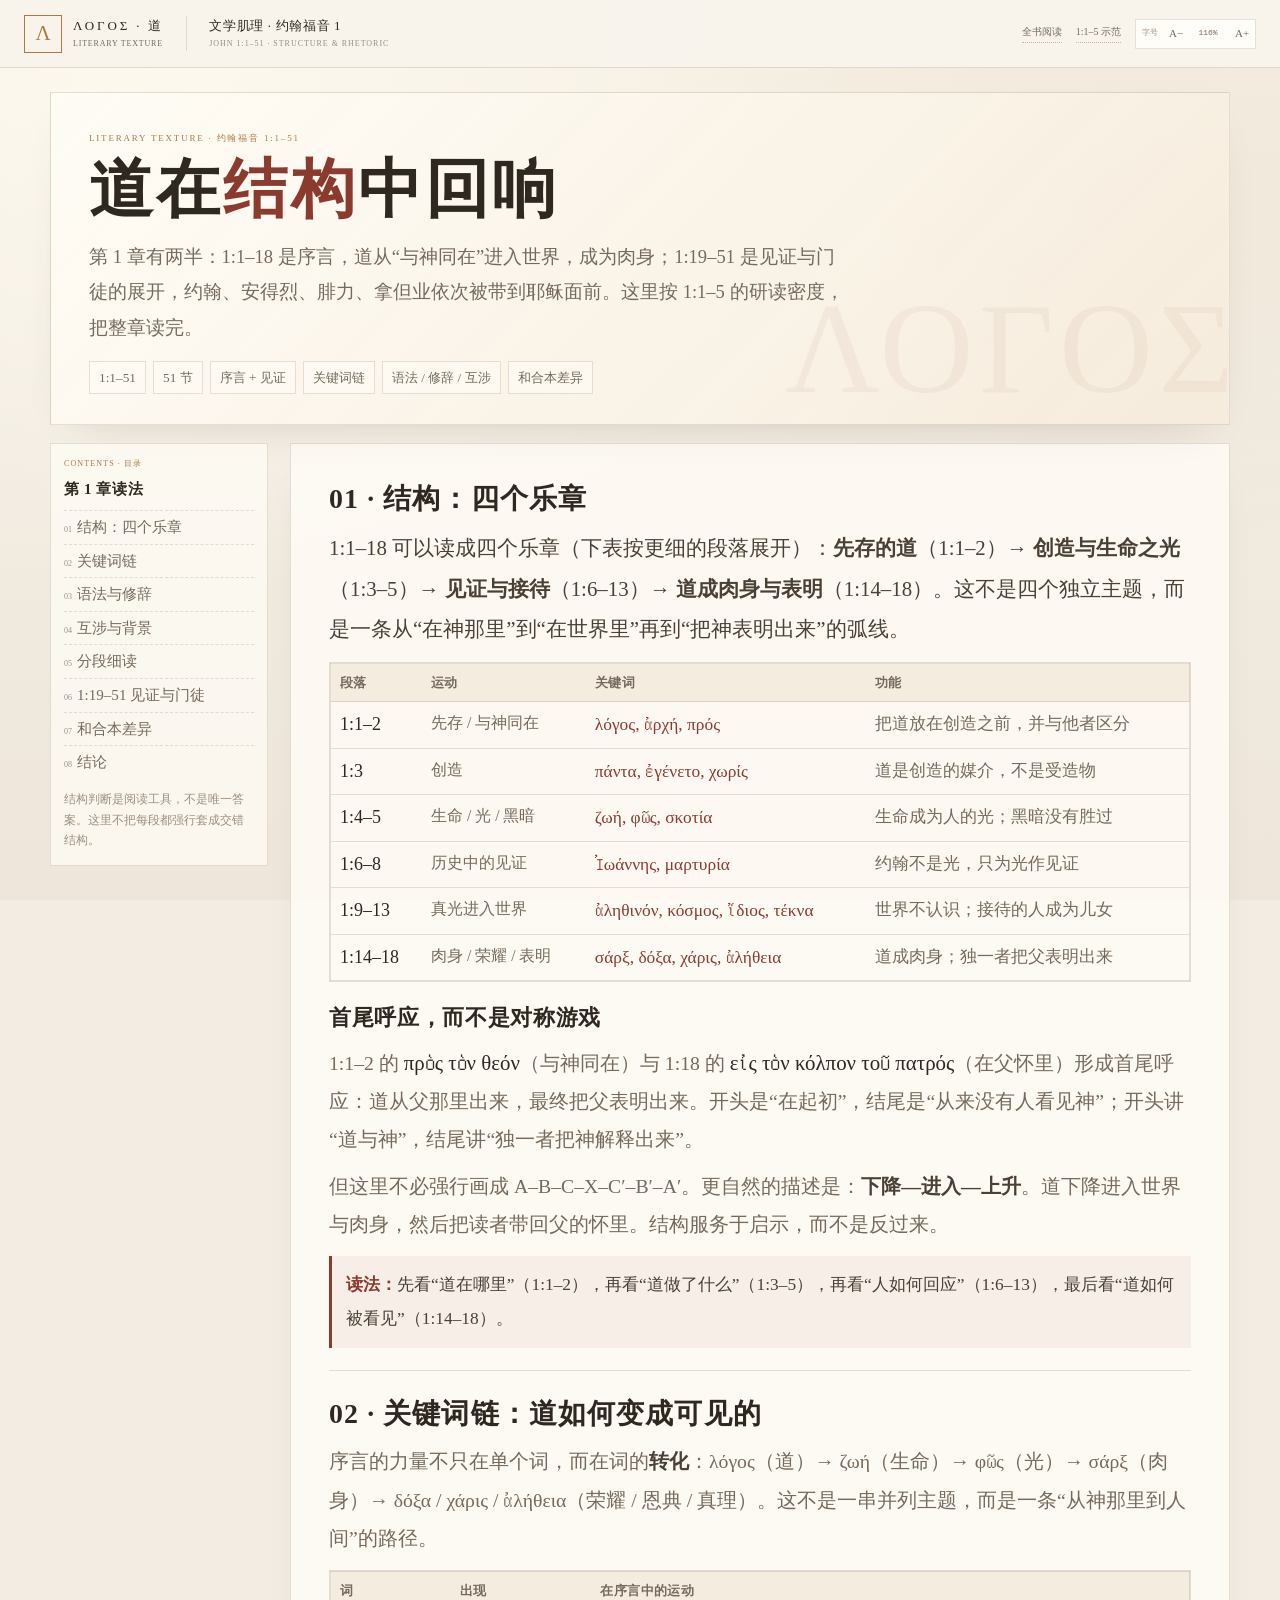
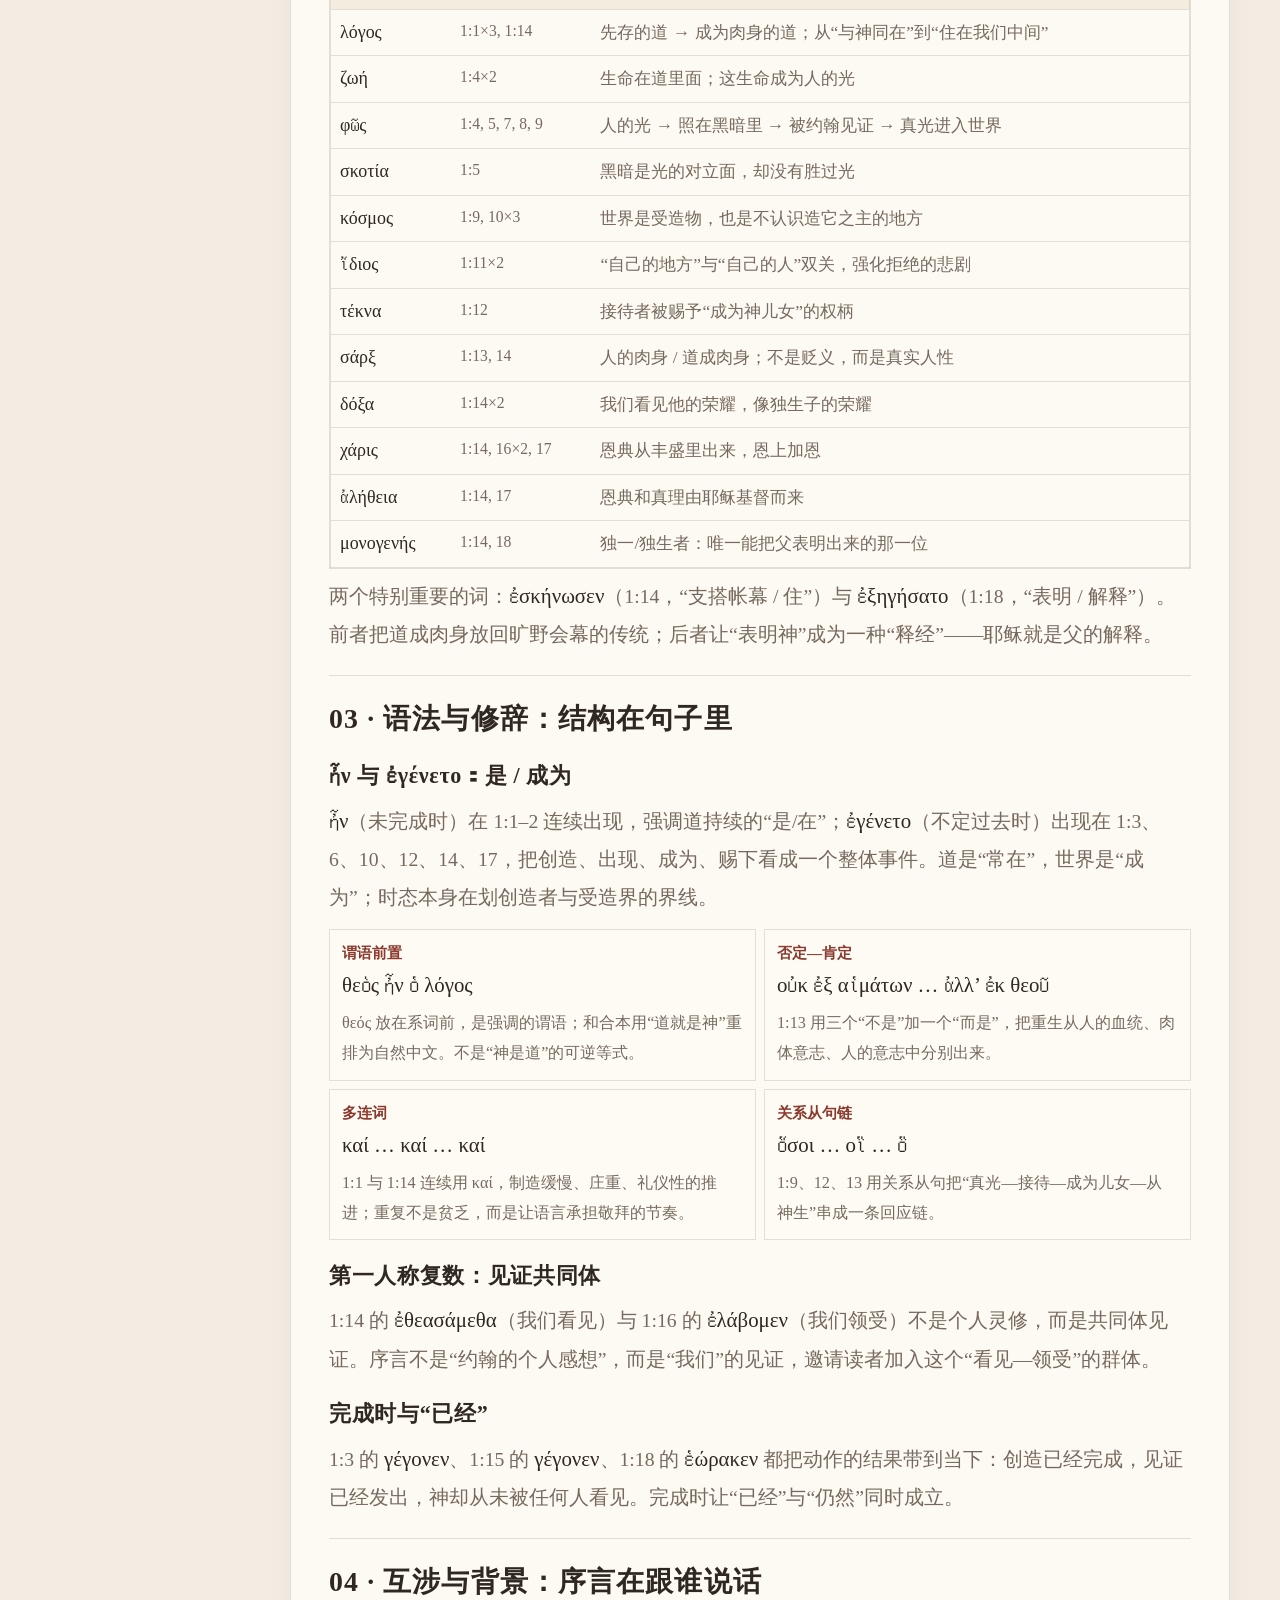
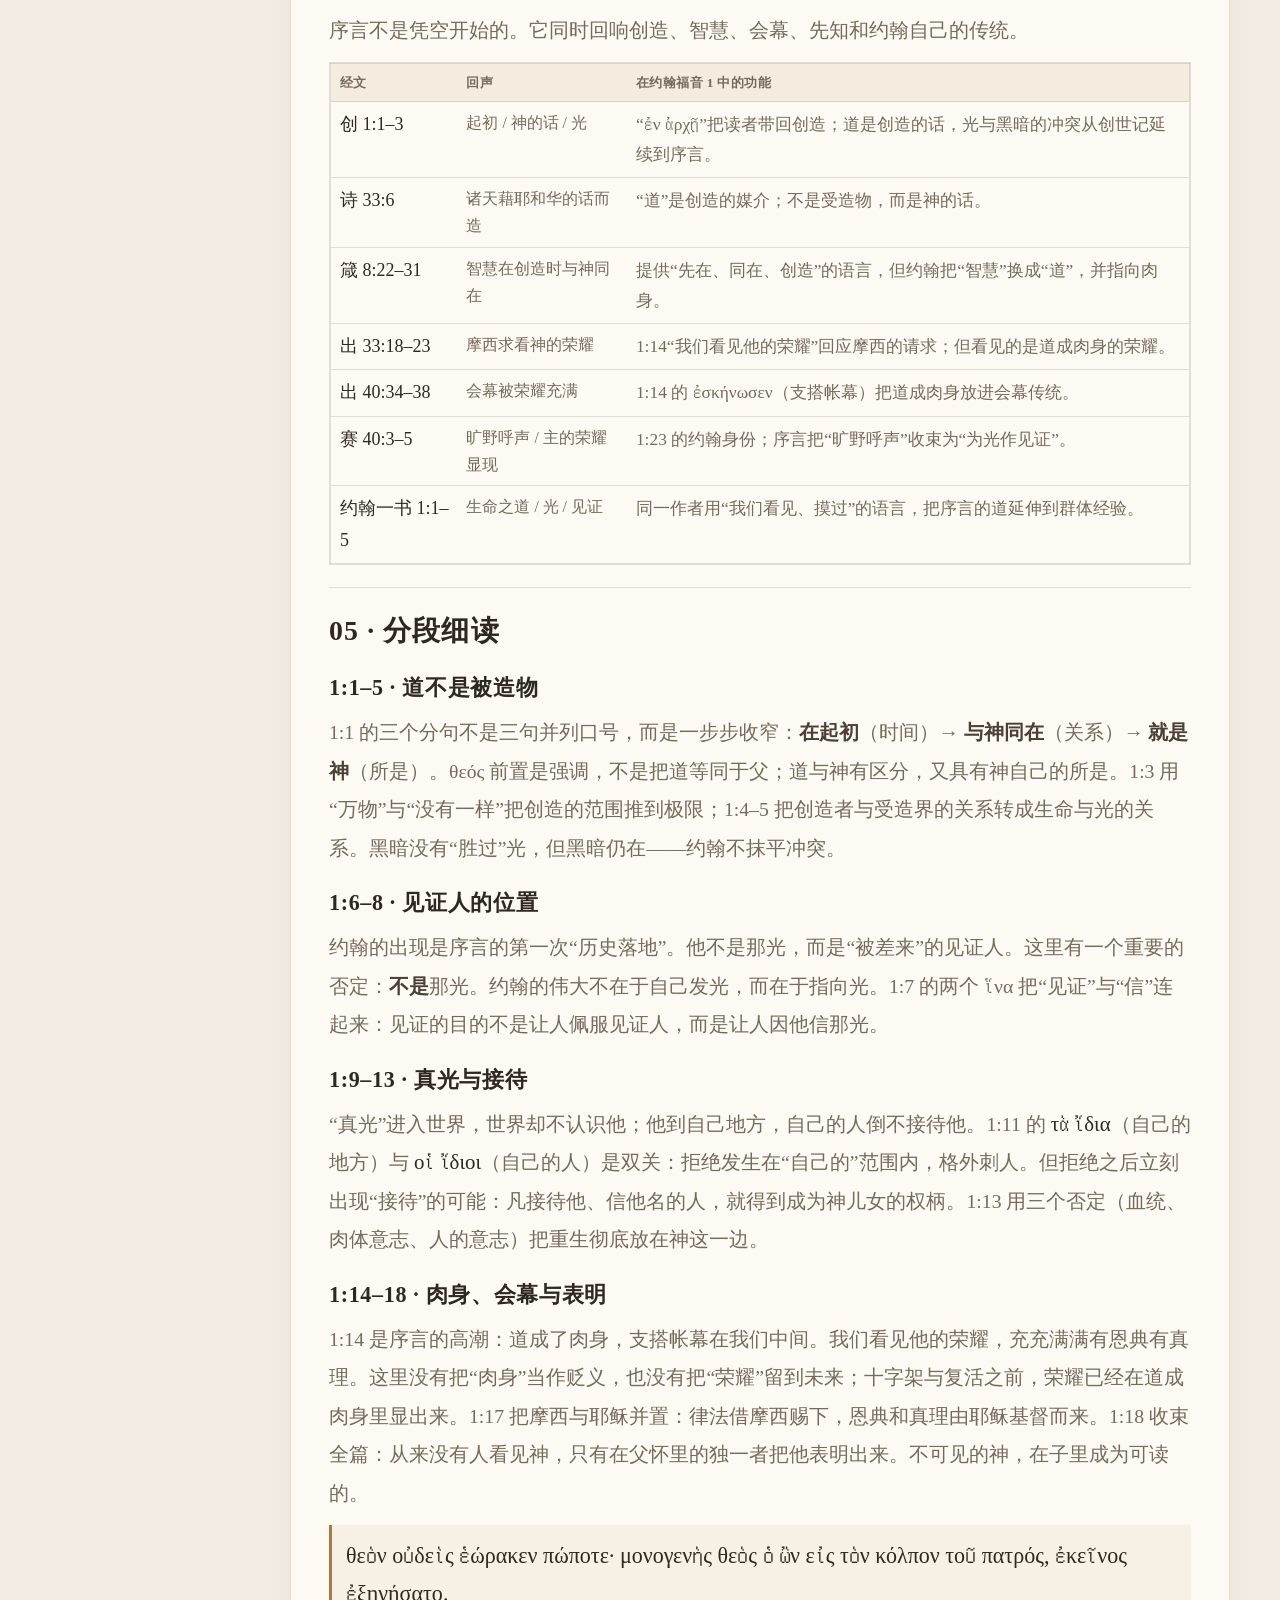
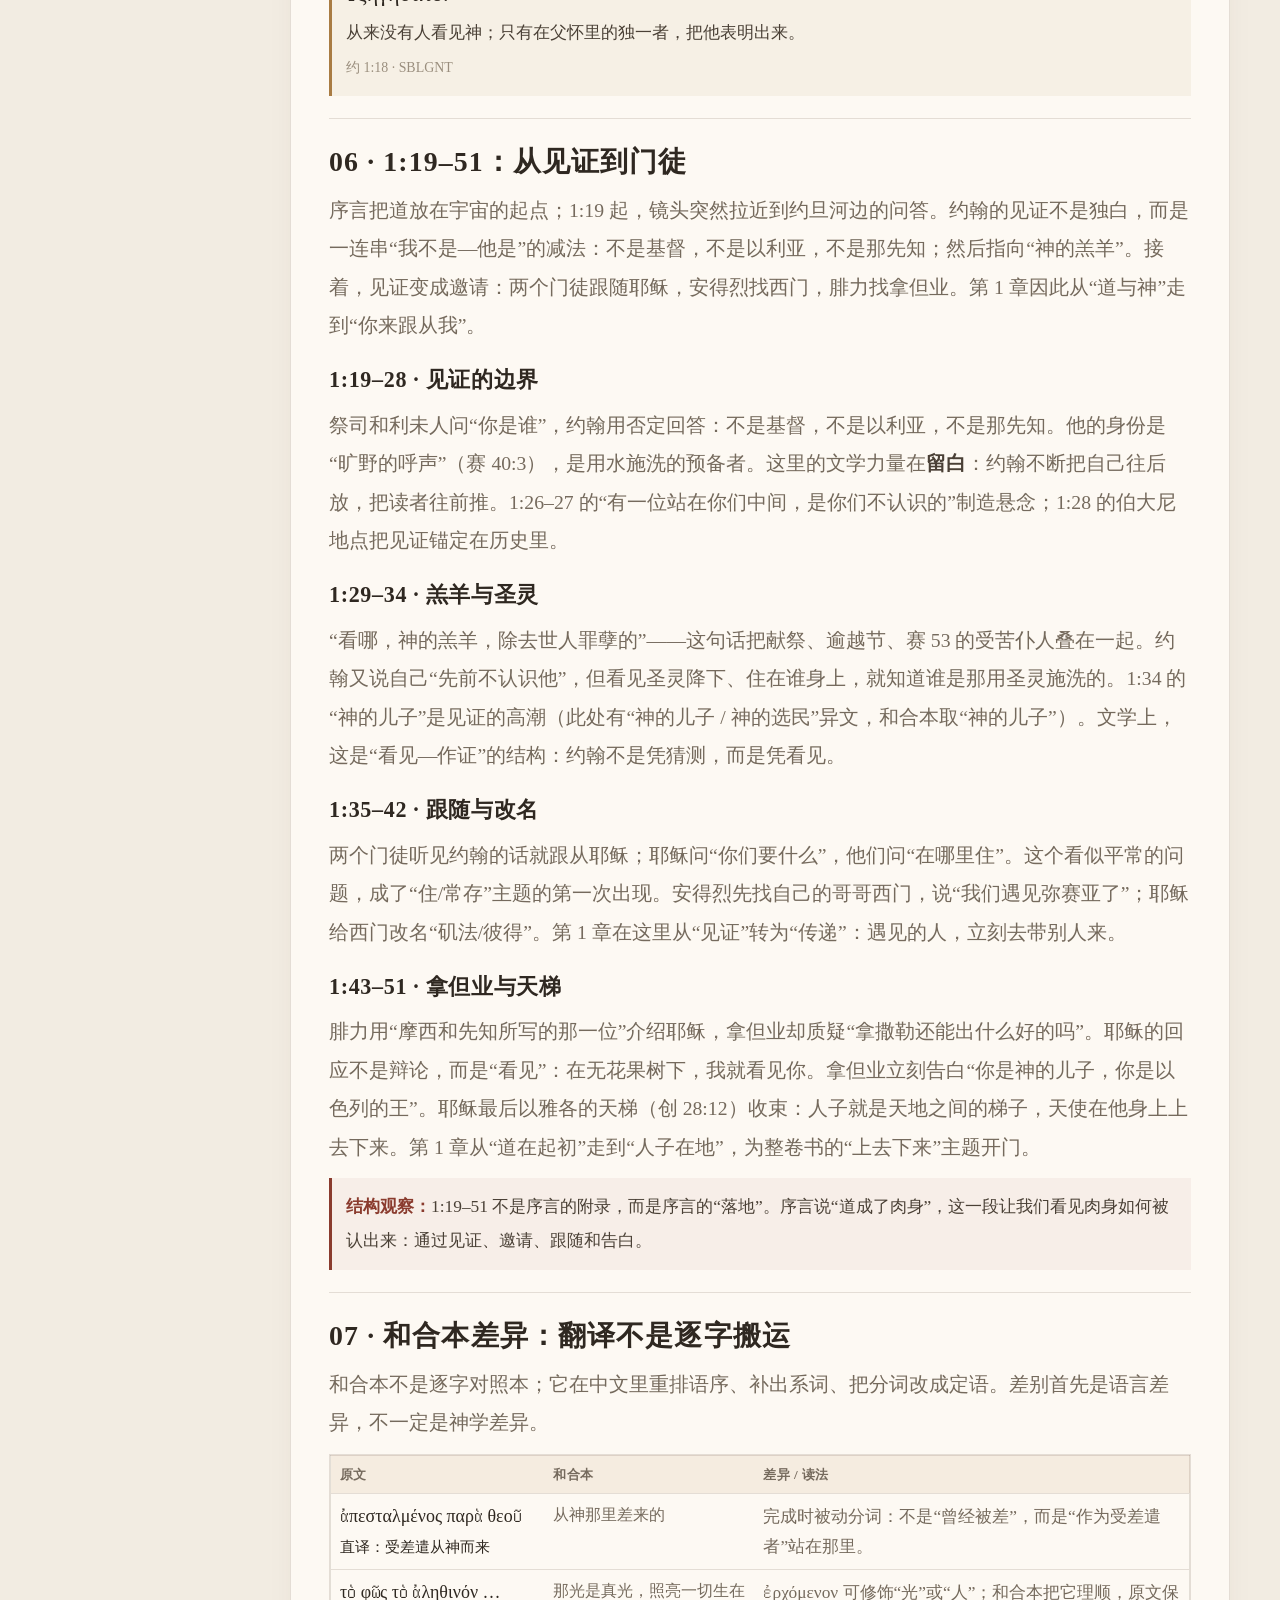
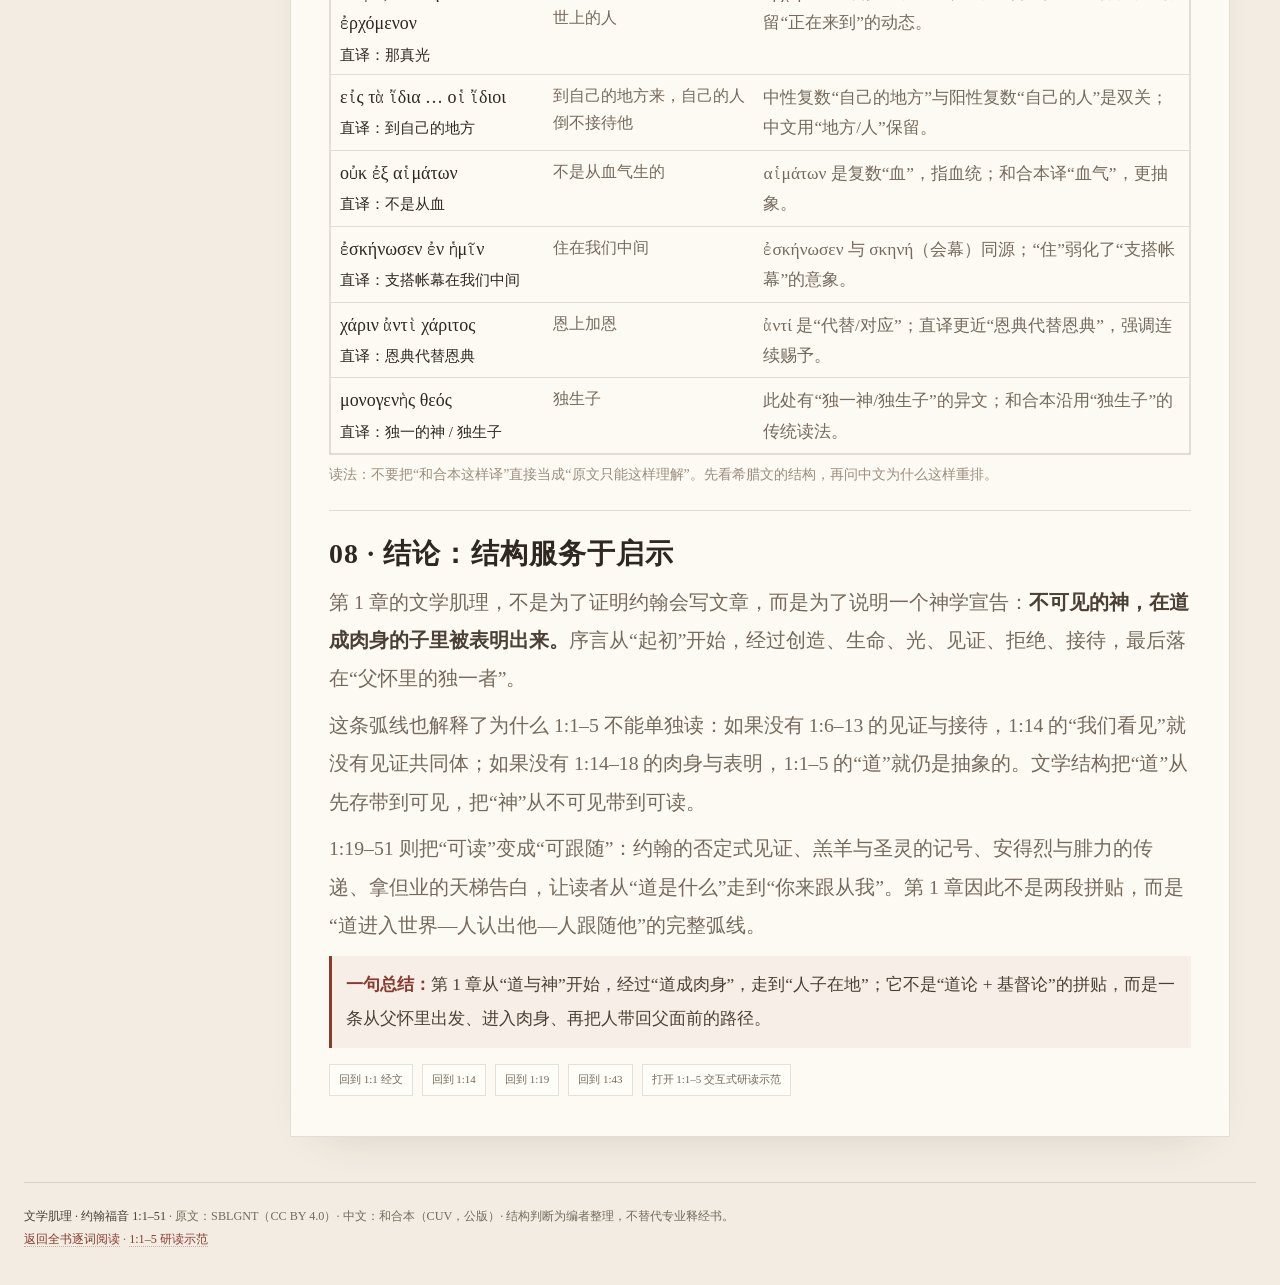
<file: john-literary.html>
<!DOCTYPE html>
<html lang="zh-CN">
<head>
<meta charset="utf-8">
<meta name="viewport" content="width=device-width, initial-scale=1, viewport-fit=cover">
<meta name="color-scheme" content="light">
<meta name="robots" content="noindex,nofollow">
<title>道在结构中回响 · 约翰福音 1:1–51 | ΛΟΓΟΣ</title>
<link rel="stylesheet" href="john.css">
<link rel="stylesheet" href="john-literary.css">
</head>
<body>
<header class="topbar">
  <a class="brand" href="index.html" aria-label="返回研读示范">
    <span class="brand-mark">Λ</span>
    <span><b>ΛΟΓΟΣ · 道</b><small>LITERARY TEXTURE</small></span>
  </a>
  <div class="top-title"><b>文学肌理 · 约翰福音 1</b><small>JOHN 1:1–51 · STRUCTURE &amp; RHETORIC</small></div>
  <nav class="top-nav">
    <a class="top-link" href="john.html">全书阅读</a>
    <a class="top-link" href="index.html">1:1–5 示范</a>
    <span class="type-inline" aria-label="阅读字号">
      <span>字号</span>
      <button type="button" data-lit-font="-1" aria-label="缩小字号">A−</button>
      <button type="button" class="val" data-lit-font-reset title="恢复默认字号">116%</button>
      <button type="button" data-lit-font="1" aria-label="放大字号">A+</button>
    </span>
  </nav>
</header>

<div class="lit-page">
  <section class="lit-hero">
    <div class="kicker">Literary Texture · 约翰福音 1:1–51</div>
    <h1>道在<em>结构</em>中回响</h1>
    <p>第 1 章有两半：1:1–18 是序言，道从“与神同在”进入世界，成为肉身；1:19–51 是见证与门徒的展开，约翰、安得烈、腓力、拿但业依次被带到耶稣面前。这里按 1:1–5 的研读密度，把整章读完。</p>
    <div class="stats">
      <span>1:1–51</span><span>51 节</span><span>序言 + 见证</span><span>关键词链</span><span>语法 / 修辞 / 互涉</span><span>和合本差异</span>
    </div>
    <div class="lit-fontbar" aria-label="阅读字号">
      <span>字号</span>
      <button type="button" data-lit-font="-1">A−</button>
      <button type="button" data-lit-font-reset>116%</button>
      <button type="button" data-lit-font="1">A+</button>
    </div>
  </section>

  <div class="lit-layout">
    <aside class="lit-toc" aria-label="章内目录">
      <div class="toc-kicker">Contents · 目录</div>
      <h2>第 1 章读法</h2>
      <a href="#structure"><span>01</span>结构：四个乐章</a>
      <a href="#chain"><span>02</span>关键词链</a>
      <a href="#grammar"><span>03</span>语法与修辞</a>
      <a href="#intertext"><span>04</span>互涉与背景</a>
      <a href="#close"><span>05</span>分段细读</a>
      <a href="#witness"><span>06</span>1:19–51 见证与门徒</a>
      <a href="#cuv"><span>07</span>和合本差异</a>
      <a href="#conclusion"><span>08</span>结论</a>
      <div class="toc-note">结构判断是阅读工具，不是唯一答案。这里不把每段都强行套成交错结构。</div>
    </aside>

    <article class="lit-article">
      <section id="structure">
        <h2>01 · 结构：四个乐章</h2>
        <p class="lead">1:1–18 可以读成四个乐章（下表按更细的段落展开）：<b>先存的道</b>（1:1–2）→ <b>创造与生命之光</b>（1:3–5）→ <b>见证与接待</b>（1:6–13）→ <b>道成肉身与表明</b>（1:14–18）。这不是四个独立主题，而是一条从“在神那里”到“在世界里”再到“把神表明出来”的弧线。</p>

        <div class="lit-table-wrap">
          <table class="lit-table">
            <thead><tr><th>段落</th><th>运动</th><th>关键词</th><th>功能</th></tr></thead>
            <tbody>
              <tr><td>1:1–2</td><td>先存 / 与神同在</td><td>λόγος, ἀρχή, πρός</td><td>把道放在创造之前，并与他者区分</td></tr>
              <tr><td>1:3</td><td>创造</td><td>πάντα, ἐγένετο, χωρίς</td><td>道是创造的媒介，不是受造物</td></tr>
              <tr><td>1:4–5</td><td>生命 / 光 / 黑暗</td><td>ζωή, φῶς, σκοτία</td><td>生命成为人的光；黑暗没有胜过</td></tr>
              <tr><td>1:6–8</td><td>历史中的见证</td><td>Ἰωάννης, μαρτυρία</td><td>约翰不是光，只为光作见证</td></tr>
              <tr><td>1:9–13</td><td>真光进入世界</td><td>ἀληθινόν, κόσμος, ἴδιος, τέκνα</td><td>世界不认识；接待的人成为儿女</td></tr>
              <tr><td>1:14–18</td><td>肉身 / 荣耀 / 表明</td><td>σάρξ, δόξα, χάρις, ἀλήθεια</td><td>道成肉身；独一者把父表明出来</td></tr>
            </tbody>
          </table>
        </div>

        <h3>首尾呼应，而不是对称游戏</h3>
        <p>1:1–2 的 <span class="greek">πρὸς τὸν θεόν</span>（与神同在）与 1:18 的 <span class="greek">εἰς τὸν κόλπον τοῦ πατρός</span>（在父怀里）形成首尾呼应：道从父那里出来，最终把父表明出来。开头是“在起初”，结尾是“从来没有人看见神”；开头讲“道与神”，结尾讲“独一者把神解释出来”。</p>
        <p>但这里不必强行画成 A–B–C–X–C′–B′–A′。更自然的描述是：<b>下降—进入—上升</b>。道下降进入世界与肉身，然后把读者带回父的怀里。结构服务于启示，而不是反过来。</p>
        <div class="lit-callout"><b>读法：</b>先看“道在哪里”（1:1–2），再看“道做了什么”（1:3–5），再看“人如何回应”（1:6–13），最后看“道如何被看见”（1:14–18）。</div>
      </section>

      <section id="chain">
        <h2>02 · 关键词链：道如何变成可见的</h2>
        <p>序言的力量不只在单个词，而在词的<b>转化</b>：λόγος（道）→ ζωή（生命）→ φῶς（光）→ σάρξ（肉身）→ δόξα / χάρις / ἀλήθεια（荣耀 / 恩典 / 真理）。这不是一串并列主题，而是一条“从神那里到人间”的路径。</p>

        <div class="lit-table-wrap">
          <table class="lit-table">
            <thead><tr><th>词</th><th>出现</th><th>在序言中的运动</th></tr></thead>
            <tbody>
              <tr><td>λόγος</td><td>1:1×3, 1:14</td><td>先存的道 → 成为肉身的道；从“与神同在”到“住在我们中间”</td></tr>
              <tr><td>ζωή</td><td>1:4×2</td><td>生命在道里面；这生命成为人的光</td></tr>
              <tr><td>φῶς</td><td>1:4, 5, 7, 8, 9</td><td>人的光 → 照在黑暗里 → 被约翰见证 → 真光进入世界</td></tr>
              <tr><td>σκοτία</td><td>1:5</td><td>黑暗是光的对立面，却没有胜过光</td></tr>
              <tr><td>κόσμος</td><td>1:9, 10×3</td><td>世界是受造物，也是不认识造它之主的地方</td></tr>
              <tr><td>ἴδιος</td><td>1:11×2</td><td>“自己的地方”与“自己的人”双关，强化拒绝的悲剧</td></tr>
              <tr><td>τέκνα</td><td>1:12</td><td>接待者被赐予“成为神儿女”的权柄</td></tr>
              <tr><td>σάρξ</td><td>1:13, 14</td><td>人的肉身 / 道成肉身；不是贬义，而是真实人性</td></tr>
              <tr><td>δόξα</td><td>1:14×2</td><td>我们看见他的荣耀，像独生子的荣耀</td></tr>
              <tr><td>χάρις</td><td>1:14, 16×2, 17</td><td>恩典从丰盛里出来，恩上加恩</td></tr>
              <tr><td>ἀλήθεια</td><td>1:14, 17</td><td>恩典和真理由耶稣基督而来</td></tr>
              <tr><td>μονογενής</td><td>1:14, 18</td><td>独一/独生者：唯一能把父表明出来的那一位</td></tr>
            </tbody>
          </table>
        </div>

        <p>两个特别重要的词：<span class="greek">ἐσκήνωσεν</span>（1:14，“支搭帐幕 / 住”）与 <span class="greek">ἐξηγήσατο</span>（1:18，“表明 / 解释”）。前者把道成肉身放回旷野会幕的传统；后者让“表明神”成为一种“释经”——耶稣就是父的解释。</p>
      </section>

      <section id="grammar">
        <h2>03 · 语法与修辞：结构在句子里</h2>

        <h3>ἦν 与 ἐγένετο：是 / 成为</h3>
        <p><span class="greek">ἦν</span>（未完成时）在 1:1–2 连续出现，强调道持续的“是/在”；<span class="greek">ἐγένετο</span>（不定过去时）出现在 1:3、6、10、12、14、17，把创造、出现、成为、赐下看成一个整体事件。道是“常在”，世界是“成为”；时态本身在划创造者与受造界的界线。</p>

        <div class="lit-two">
          <div class="lit-box"><b>谓语前置</b><span class="greek">θεὸς ἦν ὁ λόγος</span><p>θεός 放在系词前，是强调的谓语；和合本用“道就是神”重排为自然中文。不是“神是道”的可逆等式。</p></div>
          <div class="lit-box"><b>否定—肯定</b><span class="greek">οὐκ ἐξ αἱμάτων … ἀλλ’ ἐκ θεοῦ</span><p>1:13 用三个“不是”加一个“而是”，把重生从人的血统、肉体意志、人的意志中分别出来。</p></div>
          <div class="lit-box"><b>多连词</b><span class="greek">καί … καί … καί</span><p>1:1 与 1:14 连续用 καί，制造缓慢、庄重、礼仪性的推进；重复不是贫乏，而是让语言承担敬拜的节奏。</p></div>
          <div class="lit-box"><b>关系从句链</b><span class="greek">ὅσοι … οἳ … ὃ</span><p>1:9、12、13 用关系从句把“真光—接待—成为儿女—从神生”串成一条回应链。</p></div>
        </div>

        <h3>第一人称复数：见证共同体</h3>
        <p>1:14 的 <span class="greek">ἐθεασάμεθα</span>（我们看见）与 1:16 的 <span class="greek">ἐλάβομεν</span>（我们领受）不是个人灵修，而是共同体见证。序言不是“约翰的个人感想”，而是“我们”的见证，邀请读者加入这个“看见—领受”的群体。</p>

        <h3>完成时与“已经”</h3>
        <p>1:3 的 <span class="greek">γέγονεν</span>、1:15 的 <span class="greek">γέγονεν</span>、1:18 的 <span class="greek">ἑώρακεν</span> 都把动作的结果带到当下：创造已经完成，见证已经发出，神却从未被任何人看见。完成时让“已经”与“仍然”同时成立。</p>
      </section>

      <section id="intertext">
        <h2>04 · 互涉与背景：序言在跟谁说话</h2>
        <p>序言不是凭空开始的。它同时回响创造、智慧、会幕、先知和约翰自己的传统。</p>
        <div class="lit-table-wrap">
          <table class="lit-table">
            <thead><tr><th>经文</th><th>回声</th><th>在约翰福音 1 中的功能</th></tr></thead>
            <tbody>
              <tr><td>创 1:1–3</td><td>起初 / 神的话 / 光</td><td>“ἐν ἀρχῇ”把读者带回创造；道是创造的话，光与黑暗的冲突从创世记延续到序言。</td></tr>
              <tr><td>诗 33:6</td><td>诸天藉耶和华的话而造</td><td>“道”是创造的媒介；不是受造物，而是神的话。</td></tr>
              <tr><td>箴 8:22–31</td><td>智慧在创造时与神同在</td><td>提供“先在、同在、创造”的语言，但约翰把“智慧”换成“道”，并指向肉身。</td></tr>
              <tr><td>出 33:18–23</td><td>摩西求看神的荣耀</td><td>1:14“我们看见他的荣耀”回应摩西的请求；但看见的是道成肉身的荣耀。</td></tr>
              <tr><td>出 40:34–38</td><td>会幕被荣耀充满</td><td>1:14 的 ἐσκήνωσεν（支搭帐幕）把道成肉身放进会幕传统。</td></tr>
              <tr><td>赛 40:3–5</td><td>旷野呼声 / 主的荣耀显现</td><td>1:23 的约翰身份；序言把“旷野呼声”收束为“为光作见证”。</td></tr>
              <tr><td>约翰一书 1:1–5</td><td>生命之道 / 光 / 见证</td><td>同一作者用“我们看见、摸过”的语言，把序言的道延伸到群体经验。</td></tr>
            </tbody>
          </table>
        </div>
      </section>

      <section id="close">
        <h2>05 · 分段细读</h2>

        <h3>1:1–5 · 道不是被造物</h3>
        <p>1:1 的三个分句不是三句并列口号，而是一步步收窄：<b>在起初</b>（时间）→ <b>与神同在</b>（关系）→ <b>就是神</b>（所是）。θεός 前置是强调，不是把道等同于父；道与神有区分，又具有神自己的所是。1:3 用“万物”与“没有一样”把创造的范围推到极限；1:4–5 把创造者与受造界的关系转成生命与光的关系。黑暗没有“胜过”光，但黑暗仍在——约翰不抹平冲突。</p>

        <h3>1:6–8 · 见证人的位置</h3>
        <p>约翰的出现是序言的第一次“历史落地”。他不是那光，而是“被差来”的见证人。这里有一个重要的否定：<b>不是</b>那光。约翰的伟大不在于自己发光，而在于指向光。1:7 的两个 ἵνα 把“见证”与“信”连起来：见证的目的不是让人佩服见证人，而是让人因他信那光。</p>

        <h3>1:9–13 · 真光与接待</h3>
        <p>“真光”进入世界，世界却不认识他；他到自己地方，自己的人倒不接待他。1:11 的 <span class="greek">τὰ ἴδια</span>（自己的地方）与 <span class="greek">οἱ ἴδιοι</span>（自己的人）是双关：拒绝发生在“自己的”范围内，格外刺人。但拒绝之后立刻出现“接待”的可能：凡接待他、信他名的人，就得到成为神儿女的权柄。1:13 用三个否定（血统、肉体意志、人的意志）把重生彻底放在神这一边。</p>

        <h3>1:14–18 · 肉身、会幕与表明</h3>
        <p>1:14 是序言的高潮：道成了肉身，支搭帐幕在我们中间。我们看见他的荣耀，充充满满有恩典有真理。这里没有把“肉身”当作贬义，也没有把“荣耀”留到未来；十字架与复活之前，荣耀已经在道成肉身里显出来。1:17 把摩西与耶稣并置：律法借摩西赐下，恩典和真理由耶稣基督而来。1:18 收束全篇：从来没有人看见神，只有在父怀里的独一者把他表明出来。不可见的神，在子里成为可读的。</p>

        <div class="lit-quote"><span class="greek">θεὸν οὐδεὶς ἑώρακεν πώποτε· μονογενὴς θεὸς ὁ ὢν εἰς τὸν κόλπον τοῦ πατρός, ἐκεῖνος ἐξηγήσατο.</span>从来没有人看见神；只有在父怀里的独一者，把他表明出来。<br><span class="small">约 1:18 · SBLGNT</span></div>
      </section>


      <section id="witness">
        <h2>06 · 1:19–51：从见证到门徒</h2>
        <p>序言把道放在宇宙的起点；1:19 起，镜头突然拉近到约旦河边的问答。约翰的见证不是独白，而是一连串“我不是—他是”的减法：不是基督，不是以利亚，不是那先知；然后指向“神的羔羊”。接着，见证变成邀请：两个门徒跟随耶稣，安得烈找西门，腓力找拿但业。第 1 章因此从“道与神”走到“你来跟从我”。</p>

        <h3>1:19–28 · 见证的边界</h3>
        <p>祭司和利未人问“你是谁”，约翰用否定回答：不是基督，不是以利亚，不是那先知。他的身份是“旷野的呼声”（赛 40:3），是用水施洗的预备者。这里的文学力量在<b>留白</b>：约翰不断把自己往后放，把读者往前推。1:26–27 的“有一位站在你们中间，是你们不认识的”制造悬念；1:28 的伯大尼地点把见证锚定在历史里。</p>

        <h3>1:29–34 · 羔羊与圣灵</h3>
        <p>“看哪，神的羔羊，除去世人罪孽的”——这句话把献祭、逾越节、赛 53 的受苦仆人叠在一起。约翰又说自己“先前不认识他”，但看见圣灵降下、住在谁身上，就知道谁是那用圣灵施洗的。1:34 的“神的儿子”是见证的高潮（此处有“神的儿子 / 神的选民”异文，和合本取“神的儿子”）。文学上，这是“看见—作证”的结构：约翰不是凭猜测，而是凭看见。</p>

        <h3>1:35–42 · 跟随与改名</h3>
        <p>两个门徒听见约翰的话就跟从耶稣；耶稣问“你们要什么”，他们问“在哪里住”。这个看似平常的问题，成了“住/常存”主题的第一次出现。安得烈先找自己的哥哥西门，说“我们遇见弥赛亚了”；耶稣给西门改名“矶法/彼得”。第 1 章在这里从“见证”转为“传递”：遇见的人，立刻去带别人来。</p>

        <h3>1:43–51 · 拿但业与天梯</h3>
        <p>腓力用“摩西和先知所写的那一位”介绍耶稣，拿但业却质疑“拿撒勒还能出什么好的吗”。耶稣的回应不是辩论，而是“看见”：在无花果树下，我就看见你。拿但业立刻告白“你是神的儿子，你是以色列的王”。耶稣最后以雅各的天梯（创 28:12）收束：人子就是天地之间的梯子，天使在他身上上去下来。第 1 章从“道在起初”走到“人子在地”，为整卷书的“上去下来”主题开门。</p>

        <div class="lit-callout"><b>结构观察：</b>1:19–51 不是序言的附录，而是序言的“落地”。序言说“道成了肉身”，这一段让我们看见肉身如何被认出来：通过见证、邀请、跟随和告白。</div>
      </section>

      <section id="cuv">
        <h2>07 · 和合本差异：翻译不是逐字搬运</h2>
        <p>和合本不是逐字对照本；它在中文里重排语序、补出系词、把分词改成定语。差别首先是语言差异，不一定是神学差异。</p>
        <div class="lit-table-wrap">
          <table class="lit-table">
            <thead><tr><th>原文</th><th>和合本</th><th>差异 / 读法</th></tr></thead>
            <tbody>
              <tr><td>ἀπεσταλμένος παρὰ θεοῦ</td><td>从神那里差来的</td><td>完成时被动分词：不是“曾经被差”，而是“作为受差遣者”站在那里。</td></tr>
              <tr><td>τὸ φῶς τὸ ἀληθινόν … ἐρχόμενον</td><td>那光是真光，照亮一切生在世上的人</td><td>ἐρχόμενον 可修饰“光”或“人”；和合本把它理顺，原文保留“正在来到”的动态。</td></tr>
              <tr><td>εἰς τὰ ἴδια … οἱ ἴδιοι</td><td>到自己的地方来，自己的人倒不接待他</td><td>中性复数“自己的地方”与阳性复数“自己的人”是双关；中文用“地方/人”保留。</td></tr>
              <tr><td>οὐκ ἐξ αἱμάτων</td><td>不是从血气生的</td><td>αἱμάτων 是复数“血”，指血统；和合本译“血气”，更抽象。</td></tr>
              <tr><td>ἐσκήνωσεν ἐν ἡμῖν</td><td>住在我们中间</td><td>ἐσκήνωσεν 与 σκηνή（会幕）同源；“住”弱化了“支搭帐幕”的意象。</td></tr>
              <tr><td>χάριν ἀντὶ χάριτος</td><td>恩上加恩</td><td>ἀντί 是“代替/对应”；直译更近“恩典代替恩典”，强调连续赐予。</td></tr>
              <tr><td>μονογενὴς θεός</td><td>独生子</td><td>此处有“独一神/独生子”的异文；和合本沿用“独生子”的传统读法。</td></tr>
            </tbody>
          </table>
        </div>
        <p class="small">读法：不要把“和合本这样译”直接当成“原文只能这样理解”。先看希腊文的结构，再问中文为什么这样重排。</p>
      </section>

      <section id="conclusion">
        <h2>08 · 结论：结构服务于启示</h2>
        <p>第 1 章的文学肌理，不是为了证明约翰会写文章，而是为了说明一个神学宣告：<b>不可见的神，在道成肉身的子里被表明出来。</b>序言从“起初”开始，经过创造、生命、光、见证、拒绝、接待，最后落在“父怀里的独一者”。</p>
        <p>这条弧线也解释了为什么 1:1–5 不能单独读：如果没有 1:6–13 的见证与接待，1:14 的“我们看见”就没有见证共同体；如果没有 1:14–18 的肉身与表明，1:1–5 的“道”就仍是抽象的。文学结构把“道”从先存带到可见，把“神”从不可见带到可读。</p>
        <p>1:19–51 则把“可读”变成“可跟随”：约翰的否定式见证、羔羊与圣灵的记号、安得烈与腓力的传递、拿但业的天梯告白，让读者从“道是什么”走到“你来跟从我”。第 1 章因此不是两段拼贴，而是“道进入世界—人认出他—人跟随他”的完整弧线。</p>
        <div class="lit-callout"><b>一句总结：</b>第 1 章从“道与神”开始，经过“道成肉身”，走到“人子在地”；它不是“道论 + 基督论”的拼贴，而是一条从父怀里出发、进入肉身、再把人带回父面前的路径。</div>
        <div class="lit-back">
          <a href="john.html?chapter=1#v-1-1">回到 1:1 经文</a>
          <a href="john.html?chapter=1#v-1-14">回到 1:14</a>
          <a href="john.html?chapter=1#v-1-19">回到 1:19</a>
          <a href="john.html?chapter=1#v-1-43">回到 1:43</a>
          <a href="index.html">打开 1:1–5 交互式研读示范</a>
        </div>
      </section>
    </article>
  </div>
</div>

<footer class="foot">
  <b>文学肌理 · 约翰福音 1:1–51</b> · 原文：SBLGNT（CC BY 4.0）· 中文：和合本（CUV，公版）· 结构判断为编者整理，不替代专业释经书。<br>
  <a href="john.html">返回全书逐词阅读</a> · <a href="index.html">1:1–5 研读示范</a>
</footer>

<script src="john-gloss.js"></script>
<script>
(function(){
  const levels=[0.95,1.06,1.16,1.30,1.45];let i=2;
  const btns=document.querySelectorAll('[data-lit-font]');
  const resets=document.querySelectorAll('[data-lit-font-reset]');
  function apply(n){i=Math.max(0,Math.min(levels.length-1,n));document.documentElement.style.setProperty('--read-scale',levels[i]);resets.forEach(b=>b.textContent=Math.round(levels[i]*100)+'%');try{localStorage.setItem('logos.litFontLevel',String(i));}catch(e){}}
  btns.forEach(b=>b.addEventListener('click',()=>apply(i+Number(b.dataset.litFont))));
  resets.forEach(b=>b.addEventListener('click',()=>apply(2)));
  try{const s=localStorage.getItem('logos.litFontLevel');if(s!==null)apply(Number(s));}catch(e){}
})();
</script>
</body>
</html>
</file>
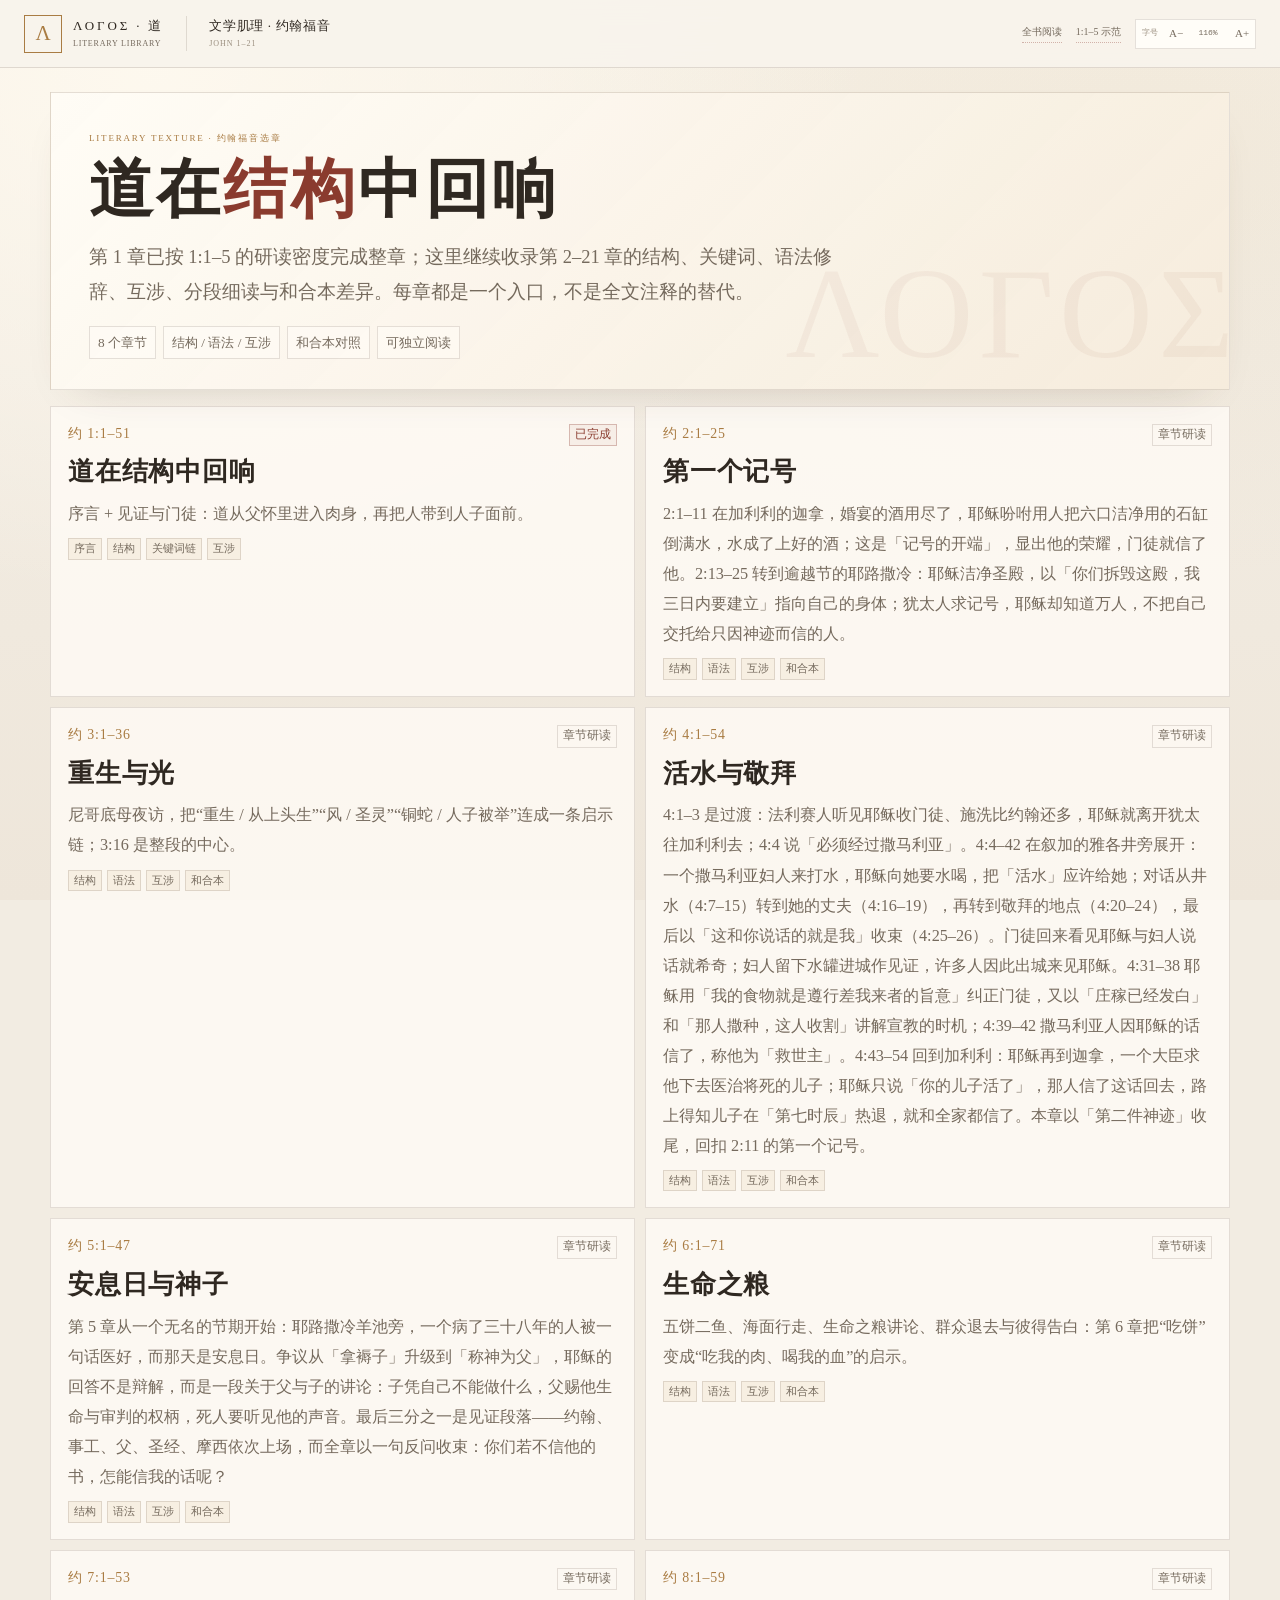
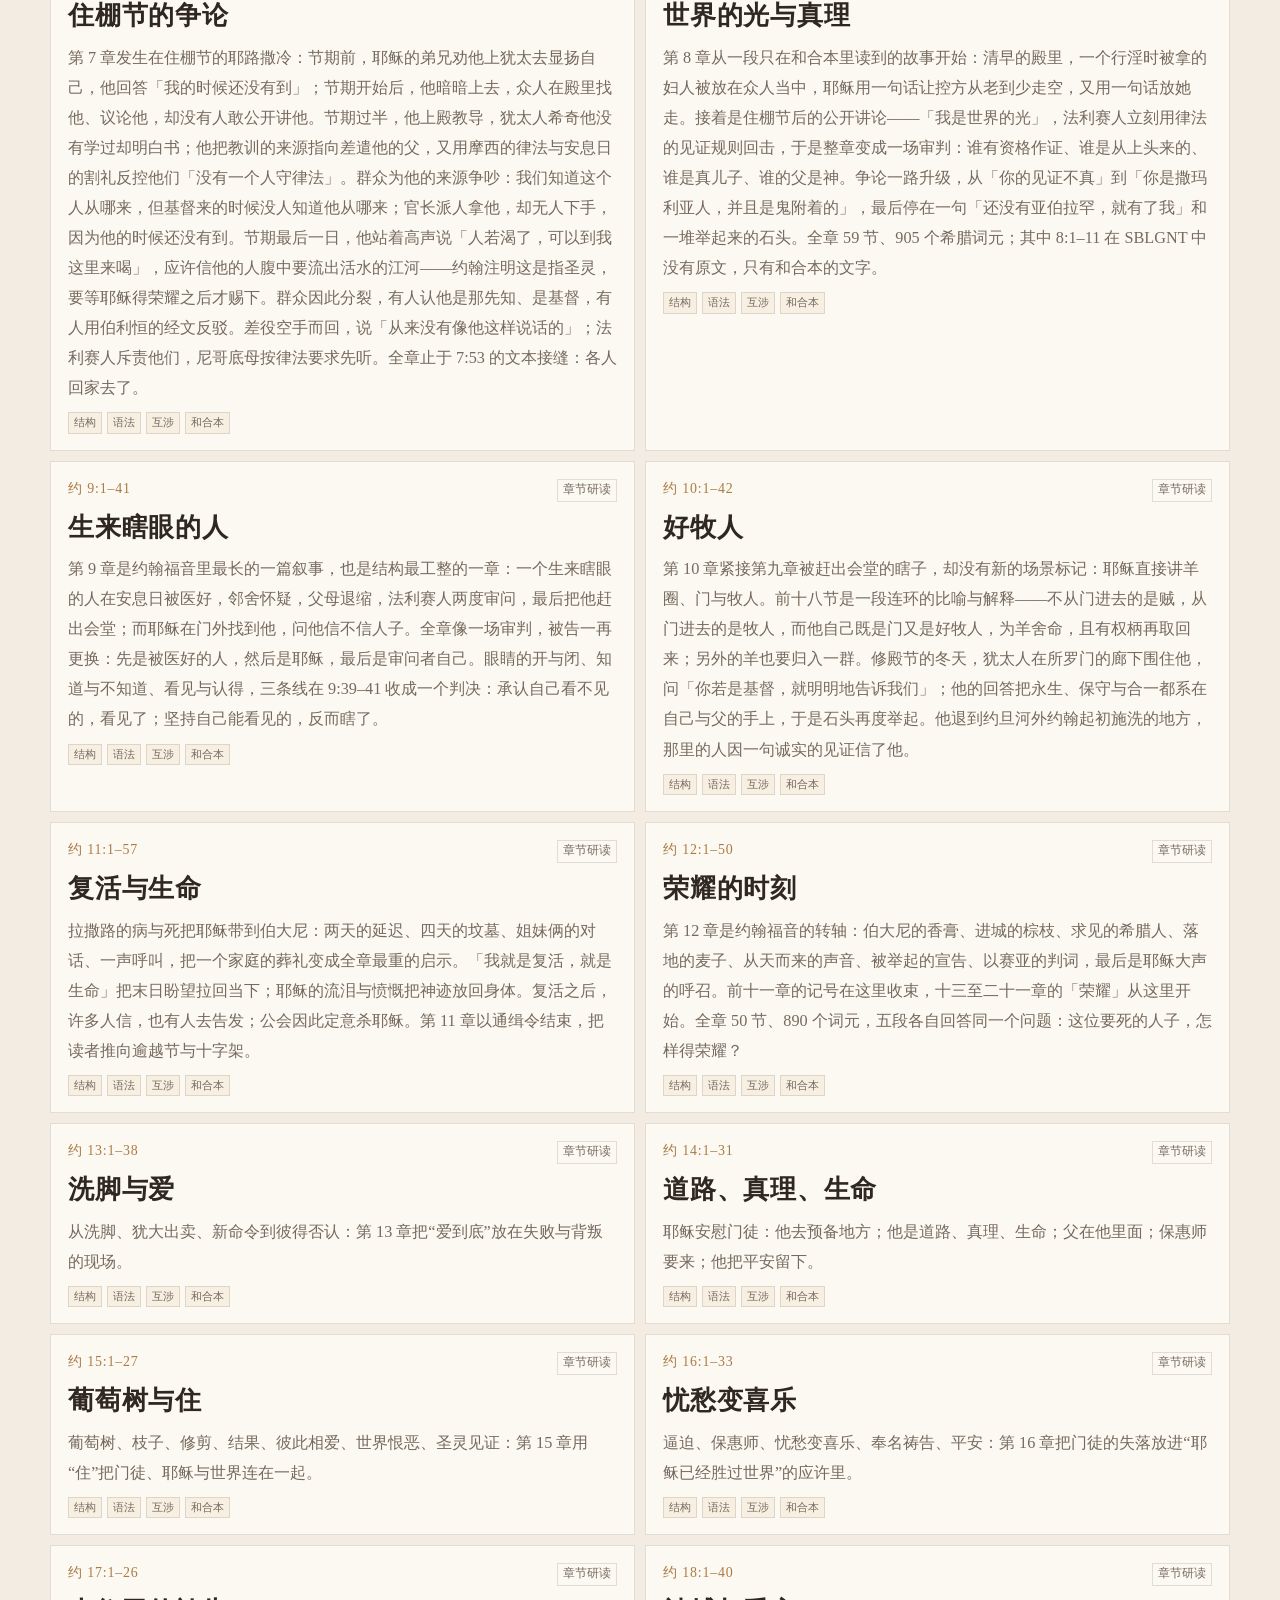
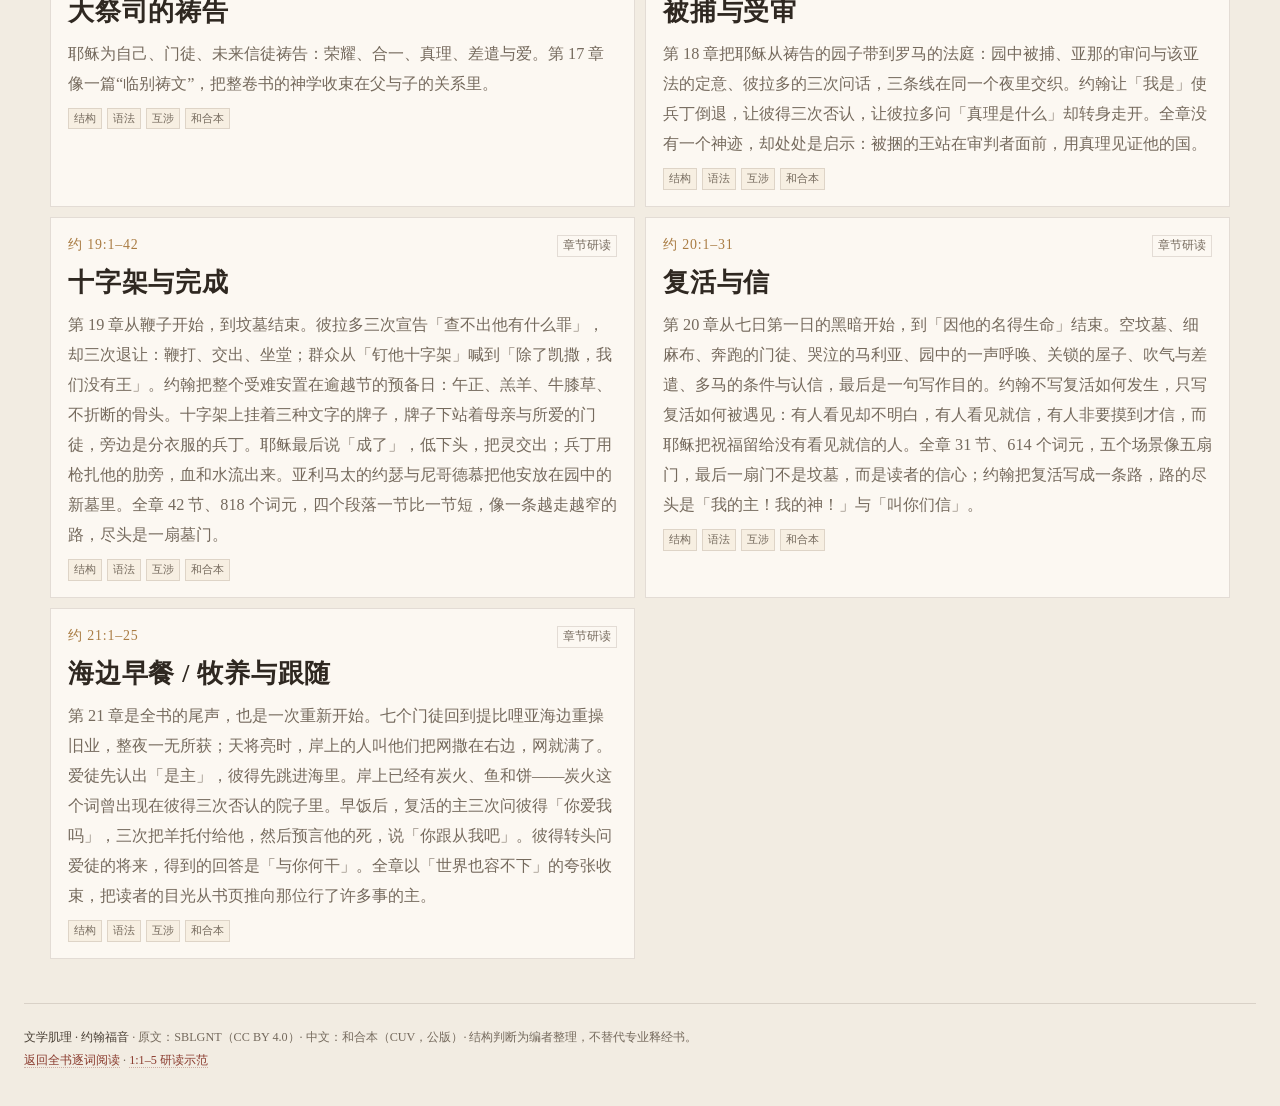
<file: john-study.html>
<!DOCTYPE html>
<html lang="zh-CN">
<head>
<meta charset="utf-8">
<meta name="viewport" content="width=device-width, initial-scale=1, viewport-fit=cover">
<meta name="color-scheme" content="light">
<meta name="robots" content="noindex,nofollow">
<title>文学肌理 · 约翰福音 1 / 3 / 6 / 13–17 | ΛΟΓΟΣ</title>
<link rel="stylesheet" href="john.css">
<link rel="stylesheet" href="john-literary.css">
<link rel="stylesheet" href="john-study.css">
</head>
<body>
<header class="topbar">
  <a class="brand" href="index.html" aria-label="返回研读示范">
    <span class="brand-mark">Λ</span>
    <span><b>ΛΟΓΟΣ · 道</b><small>LITERARY LIBRARY</small></span>
  </a>
  <div class="top-title"><b>文学肌理 · 约翰福音</b><small>JOHN 1–21</small></div>
  <nav class="top-nav">
    <a class="top-link" href="john.html">全书阅读</a>
    <a class="top-link" href="index.html">1:1–5 示范</a>
    <span class="type-inline" aria-label="阅读字号">
      <span>字号</span>
      <button type="button" data-lit-font="-1" aria-label="缩小字号">A−</button>
      <button type="button" class="val" data-lit-font-reset title="恢复默认字号">116%</button>
      <button type="button" data-lit-font="1" aria-label="放大字号">A+</button>
    </span>
  </nav>
</header>

<main class="library-page" id="studyMain"></main>

<footer class="foot">
  <b>文学肌理 · 约翰福音</b> · 原文：SBLGNT（CC BY 4.0）· 中文：和合本（CUV，公版）· 结构判断为编者整理，不替代专业释经书。<br>
  <a href="john.html">返回全书逐词阅读</a> · <a href="index.html">1:1–5 研读示范</a>
</footer>

<script src="data/john/john-study-library.js"></script>
<script src="data/john/john-literary-2.js"></script>
<script src="data/john/john-literary-4.js"></script>
<script src="data/john/john-literary-5.js"></script>
<script src="data/john/john-literary-7.js"></script>
<script src="data/john/john-literary-8.js"></script>
<script src="data/john/john-literary-10.js"></script>
<script src="data/john/john-literary-18.js"></script>
<script src="data/john/john-literary-19.js"></script>
<script src="data/john/john-literary-20.js"></script>
<script src="data/john/john-literary-21.js"></script>
<script src="data/john/john-literary-12.js"></script>
<script src="data/john/john-literary-11.js"></script>
<script src="data/john/john-literary-9.js"></script>
<script src="john-gloss.js"></script>
<script>
(function(){
  'use strict';
  const DATA = window.LOGOS_STUDY_LIBRARY || {};
  if (window.LOGOS_JOHN_LITERARY_2) DATA[2] = window.LOGOS_JOHN_LITERARY_2;
  (window.LOGOS_JOHN_LITERARY_EXTRAS || []).forEach(extra => { if (extra && extra.n) DATA[extra.n] = extra; });
  const $ = s => document.querySelector(s);
  const esc = v => String(v == null ? '' : v).replace(/[&<>"']/g, c => ({'&':'&amp;','<':'&lt;','>':'&gt;','"':'&quot;',"'":'&#39;'}[c]));
  const chapters = [
    {n:1, href:'john-literary.html', title:'道在结构中回响', range:'1:1–51', summary:'序言 + 见证与门徒：道从父怀里进入肉身，再把人带到人子面前。', tags:['序言','结构','关键词链','互涉'], done:true},
    ...Object.values(DATA).map(d => ({n:d.n, href:`?chapter=${d.n}`, title:d.title, range:d.range, summary:d.summary, tags:['结构','语法','互涉','和合本'], done:false}))
  ];
  const n = Number(new URLSearchParams(location.search).get('chapter')) || 0;
  const current = chapters.find(c => c.n === n);

  function fontBar(){
    return `<div class="lit-fontbar" aria-label="阅读字号"><span>字号</span><button type="button" data-lit-font="-1">A−</button><button type="button" data-lit-font-reset>116%</button><button type="button" data-lit-font="1">A+</button></div>`;
  }

  function renderLibrary(){
    $('#studyMain').innerHTML = `
      <section class="lit-hero">
        <div class="kicker">Literary Texture · 约翰福音选章</div>
        <h1>道在<em>结构</em>中回响</h1>
        <p>第 1 章已按 1:1–5 的研读密度完成整章；这里继续收录第 2–21 章的结构、关键词、语法修辞、互涉、分段细读与和合本差异。每章都是一个入口，不是全文注释的替代。</p>
        <div class="stats"><span>8 个章节</span><span>结构 / 语法 / 互涉</span><span>和合本对照</span><span>可独立阅读</span></div>
        ${fontBar()}
      </section>
      <div class="library-grid">
        ${chapters.map(c => `
          <a class="study-card" href="${c.href}">
            <div class="study-card-top"><span class="study-card-range">约 ${esc(c.range)}</span><span class="study-card-status ${c.done?'done':''}">${c.done?'已完成':'章节研读'}</span></div>
            <h2>${esc(c.title)}</h2>
            <p>${esc(c.summary)}</p>
            <div class="card-meta">${c.tags.map(t=>`<span>${esc(t)}</span>`).join('')}</div>
          </a>`).join('')}
      </div>`;
    bindFonts();
  }

  function renderArticle(){
    const d = DATA[n];
    if(!d){ renderLibrary(); return; }
    const toc = d.sections.map((s,i)=>`<a href="#${esc(s.id)}"><span>${String(i+1).padStart(2,'0')}</span>${esc(s.label)}</a>`).join('');
    $('#studyMain').innerHTML = `
      <section class="lit-hero">
        <div class="kicker">Literary Texture · 约翰福音 ${esc(d.range)}</div>
        <h1>${esc(d.title)}</h1>
        <p>${esc(d.summary)}</p>
        <div class="stats"><span>${esc(d.range)}</span><span>${d.sections.length} 个研读段</span><span>结构 / 语法 / 互涉</span><span>和合本差异</span></div>
        ${fontBar()}
        <div class="chapter-switch">${chapters.map(c=>`<a class="${c.n===n?'active':''}" href="${c.href}">${c.n===1?'第1章':`第${c.n}章`}</a>`).join('')}</div>
      </section>
      <div class="lit-layout">
        <aside class="lit-toc">
          <div class="toc-kicker">Contents · 目录</div>
          <h2>第 ${d.n} 章读法</h2>
          ${toc}
          <div class="toc-note">结构判断是阅读工具，不是唯一答案。</div>
        </aside>
        <article class="lit-article">
          ${d.sections.map((s,i)=>`<section id="${esc(s.id)}"><h2>${esc(s.title)}</h2>${s.html}</section>`).join('')}
          <div class="study-back">
            <a href="?">全部章节</a>
            <a href="john.html?chapter=${d.n}">回到第 ${d.n} 章经文</a>
            <a href="john.html">全书阅读</a>
          </div>
        </article>
      </div>`;
    if(window.applyGreekGlosses) window.applyGreekGlosses($('#studyMain'));
    bindFonts();
  }

  function bindFonts(){
    const levels=[0.95,1.06,1.16,1.30,1.45];let i=2;
    const btns=document.querySelectorAll('[data-lit-font]');
    const resets=document.querySelectorAll('[data-lit-font-reset]');
    function apply(v){i=Math.max(0,Math.min(levels.length-1,v));document.documentElement.style.setProperty('--read-scale',levels[i]);resets.forEach(b=>b.textContent=Math.round(levels[i]*100)+'%');try{localStorage.setItem('logos.studyFontLevel',String(i));}catch(e){}}
    btns.forEach(b=>b.addEventListener('click',()=>apply(i+Number(b.dataset.litFont))));
    resets.forEach(b=>b.addEventListener('click',()=>apply(2)));
    try{const s=localStorage.getItem('logos.studyFontLevel');if(s!==null)apply(Number(s));}catch(e){}
  }

  if(n===1){ location.replace('john-literary.html'); return; }
  if(current) renderArticle(); else renderLibrary();
})();
</script>
</body>
</html>
</file>
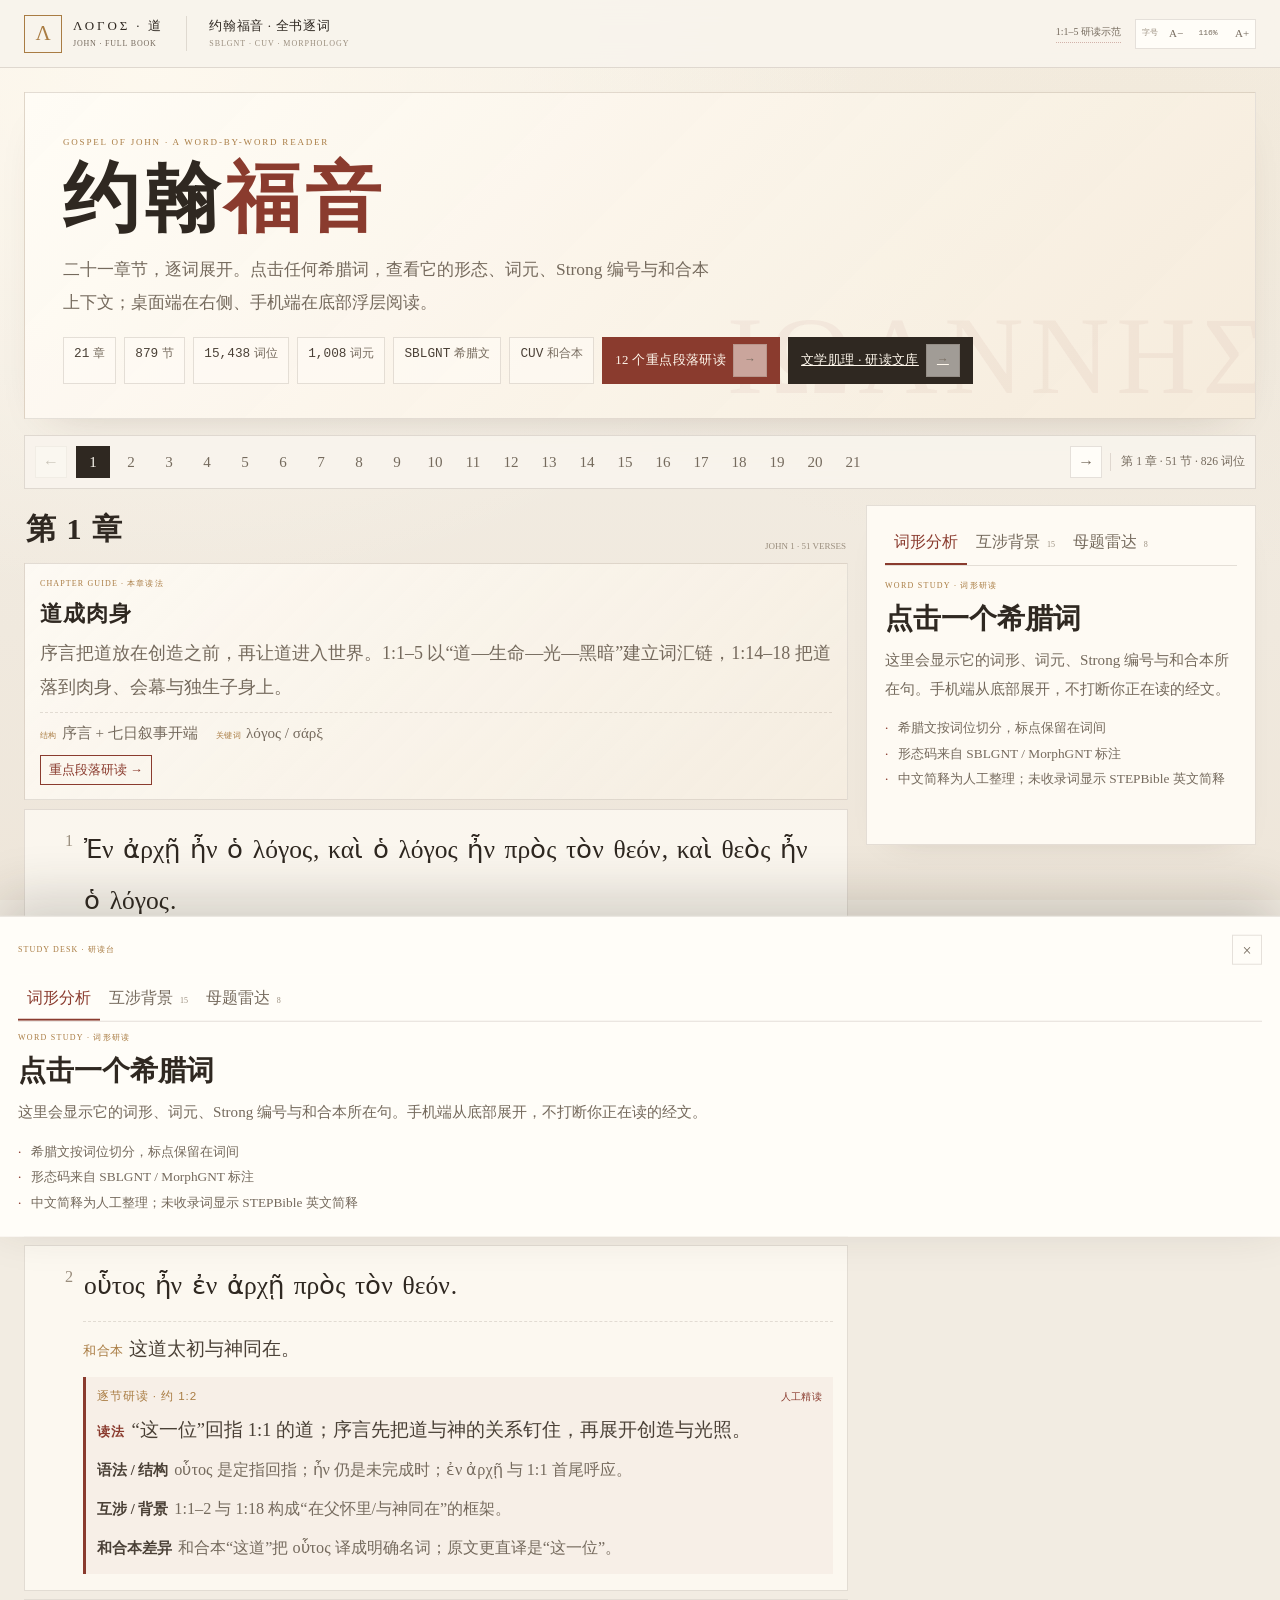
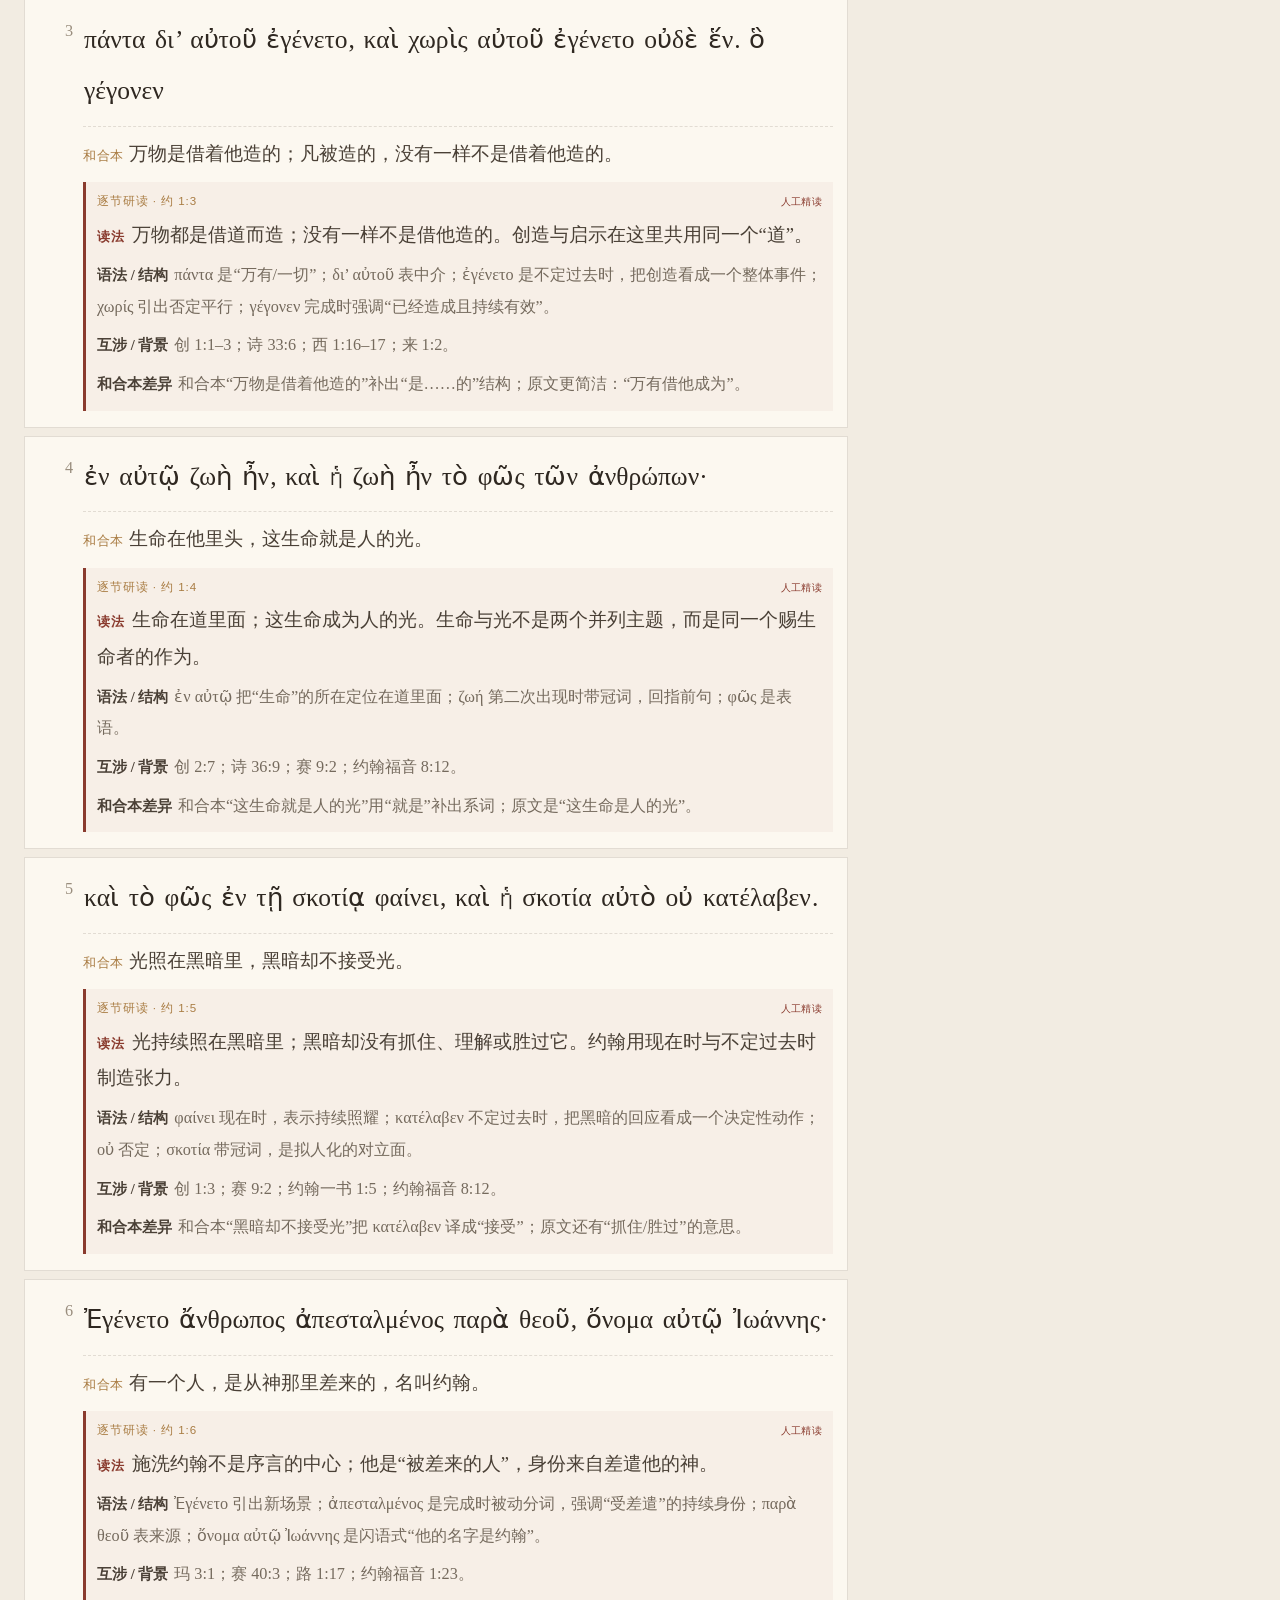
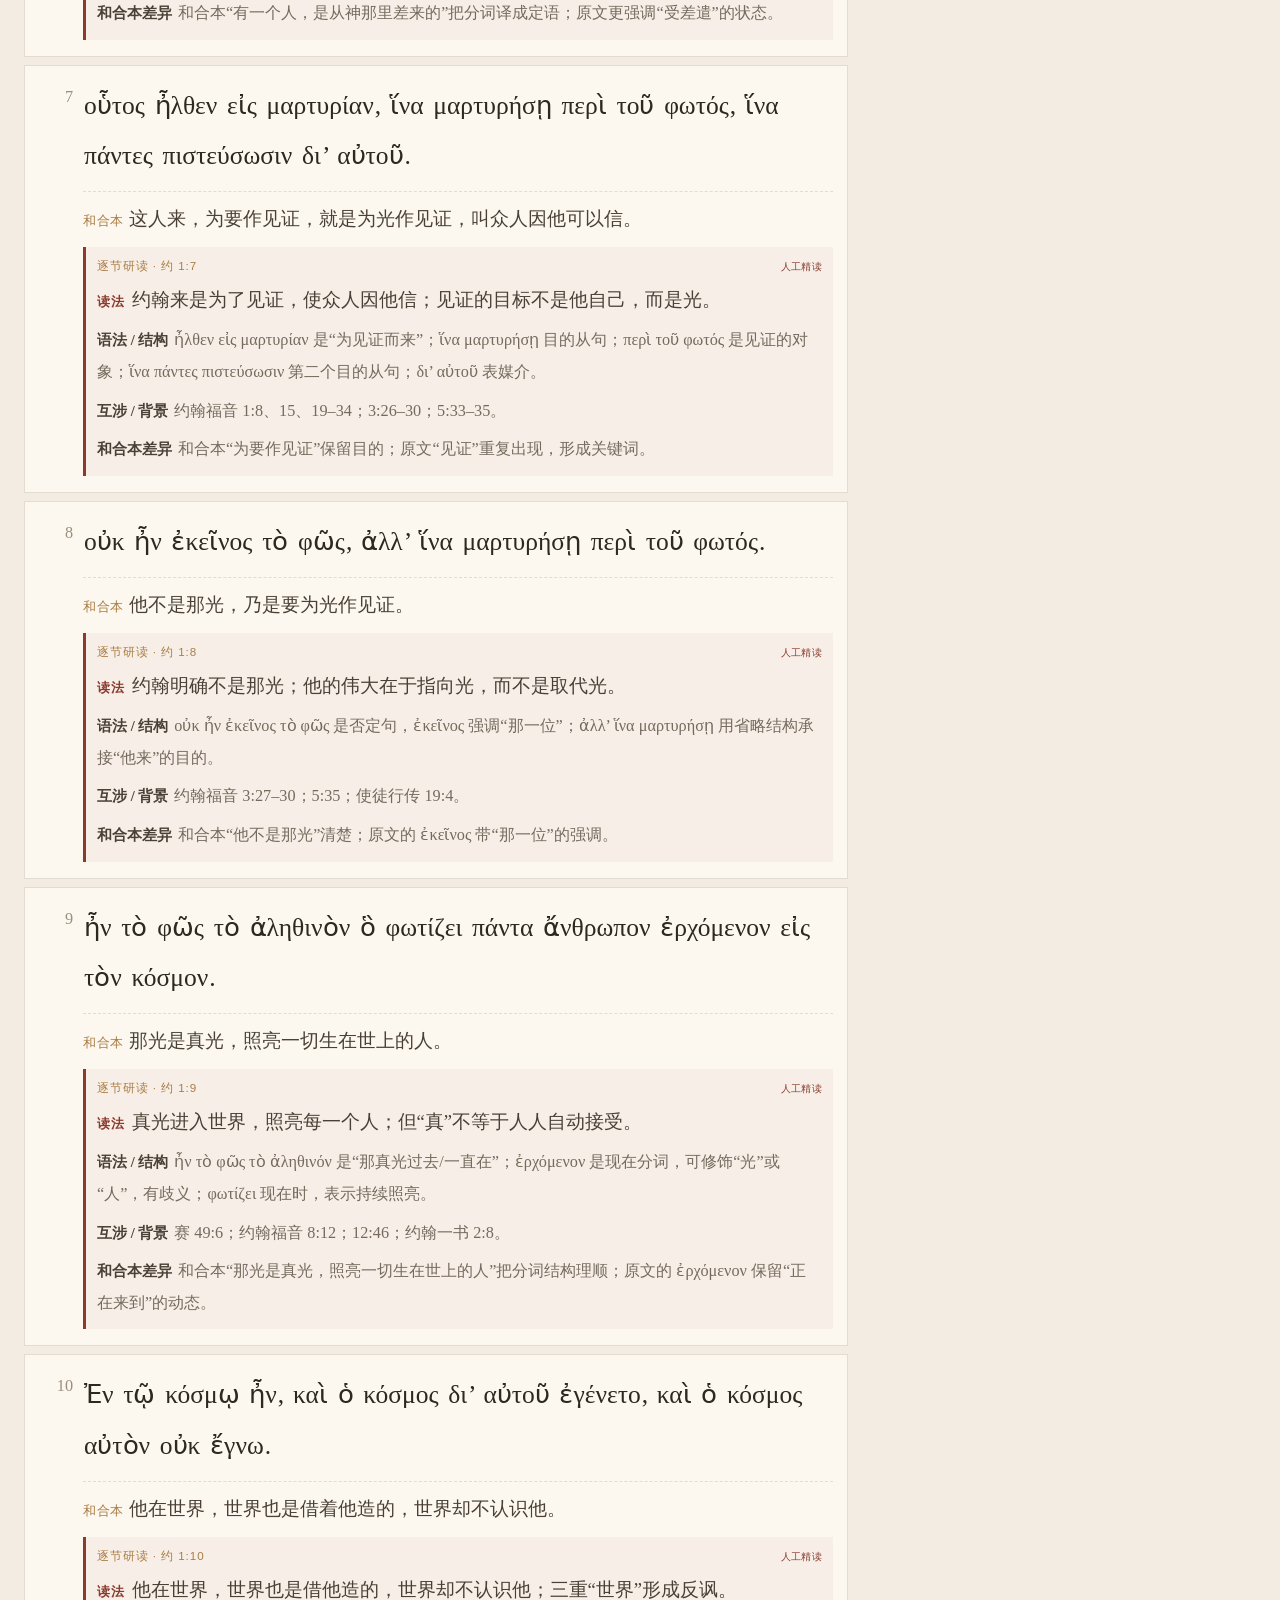
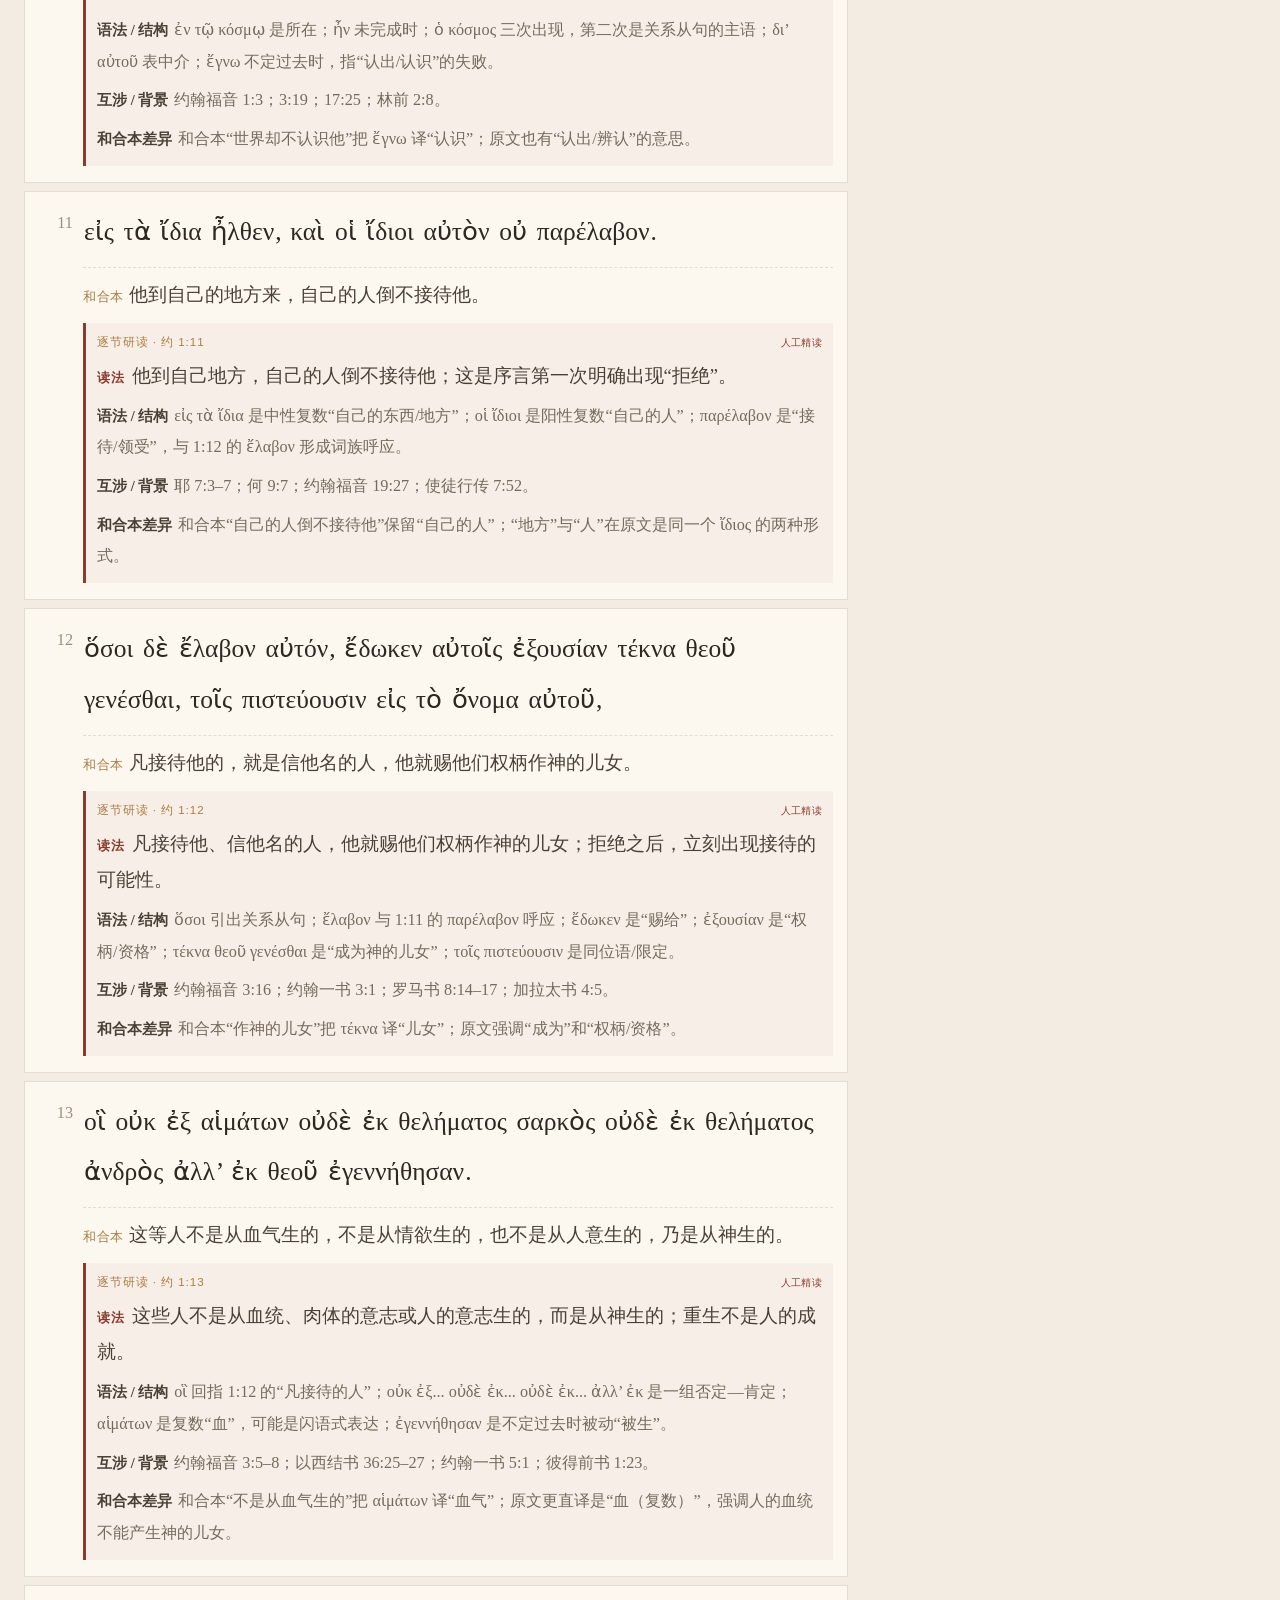
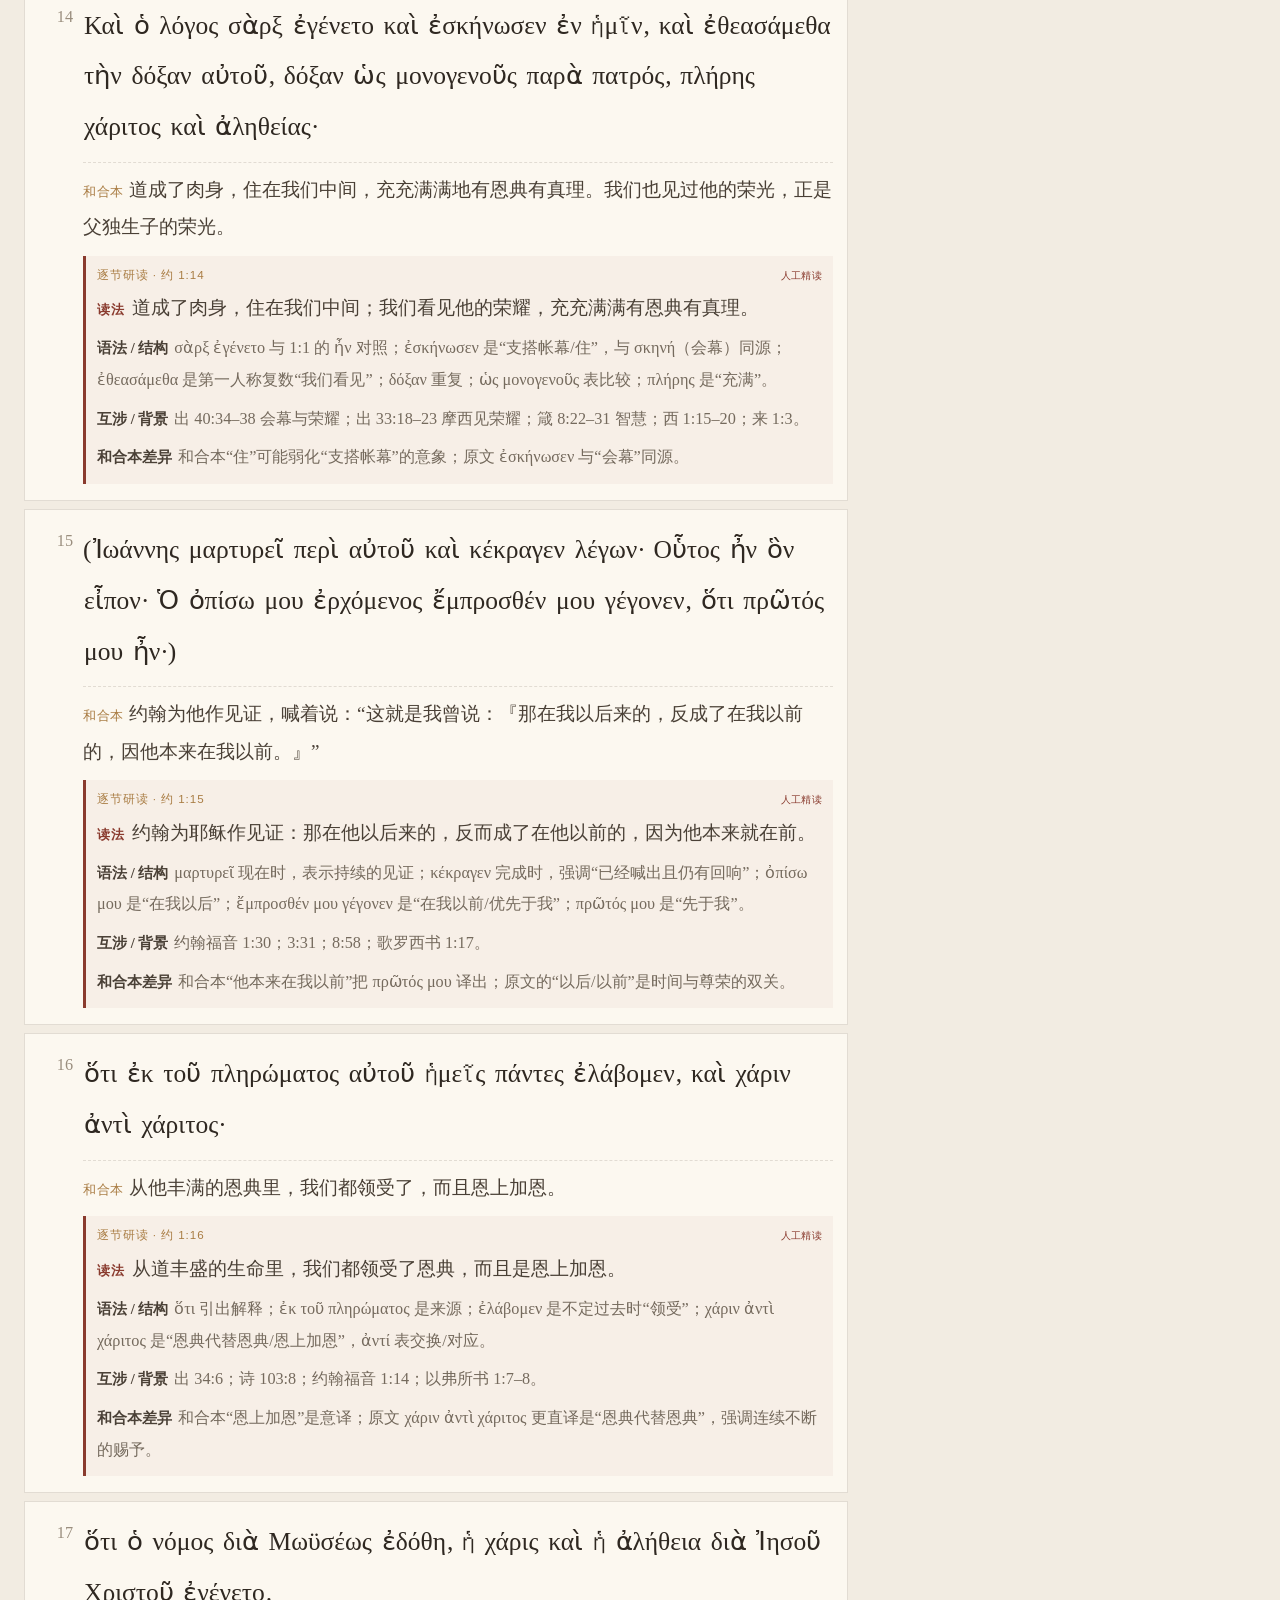
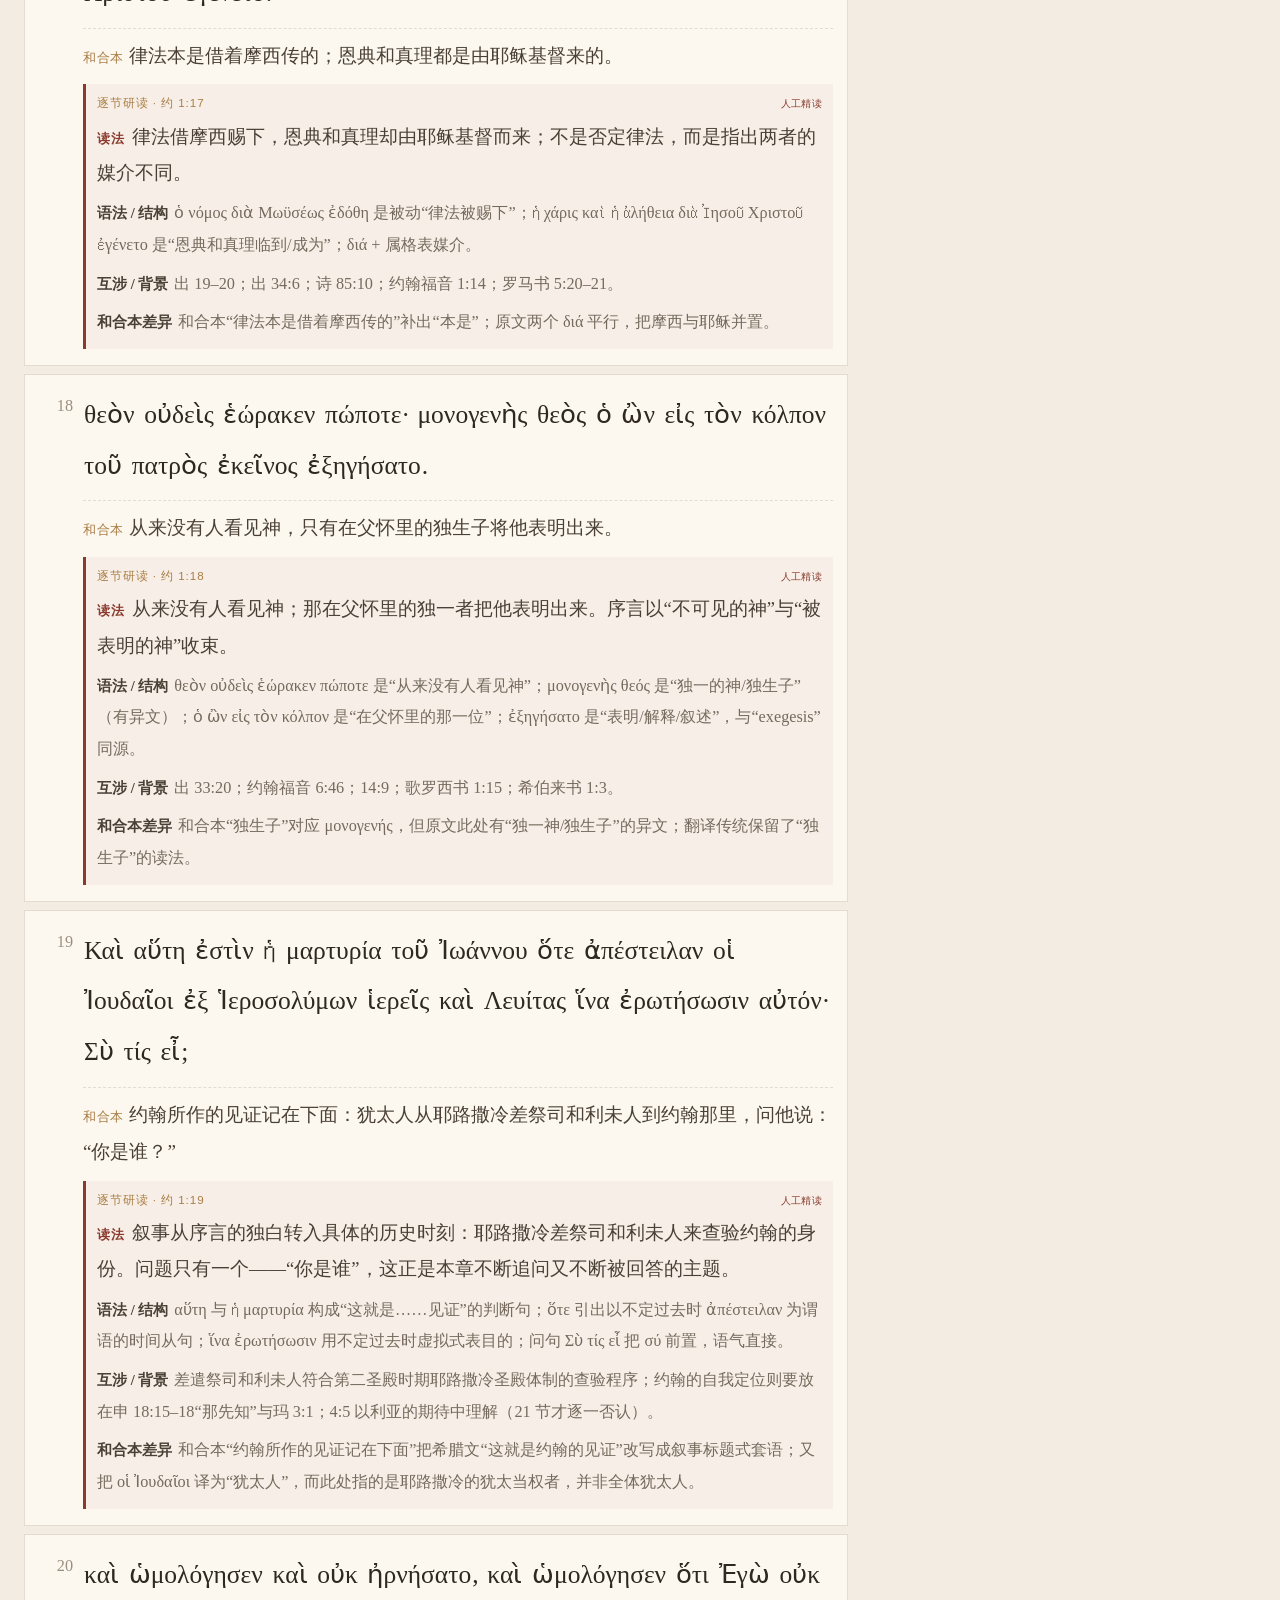
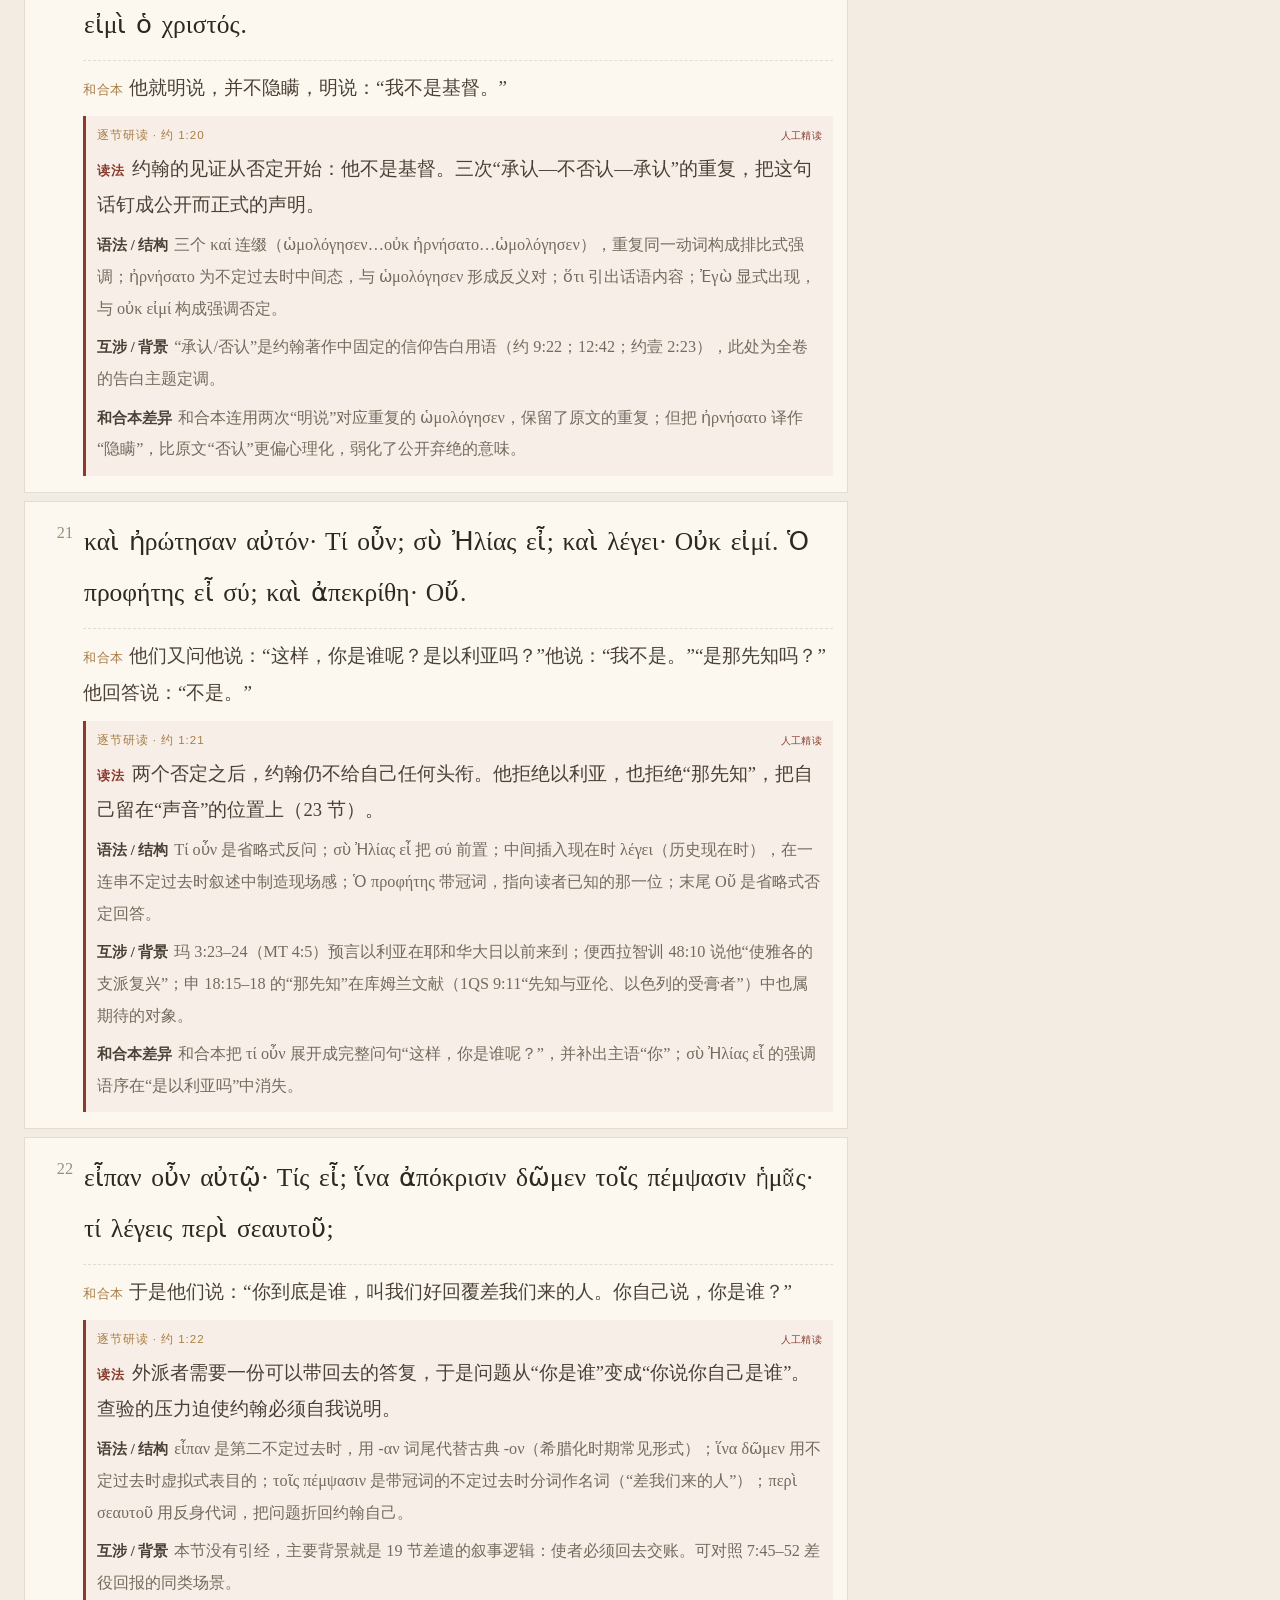
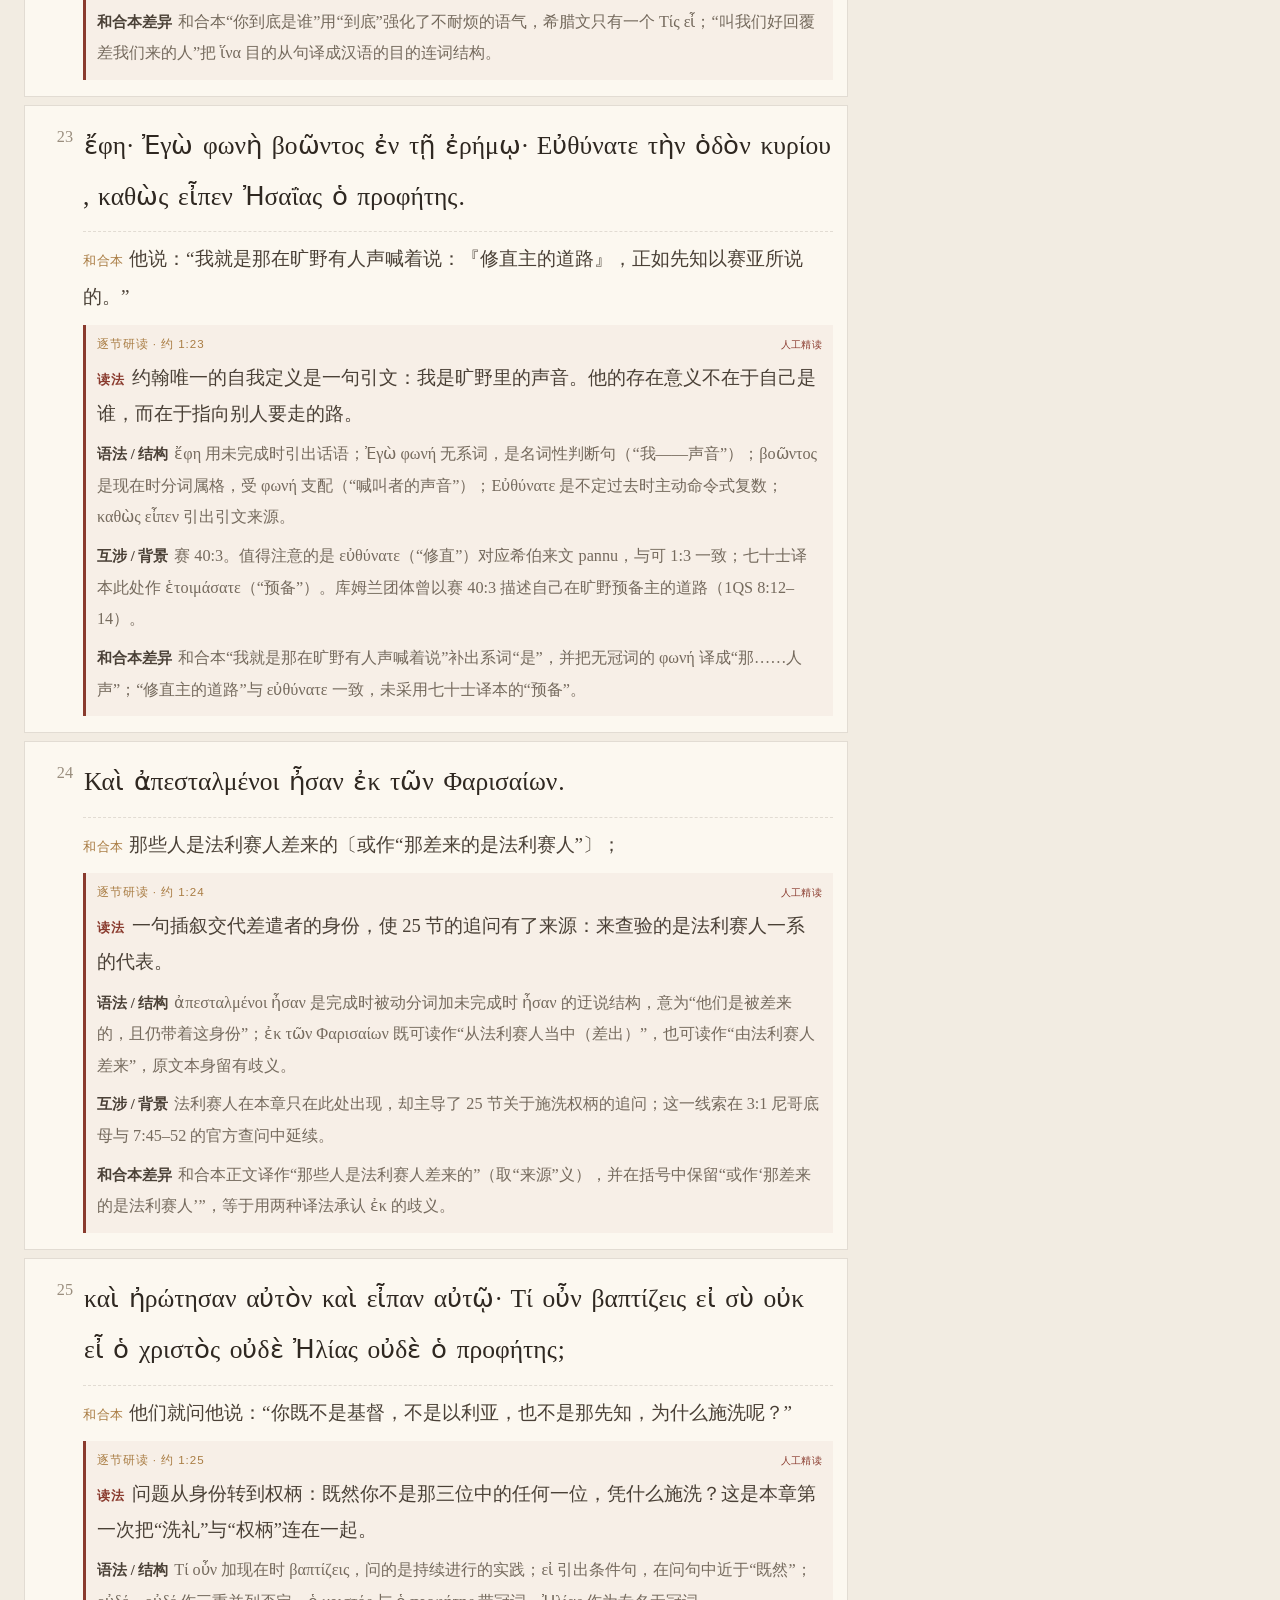
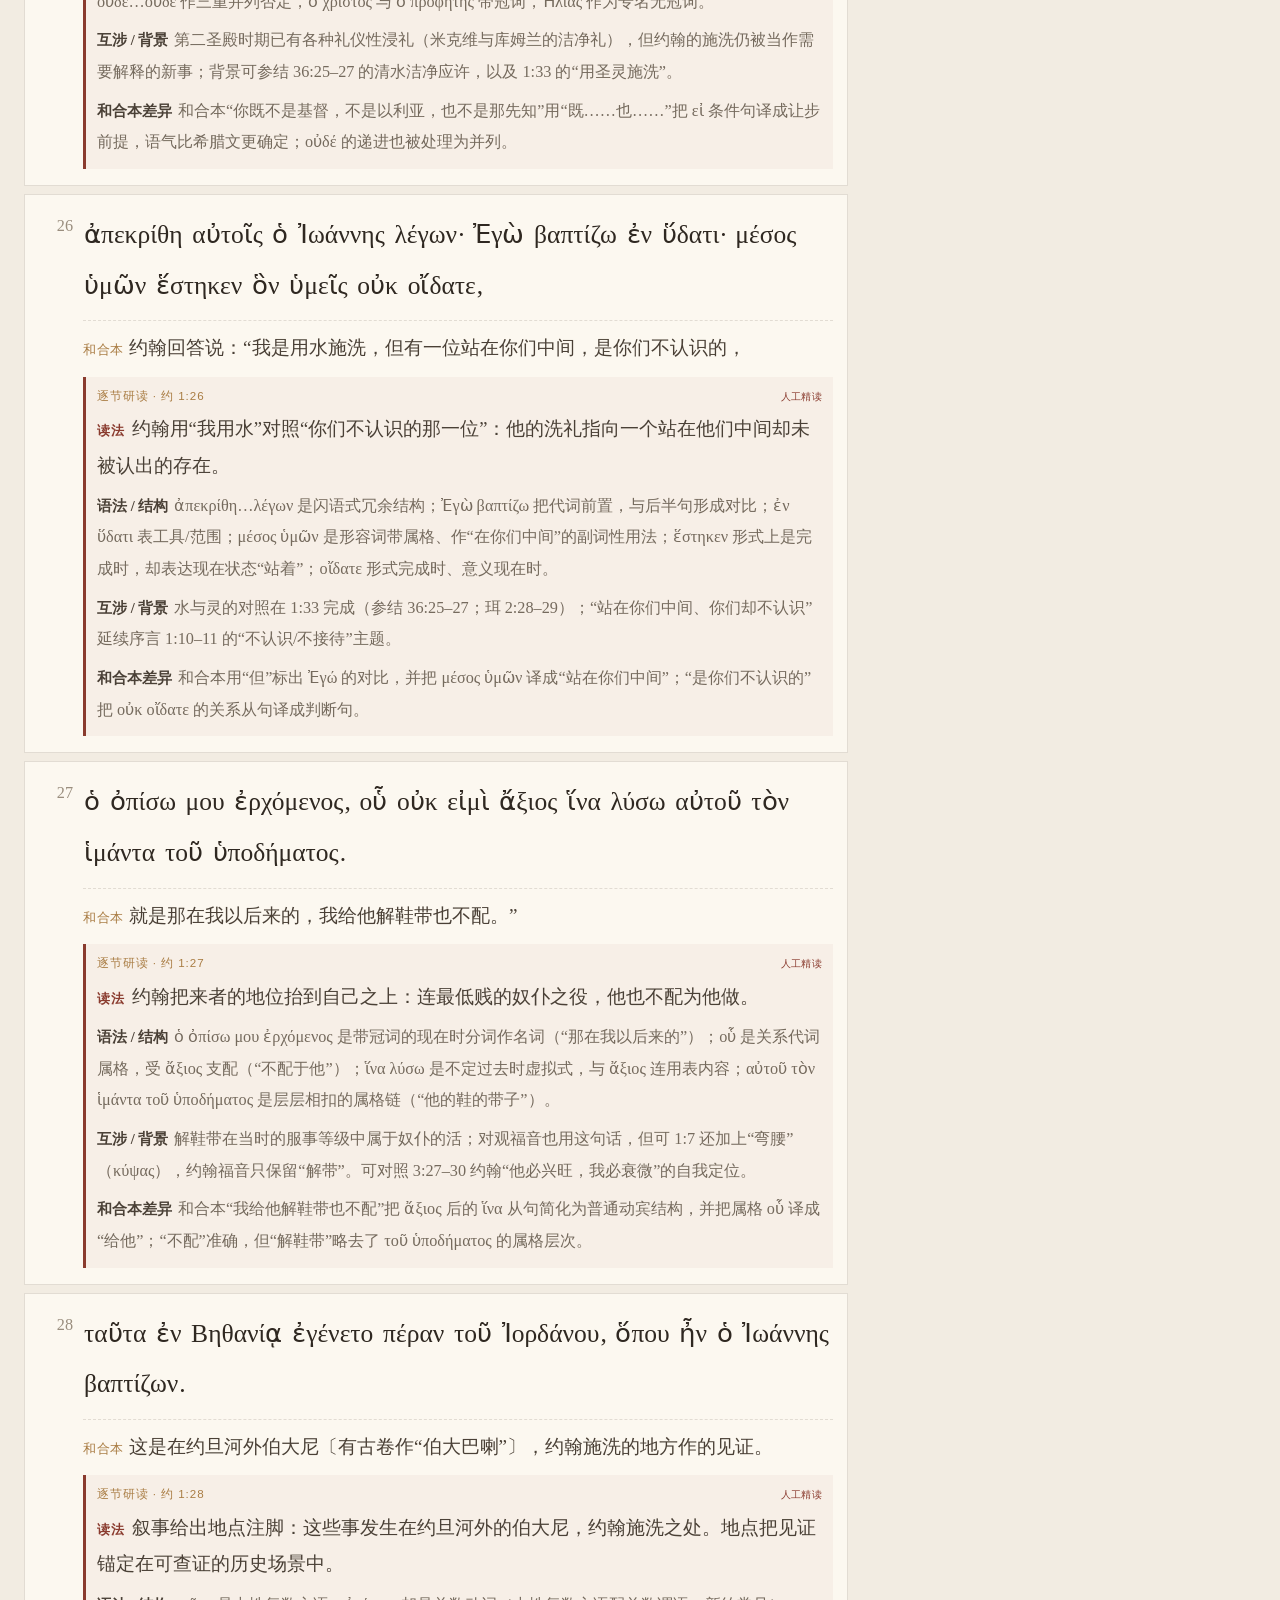
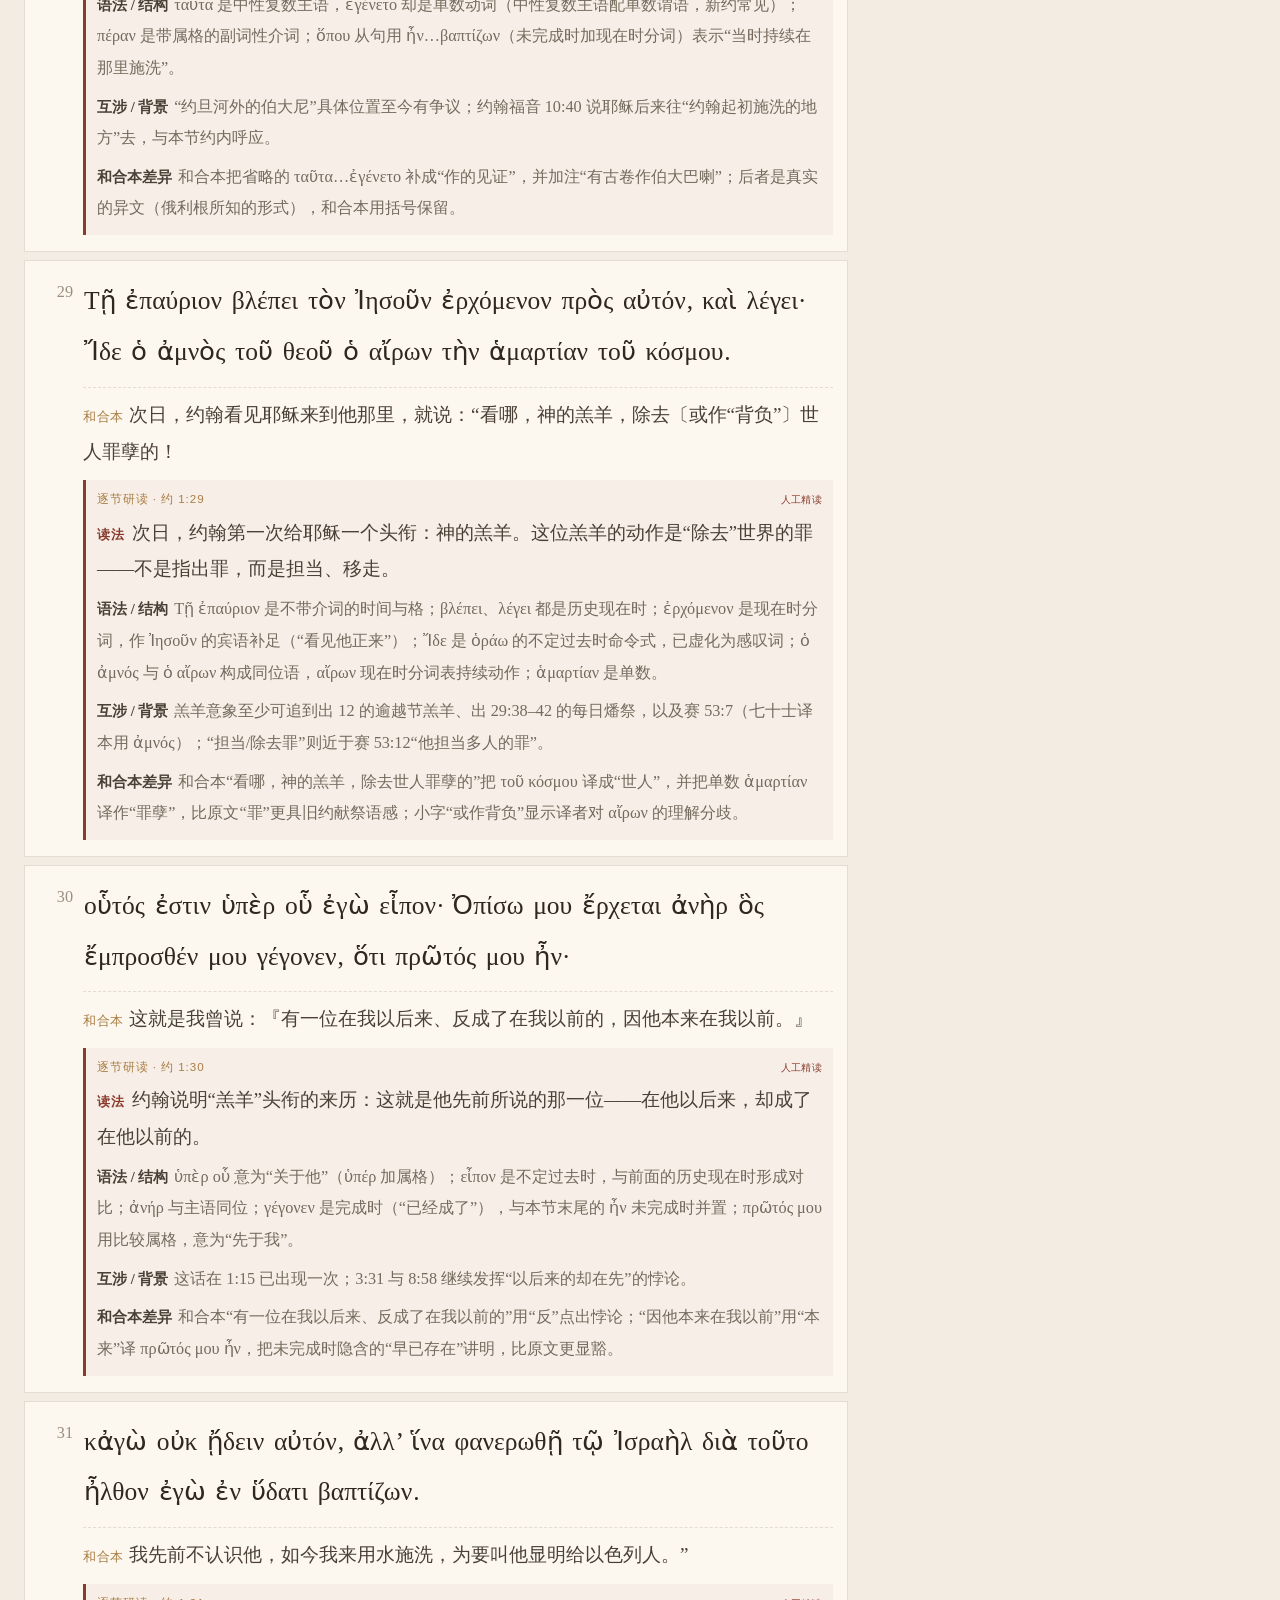
<file: john.html>
<!DOCTYPE html>
<html lang="zh-CN">
<head>
<meta charset="utf-8">
<meta name="viewport" content="width=device-width, initial-scale=1, viewport-fit=cover">
<meta name="color-scheme" content="light">
<meta name="robots" content="noindex,nofollow">
<title>约翰福音 · 全书逐词 | ΛΟΓΟΣ</title>
<link rel="stylesheet" href="john.css">
</head>
<body>
<header class="topbar">
  <a class="brand" href="index.html" aria-label="返回原文研读示范">
    <span class="brand-mark">Λ</span>
    <span><b>ΛΟΓΟΣ · 道</b><small>JOHN · FULL BOOK</small></span>
  </a>
  <div class="top-title"><b>约翰福音 · 全书逐词</b><small>SBLGNT · CUV · MORPHOLOGY</small></div>
  <nav class="top-nav">
    <a class="top-link" href="index.html">1:1–5 研读示范</a>
    <span class="type-inline" aria-label="阅读字号">
      <span>字号</span>
      <button type="button" data-font-step="-1" aria-label="缩小字号">A−</button>
      <button type="button" class="val" data-font-reset title="恢复默认字号">116%</button>
      <button type="button" data-font-step="1" aria-label="放大字号">A+</button>
    </span>
  </nav>
</header>

<div class="page">
  <section class="hero">
    <div class="hero-kicker">Gospel of John · A Word-by-Word Reader</div>
    <h1>约翰<em>福音</em></h1>
    <p>二十一章节，逐词展开。点击任何希腊词，查看它的形态、词元、Strong 编号与和合本上下文；桌面端在右侧、手机端在底部浮层阅读。</p>
    <div class="hero-stats">
      <span><b>21</b>章</span>
      <span><b>879</b>节</span>
      <span><b>15,438</b>词位</span>
      <span><b>1,008</b>词元</span>
      <span><b>SBLGNT</b>希腊文</span>
      <span><b>CUV</b>和合本</span>
      <button type="button" class="study-entry" id="openStudy">12 个重点段落研读 <span aria-hidden="true">→</span></button>
      <a class="study-entry literary-entry" href="john-study.html">文学肌理 · 研读文库 <span aria-hidden="true">→</span></a>
    </div>
  </section>

  <div class="chapter-bar" aria-label="章选择">
    <button type="button" class="chapter-nav" id="prevChapter" aria-label="上一章">←</button>
    <div class="chip-scroll" id="chapterChips"></div>
    <button type="button" class="chapter-nav" id="nextChapter" aria-label="下一章">→</button>
    <div class="chapter-meta" id="chapterMeta"></div>
  </div>

  <div class="reader-layout">
    <main class="verse-list" id="verseList" aria-live="polite"></main>
    <aside class="word-panel" aria-label="研读台">
      <div class="panel-tabs">
        <button type="button" class="panel-tab active" data-panel-tab="word">词形分析</button>
        <button type="button" class="panel-tab" data-panel-tab="intertext">互涉背景 <small>15</small></button>
        <button type="button" class="panel-tab" data-panel-tab="motif">母题雷达 <small>8</small></button>
      </div>
      <div id="wordPanelBody">
        <div class="panel-empty">
          <div class="panel-kicker">Word Study · 词形研读</div>
          <h2>点击一个希腊词</h2>
          <p>这里会显示它的词形、词元、Strong 编号与和合本所在句。手机端从底部展开，不打断你正在读的经文。</p>
          <ul>
            <li>希腊文按词位切分，标点保留在词间</li>
            <li>形态码来自 SBLGNT / MorphGNT 标注</li>
            <li>中文简释为人工整理；未收录词显示 STEPBible 英文简释</li>
          </ul>
        </div>
      </div>
    </aside>
  </div>
</div>

<div class="sheet-backdrop" id="sheetBackdrop"></div>
<aside class="word-sheet" id="wordSheet" role="dialog" aria-modal="true" aria-label="研读台">
  <div class="sheet-head"><span>STUDY DESK · 研读台</span><button type="button" class="sheet-close" id="sheetClose" aria-label="关闭">×</button></div>
  <div class="panel-tabs sheet-tabs">
    <button type="button" class="panel-tab active" data-panel-tab="word">词形分析</button>
    <button type="button" class="panel-tab" data-panel-tab="intertext">互涉背景 <small>15</small></button>
    <button type="button" class="panel-tab" data-panel-tab="motif">母题雷达 <small>8</small></button>
  </div>
  <div id="sheetBody"></div>
</aside>

<div class="study-backdrop" id="studyBackdrop">
  <div class="study-modal" role="dialog" aria-modal="true" aria-labelledby="studyTitle">
    <div class="study-head">
      <div>
        <div class="study-kicker">Passage Guide · 重点段落</div>
        <h2 id="studyTitle">约翰福音的十二个入口</h2>
        <p>从序言到结语，每张卡片给一个结构观察、一个和合本差异，并可直接跳回经文。</p>
      </div>
      <button type="button" class="study-close" id="studyClose" aria-label="关闭重点段落">×</button>
    </div>
    <div class="study-grid" id="studyGrid"></div>
    <div class="study-foot">这些是研读提示，不是唯一释经结论；结构判断与翻译差异都应与经文上下文、其他译本和专业注释对读。</div>
  </div>
</div>

<div class="study-backdrop" id="literaryBackdrop">
  <div class="study-modal literary-modal" role="dialog" aria-modal="true" aria-labelledby="literaryTitle">
    <div class="study-head">
      <div>
        <div class="study-kicker">Literary Texture · 文学肌理</div>
        <h2 id="literaryTitle">道在结构中回响</h2>
        <p>约翰福音 1:1–5 的交错、顶真、语法张力与和合本差异。这里是摘要版；完整互动版仍在研读示范页。</p>
      </div>
      <button type="button" class="study-close" id="literaryClose" aria-label="关闭文学肌理">×</button>
    </div>

    <div class="lit-body">
      <h3>01 · 交错平行</h3>
      <div class="lit-chi">
        <div class="lit-row"><b>A</b><span lang="grc">Ἐν ἀρχῇ ἦν ὁ λόγος</span><em>太初有道</em></div>
        <div class="lit-row"><b>B</b><span lang="grc">ὁ λόγος ἦν πρὸς τὸν θεόν</span><em>道与神同在</em></div>
        <div class="lit-row"><b>C</b><span lang="grc">θεὸς ἦν ὁ λόγος</span><em>道就是神</em></div>
        <div class="lit-row x"><b>X</b><span lang="grc">οὗτος ἦν ἐν ἀρχῇ πρὸς τὸν θεόν</span><em>这道太初与神同在</em></div>
        <div class="lit-row"><b>C′</b><span lang="grc">πάντα δι’ αὐτοῦ ἐγένετο</span><em>万物借他而造</em></div>
        <div class="lit-row"><b>B′</b><span lang="grc">ἐν αὐτῷ ζωὴ ἦν</span><em>生命在他里头</em></div>
        <div class="lit-row"><b>A′</b><span lang="grc">τὸ φῶς ἐν τῇ σκοτίᾳ φαίνει</span><em>光照在黑暗里</em></div>
      </div>

      <h3>02 · 阶梯顶真</h3>
      <div class="lit-chain">
        <div><b>ζωή</b><span>生命</span></div><i>→</i>
        <div><b>ἡ ζωή</b><span>这生命</span></div><i>→</i>
        <div><b>τὸ φῶς</b><span>人的光</span></div><i>→</i>
        <div><b>φαίνει</b><span>光照</span></div><i>→</i>
        <div><b>ἡ σκοτία</b><span>黑暗</span></div>
      </div>
      <p class="lit-note">上一句的结尾成为下一句的起点；生命、光、黑暗不是并列概念，而是一步一步推进的叙事链。</p>

      <h3>03 · 语法张力</h3>
      <div class="lit-grid">
        <article><b>谓语前置</b><span lang="grc">θεὸς ἦν ὁ λόγος</span><p>把“神”提前，强调道是神；和合本用“道就是神”重排为自然中文。</p></article>
        <article><b>时态对照</b><span lang="grc">ἦν / ἐγένετο</span><p>道是“一直在”，万物是“被造成”；时态在划创造者与受造界的界线。</p></article>
        <article><b>现在 vs 不定过去</b><span lang="grc">φαίνει / κατέλαβεν</span><p>光持续照耀；黑暗的抓取是一次动作，却没有成功。</p></article>
        <article><b>多连词</b><span lang="grc">καί × 7</span><p>连续用“和”把分句串起来，制造缓慢、庄重、礼仪性的节奏。</p></article>
      </div>

      <h3>04 · 原文与和合本</h3>
      <div class="lit-table">
        <div class="lit-thead"><span>原文</span><span>逐词 / 语序</span><span>和合本</span></div>
        <div><span lang="grc">Ἐν ἀρχῇ ἦν ὁ λόγος</span><span>在起初 是 那 道</span><em>太初有道</em></div>
        <div><span lang="grc">θεὸς ἦν ὁ λόγος</span><span>神（谓语）是 道（主语）</span><em>道就是神</em></div>
        <div><span lang="grc">τὸ φῶς ἐν τῇ σκοτίᾳ φαίνει</span><span>那光 在 那黑暗 照耀</span><em>光照在黑暗里</em></div>
      </div>
      <p class="lit-note">“神—是—道”只是希腊词序的中文速记，不是可逆等式；希腊文从左往右读，希伯来文才从右往左。</p>
      <p class="lit-link"><a href="index.html">打开完整 1:1–5 研读示范：交互式交错图、术语表、互涉与原文 vs 和合本 →</a></p>
    </div>
  </div>
</div>

<footer class="foot">
  <b>约翰福音全书逐词</b> · 原文：SBLGNT（CC BY 4.0）· 形态：SBLGNT / MorphGNT · 中文：和合本（CUV，公版）· 简释：STEPBible TBESG（CC BY 4.0）与人工整理。<br>
  SBLGNT 未收 5:4 与 7:53–8:11（行淫时被拿的妇人段落）；这些节次仅列和合本，并在正文中标注。此页为研读原型，不替代校勘本或专业辞书。<br>
  <a href="index.html">回到 1:1–5 文学肌理与研读示范</a>
</footer>

<script src="data/john/john-data.js"></script>
<script src="data/john/zh-extra.js"></script>
<script src="data/john/john-study.js"></script>
<script src="data/john/john-chapters.js"></script>
<script src="data/john/john-intertexts.js"></script>
<script src="data/john/john-motifs.js"></script>
<script src="data/john/john-deep.js"></script>
<script src="data/john/john-deep-1b.js"></script>
<script src="data/john/john-deep-2.js"></script>
<script src="data/john/john-deep-3.js"></script>
<script src="data/john/john-deep-4.js"></script>
<script src="data/john/john-deep-5.js"></script>
<script src="data/john/john-deep-6.js"></script>
<script src="data/john/john-deep-7.js"></script>
<script src="data/john/john-deep-8.js"></script>
<script src="data/john/john-deep-10.js"></script>
<script src="data/john/john-deep-11.js"></script>
<script src="data/john/john-deep-12.js"></script>
<script src="data/john/john-deep-13.js"></script>
<script src="data/john/john-deep-14.js"></script>
<script src="data/john/john-deep-18.js"></script>
<script src="data/john/john-deep-19.js"></script>
<script src="data/john/john-deep-15.js"></script>
<script src="data/john/john-deep-16.js"></script>
<script src="data/john/john-deep-17.js"></script>
<script src="data/john/john-deep-20.js"></script>
<script src="data/john/john-deep-21.js"></script>
<script src="data/john/john-deep-9.js"></script>
<script src="john.js"></script>
</body>
</html>
</file>
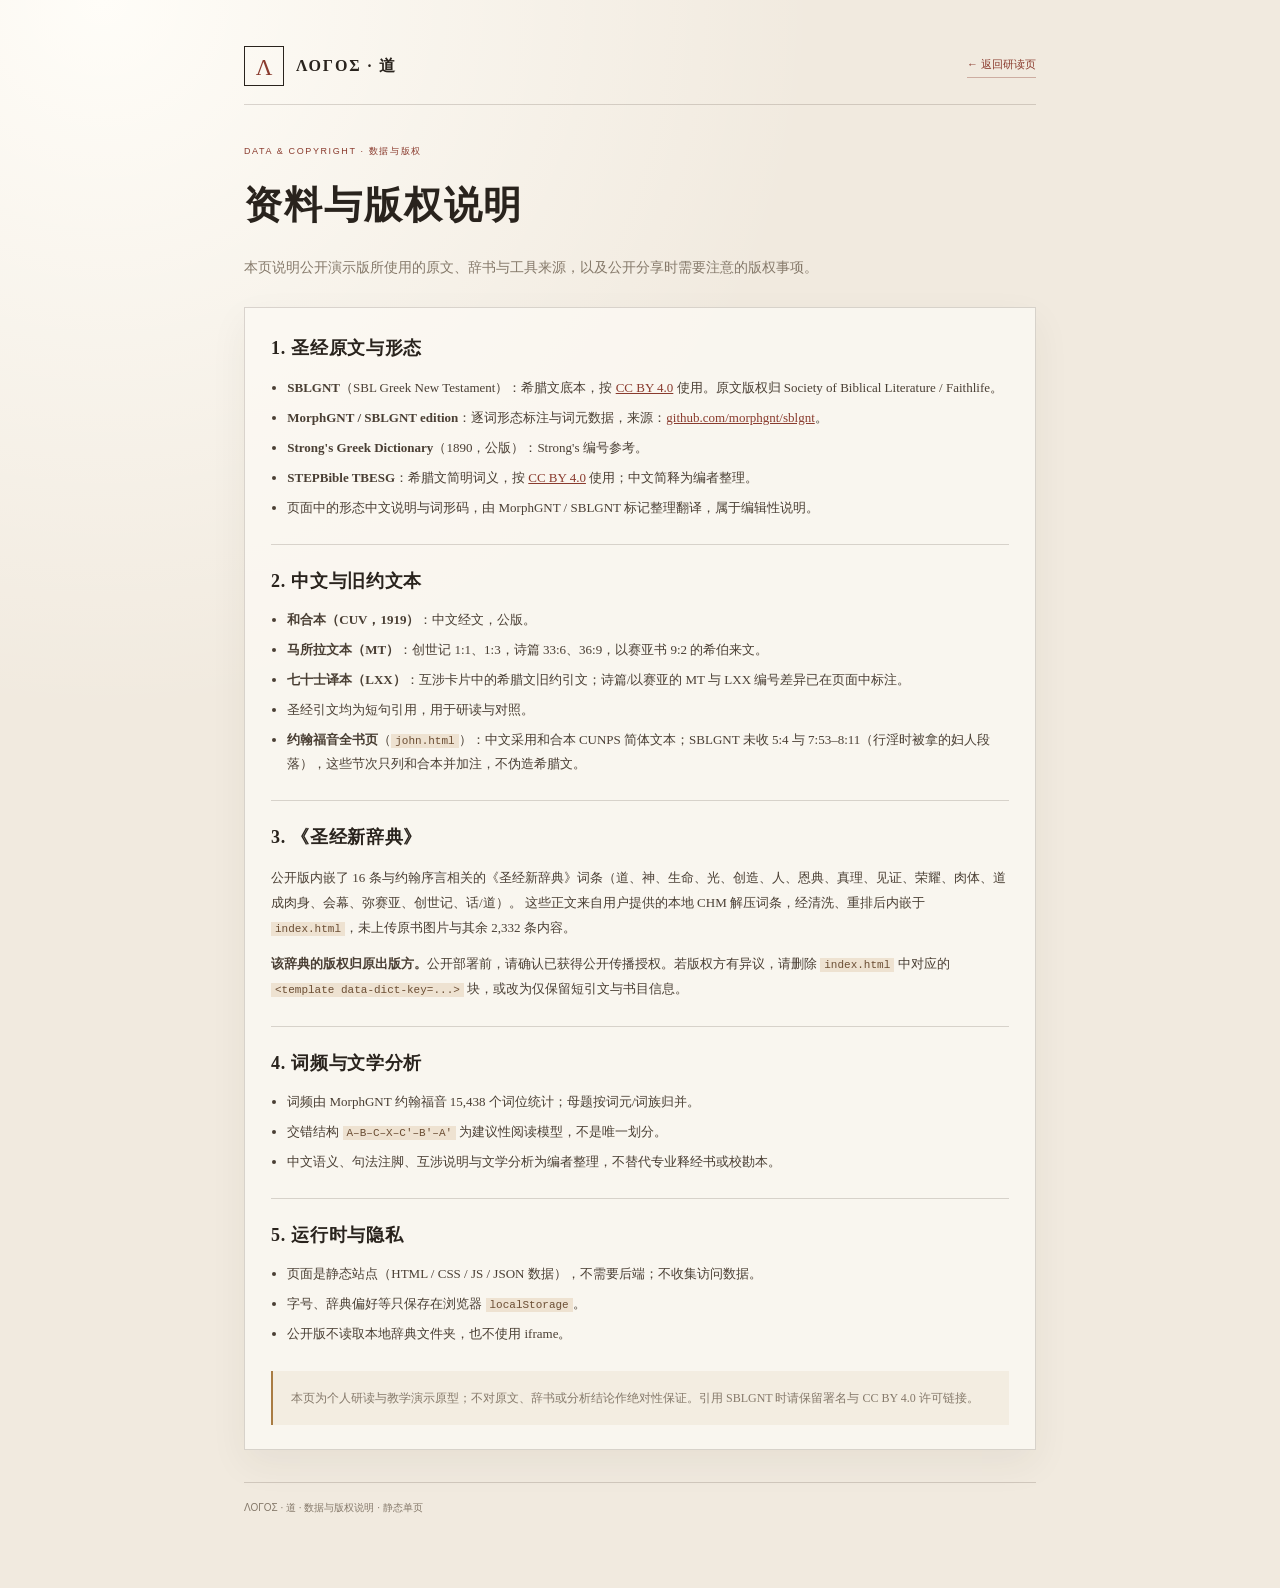
<file: notice.html>
<!DOCTYPE html>
<html lang="zh-CN">
<head>
<meta charset="UTF-8">
<meta name="viewport" content="width=device-width, initial-scale=1">
<meta name="robots" content="noindex,nofollow">
<title>数据与版权说明 · ΛΟΓΟΣ · 道</title>
<style>
  :root{--paper:#f1eadf;--card:#fbf7ef;--ink:#29231d;--soft:#4a3f34;--muted:#85796a;--line:rgba(61,48,35,.18);--accent:#8a3b2e;--gold:#a97c43;--serif:"Songti SC","STSong","Noto Serif SC","SimSun",Georgia,serif;--sans:"Segoe UI","PingFang SC","Microsoft YaHei",sans-serif;--latin:"Palatino Linotype","Times New Roman",serif}
  *{box-sizing:border-box}
  body{margin:0;background:radial-gradient(circle at 8% 0%,#fffdf8,transparent 36%),var(--paper);color:var(--ink);font-family:var(--sans);line-height:1.85}
  .wrap{max-width:840px;margin:0 auto;padding:46px 24px 70px}
  .top{display:flex;align-items:center;justify-content:space-between;gap:18px;padding-bottom:18px;border-bottom:1px solid var(--line)}
  .brand{display:flex;align-items:center;gap:12px}
  .mark{width:40px;height:40px;border:1px solid var(--ink);display:grid;place-items:center;color:var(--accent);font-family:var(--latin);font-size:23px}
  .brand b{font-family:var(--serif);letter-spacing:.12em;font-size:16px}
  .back{color:var(--accent);text-decoration:none;font-size:11px;border-bottom:1px solid rgba(138,59,46,.35);padding-bottom:2px}
  .back:hover{color:var(--ink)}
  .kicker{margin-top:38px;color:var(--accent);font-size:9px;letter-spacing:.18em;text-transform:uppercase}
  h1{margin:10px 0 0;font-family:var(--serif);font-size:38px;letter-spacing:.05em;font-weight:600}
  .lead{margin:14px 0 0;color:var(--muted);font-family:var(--serif);font-size:14px;line-height:1.95}
  .card{margin-top:26px;padding:24px 26px;background:rgba(253,250,244,.75);border:1px solid var(--line);box-shadow:0 14px 36px rgba(59,44,28,.06)}
  h2{margin:0 0 10px;font-family:var(--serif);font-size:18px;letter-spacing:.04em;font-weight:600}
  h2:not(:first-child){margin-top:24px;padding-top:20px;border-top:1px solid var(--line)}
  p{margin:0 0 10px;color:var(--soft);font-family:var(--serif);font-size:13px;line-height:1.95}
  ul{margin:0;padding-left:1.25em;color:var(--soft);font-family:var(--serif);font-size:13px}
  li{margin-bottom:6px}
  a{color:var(--accent)}
  code{font-family:Consolas,monospace;font-size:11px;background:#eee2d1;padding:1px 4px;color:#6b4e34}
  .warn{margin-top:24px;padding:16px 18px;border-left:2px solid var(--gold);background:rgba(169,124,67,.08);color:var(--muted);font-family:var(--serif);font-size:12px;line-height:1.9}
  .foot{margin-top:32px;padding-top:16px;border-top:1px solid var(--line);color:var(--muted);font-size:10px}
  @media (max-width:600px){.wrap{padding:24px 16px 50px}h1{font-size:29px}.card{padding:18px 16px}.top{align-items:flex-start}.back{font-size:10px}}
</style>
</head>
<body>
<main class="wrap">
  <div class="top">
    <div class="brand"><div class="mark">Λ</div><b>ΛΟΓΟΣ · 道</b></div>
    <a class="back" href="index.html">← 返回研读页</a>
  </div>

  <div class="kicker">Data &amp; Copyright · 数据与版权</div>
  <h1>资料与版权说明</h1>
  <p class="lead">
    本页说明公开演示版所使用的原文、辞书与工具来源，以及公开分享时需要注意的版权事项。
  </p>

  <section class="card">
    <h2>1. 圣经原文与形态</h2>
    <ul>
      <li><strong>SBLGNT</strong>（SBL Greek New Testament）：希腊文底本，按 <a href="https://www.sblgnt.com/license/" target="_blank" rel="noopener">CC BY 4.0</a> 使用。原文版权归 Society of Biblical Literature / Faithlife。</li>
      <li><strong>MorphGNT / SBLGNT edition</strong>：逐词形态标注与词元数据，来源：<a href="https://github.com/morphgnt/sblgnt" target="_blank" rel="noopener">github.com/morphgnt/sblgnt</a>。</li>
      <li><strong>Strong's Greek Dictionary</strong>（1890，公版）：Strong's 编号参考。</li>
      <li><strong>STEPBible TBESG</strong>：希腊文简明词义，按 <a href="https://creativecommons.org/licenses/by/4.0/" target="_blank" rel="noopener">CC BY 4.0</a> 使用；中文简释为编者整理。</li>
      <li>页面中的形态中文说明与词形码，由 MorphGNT / SBLGNT 标记整理翻译，属于编辑性说明。</li>
    </ul>

    <h2>2. 中文与旧约文本</h2>
    <ul>
      <li><strong>和合本（CUV，1919）</strong>：中文经文，公版。</li>
      <li><strong>马所拉文本（MT）</strong>：创世记 1:1、1:3，诗篇 33:6、36:9，以赛亚书 9:2 的希伯来文。</li>
      <li><strong>七十士译本（LXX）</strong>：互涉卡片中的希腊文旧约引文；诗篇/以赛亚的 MT 与 LXX 编号差异已在页面中标注。</li>
      <li>圣经引文均为短句引用，用于研读与对照。</li>
      <li><strong>约翰福音全书页</strong>（<code>john.html</code>）：中文采用和合本 CUNPS 简体文本；SBLGNT 未收 5:4 与 7:53–8:11（行淫时被拿的妇人段落），这些节次只列和合本并加注，不伪造希腊文。</li>
    </ul>

    <h2>3. 《圣经新辞典》</h2>
    <p>
      公开版内嵌了 16 条与约翰序言相关的《圣经新辞典》词条（道、神、生命、光、创造、人、恩典、真理、见证、荣耀、肉体、道成肉身、会幕、弥赛亚、创世记、话/道）。
      这些正文来自用户提供的本地 CHM 解压词条，经清洗、重排后内嵌于 <code>index.html</code>，未上传原书图片与其余 2,332 条内容。
    </p>
    <p>
      <strong>该辞典的版权归原出版方。</strong>公开部署前，请确认已获得公开传播授权。若版权方有异议，请删除 <code>index.html</code> 中对应的 <code>&lt;template data-dict-key=...&gt;</code> 块，或改为仅保留短引文与书目信息。
    </p>

    <h2>4. 词频与文学分析</h2>
    <ul>
      <li>词频由 MorphGNT 约翰福音 15,438 个词位统计；母题按词元/词族归并。</li>
      <li>交错结构 <code>A–B–C–X–C′–B′–A′</code> 为建议性阅读模型，不是唯一划分。</li>
      <li>中文语义、句法注脚、互涉说明与文学分析为编者整理，不替代专业释经书或校勘本。</li>
    </ul>

    <h2>5. 运行时与隐私</h2>
    <ul>
      <li>页面是静态站点（HTML / CSS / JS / JSON 数据），不需要后端；不收集访问数据。</li>
      <li>字号、辞典偏好等只保存在浏览器 <code>localStorage</code>。</li>
      <li>公开版不读取本地辞典文件夹，也不使用 iframe。</li>
    </ul>

    <div class="warn">
      本页为个人研读与教学演示原型；不对原文、辞书或分析结论作绝对性保证。引用 SBLGNT 时请保留署名与 CC BY 4.0 许可链接。
    </div>
  </section>

  <div class="foot">ΛΟΓΟΣ · 道 · 数据与版权说明 · 静态单页</div>
</main>
</body>
</html>
</file>
<file: john.css>
:root{
  --bg:#f2ece2;--paper:#fbf7ef;--paper-2:#f7efe2;--card:#fffdf8;--card-bright:#fffaf0;
  --ink:#2f2821;--ink-soft:#4a4036;--muted:#756a5d;--muted-2:#9a8e7e;
  --accent:#8a3b2e;--accent-soft:#b35a45;--gold:#a97c43;--gold-soft:#d8be94;--sage:#5e705e;
  --line:rgba(72,53,36,.14);--line-strong:rgba(72,53,36,.24);
  --serif:"Palatino Linotype","Book Antiqua",Georgia,"Times New Roman","Songti SC","STSong","Noto Serif SC","Source Han Serif SC","SimSun",serif;
  --latin:"Palatino Linotype","Book Antiqua",Georgia,"Times New Roman",serif;
  --sans:"Avenir Next","Segoe UI","PingFang SC","Hiragino Sans GB","Microsoft YaHei",sans-serif;
  --mono:"SFMono-Regular","Cascadia Code","Roboto Mono",Consolas,monospace;
  --read-scale:1.16;
}
*{box-sizing:border-box}
html{scroll-behavior:smooth}
body{margin:0;background:var(--bg);color:var(--ink);font-family:var(--serif);-webkit-font-smoothing:antialiased;line-height:1.6}
body.study-open{overflow:hidden}
body::before{content:"";position:fixed;inset:0;pointer-events:none;z-index:-1;background:
 radial-gradient(ellipse at 12% 8%,rgba(255,250,240,.85),transparent 45%),
 radial-gradient(ellipse at 90% 18%,rgba(215,190,148,.12),transparent 40%),
 linear-gradient(180deg,#f6f0e5 0%,#f2ece2 40%,#eee6da 100%)}
button{font:inherit}
a{color:inherit}
.topbar{position:sticky;top:0;z-index:40;height:68px;display:flex;align-items:center;gap:22px;padding:0 24px;background:rgba(248,244,236,.93);border-bottom:1px solid var(--line);backdrop-filter:blur(14px)}
.brand{display:flex;align-items:center;gap:11px;text-decoration:none;flex:0 0 auto}
.brand-mark{width:38px;height:38px;border:1px solid var(--gold);display:grid;place-items:center;color:var(--gold);font-family:var(--latin);font-size:21px;line-height:1}
.brand b{display:block;font-family:var(--latin);font-size:13px;font-weight:500;letter-spacing:.22em}
.brand small{display:block;margin-top:1px;color:var(--muted);font-size:8px;letter-spacing:.1em}
.top-title{padding-left:22px;border-left:1px solid var(--line);min-width:0}
.top-title b{display:block;font-size:13px;font-weight:500;letter-spacing:.05em;white-space:nowrap}
.top-title small{display:block;color:var(--muted-2);font-family:var(--latin);font-size:8px;letter-spacing:.12em;margin-top:1px}
.top-nav{margin-left:auto;display:flex;align-items:center;gap:14px;flex:0 0 auto}
.top-link{color:var(--muted);font-size:10px;text-decoration:none;border-bottom:1px dotted rgba(138,59,46,.35);padding-bottom:2px}
.top-link:hover{color:var(--accent)}
.type-inline{display:flex;align-items:center;gap:1px;border:1px solid var(--line);background:var(--card);padding:2px}
.type-inline span{color:var(--muted-2);font-size:8px;padding:0 4px}
.type-inline button{width:24px;height:24px;border:0;background:transparent;color:var(--muted);cursor:pointer;font-size:11px}
.type-inline button:hover{color:var(--accent)}
.type-inline .val{width:40px;font-family:var(--mono);font-size:8px;color:var(--muted)}
.page{width:min(1240px,calc(100% - 48px));margin:0 auto}
.hero{position:relative;overflow:hidden;margin-top:24px;padding:42px 38px 34px;background:linear-gradient(135deg,rgba(255,252,246,.94),rgba(246,236,220,.9));border:1px solid var(--line);box-shadow:0 18px 44px -30px rgba(72,53,36,.28)}
.hero::after{content:"ΙΩΑΝΝΗΣ";position:absolute;right:-18px;bottom:-26px;color:rgba(138,59,46,.055);font-family:var(--latin);font-size:110px;letter-spacing:.06em;pointer-events:none;white-space:nowrap}
.hero-kicker{color:var(--gold);font-family:var(--latin);font-size:9px;letter-spacing:.2em;text-transform:uppercase}
.hero h1{position:relative;z-index:1;margin:10px 0 0;font-size:clamp(44px,7vw,76px);font-weight:600;letter-spacing:.06em;line-height:1.05}
.hero h1 em{font-style:normal;color:var(--accent)}
.hero p{position:relative;z-index:1;max-width:660px;margin:14px 0 0;color:var(--muted);font-size:calc(14px * var(--read-scale));line-height:1.9}
.hero-stats{position:relative;z-index:1;display:flex;flex-wrap:wrap;gap:8px;margin-top:18px}
.hero-stats span{border:1px solid var(--line);background:rgba(255,252,246,.55);padding:5px 9px;color:var(--muted);font-size:9px}
.hero-stats b{color:var(--ink-soft);font-family:var(--mono);font-size:10px;font-weight:500;margin-right:4px}
.chapter-intro{
  margin:0 0 9px;
  padding:14px 15px;
  border:1px solid var(--line);
  background:linear-gradient(135deg,rgba(255,252,246,.86),rgba(247,239,226,.72));
}
.ci-kicker{color:var(--gold);font-family:var(--latin);font-size:8px;letter-spacing:.14em;text-transform:uppercase}
.chapter-intro h3{margin:5px 0 0;color:var(--ink);font-size:calc(18px * var(--read-scale));font-weight:600;letter-spacing:.04em}
.chapter-intro p{margin:5px 0 0;color:var(--muted);font-size:calc(12px * var(--read-scale));line-height:1.85}
.ci-meta{display:flex;flex-wrap:wrap;gap:10px 18px;margin-top:8px;padding-top:8px;border-top:1px dashed var(--line)}
.ci-meta span{color:var(--muted);font-size:calc(10px * var(--read-scale));line-height:1.6}
.ci-meta b{display:inline-block;margin-right:5px;color:var(--gold);font-weight:500;font-size:8px;letter-spacing:.05em}
.ci-study{margin-top:9px;border:1px solid var(--accent);background:transparent;color:var(--accent);padding:4px 8px;font-size:calc(10px * var(--read-scale));cursor:pointer}
.ci-study:hover{background:var(--accent);color:#fff8ed}
.study-card.study-focus{border-color:var(--accent);box-shadow:0 0 0 2px rgba(138,59,46,.12);background:#fff7e8}
.study-entry{
  border:1px solid var(--accent);
  background:var(--accent);
  color:#fff8ed;
  padding:6px 12px;
  font-family:var(--serif);
  font-size:10.5px;
  letter-spacing:.03em;
  cursor:pointer;
  display:inline-flex;
  align-items:center;
  gap:7px;
}
.study-entry:hover{background:#743127;border-color:#743127}
.study-entry span{font-family:var(--latin);font-size:12px}
.study-backdrop{position:fixed;inset:0;z-index:100;background:rgba(36,29,23,.42);display:flex;align-items:center;justify-content:center;padding:18px;opacity:0;visibility:hidden;transition:.2s}
.study-backdrop.show{opacity:1;visibility:visible}
.study-modal{width:min(980px,100%);max-height:88vh;overflow-y:auto;background:var(--card);border:1px solid var(--line);padding:24px 24px 20px;box-shadow:0 28px 80px rgba(36,29,23,.28)}
.study-head{display:flex;align-items:flex-start;justify-content:space-between;gap:16px;padding-bottom:14px;border-bottom:1px solid var(--line)}
.study-kicker{color:var(--gold);font-family:var(--latin);font-size:8px;letter-spacing:.16em;text-transform:uppercase}
.study-head h2{margin:7px 0 0;font-size:25px;font-weight:600;letter-spacing:.04em}
.study-head p{margin:6px 0 0;color:var(--muted);font-size:calc(12.5px * var(--read-scale));line-height:1.85}
.study-close{flex:0 0 auto;width:30px;height:30px;border:1px solid var(--line);background:transparent;color:var(--muted);font-size:16px;cursor:pointer}
.study-grid{display:grid;grid-template-columns:1fr 1fr;gap:9px;margin-top:14px}
.study-card{border:1px solid var(--line);background:rgba(255,252,246,.6);padding:13px 14px}
.study-card-top{display:flex;align-items:baseline;justify-content:space-between;gap:8px}
.study-ref{color:var(--accent);font-family:var(--latin);font-size:10px;letter-spacing:.05em}
.study-tags{display:flex;flex-wrap:wrap;gap:3px;justify-content:flex-end}
.study-tags span{border:1px solid var(--line);background:var(--paper-2);color:var(--muted);padding:1px 5px;font-size:7px;white-space:nowrap}
.study-card h3{margin:5px 0 0;font-size:calc(18px * var(--read-scale));font-weight:600;letter-spacing:.03em}
.study-summary{margin:6px 0 0;color:var(--ink-soft);font-size:calc(12.5px * var(--read-scale));line-height:1.85}
.study-reading{margin:7px 0 0;padding-top:7px;border-top:1px dashed var(--line);color:var(--muted);font-size:calc(12px * var(--read-scale));line-height:1.85}
.study-reading b,.study-diff b{color:var(--gold);font-weight:600}
.study-diff{margin:6px 0 0;color:var(--muted);font-size:calc(12px * var(--read-scale));line-height:1.85}
.study-actions{display:flex;align-items:center;justify-content:space-between;gap:8px;margin-top:9px}
.study-jump{border:1px solid var(--ink);background:var(--ink);color:#fbf7ef;padding:5px 9px;font-size:calc(10.5px * var(--read-scale));cursor:pointer}
.study-jump:hover{background:var(--accent);border-color:var(--accent)}
.study-deep{color:var(--accent);font-size:calc(10.5px * var(--read-scale));text-decoration:none;border-bottom:1px dotted rgba(138,59,46,.4)}
.study-deep:hover{border-bottom-style:solid}
.study-foot{margin-top:13px;color:var(--muted-2);font-size:calc(9.5px * var(--read-scale));line-height:1.75}
.verse-focus{animation:verseFocus 1.6s ease-out}
@keyframes verseFocus{0%,35%{background:#fff1d8;border-color:rgba(138,59,46,.55)}100%{background:rgba(255,252,246,.72);border-color:var(--line)}}
.chapter-bar{position:sticky;top:68px;z-index:30;margin-top:16px;padding:9px 10px;background:rgba(248,244,236,.94);border:1px solid var(--line);backdrop-filter:blur(14px);display:flex;align-items:center;gap:8px}
.chip-scroll{display:flex;gap:4px;overflow-x:auto;padding:1px;flex:1;scrollbar-width:thin}
.chip-scroll::-webkit-scrollbar{height:4px}
.chip-scroll::-webkit-scrollbar-thumb{background:var(--gold-soft)}
.chapter-chip{flex:0 0 auto;min-width:32px;height:30px;border:1px solid transparent;background:transparent;color:var(--muted);font-family:var(--latin);font-size:12px;cursor:pointer}
.chapter-chip:hover{color:var(--ink);background:var(--paper-2)}
.chapter-chip.active{background:var(--ink);color:#fbf7ef;border-color:var(--ink)}
.chapter-nav{width:30px;height:30px;border:1px solid var(--line);background:var(--card);color:var(--muted);cursor:pointer;flex:0 0 auto}
.chapter-nav:disabled{opacity:.35;cursor:default}
.chapter-nav:hover:not(:disabled){color:var(--accent);border-color:rgba(138,59,46,.35)}
.chapter-meta{flex:0 0 auto;padding-left:10px;border-left:1px solid var(--line);color:var(--muted);font-size:9px;white-space:nowrap}
.reader-layout{display:grid;grid-template-columns:minmax(0,1fr) 360px;gap:18px;align-items:start;margin-top:16px;padding-bottom:40px}
.verse-list{min-width:0}
.chapter-heading{display:flex;align-items:flex-end;justify-content:space-between;gap:12px;margin:0 0 10px;padding:0 2px}
.chapter-heading h2{margin:0;font-size:24px;font-weight:600;letter-spacing:.05em}
.chapter-heading span{color:var(--muted-2);font-size:9px}
.verse{display:grid;grid-template-columns:34px minmax(0,1fr);gap:10px;padding:15px 14px 16px;border:1px solid var(--line);background:rgba(255,252,246,.72);margin-bottom:8px;scroll-margin-top:150px}
.verse:target{background:#fff7e8;border-color:rgba(138,59,46,.3)}
.verse-num{padding-top:4px;color:var(--muted-2);font-family:var(--latin);font-size:12px;text-align:right;user-select:none}
.verse-greek{font-family:var(--latin);font-size:calc(20px * var(--read-scale));line-height:1.95;color:var(--ink);word-spacing:.05em}
.tok{border:0;background:transparent;padding:0 1px;margin:0;color:inherit;font-family:var(--latin);font-size:inherit;line-height:inherit;cursor:pointer;border-bottom:1px solid transparent}
.tok:hover,.tok.active{color:var(--accent);background:rgba(138,59,46,.07);border-bottom-color:rgba(138,59,46,.45)}
.verse-cuv{margin-top:9px;padding-top:8px;border-top:1px dashed var(--line);color:var(--ink-soft);font-size:calc(14px * var(--read-scale));line-height:1.9}
.verse-cuv b{color:var(--gold);font-size:8px;letter-spacing:.08em;font-weight:500;margin-right:5px}
.empty-note{margin:8px 0 0;padding:9px 11px;border-left:2px solid var(--gold);background:rgba(169,124,67,.08);color:var(--muted);font-size:10.5px;line-height:1.8}
.word-panel{position:sticky;top:150px;border:1px solid var(--line);background:rgba(255,252,246,.9);padding:18px 18px 20px;min-height:340px;max-height:calc(100vh - 170px);overflow-y:auto;box-shadow:0 14px 34px -30px rgba(72,53,36,.35)}
.panel-tabs{display:flex;align-items:stretch;gap:0;margin:-3px 0 14px;border-bottom:1px solid var(--line);overflow-x:auto}
.panel-tab{flex:0 0 auto;border:0;border-bottom:2px solid transparent;background:transparent;color:var(--muted);padding:7px 9px 8px;font-family:var(--serif);font-size:12px;cursor:pointer;white-space:nowrap}
.panel-tab small{color:var(--muted-2);font-family:var(--latin);font-size:8px;margin-left:3px}
.panel-tab:hover{color:var(--ink)}
.panel-tab.active{color:var(--accent);border-bottom-color:var(--accent)}
.sheet-tabs{position:sticky;top:0;z-index:2;background:var(--card);margin:0 0 10px;padding-top:2px}
.panel-title{margin:5px 0 0;color:var(--ink);font-size:20px;font-weight:600;line-height:1.4;letter-spacing:.03em}
.panel-intro{margin:6px 0 0;color:var(--muted);font-size:12px;line-height:1.85}
.it-list{display:grid;gap:8px;margin-top:11px}
.it-item{border:1px solid var(--line);background:rgba(255,252,246,.58);padding:10px 11px}
.it-top{display:flex;align-items:baseline;justify-content:space-between;gap:8px}
.it-ref{color:var(--accent);font-size:11px;letter-spacing:.03em}
.it-type{color:var(--muted-2);font-size:8px;white-space:nowrap}
.it-original{margin-top:5px;color:var(--ink);font-family:var(--latin);font-size:16px;line-height:1.7}
.it-original.he{direction:rtl;text-align:right;font-family:"Times New Roman","SBL Hebrew","David",var(--serif);font-size:17px}
.it-cn{margin-top:5px;color:var(--ink-soft);font-size:12px;line-height:1.75}
.it-note{margin:5px 0 0;color:var(--muted);font-size:11px;line-height:1.75}
.motif-list{display:grid;gap:8px;margin-top:11px}
.motif-item{border:1px solid var(--line);background:rgba(255,252,246,.55);padding:9px 10px}
.mi-top{display:flex;align-items:baseline;justify-content:space-between;gap:8px}
.mi-name{color:var(--ink-soft);font-size:12px}
.mi-name em{color:var(--gold);font-family:var(--latin);font-size:11px;font-style:normal}
.mi-top b{color:var(--accent);font-family:var(--mono);font-size:15px;font-weight:500}
.mi-bars{display:flex;align-items:flex-end;gap:1px;height:36px;margin-top:6px;border-bottom:1px solid var(--line);padding-bottom:1px}
.mi-bars i{flex:1;min-width:2px;background:var(--gold-soft);opacity:.7}
.mi-bars i.now{background:var(--accent);opacity:1}
.motif-item p{margin:6px 0 0;color:var(--muted);font-size:10.5px;line-height:1.7}
.panel-kicker{color:var(--gold);font-family:var(--latin);font-size:8px;letter-spacing:.16em;text-transform:uppercase}
.panel-empty h2{margin:8px 0 0;font-size:22px;font-weight:600;line-height:1.3}
.panel-empty p{margin:9px 0 0;color:var(--muted);font-size:11px;line-height:1.9}
.panel-empty ul{margin:12px 0 0;padding:0;list-style:none;color:var(--muted);font-size:10.5px;line-height:1.9}
.panel-empty li{padding-left:13px;position:relative}
.panel-empty li::before{content:"·";position:absolute;left:0;color:var(--accent)}
.w-head{display:flex;align-items:flex-start;justify-content:space-between;gap:10px;padding-bottom:12px;border-bottom:1px solid var(--line)}
.w-greek{font-family:var(--latin);font-size:34px;line-height:1.15;color:var(--ink);word-break:break-word}
.w-meta{color:var(--muted-2);font-family:var(--mono);font-size:8px;text-align:right;line-height:1.7}
.w-tags{display:flex;flex-wrap:wrap;gap:5px;margin-top:9px}
.w-tags span{border:1px solid var(--line);background:var(--paper-2);color:var(--muted);padding:2px 6px;font-size:9px;line-height:1.5}
.w-zh{margin:13px 0 0;color:var(--accent);font-size:21px;line-height:1.4}
.w-zh.pending{color:var(--muted);font-size:13px}
.w-en{margin:5px 0 0;color:var(--muted);font-family:var(--latin),var(--serif);font-size:11px;line-height:1.6}
.w-parse{margin:12px 0 0;padding:8px 10px;border-left:2px solid var(--gold-soft);background:rgba(216,190,148,.1);color:var(--ink-soft);font-size:11px;line-height:1.75}
.w-row{display:grid;grid-template-columns:58px minmax(0,1fr);gap:8px;padding:6px 0;border-bottom:1px dashed var(--line);font-size:10.5px;line-height:1.7}
.w-row span{color:var(--muted-2);font-size:9px}
.w-row b{font-weight:400;color:var(--ink-soft)}
.morph-grid{display:grid;grid-template-columns:1fr 1fr;gap:1px;margin-top:10px;border:1px solid var(--line);background:var(--line)}
.morph-grid div{background:rgba(255,252,246,.72);padding:7px 8px;min-height:48px}
.morph-grid small{display:block;color:var(--muted-2);font-size:8px;margin-bottom:2px}
.morph-grid b{display:block;color:var(--ink-soft);font-size:10.5px;font-weight:400;line-height:1.55}
.occ-block{margin-top:12px;padding-top:9px;border-top:1px dashed var(--line)}
.occ-block>small{display:block;color:var(--muted-2);font-size:9px;margin-bottom:5px}
.occ-list{display:flex;flex-wrap:wrap;gap:4px}
.occ-chip{border:1px solid var(--line);background:var(--paper-2);color:var(--ink-soft);padding:3px 6px;cursor:pointer;display:flex;align-items:baseline;gap:5px}
.occ-chip:hover{border-color:rgba(138,59,46,.4);color:var(--accent)}
.occ-chip span{font-family:var(--latin);font-size:12px}
.occ-chip em{font-family:var(--latin);font-style:normal;color:var(--muted-2);font-size:8px}
.occ-empty{color:var(--muted-2);font-size:9px}
.w-cuv{margin:13px 0 0;padding:10px 11px;background:var(--paper-2);color:var(--ink-soft);font-size:11px;line-height:1.85}
.w-cuv b{display:block;color:var(--gold);font-size:8px;letter-spacing:.08em;margin-bottom:4px;font-weight:500}
.w-tip{margin:12px 0 0;color:var(--muted-2);font-size:9px;line-height:1.7}
.sheet-backdrop{position:fixed;inset:0;background:rgba(36,29,23,.35);opacity:0;visibility:hidden;transition:.2s;z-index:80}
.sheet-backdrop.show{opacity:1;visibility:visible}
.word-sheet{position:fixed;left:0;right:0;bottom:0;z-index:90;max-height:82vh;overflow-y:auto;background:var(--card);border-top:1px solid var(--line);padding:18px 18px calc(22px + env(safe-area-inset-bottom));transform:translateY(105%);transition:transform .28s cubic-bezier(.2,.8,.2,1);box-shadow:0 -18px 50px rgba(47,40,33,.2)}
.word-sheet.open{transform:none}
.sheet-head{display:flex;align-items:center;justify-content:space-between;gap:10px;margin-bottom:10px}
.sheet-head span{color:var(--gold);font-family:var(--latin);font-size:8px;letter-spacing:.14em}
.sheet-close{width:30px;height:30px;border:1px solid var(--line);background:transparent;color:var(--muted);font-size:16px;cursor:pointer}
.foot{width:min(1240px,calc(100% - 48px));margin:0 auto;padding:22px 0 34px;border-top:1px solid var(--line);color:var(--muted);font-size:9px;line-height:1.9}
.foot a{color:var(--accent);text-decoration:none;border-bottom:1px dotted rgba(138,59,46,.35)}
.foot b{color:var(--ink-soft);font-weight:500}
@media(max-width:1080px){
  .reader-layout{grid-template-columns:1fr}
  .word-panel{display:none}
  .hero{padding:34px 24px 26px}
  .hero::after{font-size:80px}
}
@media(max-width:700px){
  .topbar{height:58px;padding:0 13px;gap:10px}
  .brand-mark{width:32px;height:32px;font-size:18px}
  .brand b{font-size:11px;letter-spacing:.14em}
  .brand small{font-size:7px}
  .top-title{padding-left:10px}
  .top-title b{font-size:11px}
  .top-title small{font-size:6.5px}
  .top-nav{gap:8px}
  .top-link{font-size:9px;max-width:76px;line-height:1.4;text-align:right}
  .type-inline{display:none}
  .page{width:calc(100% - 24px)}
  .hero{margin-top:12px;padding:25px 18px 20px}
  .hero h1{font-size:46px}
  .hero p{font-size:12px;line-height:1.8}
  .hero-stats span{font-size:8px;padding:4px 7px}
  .chapter-bar{top:58px;padding:7px 7px;gap:5px}
  .chapter-meta{display:none}
  .chapter-nav{width:28px;height:28px}
  .chapter-chip{min-width:29px;height:28px;font-size:11px}
  .chapter-heading h2{font-size:20px}
  .verse{grid-template-columns:25px minmax(0,1fr);gap:6px;padding:12px 10px 13px}
  .verse-greek{font-size:calc(18px * var(--read-scale));line-height:1.9}
  .verse-cuv{font-size:calc(13px * var(--read-scale))}
  .foot{width:calc(100% - 24px)}
  .study-entry{font-size:10px;padding:5px 9px}
  .study-backdrop{padding:8px;align-items:flex-end}
  .study-modal{max-height:90vh;padding:18px 14px 16px}
  .study-head h2{font-size:21px}
  .study-head p{font-size:12px}
  .study-grid{grid-template-columns:1fr}
  .study-card{padding:11px 12px}
  .study-summary,.study-reading,.study-diff{font-size:12px!important}
}
@media(prefers-reduced-motion:reduce){*{scroll-behavior:auto!important;transition:none!important}}

/* readability pass */
.hero p{font-size:calc(15px * var(--read-scale));line-height:1.9}
.hero-stats span{font-size:calc(10px * var(--read-scale));padding:6px 10px}
.hero-stats b{font-size:calc(11px * var(--read-scale))}
.study-entry{font-size:calc(11px * var(--read-scale));padding:6px 12px}
.chapter-chip{font-size:calc(13px * var(--read-scale));min-width:34px;height:32px}
.chapter-nav{width:32px;height:32px}
.chapter-meta{font-size:calc(10px * var(--read-scale))}
.chapter-heading h2{font-size:calc(26px * var(--read-scale))}
.chapter-intro h3{font-size:calc(19px * var(--read-scale))}
.chapter-intro p{font-size:calc(13px * var(--read-scale));line-height:1.9}
.ci-meta span{font-size:calc(11px * var(--read-scale))}
.ci-study{font-size:calc(11px * var(--read-scale))}
.verse-num{font-size:calc(13px * var(--read-scale))}
.verse-greek{font-size:calc(22px * var(--read-scale));line-height:1.95}
.verse-cuv{font-size:calc(15.5px * var(--read-scale));line-height:1.95}
.panel-empty h2{font-size:calc(24px * var(--read-scale))}
.panel-empty p{font-size:calc(13px * var(--read-scale));line-height:1.9}
.panel-empty li{font-size:calc(11.5px * var(--read-scale))}
.panel-tab{font-size:calc(12px * var(--read-scale));padding:8px 9px 9px}
.panel-title{font-size:calc(21px * var(--read-scale))}
.panel-intro{font-size:calc(12.5px * var(--read-scale));line-height:1.9}
.w-greek{font-size:calc(36px * var(--read-scale))}
.w-zh{font-size:calc(23px * var(--read-scale))}
.w-en{font-size:calc(12px * var(--read-scale))}
.w-parse{font-size:calc(13px * var(--read-scale));line-height:1.8}
.w-row{font-size:calc(11.5px * var(--read-scale))}
.w-cuv{font-size:calc(12px * var(--read-scale));line-height:1.9}
.w-tip{font-size:calc(9.5px * var(--read-scale))}
.it-ref{font-size:calc(11.5px * var(--read-scale))}
.it-cn{font-size:calc(12.5px * var(--read-scale))}
.it-note{font-size:calc(11.5px * var(--read-scale))}
.mi-name{font-size:calc(12.5px * var(--read-scale))}
.motif-item p{font-size:calc(11px * var(--read-scale))}
.foot{font-size:calc(10px * var(--read-scale))}
@media(max-width:700px){
  .hero p{font-size:calc(14px * var(--read-scale))}
  .hero-stats span{font-size:calc(9.5px * var(--read-scale))}
  .chapter-chip{font-size:calc(12px * var(--read-scale));min-width:32px;height:30px}
  .chapter-intro p{font-size:calc(12.5px * var(--read-scale))}
  .verse-greek{font-size:calc(20px * var(--read-scale))}
  .verse-cuv{font-size:calc(14.5px * var(--read-scale))}
  .panel-empty h2{font-size:calc(22px * var(--read-scale))}
  .w-greek{font-size:calc(32px * var(--read-scale))}
}

@media(min-width:1081px){
  .reader-layout{grid-template-columns:minmax(0,1fr) 390px}
}

/* literary texture */
.literary-entry{background:var(--ink);border-color:var(--ink)}
.literary-entry:hover{background:var(--accent);border-color:var(--accent)}
.literary-modal{width:min(1040px,100%)}
.lit-body h3{margin:18px 0 7px;padding-top:13px;border-top:1px solid var(--line);color:var(--ink);font-family:var(--serif);font-size:calc(17px * var(--read-scale));font-weight:600;letter-spacing:.04em}
.lit-body h3:first-child{margin-top:0;padding-top:0;border-top:0}
.lit-chi{display:grid;gap:3px;border:1px solid var(--line);padding:8px;background:rgba(255,252,246,.55)}
.lit-row{display:grid;grid-template-columns:30px minmax(0,1fr) 120px;gap:8px;align-items:baseline;padding:5px 7px;border-left:2px solid var(--line)}
.lit-row:nth-child(1),.lit-row:nth-child(7){border-left-color:var(--accent)}
.lit-row:nth-child(2),.lit-row:nth-child(6){border-left-color:var(--gold)}
.lit-row:nth-child(3),.lit-row:nth-child(5){border-left-color:var(--sage)}
.lit-row.x{border-left-color:var(--gold-soft);background:rgba(169,124,67,.07)}
.lit-row b{color:var(--accent);font-family:var(--latin);font-size:11px;font-weight:500;text-align:center}
.lit-row span{color:var(--ink);font-family:var(--latin);font-size:calc(14px * var(--read-scale));line-height:1.6}
.lit-row em{color:var(--muted);font-style:normal;font-size:calc(11px * var(--read-scale));line-height:1.6}
.lit-chain{display:flex;align-items:stretch;gap:4px;overflow-x:auto;padding-bottom:2px}
.lit-chain div{flex:1 0 95px;border-top:2px solid var(--gold-soft);background:rgba(247,239,226,.7);padding:7px 8px}
.lit-chain div:nth-of-type(1),.lit-chain div:nth-of-type(5){border-top-color:var(--accent)}
.lit-chain div:nth-of-type(3){border-top-color:var(--sage)}
.lit-chain b{display:block;color:var(--ink);font-family:var(--latin);font-size:calc(16px * var(--read-scale));font-weight:400}
.lit-chain span{display:block;margin-top:2px;color:var(--accent);font-size:calc(10px * var(--read-scale))}
.lit-chain i{align-self:center;color:var(--gold);font-family:var(--latin);font-style:normal;font-size:11px}
.lit-note{margin:7px 0 0;color:var(--muted);font-size:calc(11.5px * var(--read-scale));line-height:1.8}
.lit-grid{display:grid;grid-template-columns:1fr 1fr;gap:6px}
.lit-grid article{border:1px solid var(--line);background:rgba(255,252,246,.55);padding:9px 10px}
.lit-grid article>b{display:block;color:var(--accent);font-size:calc(11.5px * var(--read-scale));font-weight:600}
.lit-grid article>span{display:block;margin-top:3px;color:var(--ink);font-family:var(--latin);font-size:calc(15px * var(--read-scale))}
.lit-grid article p{margin:5px 0 0;color:var(--muted);font-size:calc(10.5px * var(--read-scale));line-height:1.75}
.lit-table{overflow-x:auto;border:1px solid var(--line)}
.lit-table>div{display:grid;grid-template-columns:1.4fr 1.1fr .9fr;gap:8px;padding:6px 8px;border-bottom:1px solid var(--line);align-items:baseline}
.lit-table>div:last-child{border-bottom:0}
.lit-table .lit-thead{background:rgba(238,225,207,.55);color:var(--muted);font-size:8px;letter-spacing:.04em}
.lit-table span{font-size:calc(10.5px * var(--read-scale));line-height:1.6;color:var(--muted)}
.lit-table span:first-child{font-family:var(--latin);color:var(--ink);font-size:calc(13px * var(--read-scale))}
.lit-table em{font-style:normal;color:var(--accent);font-size:calc(11px * var(--read-scale))}
.lit-link{margin:14px 0 0;padding-top:10px;border-top:1px solid var(--line);font-size:calc(11px * var(--read-scale))}
.lit-link a{color:var(--accent);text-decoration:none;border-bottom:1px dotted rgba(138,59,46,.4)}
@media(max-width:700px){
  .literary-entry{font-size:9px}
  .lit-row{grid-template-columns:24px minmax(0,1fr);gap:4px}
  .lit-row em{grid-column:2;margin-top:-3px}
  .lit-grid{grid-template-columns:1fr}
  .lit-table>div{grid-template-columns:1.2fr 1fr .8fr;min-width:520px}
  .lit-table{overflow-x:auto}
}

.radar-wrap{margin-top:10px;border:1px solid var(--line);background:rgba(255,252,246,.45);padding:4px}
.radar-svg{display:block;width:100%;height:auto;max-height:260px}

/* deep study layer */
.deep-structure{margin-top:11px;padding-top:10px;border-top:1px dashed var(--line)}
.ds-head b{display:block;color:var(--ink-soft);font-size:calc(13px * var(--read-scale));font-weight:600}
.ds-head span{display:block;margin-top:2px;color:var(--muted);font-size:calc(11.5px * var(--read-scale));line-height:1.75}
.ds-grid{display:grid;grid-template-columns:1fr 1fr;gap:5px;margin-top:7px}
.ds-block{border:1px solid var(--line);background:rgba(255,252,246,.55);padding:7px 8px}
.ds-ref{color:var(--gold);font-family:var(--latin);font-size:9px}
.ds-block b{display:block;margin-top:2px;color:var(--ink-soft);font-size:calc(11.5px * var(--read-scale));font-weight:600}
.ds-block p{margin:3px 0 0;color:var(--muted);font-size:calc(10.5px * var(--read-scale));line-height:1.7}
.verse-deep{margin-top:10px;padding:10px 11px;border-left:3px solid var(--accent);background:rgba(138,59,46,.045)}
.deep-lead{margin:0;color:var(--ink-soft);font-size:calc(14px * var(--read-scale));line-height:1.9}
.deep-lead b{display:inline-block;margin-right:7px;color:var(--accent);font-weight:600;font-size:calc(11px * var(--read-scale));letter-spacing:.06em}
.deep-details{margin-top:6px}
.deep-details summary{cursor:pointer;color:var(--gold);font-size:calc(12px * var(--read-scale));line-height:1.8;padding:3px 0;list-style:none}
.deep-details summary::-webkit-details-marker{display:none}
.deep-details summary::before{content:"�� ";font-family:var(--latin)}
.deep-details[open] summary::before{content:"? "}
.deep-details p{margin:7px 0 0;color:var(--muted);font-size:calc(12.5px * var(--read-scale));line-height:1.9}
.deep-details p b{display:inline-block;margin-right:6px;color:var(--ink-soft);font-weight:600;font-size:calc(11px * var(--read-scale))}
.w-role{margin-top:9px;padding:7px 9px;border-left:2px solid var(--gold-soft);background:rgba(216,190,148,.08)}
.w-role small{display:block;color:var(--muted-2);font-size:8px;margin-bottom:2px}
.w-role b{color:var(--ink-soft);font-size:calc(12px * var(--read-scale));font-weight:500;line-height:1.6}
.w-deep-note{margin:7px 0 0;color:var(--muted);font-size:calc(11.5px * var(--read-scale));line-height:1.8}
@media(max-width:700px){
  .ds-grid{grid-template-columns:1fr}
  .deep-lead{font-size:calc(13.5px * var(--read-scale))}
  .deep-details p{font-size:calc(12px * var(--read-scale))}
}

/* final readability */
.chapter-intro p{font-size:calc(14.5px * var(--read-scale));line-height:1.9}
.ci-meta span{font-size:calc(12px * var(--read-scale))}
.verse-num{font-size:calc(14px * var(--read-scale))}
.verse-greek{font-size:calc(22px * var(--read-scale))}
.verse-cuv{font-size:calc(16.5px * var(--read-scale));line-height:1.95}
.panel-intro{font-size:calc(13.5px * var(--read-scale))}
.it-ref{font-size:calc(12.5px * var(--read-scale))}
.it-cn{font-size:calc(13.5px * var(--read-scale))}
.it-note{font-size:calc(13px * var(--read-scale))}
.motif-item p{font-size:calc(12.5px * var(--read-scale))}
.w-en{font-size:calc(14px * var(--read-scale))}
.w-row{font-size:calc(13px * var(--read-scale))}
.w-cuv{font-size:calc(13.5px * var(--read-scale))}
.w-tip{font-size:calc(11.5px * var(--read-scale));line-height:1.8}
.morph-grid b{font-size:calc(12.5px * var(--read-scale))}
.foot{font-size:calc(10.5px * var(--read-scale))}
@media(max-width:700px){
  .chapter-intro p{font-size:calc(13.5px * var(--read-scale))}
  .verse-cuv{font-size:calc(15.5px * var(--read-scale))}
  .panel-intro{font-size:calc(12.5px * var(--read-scale))}
  .it-note{font-size:calc(12px * var(--read-scale))}
  .motif-item p{font-size:calc(11.5px * var(--read-scale))}
}

.deep-badge{display:inline-block;margin-left:7px;padding:1px 5px;border:1px solid rgba(138,59,46,.3);background:rgba(138,59,46,.06);color:var(--accent);font-style:normal;font-size:8px;letter-spacing:.04em;vertical-align:middle}

/* final large-text pass */
.verse-cuv b{font-size:calc(11.5px * var(--read-scale));letter-spacing:.05em}
.chapter-intro p{font-size:calc(15.5px * var(--read-scale));line-height:1.9}
.ci-meta span{font-size:calc(13px * var(--read-scale))}
.deep-lead{font-size:calc(16px * var(--read-scale));line-height:1.95}
.deep-details summary{font-size:calc(13.5px * var(--read-scale))}
.deep-details p{font-size:calc(14px * var(--read-scale));line-height:1.95}
.deep-details p b{font-size:calc(12.5px * var(--read-scale))}
.panel-tab{font-size:calc(13.5px * var(--read-scale))}
.panel-intro{font-size:calc(14px * var(--read-scale))}
.it-note{font-size:calc(14px * var(--read-scale))}
.it-cn{font-size:calc(14px * var(--read-scale))}
.w-en{font-size:calc(14.5px * var(--read-scale))}
.w-row{font-size:calc(13.5px * var(--read-scale))}
.w-cuv{font-size:calc(14px * var(--read-scale))}
.morph-grid b{font-size:calc(13px * var(--read-scale))}
@media(max-width:700px){
  .deep-lead{font-size:calc(15.5px * var(--read-scale))}
  .deep-details p{font-size:calc(13.5px * var(--read-scale))}
  .verse-cuv b{font-size:calc(11px * var(--read-scale))}
}

.deep-head{display:flex;align-items:baseline;justify-content:space-between;gap:10px;margin-bottom:6px}
.deep-head>span{color:var(--gold);font-family:var(--sans);font-size:calc(10px * var(--read-scale));letter-spacing:.08em}
.deep-auto,.deep-manual{font-style:normal;font-size:calc(9px * var(--read-scale));letter-spacing:.03em;white-space:nowrap}
.deep-auto{color:var(--muted-2)}
.deep-manual{color:var(--accent)}
.auto-deep{border-left-color:var(--gold-soft);background:rgba(216,190,148,.07)}
.deep-field{margin:7px 0 0;color:var(--muted);font-size:calc(14px * var(--read-scale));line-height:1.95}
.deep-field b{display:inline-block;margin-right:6px;color:var(--ink-soft);font-weight:600;font-size:calc(12.5px * var(--read-scale))}
@media(max-width:700px){
  .deep-field{font-size:calc(13.5px * var(--read-scale))}
  .deep-head>span{font-size:calc(9.5px * var(--read-scale))}
}

.it-method{margin:8px 0 10px;padding:8px 10px;border:1px solid var(--line);background:rgba(216,190,148,.10);color:var(--muted);font-size:calc(12.5px * var(--read-scale));line-height:1.8}
.it-method b{color:var(--ink-soft);margin-right:5px}
.it-tags{display:flex;flex-wrap:wrap;gap:4px;margin:5px 0 7px}
.it-tags span{font-size:calc(9.5px * var(--read-scale));line-height:1.4;padding:1px 5px;border:1px solid var(--line);background:var(--paper-2);color:var(--muted)}
.it-parallel{color:var(--accent)!important;border-color:rgba(138,59,46,.3)!important;background:rgba(138,59,46,.05)!important}
.it-lang{font-family:var(--mono)}
.it-evidence{margin-top:7px;padding-top:6px;border-top:1px dashed var(--line);color:var(--muted);font-size:calc(12px * var(--read-scale));line-height:1.75}
.it-evidence b{color:var(--ink-soft);margin-right:4px}
</file>
<file: john-literary.css>
.lit-page{width:min(1180px,calc(100% - 48px));margin:0 auto}
.lit-hero{position:relative;overflow:hidden;margin-top:24px;padding:38px 38px 30px;border:1px solid var(--line);background:linear-gradient(135deg,rgba(255,252,246,.95),rgba(246,236,220,.9));box-shadow:0 18px 44px -30px rgba(72,53,36,.28)}
.lit-hero::after{content:"ΛΟΓΟΣ";position:absolute;right:-10px;bottom:-28px;color:rgba(138,59,46,.05);font-family:var(--latin);font-size:130px;letter-spacing:.04em;pointer-events:none}
.lit-hero .kicker{position:relative;z-index:1;color:var(--gold);font-family:var(--latin);font-size:9px;letter-spacing:.2em;text-transform:uppercase}
.lit-hero h1{position:relative;z-index:1;margin:9px 0 0;font-size:clamp(38px,5vw,64px);font-weight:600;line-height:1.12;letter-spacing:.05em}
.lit-hero h1 em{font-style:normal;color:var(--accent)}
.lit-hero p{position:relative;z-index:1;max-width:760px;margin:13px 0 0;color:var(--muted);font-size:calc(15px * var(--read-scale));line-height:1.9}
.lit-hero .stats{position:relative;z-index:1;display:flex;flex-wrap:wrap;gap:7px;margin-top:16px}
.lit-hero .stats span{border:1px solid var(--line);background:rgba(255,252,246,.55);padding:5px 9px;color:var(--muted);font-size:9px}
.lit-layout{display:grid;grid-template-columns:218px minmax(0,1fr);gap:22px;align-items:start;margin-top:18px;padding-bottom:45px}
.lit-toc{position:sticky;top:92px;border:1px solid var(--line);background:rgba(255,252,246,.75);padding:14px 13px}
.lit-toc .toc-kicker{color:var(--gold);font-family:var(--latin);font-size:8px;letter-spacing:.14em;text-transform:uppercase}
.lit-toc h2{margin:6px 0 9px;font-size:15px;font-weight:600;letter-spacing:.04em}
.lit-toc a{display:block;padding:5px 0;border-top:1px dashed var(--line);color:var(--muted);font-size:11px;line-height:1.5;text-decoration:none}
.lit-toc a:hover{color:var(--accent)}
.lit-toc a span{color:var(--muted-2);font-family:var(--latin);font-size:8px;margin-right:5px}
.lit-toc .toc-note{margin-top:10px;color:var(--muted-2);font-size:9px;line-height:1.7}
.lit-article{border:1px solid var(--line);background:rgba(255,252,246,.84);padding:34px 38px 40px;box-shadow:0 18px 44px -32px rgba(72,53,36,.28)}
.lit-article section{scroll-margin-top:95px;padding-top:22px;margin-top:22px;border-top:1px solid var(--line)}
.lit-article section:first-of-type{padding-top:0;margin-top:0;border-top:0}
.lit-article .lead{color:var(--ink-soft);font-size:calc(16px * var(--read-scale));line-height:1.95}
.lit-article h2{margin:0;color:var(--ink);font-size:calc(21px * var(--read-scale));font-weight:600;letter-spacing:.04em;line-height:1.5}
.lit-article h3{margin:18px 0 6px;color:var(--ink);font-size:calc(17px * var(--read-scale));font-weight:600;letter-spacing:.03em}
.lit-article p{margin:8px 0 0;color:var(--muted);font-size:calc(15px * var(--read-scale));line-height:1.95}
.lit-article p b{color:var(--ink-soft);font-weight:600}
.lit-article .greek{color:var(--ink);font-family:var(--latin);font-size:calc(18px * var(--read-scale));line-height:1.7}
.lit-article .small{color:var(--muted-2);font-size:calc(11px * var(--read-scale));line-height:1.75}
.lit-callout{margin:12px 0 0;padding:12px 14px;border-left:3px solid var(--accent);background:rgba(138,59,46,.055);color:var(--ink-soft);font-size:calc(14px * var(--read-scale));line-height:1.9}
.lit-callout b{color:var(--accent);font-weight:600}
.lit-table-wrap{overflow-x:auto;margin-top:12px;border:1px solid var(--line)}
.lit-table{width:100%;border-collapse:collapse;min-width:560px;font-size:calc(12px * var(--read-scale));line-height:1.75}
.lit-table th,.lit-table td{padding:7px 9px;border-bottom:1px solid var(--line);text-align:left;vertical-align:top}
.lit-table th{background:rgba(238,225,207,.55);color:var(--muted);font-size:calc(9px * var(--read-scale));font-weight:600;letter-spacing:.03em}
.lit-table td:first-child{color:var(--ink);font-family:var(--latin);font-size:calc(13px * var(--read-scale));white-space:nowrap}
.lit-table td:nth-child(2){color:var(--muted);font-size:calc(11px * var(--read-scale))}
.lit-table td:nth-child(3){color:var(--accent);font-size:calc(13px * var(--read-scale))}
.lit-table td:last-child{color:var(--muted)}
.lit-table tr:last-child td{border-bottom:0}
.lit-two{display:grid;grid-template-columns:1fr 1fr;gap:8px;margin-top:12px}
.lit-box{border:1px solid var(--line);background:rgba(255,252,246,.55);padding:11px 12px}
.lit-box b{display:block;color:var(--accent);font-size:calc(12px * var(--read-scale));font-weight:600}
.lit-box .greek{display:block;margin-top:3px;font-size:calc(17px * var(--read-scale))}
.lit-box p{margin:5px 0 0;font-size:calc(12px * var(--read-scale));line-height:1.8}
.lit-quote{margin:13px 0 0;padding:12px 14px;border-left:3px solid var(--gold);background:rgba(169,124,67,.08);color:var(--ink-soft);font-size:calc(14px * var(--read-scale));line-height:1.95}
.lit-quote .greek{display:block;margin-bottom:4px;font-size:calc(18px * var(--read-scale))}
.lit-back{display:flex;flex-wrap:wrap;gap:9px;margin-top:16px}
.lit-back a{border:1px solid var(--line);background:var(--card);padding:6px 9px;color:var(--muted);font-size:11px;text-decoration:none}
.lit-back a:hover{color:var(--accent);border-color:rgba(138,59,46,.35)}
.lit-note-list{margin:8px 0 0;padding-left:1.15em;color:var(--muted);font-size:calc(14px * var(--read-scale));line-height:1.9}
.lit-note-list li{margin-bottom:5px}
.lit-note-list b{color:var(--ink-soft);font-weight:600}
@media(max-width:900px){
  .lit-page{width:calc(100% - 24px)}
  .lit-hero{padding:26px 19px 22px;margin-top:12px}
  .lit-hero h1{font-size:42px}
  .lit-layout{grid-template-columns:1fr;gap:10px}
  .lit-toc{position:static;display:none}
  .lit-article{padding:22px 16px 28px}
  .lit-two{grid-template-columns:1fr}
  .lit-article h2{font-size:20px}
}

.lit-layout{min-width:0}
.lit-article{min-width:0}
.lit-article section{min-width:0}
.lit-table-wrap{max-width:100%}
@media(max-width:900px){
  .lit-article{width:100%;overflow:hidden}
  .lit-table-wrap{overflow-x:auto}
}

.lit-fontbar{display:none}
@media(max-width:900px){
  .lit-fontbar{display:flex;align-items:center;gap:2px;margin-top:10px;border:1px solid var(--line);background:var(--card);padding:2px;width:max-content}
  .lit-fontbar>span{color:var(--muted-2);font-size:8px;padding:0 5px}
  .lit-fontbar button{width:30px;height:26px;border:0;background:transparent;color:var(--muted);font-size:10px;cursor:pointer}
  .lit-fontbar button:hover{color:var(--accent)}
  .lit-fontbar [data-lit-font-reset]{width:44px;font-family:var(--mono);font-size:8px}
}

/* readability pass */
.lit-hero p{font-size:calc(16px * var(--read-scale))}
.lit-toc a{font-size:calc(12.5px * var(--read-scale))}
.lit-toc .toc-note{font-size:calc(10.5px * var(--read-scale))}
.lit-article p{font-size:calc(16px * var(--read-scale));line-height:1.95}
.lit-article .lead{font-size:calc(17px * var(--read-scale))}
.lit-article h2{font-size:calc(24px * var(--read-scale))}
.lit-article h3{font-size:calc(19px * var(--read-scale))}
.lit-article .small{font-size:calc(12px * var(--read-scale))}
.lit-callout{font-size:calc(15px * var(--read-scale));line-height:1.95}
.lit-table{font-size:calc(13.5px * var(--read-scale))}
.lit-table th{font-size:calc(10.5px * var(--read-scale))}
.lit-table td:first-child{font-size:calc(14.5px * var(--read-scale))}
.lit-table td:nth-child(2){font-size:calc(12.5px * var(--read-scale))}
.lit-table td:nth-child(3){font-size:calc(14px * var(--read-scale))}
.lit-box b{font-size:calc(13px * var(--read-scale))}
.lit-box .greek{font-size:calc(18px * var(--read-scale))}
.lit-box p{font-size:calc(13px * var(--read-scale));line-height:1.85}
.lit-quote{font-size:calc(15px * var(--read-scale))}
.lit-quote .greek{font-size:calc(19px * var(--read-scale))}
.lit-note-list{font-size:calc(15px * var(--read-scale))}
@media(max-width:900px){
  .lit-article h2{font-size:calc(22px * var(--read-scale))}
  .lit-article p{font-size:calc(16px * var(--read-scale))}
  .lit-table{font-size:calc(13px * var(--read-scale))}
  .lit-box p{font-size:calc(13px * var(--read-scale))}
}

.lit-gloss{display:block;margin-top:3px;color:var(--muted);font-family:var(--serif);font-size:calc(13.5px * var(--read-scale));line-height:1.6;white-space:normal}
.lit-table td:first-child{white-space:normal}

.lit-hero .stats span{font-size:calc(11.5px * var(--read-scale))}
.lit-article p{font-size:calc(17px * var(--read-scale))}
.lit-article .lead{font-size:calc(18px * var(--read-scale))}
.lit-table{font-size:calc(14.5px * var(--read-scale))}
.lit-table th{font-size:calc(11.5px * var(--read-scale))}
.lit-table td:first-child{font-size:calc(15.5px * var(--read-scale))}
.lit-table td:nth-child(2){font-size:calc(13.5px * var(--read-scale))}
.lit-table td:nth-child(3){font-size:calc(15px * var(--read-scale))}
.lit-box p{font-size:calc(14px * var(--read-scale))}
.lit-toc a{font-size:calc(13px * var(--read-scale))}
</file>
<file: john-study.css>
.library-page{width:min(1180px,calc(100% - 48px));margin:0 auto}
.library-grid{display:grid;grid-template-columns:1fr 1fr;gap:10px;margin-top:16px;padding-bottom:44px}
.study-card{display:block;border:1px solid var(--line);background:rgba(255,252,246,.78);padding:16px 17px;text-decoration:none;transition:border-color .2s,transform .2s,background .2s}
.study-card:hover{border-color:rgba(138,59,46,.4);background:#fffaf0;transform:translateY(-2px)}
.study-card-top{display:flex;align-items:baseline;justify-content:space-between;gap:8px}
.study-card-range{color:var(--gold);font-family:var(--latin);font-size:10px;letter-spacing:.06em}
.study-card-status{font-size:8px;color:var(--muted);border:1px solid var(--line);padding:1px 5px;white-space:nowrap}
.study-card-status.done{color:var(--accent);border-color:rgba(138,59,46,.3);background:rgba(138,59,46,.05)}
.study-card h2{margin:6px 0 0;color:var(--ink);font-size:21px;font-weight:600;letter-spacing:.03em}
.study-card p{margin:6px 0 0;color:var(--muted);font-size:12.5px;line-height:1.85}
.study-card .card-meta{display:flex;flex-wrap:wrap;gap:5px;margin-top:9px}
.study-card .card-meta span{border:1px solid var(--line);background:var(--paper-2);color:var(--muted);padding:1px 5px;font-size:7.5px}
.chapter-switch{display:flex;flex-wrap:wrap;gap:5px;margin-top:12px}
.chapter-switch a{border:1px solid var(--line);background:var(--card);color:var(--muted);padding:4px 7px;font-size:10px;text-decoration:none}
.chapter-switch a:hover{color:var(--accent);border-color:rgba(138,59,46,.35)}
.chapter-switch a.active{background:var(--ink);color:#fbf7ef;border-color:var(--ink)}
.study-back{display:flex;flex-wrap:wrap;gap:9px;margin:16px 0 0;padding-top:12px;border-top:1px solid var(--line)}
.study-back a{border:1px solid var(--line);background:var(--card);padding:5px 8px;color:var(--muted);font-size:10px;text-decoration:none}
.study-back a:hover{color:var(--accent);border-color:rgba(138,59,46,.35)}
.study-error{padding:30px;color:var(--muted);text-align:center}
.lit-fontbar{display:none}
@media(max-width:900px){
  .library-page{width:calc(100% - 24px)}
  .library-grid{grid-template-columns:1fr}
  .lit-fontbar{display:flex;align-items:center;gap:2px;margin-top:10px;border:1px solid var(--line);background:var(--card);padding:2px;width:max-content}
  .lit-fontbar>span{color:var(--muted-2);font-size:8px;padding:0 5px}
  .lit-fontbar button{width:30px;height:26px;border:0;background:transparent;color:var(--muted);font-size:10px;cursor:pointer}
  .lit-fontbar [data-lit-font-reset]{width:44px;font-family:var(--mono);font-size:8px}
  .study-card h2{font-size:19px}
  .study-card p{font-size:12px}
}

/* readability */
.study-card h2{font-size:calc(22px * var(--read-scale))}
.study-card p{font-size:calc(13.5px * var(--read-scale));line-height:1.85}
.study-card-range{font-size:calc(11px * var(--read-scale))}
.study-card-status{font-size:calc(9px * var(--read-scale))}
.study-card .card-meta span{font-size:calc(8.5px * var(--read-scale))}
.chapter-switch a{font-size:calc(11px * var(--read-scale))}
.study-back a{font-size:calc(11px * var(--read-scale))}
@media(max-width:900px){
  .study-card h2{font-size:calc(20px * var(--read-scale))}
  .study-card p{font-size:calc(13px * var(--read-scale))}
}

.lit-hero .stats span{font-size:calc(11.5px * var(--read-scale));padding:5px 8px}
.chapter-switch a{font-size:calc(13px * var(--read-scale));padding:5px 9px}
.study-card-range{font-size:calc(12px * var(--read-scale))}
.study-card-status{font-size:calc(10px * var(--read-scale))}
.study-card .card-meta span{font-size:calc(9.5px * var(--read-scale))}
.study-card p{font-size:calc(14px * var(--read-scale))}
</file>
